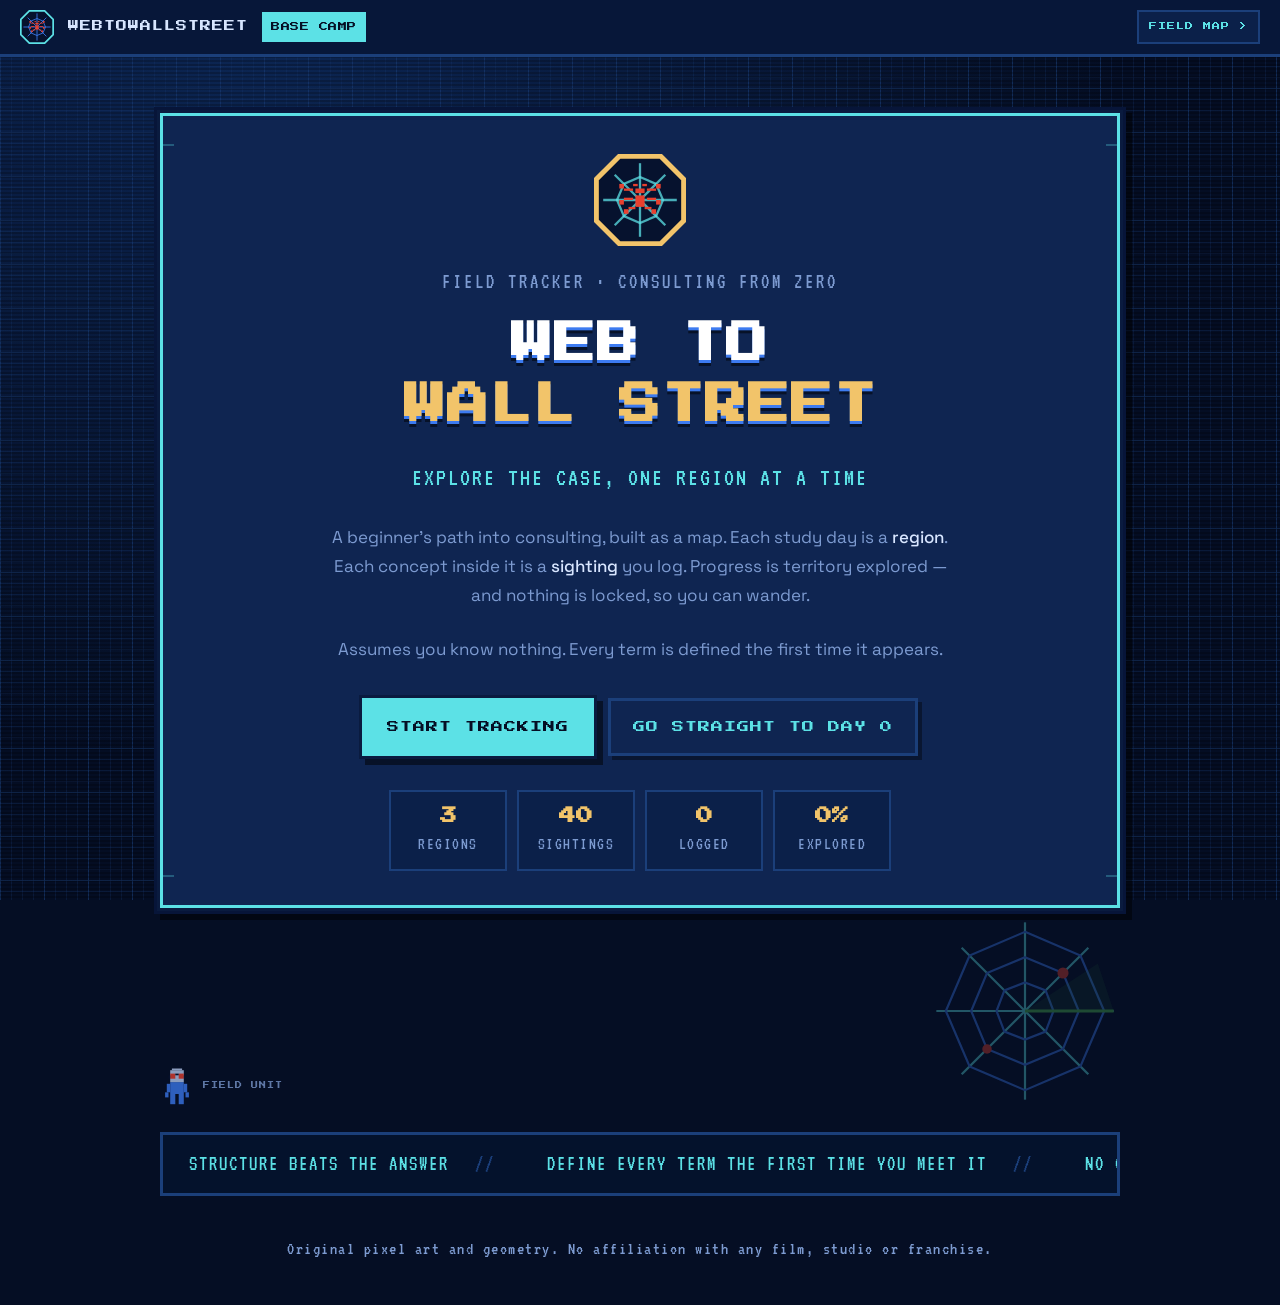
<file: index.html>
<!DOCTYPE html>
<html lang="en">
<head>
<meta charset="utf-8">
<meta name="viewport" content="width=device-width, initial-scale=1, viewport-fit=cover">
<meta name="theme-color" content="#071739">
<title>WebToWallStreet — a beginner's path into consulting</title>
<meta name="description" content="A beginner's path into consulting, built as a field tracker. Each study day is a region on a map, each concept a logged sighting, and progress is territory explored.">
<link rel="preconnect" href="https://fonts.googleapis.com">
<link rel="preconnect" href="https://fonts.gstatic.com" crossorigin>
<link href="https://fonts.googleapis.com/css2?family=Press+Start+2P&family=VT323&family=Space+Grotesk:wght@400;500;700&display=swap" rel="stylesheet">
<link rel="stylesheet" href="assets/css/w2ws.css">
</head>
<body>

<div class="map-bg" aria-hidden="true"></div>

<div class="topbar">
  <div class="topbar-in">
    <svg class="emblem" viewBox="0 0 40 40" aria-hidden="true">
      <polygon class="e-plate" points="11,1 29,1 39,11 39,29 29,39 11,39 1,29 1,11"/>
      <polygon class="e-edge" points="11,1 29,1 39,11 39,29 29,39 11,39 1,29 1,11"/>
      <g class="e-web">
        <line x1="20" y1="20" x2="20" y2="4"/><line x1="20" y1="20" x2="31" y2="9"/>
        <line x1="20" y1="20" x2="36" y2="20"/><line x1="20" y1="20" x2="31" y2="31"/>
        <line x1="20" y1="20" x2="20" y2="36"/><line x1="20" y1="20" x2="9" y2="31"/>
        <line x1="20" y1="20" x2="4" y2="20"/><line x1="20" y1="20" x2="9" y2="9"/>
        <polygon points="20,10 27,13 30,20 27,27 20,30 13,27 10,20 13,13"/>
      </g>
      <g class="e-bug">
        <rect x="18" y="18" width="4" height="5"/><rect x="18" y="15" width="4" height="2"/>
        <rect x="17" y="13" width="2" height="1"/><rect x="21" y="13" width="2" height="1"/>
        <rect x="13" y="15" width="4" height="1"/><rect x="11" y="13" width="2" height="2"/>
        <rect x="23" y="15" width="4" height="1"/><rect x="27" y="13" width="2" height="2"/>
        <rect x="13" y="19" width="4" height="1"/><rect x="11" y="20" width="2" height="2"/>
        <rect x="23" y="19" width="4" height="1"/><rect x="27" y="20" width="2" height="2"/>
        <rect x="15" y="23" width="3" height="1"/><rect x="13" y="24" width="2" height="2"/>
        <rect x="22" y="23" width="3" height="1"/><rect x="25" y="24" width="2" height="2"/>
      </g>
    </svg>
    <span class="tb-name">WEBTOWALLSTREET</span>
    <span class="tb-badge">BASE CAMP</span>
    <span class="tb-spacer"></span>
    <a class="tb-link" href="map.html">FIELD MAP &gt;</a>
  </div>
</div>

<main class="land">

  <div class="px plate">
    <span class="corner tl" aria-hidden="true"><svg viewBox="0 0 34 34"><path d="M2 12 L2 2 L12 2"/><path d="M2 20 L2 32 L14 32" opacity=".45"/></svg></span>
    <span class="corner tr" aria-hidden="true"><svg viewBox="0 0 34 34"><path d="M2 12 L2 2 L12 2"/><path d="M2 20 L2 32 L14 32" opacity=".45"/></svg></span>
    <span class="corner bl" aria-hidden="true"><svg viewBox="0 0 34 34"><path d="M2 12 L2 2 L12 2"/><path d="M2 20 L2 32 L14 32" opacity=".45"/></svg></span>
    <span class="corner br" aria-hidden="true"><svg viewBox="0 0 34 34"><path d="M2 12 L2 2 L12 2"/><path d="M2 20 L2 32 L14 32" opacity=".45"/></svg></span>

    <svg class="emblem emblem-lg" viewBox="0 0 40 40" aria-hidden="true">
      <polygon class="e-plate" points="11,1 29,1 39,11 39,29 29,39 11,39 1,29 1,11"/>
      <polygon class="e-edge" points="11,1 29,1 39,11 39,29 29,39 11,39 1,29 1,11"/>
      <g class="e-web">
        <line x1="20" y1="20" x2="20" y2="4"/><line x1="20" y1="20" x2="31" y2="9"/>
        <line x1="20" y1="20" x2="36" y2="20"/><line x1="20" y1="20" x2="31" y2="31"/>
        <line x1="20" y1="20" x2="20" y2="36"/><line x1="20" y1="20" x2="9" y2="31"/>
        <line x1="20" y1="20" x2="4" y2="20"/><line x1="20" y1="20" x2="9" y2="9"/>
        <polygon points="20,10 27,13 30,20 27,27 20,30 13,27 10,20 13,13"/>
      </g>
      <g class="e-bug">
        <rect x="18" y="18" width="4" height="5"/><rect x="18" y="15" width="4" height="2"/>
        <rect x="17" y="13" width="2" height="1"/><rect x="21" y="13" width="2" height="1"/>
        <rect x="13" y="15" width="4" height="1"/><rect x="11" y="13" width="2" height="2"/>
        <rect x="23" y="15" width="4" height="1"/><rect x="27" y="13" width="2" height="2"/>
        <rect x="13" y="19" width="4" height="1"/><rect x="11" y="20" width="2" height="2"/>
        <rect x="23" y="19" width="4" height="1"/><rect x="27" y="20" width="2" height="2"/>
        <rect x="15" y="23" width="3" height="1"/><rect x="13" y="24" width="2" height="2"/>
        <rect x="22" y="23" width="3" height="1"/><rect x="25" y="24" width="2" height="2"/>
      </g>
    </svg>

    <p class="eyebrow">Field tracker &middot; consulting from zero</p>
    <h1>WEB TO<br><em>WALL STREET</em></h1>
    <p class="sub">Explore the case, one region at a time</p>

    <p class="lede">A beginner's path into consulting, built as a map. Each study day is a <b>region</b>. Each concept inside it is a <b>sighting</b> you log. Progress is territory explored &mdash; and nothing is locked, so you can wander.</p>
    <p class="lede">Assumes you know nothing. Every term is defined the first time it appears.</p>

    <div class="cta">
      <a class="btn" href="map.html" id="startBtn">START TRACKING</a>
      <a class="btn ghost" href="Day_0.html">GO STRAIGHT TO DAY 0</a>
    </div>

    <div class="stats" id="stats"></div>
  </div>

  <div class="land-orn">
    <div class="agent" aria-hidden="true">
      <svg viewBox="0 0 20 24">
        <g class="a-body">
          <rect x="6" y="10" width="8" height="7"/><rect x="4" y="11" width="2" height="5"/>
          <rect x="14" y="11" width="2" height="5"/><rect x="6" y="17" width="3" height="6"/>
          <rect x="11" y="17" width="3" height="6"/><rect x="3" y="16" width="2" height="3"/>
          <rect x="15" y="16" width="2" height="3"/>
        </g>
        <g class="a-head"><rect x="6" y="3" width="8" height="7"/><rect x="7" y="2" width="6" height="1"/></g>
        <g class="a-visor"><rect x="6" y="5" width="3" height="3"/><rect x="11" y="5" width="3" height="3"/></g>
        <g class="a-strap"><rect x="9" y="5" width="2" height="1"/><rect x="5" y="6" width="1" height="2"/><rect x="14" y="6" width="1" height="2"/></g>
      </svg>
      <span class="a-tag">FIELD UNIT</span>
    </div>

    <svg class="radar" viewBox="0 0 120 120" aria-hidden="true">
      <g class="strand">
        <line x1="60" y1="60" x2="60" y2="4"/><line x1="60" y1="60" x2="100" y2="20"/>
        <line x1="60" y1="60" x2="116" y2="60"/><line x1="60" y1="60" x2="100" y2="100"/>
        <line x1="60" y1="60" x2="60" y2="116"/><line x1="60" y1="60" x2="20" y2="100"/>
        <line x1="60" y1="60" x2="4" y2="60"/><line x1="60" y1="60" x2="20" y2="20"/>
      </g>
      <g class="ring">
        <polygon points="60,42 73,47 78,60 73,73 60,78 47,73 42,60 47,47"/>
        <polygon points="60,26 84,36 94,60 84,84 60,94 36,84 26,60 36,36"/>
        <polygon points="60,10 95,25 110,60 95,95 60,110 25,95 10,60 25,25"/>
      </g>
      <g class="sweep"><polygon points="60,60 116,60 106,30"/><line x1="60" y1="60" x2="116" y2="60"/></g>
      <circle class="blip" cx="84" cy="36" r="3.5"/><circle class="blip" cx="36" cy="84" r="3"/>
    </svg>
  </div>

  <div class="ticker" aria-hidden="true">
    <div class="ticker-in" id="tickerIn"></div>
  </div>

  <p class="foot">Original pixel art and geometry. No affiliation with any film, studio or franchise.</p>

</main>

<script src="assets/js/curriculum.js"></script>
<script src="assets/js/progress.js"></script>
<script src="assets/js/landing.js"></script>
</body>
</html>
</file>
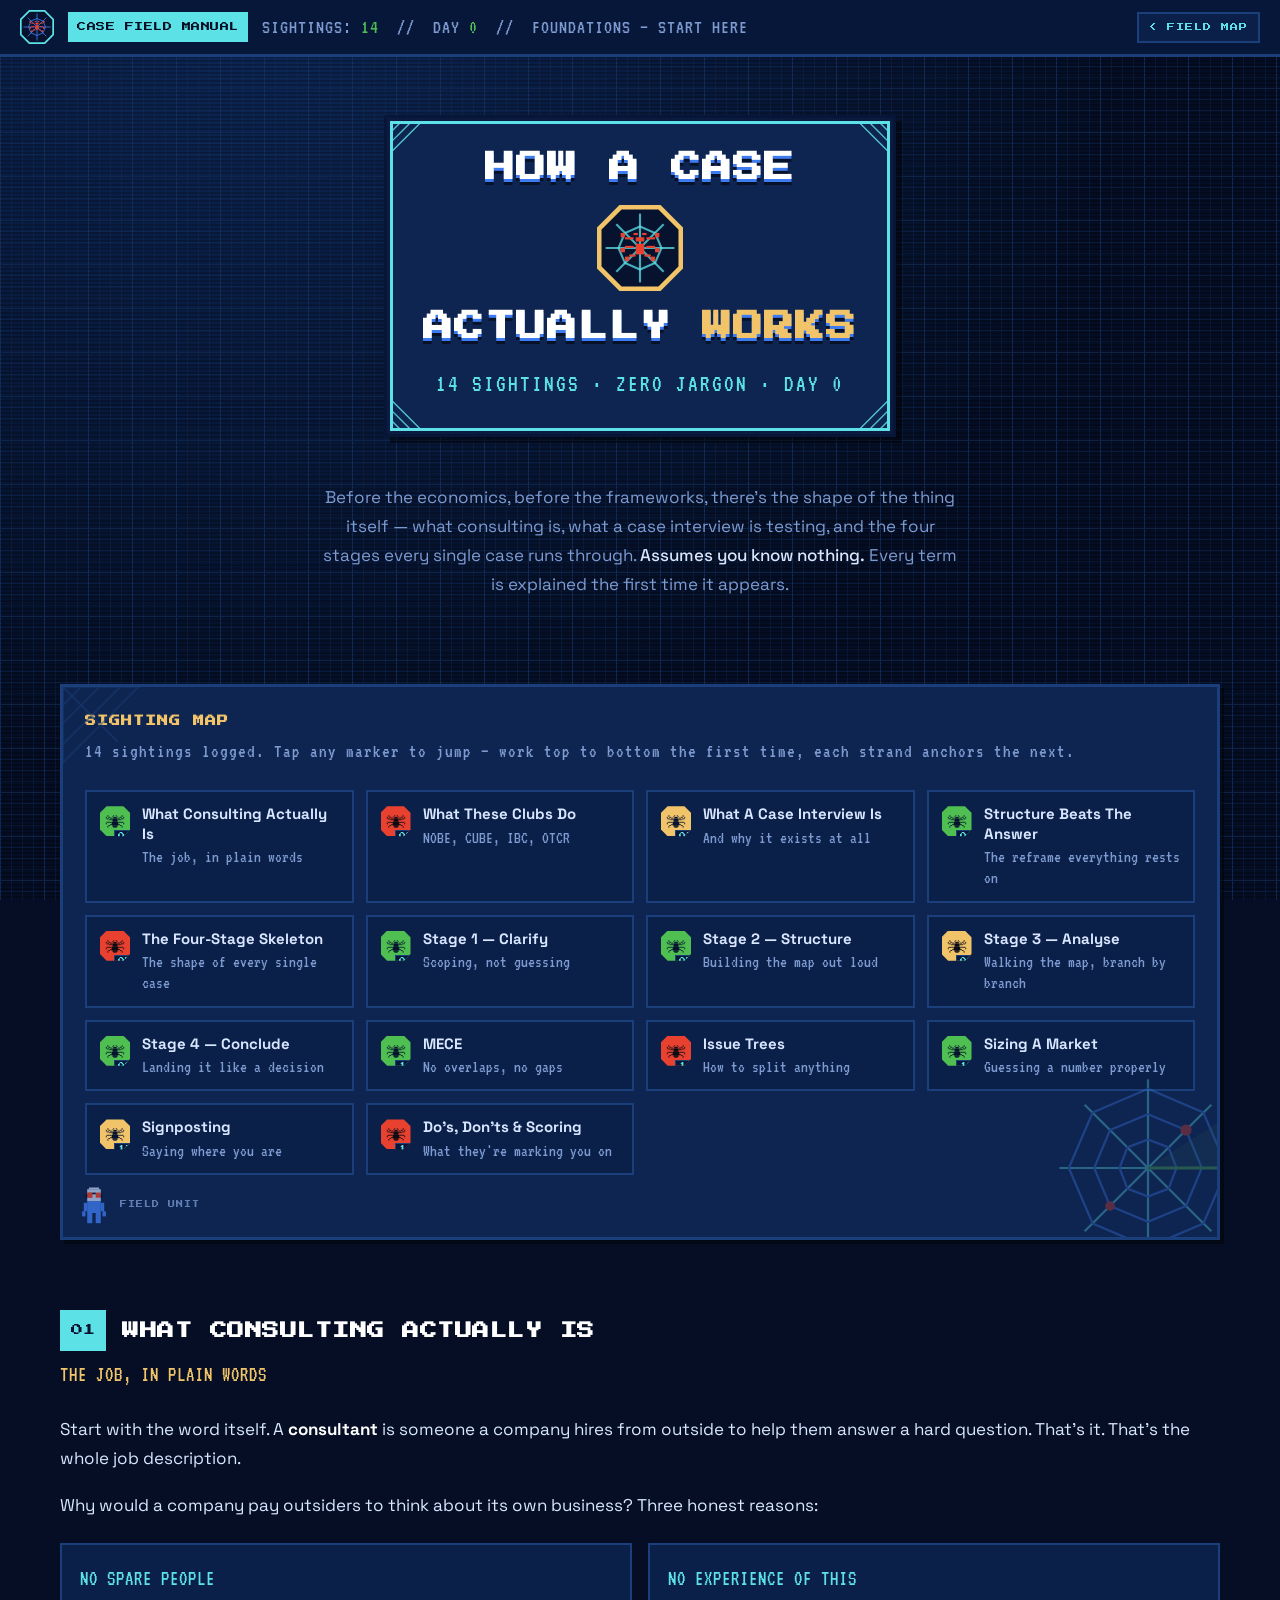
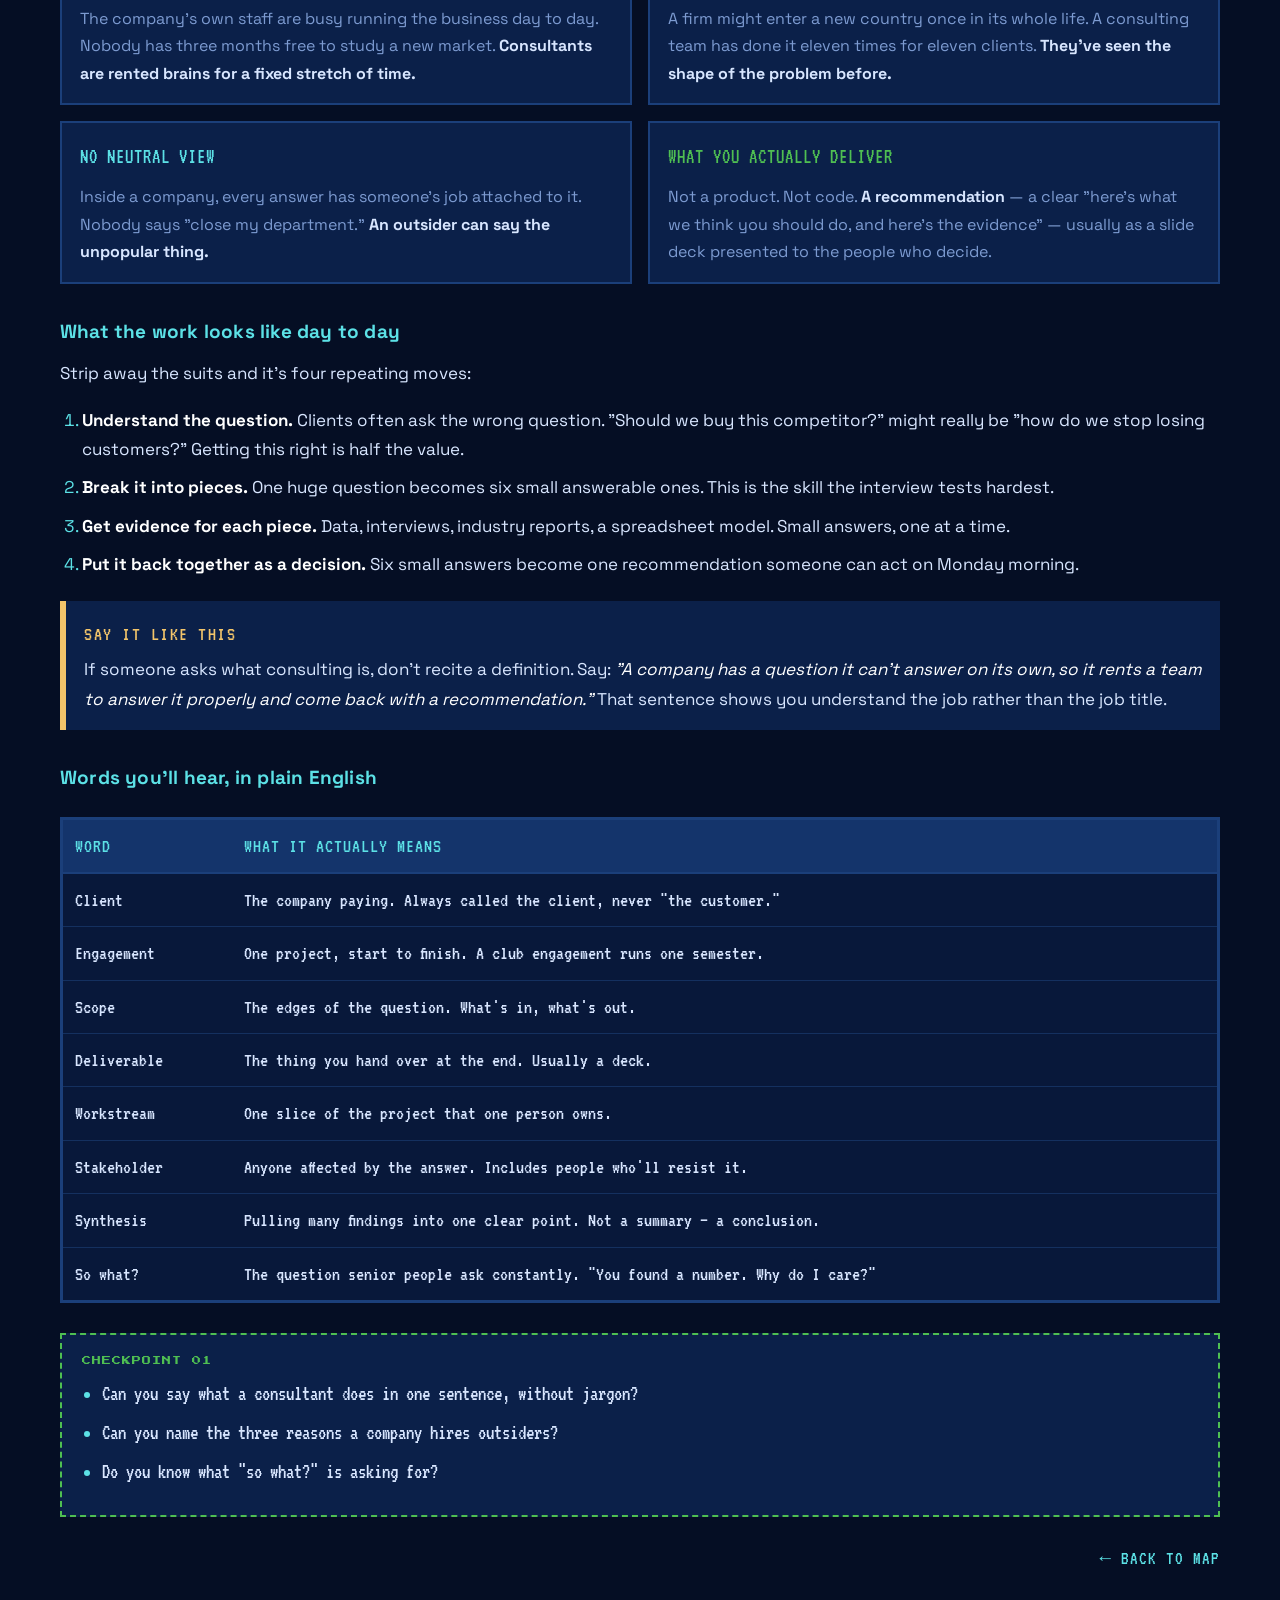
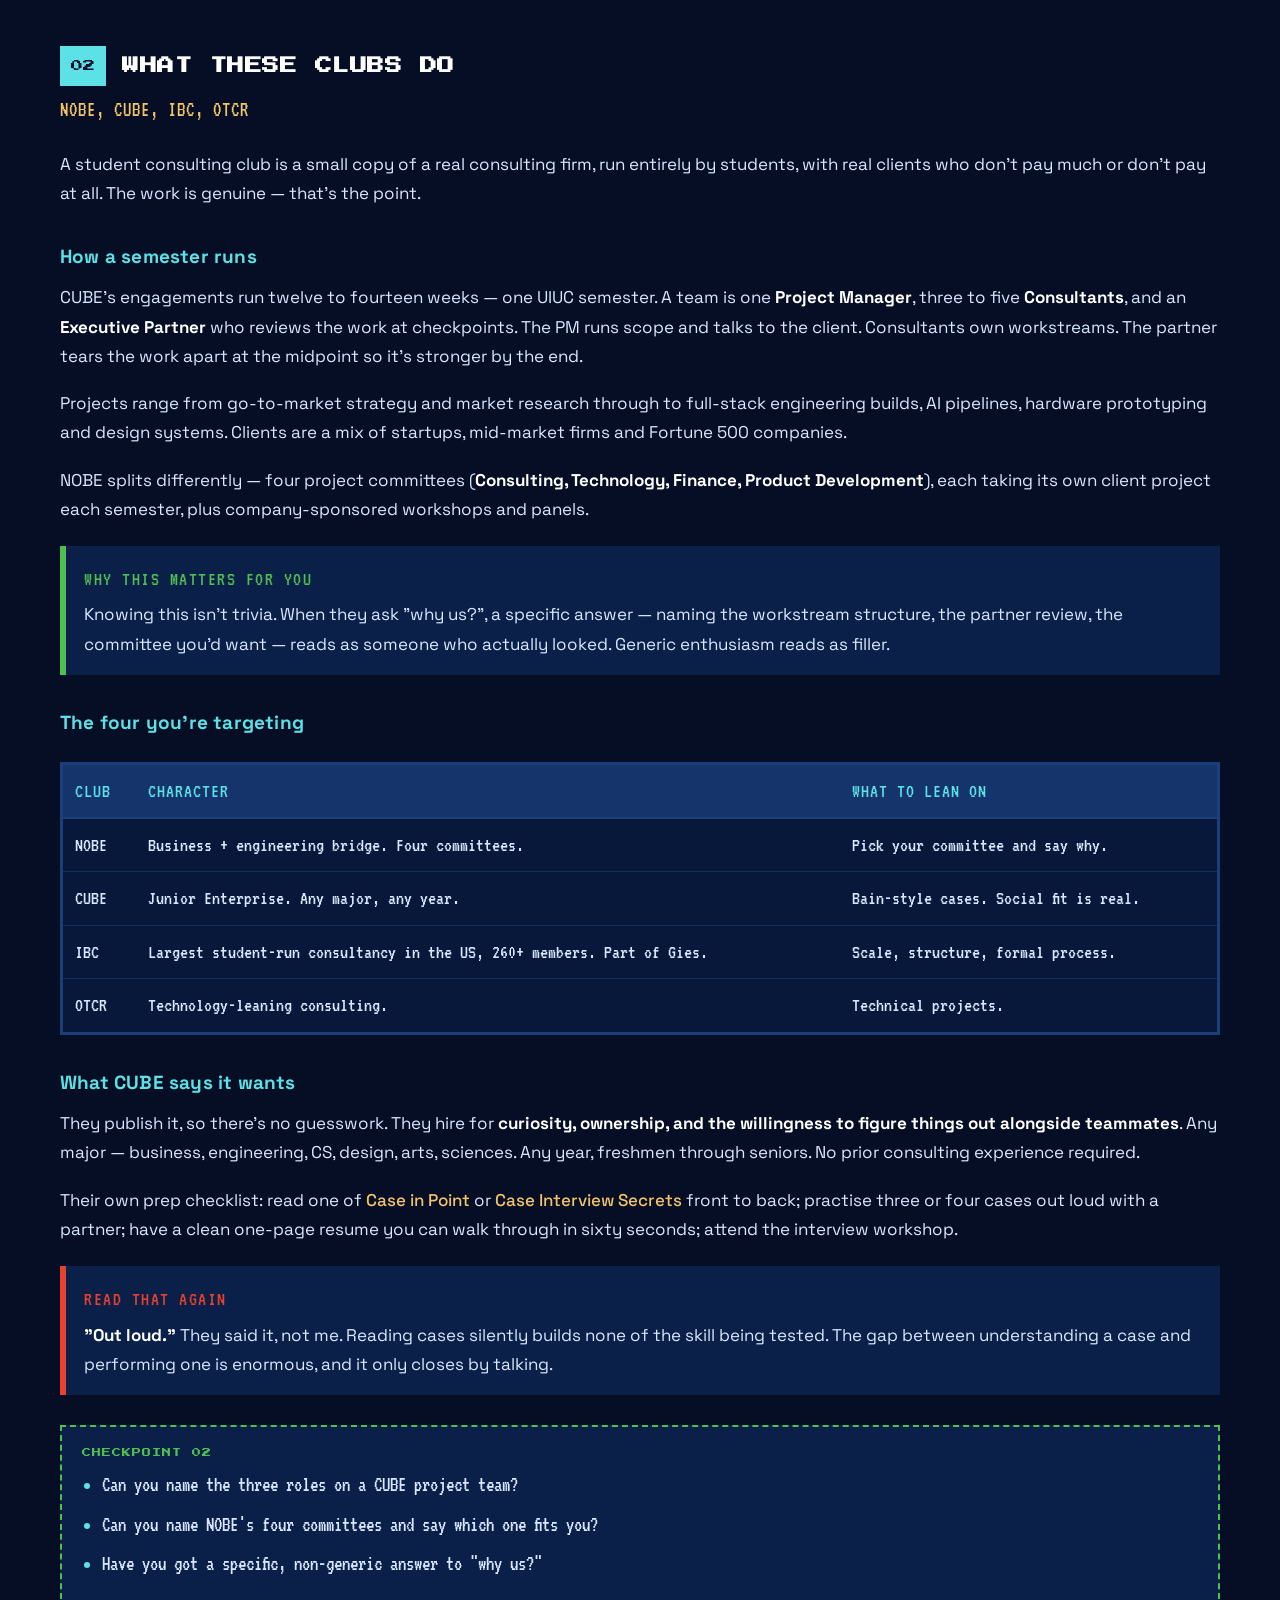
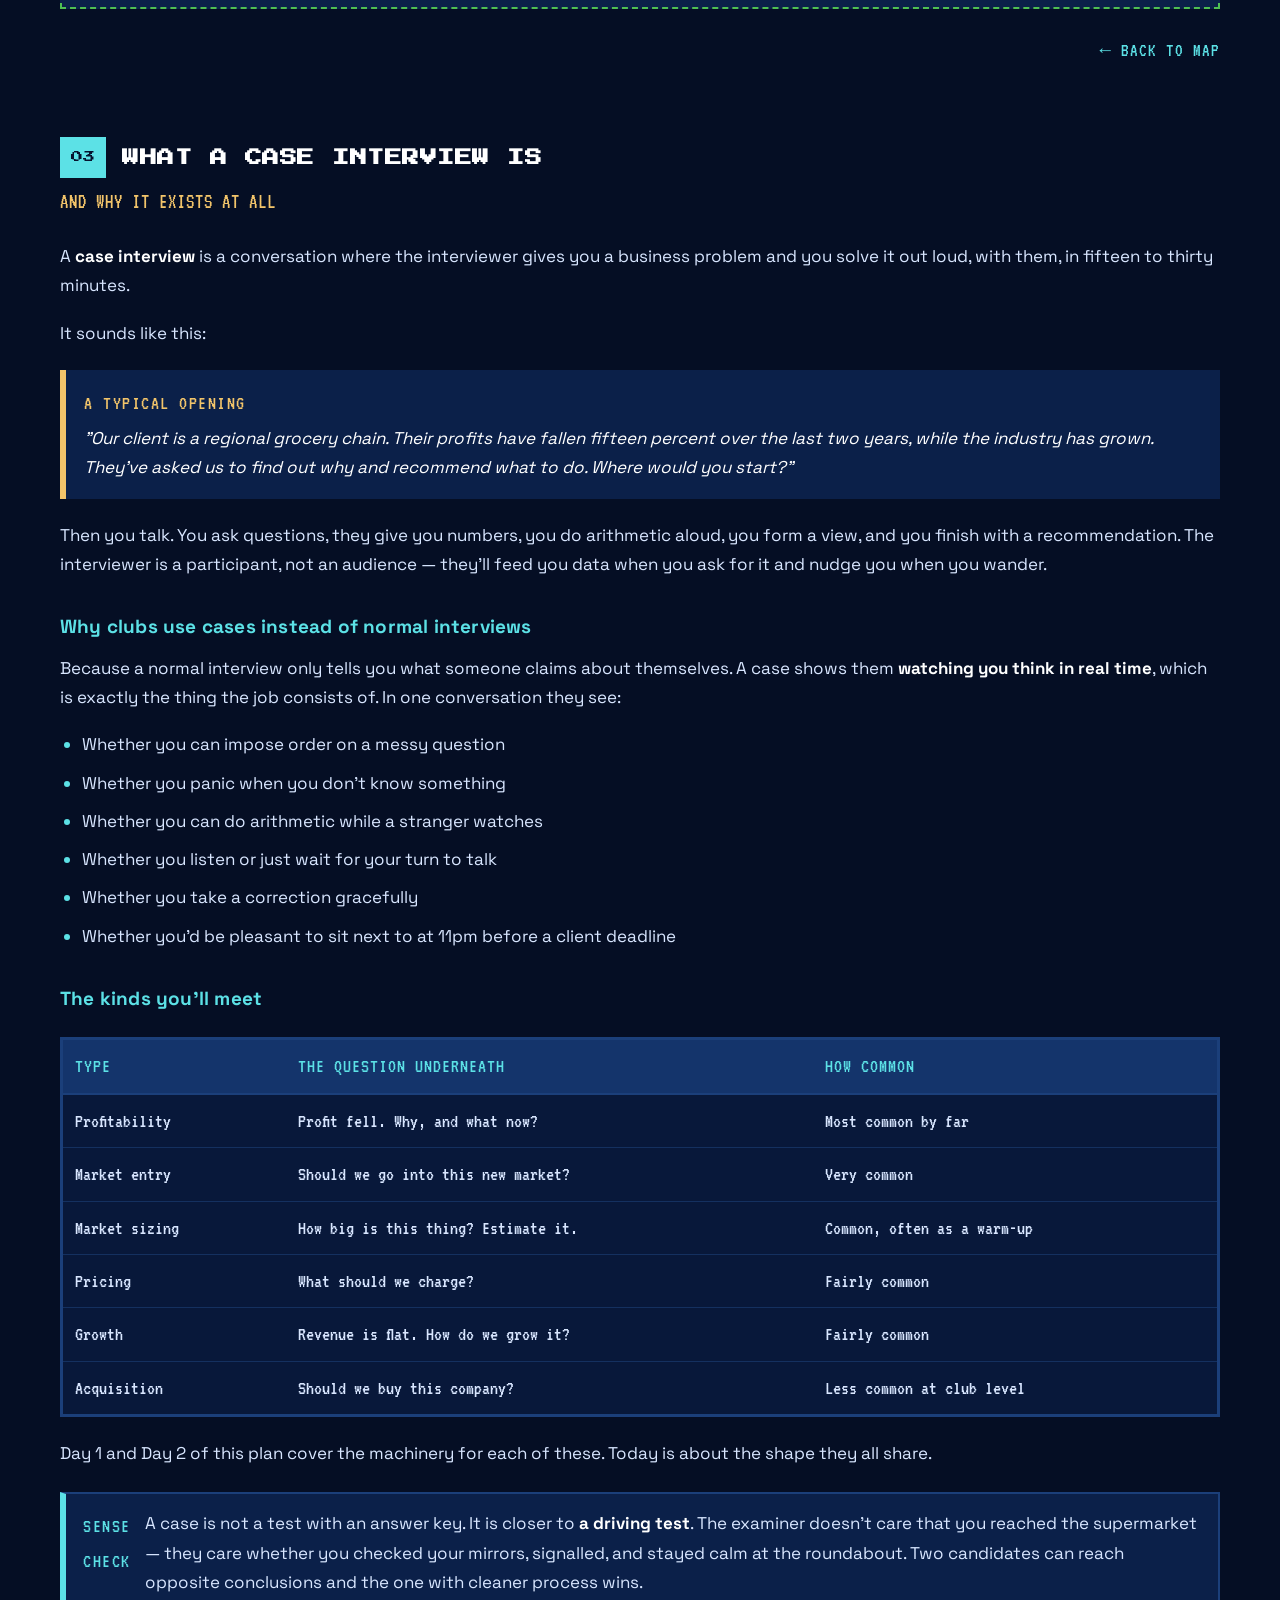
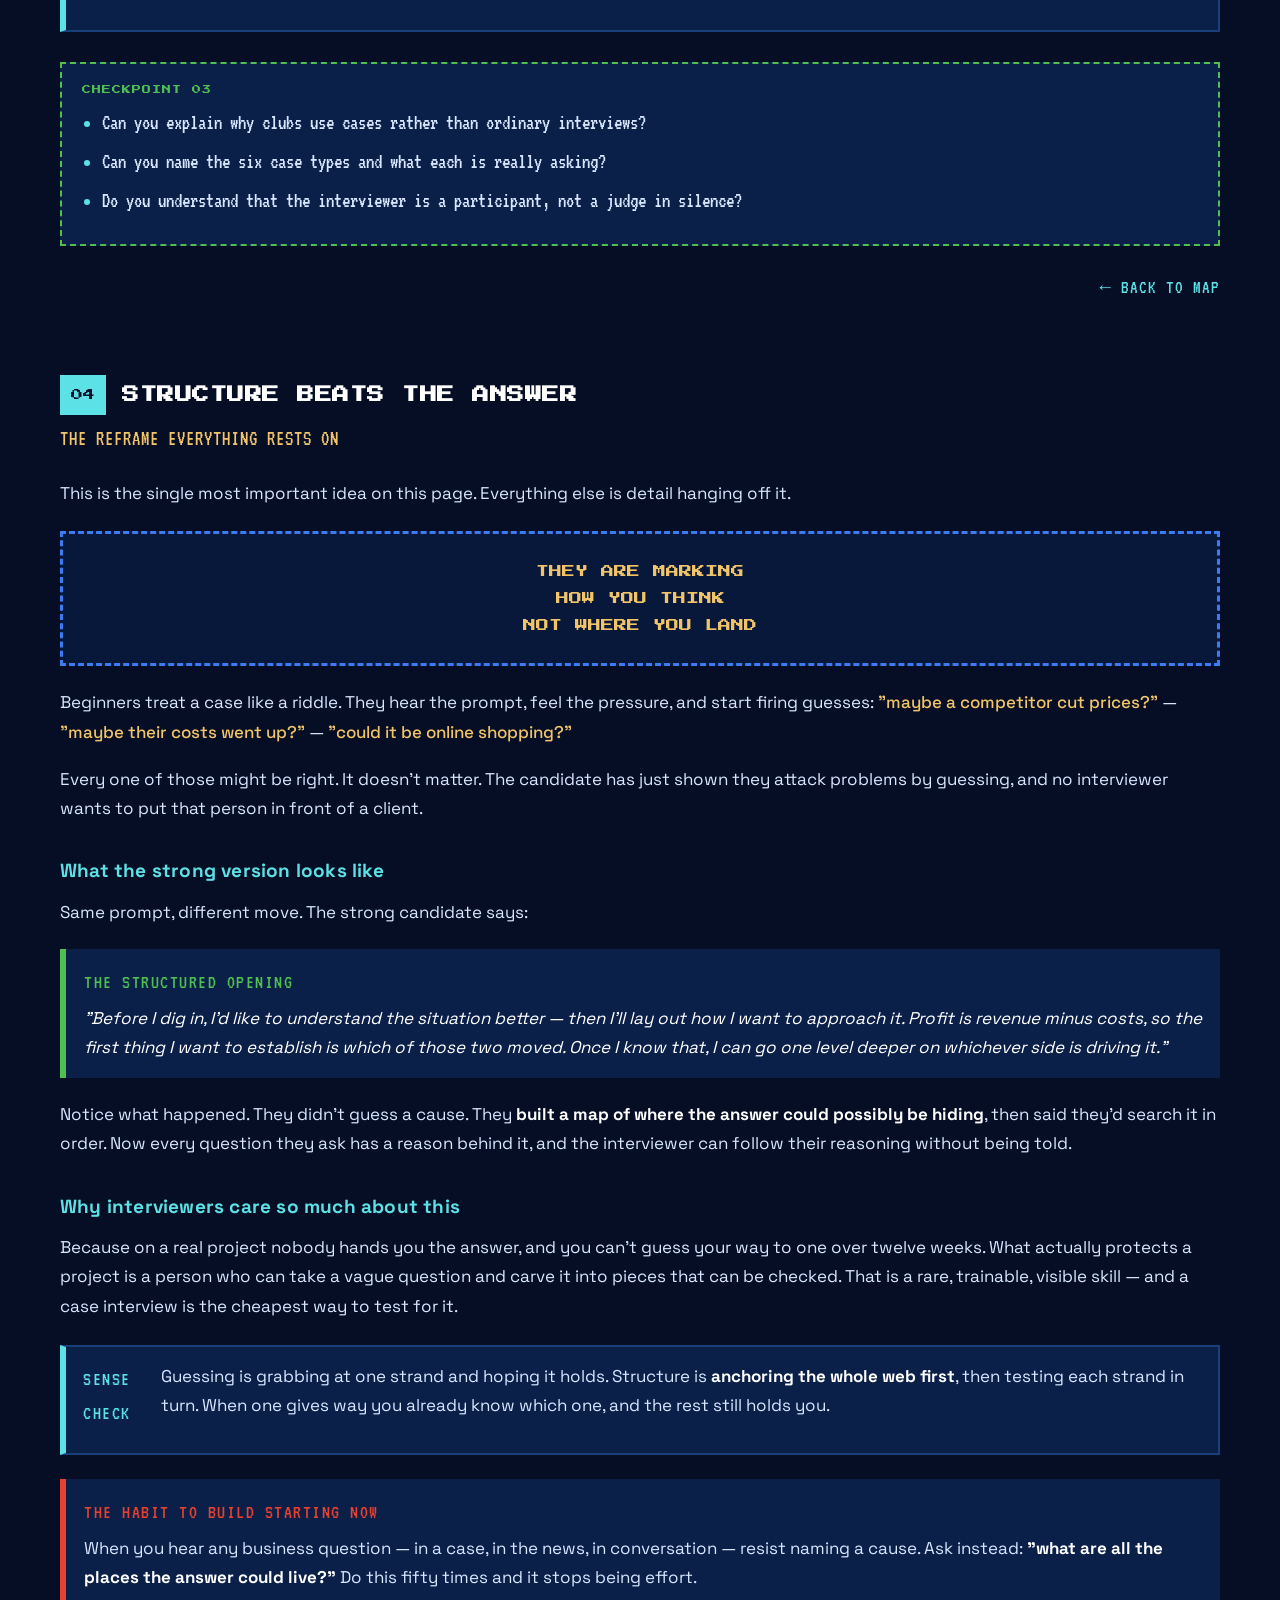
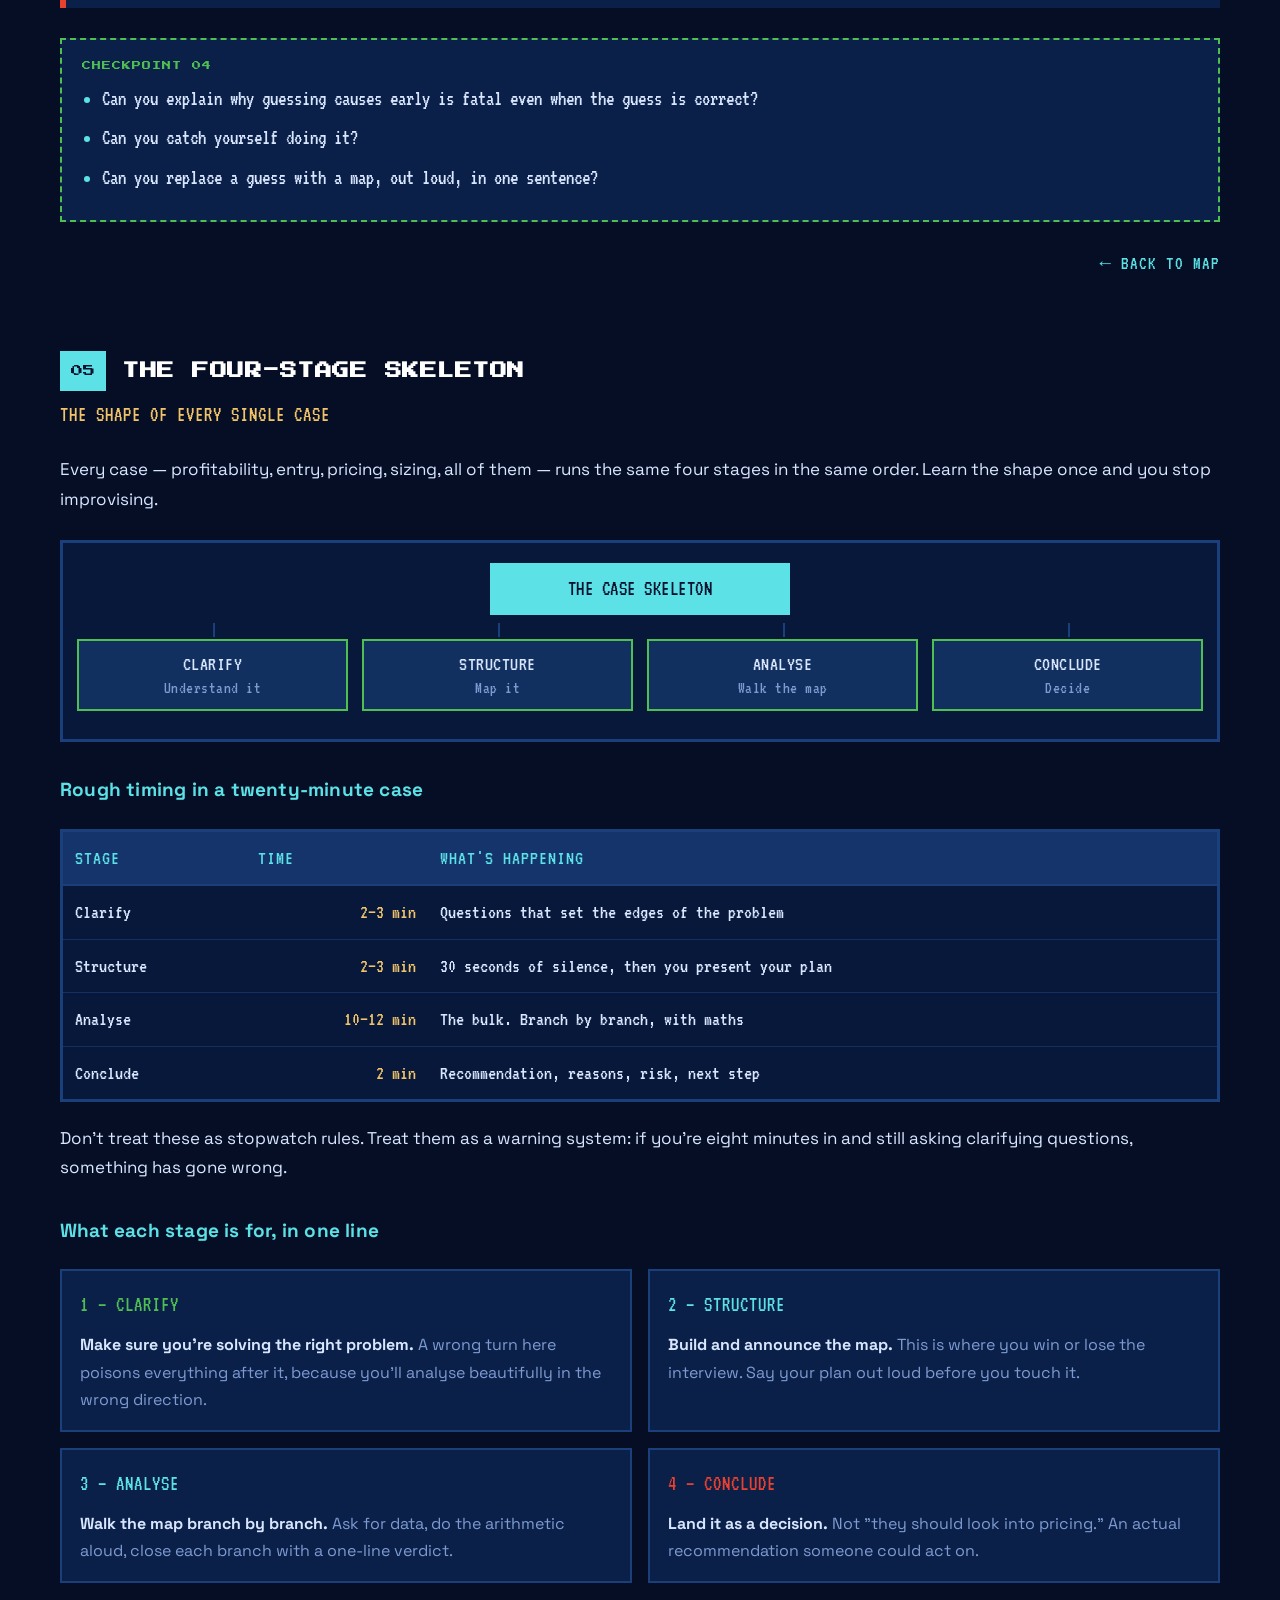
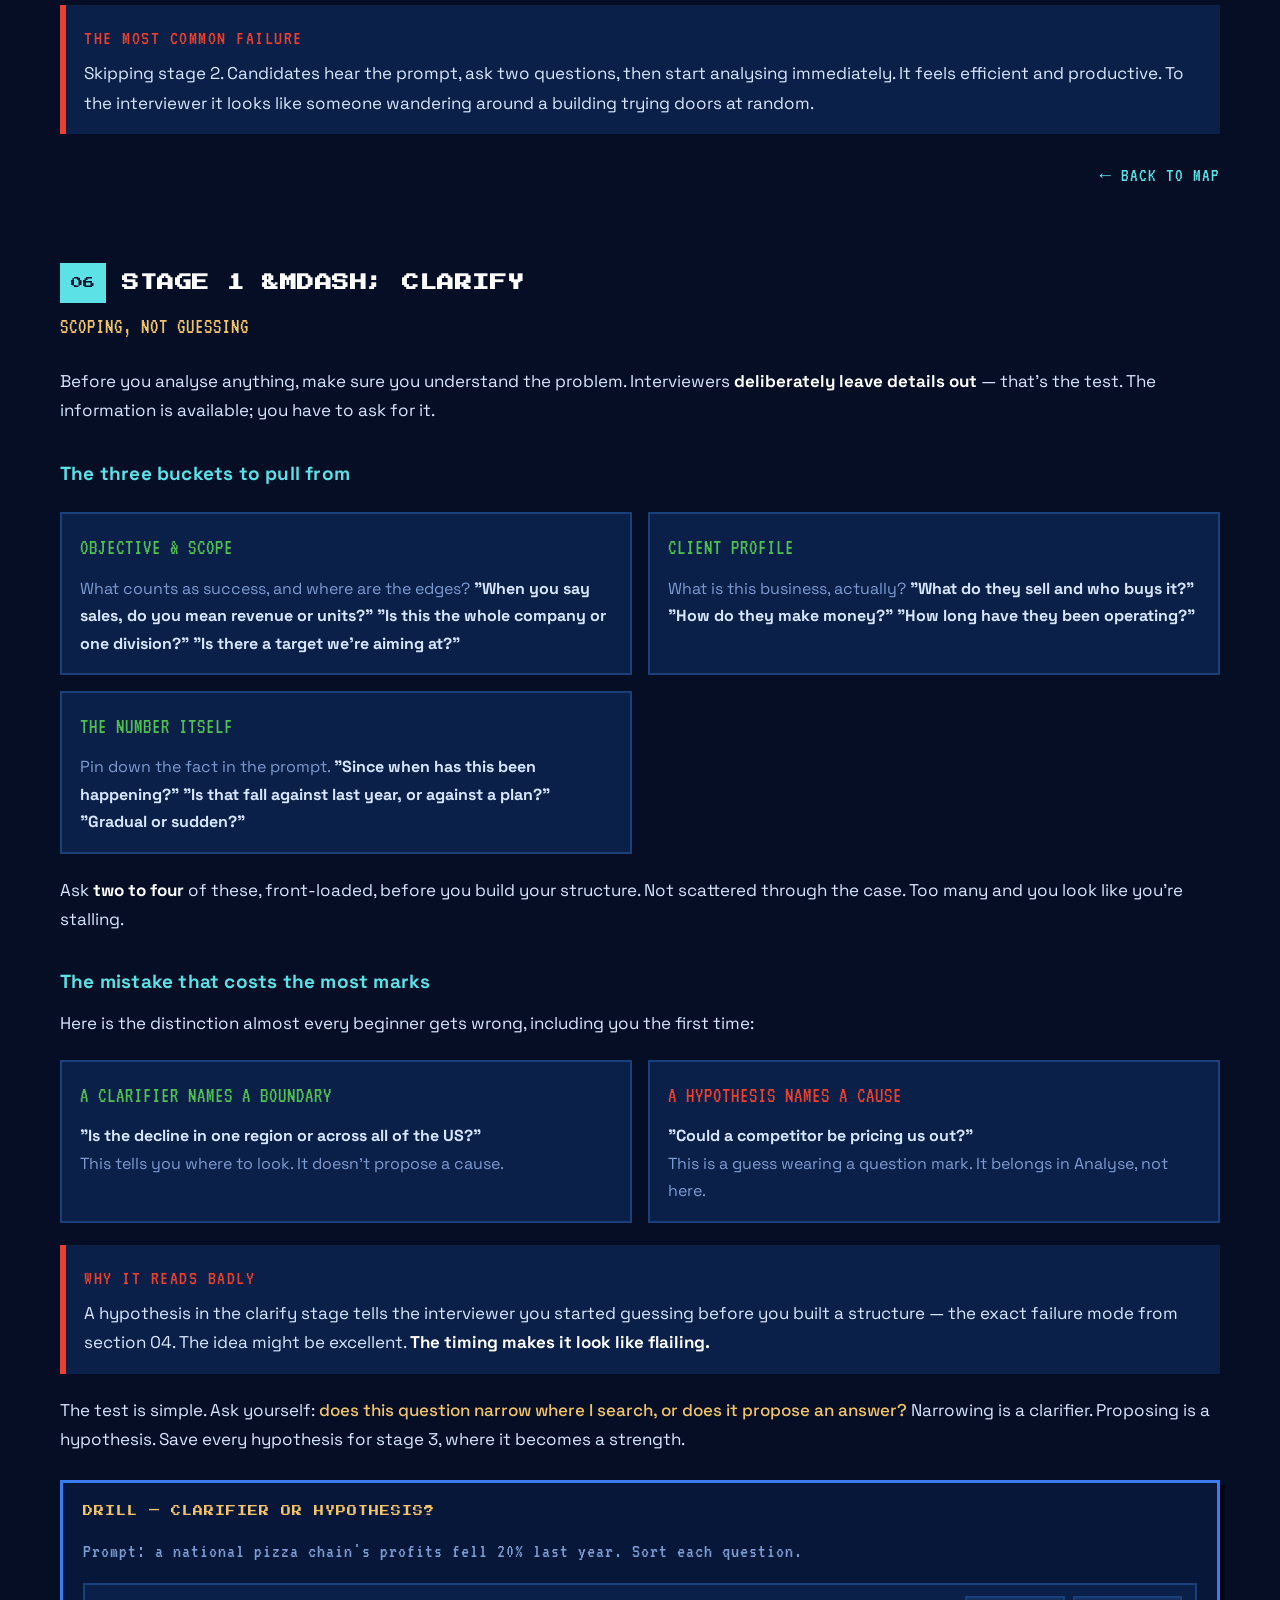
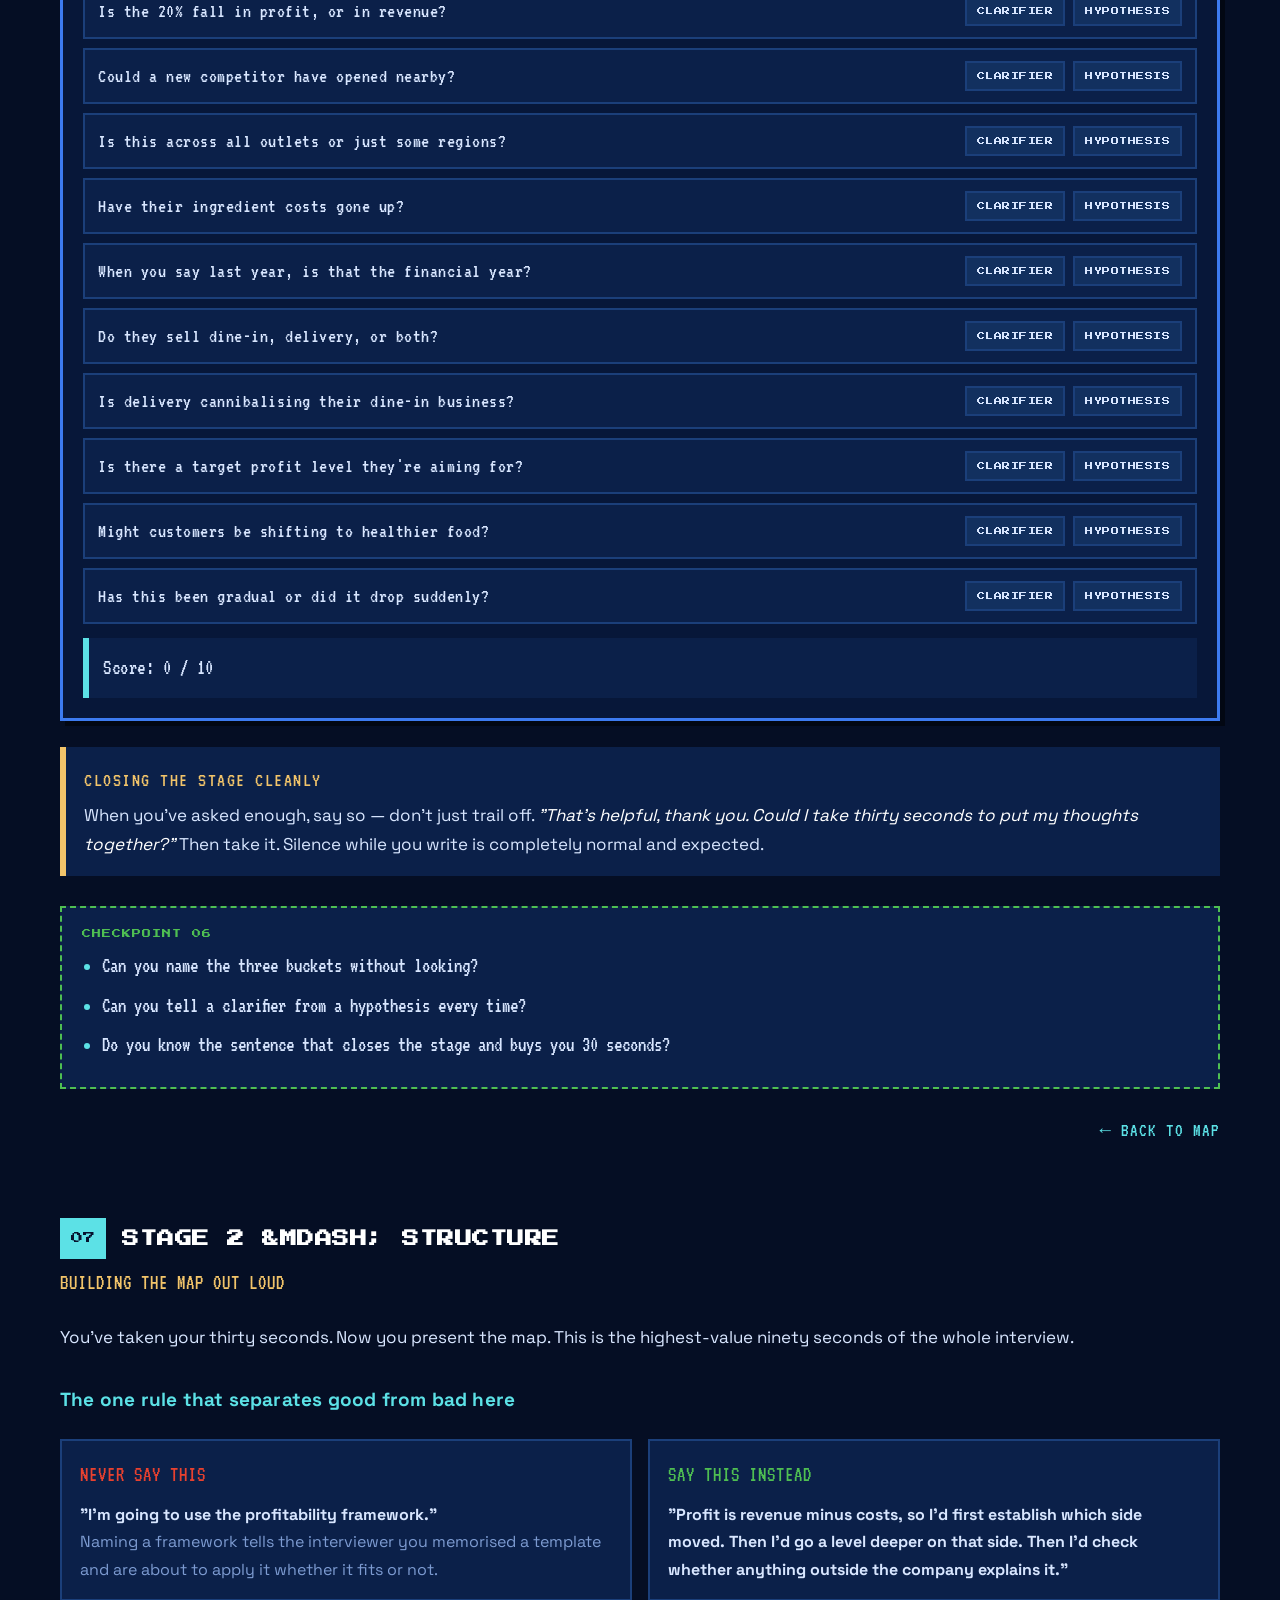
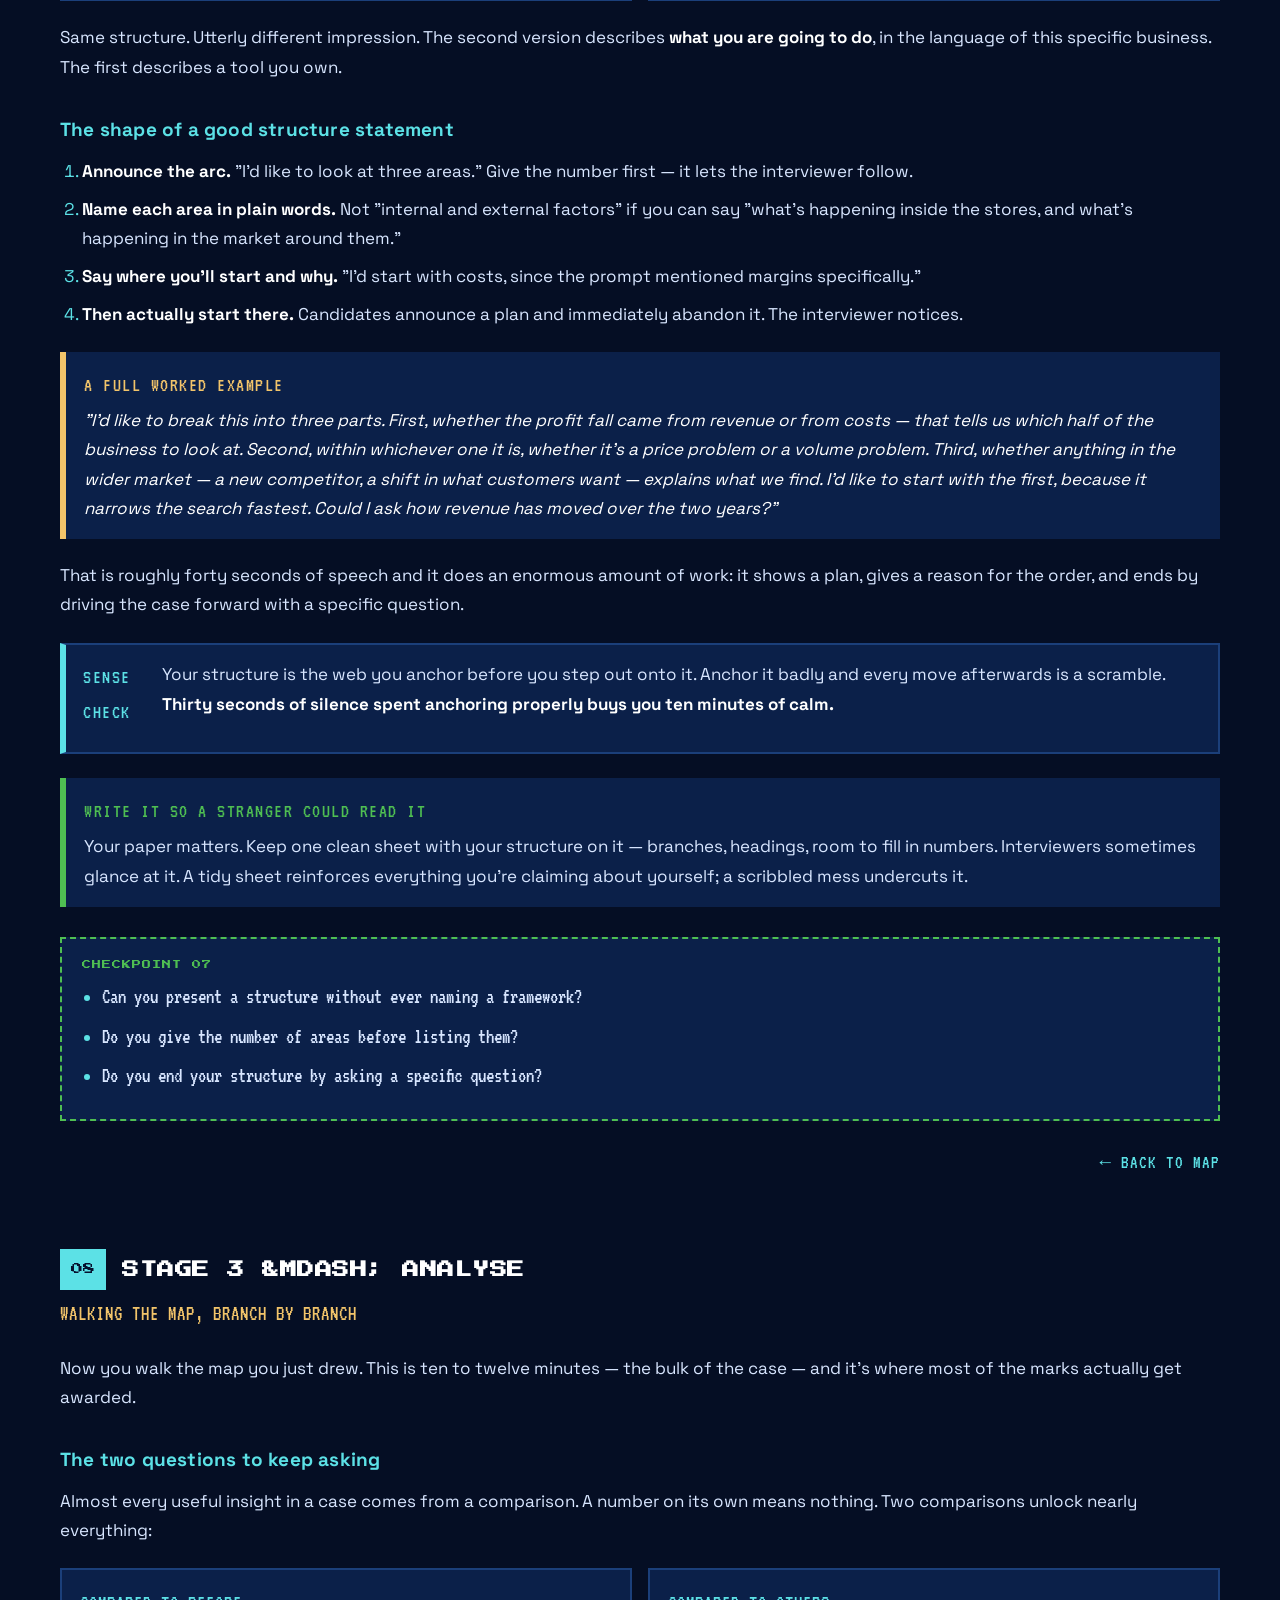
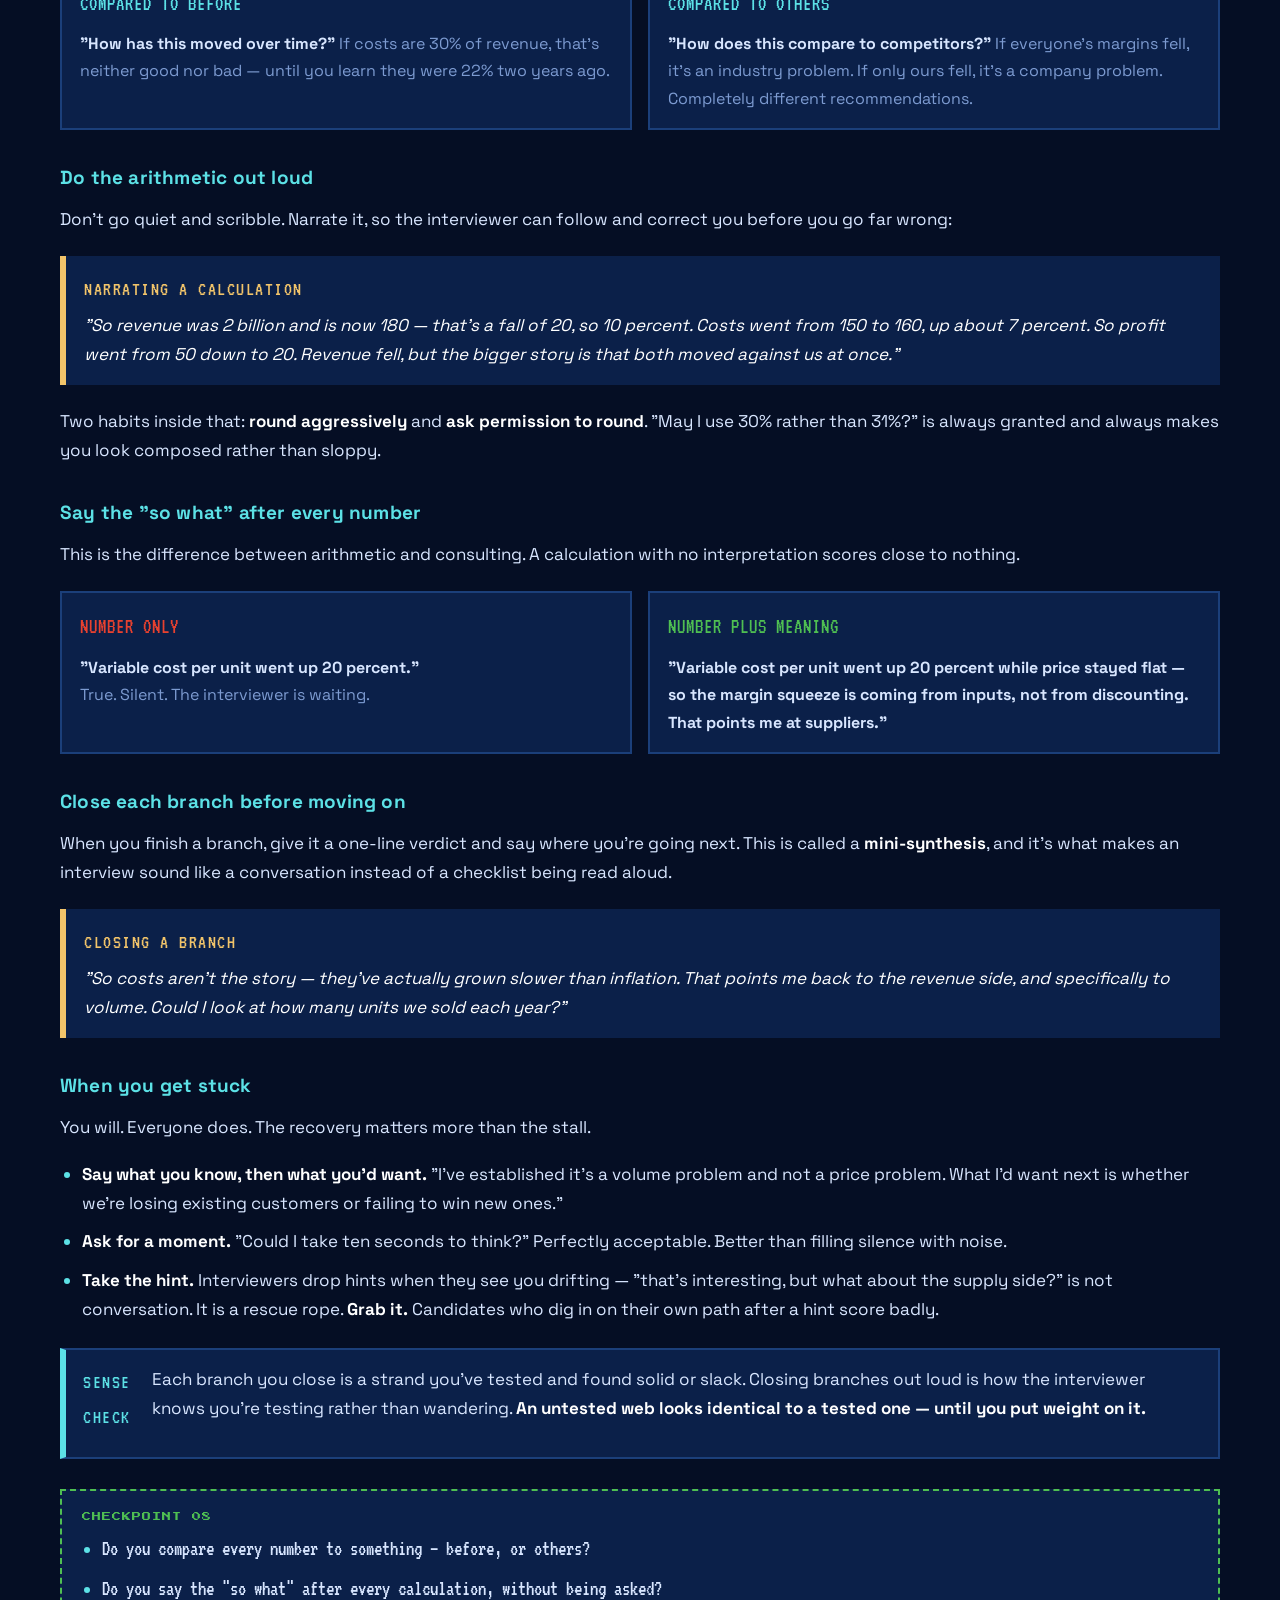
<file: Day_0.html>
<!DOCTYPE html>
<html lang="en">
<head>
<meta charset="utf-8">
<meta name="viewport" content="width=device-width, initial-scale=1, viewport-fit=cover">
<meta name="theme-color" content="#071739">
<title>Case Field Manual — the foundations behind every consulting case</title>
<link rel="preconnect" href="https://fonts.googleapis.com">
<link rel="preconnect" href="https://fonts.gstatic.com" crossorigin>
<link href="https://fonts.googleapis.com/css2?family=Press+Start+2P&family=VT323&family=Space+Grotesk:wght@400;500;700&display=swap" rel="stylesheet">
<style>
:root{
  --void:#050E24;
  --deep:#0A1B3F;
  --panel:#0F2551;
  --panel2:#14346B;
  --grid:#1B3F7A;
  --cyan:#5CE1E6;
  --blue:#3D7BF0;
  --red:#E8412F;
  --green:#4FBF52;
  --amber:#F2C46A;
  --ink:#D8E6FF;
  --dim:#7D9BD1;
  --display:'Press Start 2P',monospace;
  --hud:'VT323',monospace;
  --body:'Space Grotesk',system-ui,sans-serif;
}
*{box-sizing:border-box;-webkit-tap-highlight-color:rgba(92,225,230,.25)}
html{-webkit-text-size-adjust:100%}
html{scroll-behavior:smooth;overflow-x:hidden}
body{overflow-x:hidden}
body{
  margin:0;
  background:var(--void);
  color:var(--ink);
  font-family:var(--body);
  font-size:17px;
  line-height:1.72;
  -webkit-font-smoothing:antialiased;
}
/* ---- grid map atmosphere ---- */
.map-bg{
  position:fixed;inset:0;z-index:0;pointer-events:none;
  background:
    linear-gradient(rgba(27,63,122,.55) 1px,transparent 1px) 0 0/44px 44px,
    linear-gradient(90deg,rgba(27,63,122,.55) 1px,transparent 1px) 0 0/44px 44px,
    linear-gradient(rgba(27,63,122,.28) 1px,transparent 1px) 0 0/11px 11px,
    linear-gradient(90deg,rgba(27,63,122,.28) 1px,transparent 1px) 0 0/11px 11px,
    radial-gradient(ellipse at 20% 0%,#0E2A5C 0%,#050E24 60%);
  opacity:.9;
}
.map-bg::after{
  content:"";position:absolute;inset:0;
  background:repeating-linear-gradient(180deg,rgba(0,0,0,.22) 0 2px,transparent 2px 4px);
  mix-blend-mode:multiply;
}
.wrap{position:relative;z-index:1;max-width:1200px;margin:0 auto;padding:0 20px 120px}

/* ---- pixel frame utility ---- */
.px{
  background:var(--panel);
  border:3px solid var(--cyan);
  box-shadow:
    0 0 0 3px var(--deep),
    0 0 0 6px #071539,
    6px 6px 0 6px rgba(0,0,0,.45);
}
.px-flat{
  background:var(--panel);
  border:3px solid var(--grid);
  box-shadow:4px 4px 0 0 rgba(0,0,0,.4);
}

/* ---- top bar ---- */
.topbar{
  position:sticky;top:0;z-index:40;
  background:#071739;
  border-bottom:3px solid var(--grid);
  padding:10px 20px;
  display:flex;align-items:center;gap:14px;flex-wrap:wrap;
}
.badge{
  font-family:var(--display);font-size:9px;color:var(--void);
  background:var(--cyan);padding:7px 9px;letter-spacing:.5px;
}
.topbar .tick{font-family:var(--hud);font-size:20px;color:var(--dim);letter-spacing:1px}
.topbar .tick b{color:var(--green);font-weight:400}

/* ---- hero ---- */
header.hero{padding:64px 0 40px;text-align:center;position:relative}
.hero .plate{
  display:inline-block;padding:22px 30px;margin-bottom:26px;
}
.hero h1{
  font-family:var(--display);
  font-size:clamp(15px,3.4vw,30px);
  line-height:1.5;margin:0;color:#fff;
  text-shadow:0 3px 0 var(--blue),0 6px 0 rgba(0,0,0,.5);
  letter-spacing:1px;
}
.hero h1 em{color:var(--amber);font-style:normal}
.hero .sub{
  font-family:var(--hud);font-size:24px;color:var(--cyan);
  letter-spacing:2px;margin:14px 0 0;text-transform:uppercase;
}
.hero .lede{max-width:640px;margin:26px auto 0;color:var(--dim);font-size:17px}
.hero .lede b{color:var(--ink);font-weight:500}

/* ---- marker map / TOC ---- */
.tracker{margin:44px 0 0;padding:26px 22px 62px;scroll-margin-top:84px}
.tracker h2{
  font-family:var(--display);font-size:11px;color:var(--amber);
  margin:0 0 4px;letter-spacing:1px;
}
.tracker .hint{font-family:var(--hud);font-size:19px;color:var(--dim);margin:0 0 22px;letter-spacing:1px}
.markers{
  display:grid;gap:12px;
  grid-template-columns:repeat(auto-fill,minmax(232px,1fr));
}
.marker{
  display:flex;gap:12px;align-items:flex-start;
  text-decoration:none;color:var(--ink);
  background:#0B2049;border:2px solid var(--grid);
  padding:12px 13px;transition:transform .12s steps(2),background .12s,border-color .12s;
}
.marker:hover,.marker:focus-visible{
  background:#153B7C;border-color:var(--cyan);transform:translate(-2px,-2px);
  box-shadow:4px 4px 0 0 rgba(0,0,0,.5);outline:none;
}
.pin{
  flex:none;width:30px;height:30px;margin-top:2px;position:relative;
  display:grid;place-items:center;
  background:var(--green);
  clip-path:polygon(22% 0,78% 0,100% 22%,100% 78%,78% 100%,22% 100%,0 78%,0 22%);
}
.pin svg{width:20px;height:20px;display:block}
.pin .bug{fill:#06122E}
.marker:nth-child(3n+2) .pin{background:var(--red)}
.marker:nth-child(3n+2) .pin .bug{fill:#0B0B14}
.marker:nth-child(5n+3) .pin{background:var(--amber)}
.pin .no{
  position:absolute;bottom:-7px;right:-6px;
  font-family:var(--display);font-size:7px;color:var(--cyan);
  background:#071739;border:1px solid var(--grid);padding:2px 3px;line-height:1;
}
.m-t{font-family:var(--body);font-weight:700;font-size:15px;line-height:1.3;display:block}
.m-s{font-family:var(--hud);font-size:17px;color:var(--dim);line-height:1.25;display:block;margin-top:3px}

/* ---- web radar + strands ---- */
.tracker{position:relative;overflow:hidden}
.radar{
  position:absolute;right:-26px;bottom:-26px;width:190px;height:190px;
  opacity:.34;pointer-events:none;
}
.radar .strand{stroke:var(--cyan);fill:none;stroke-width:1.4}
.radar .ring{stroke:var(--blue);fill:none;stroke-width:1.4}
.radar .blip{fill:var(--red)}
.radar .sweep{
  transform-origin:60px 60px;
  animation:sweep 5.5s steps(16,end) infinite;
}
.radar .sweep line{stroke:var(--green);stroke-width:2}
.radar .sweep polygon{fill:var(--green);opacity:.16}
@keyframes sweep{from{transform:rotate(0deg)}to{transform:rotate(360deg)}}
.radar .blip{animation:pulse 2.2s steps(2,end) infinite}
.radar .blip:nth-of-type(2){animation-delay:1.1s}
@keyframes pulse{0%,49%{opacity:1}50%,100%{opacity:.25}}
@media(max-width:700px){.radar{display:none}}

.webcorner{position:absolute;width:78px;height:78px;pointer-events:none;opacity:.5}
.webcorner path{stroke:var(--grid);fill:none;stroke-width:1.3}
.wc-tl{top:0;left:0}
@media(max-width:640px){.webcorner{width:52px;height:52px;opacity:.35}}


/* ---- issue tree diagram ---- */
.tree{margin:26px 0;padding:20px 14px;background:#08183A;border:3px solid var(--grid)}
.tnode{
  font-family:var(--hud);font-size:20px;line-height:1.25;letter-spacing:.5px;
  text-align:center;padding:11px 10px;border:2px solid var(--cyan);
  background:#0B2049;color:var(--ink);
}
.tnode span{display:block;font-size:17px;color:var(--dim)}
.tnode.t0{
  background:var(--cyan);color:#06122E;border-color:var(--cyan);
  max-width:300px;margin:0 auto 8px;font-size:21px;
}
.tnode.t1{background:#12305F;border-color:var(--green);margin-bottom:8px}
.tnode.t1.red{border-color:var(--red)}
.tnode.t2{margin-bottom:8px;border-color:var(--grid)}
.tnode.t2.red{border-left:5px solid var(--red)}
.tnode.t2:not(.red){border-left:5px solid var(--green)}
.trow{display:grid;grid-template-columns:1fr 1fr;gap:14px}
.tbranch{position:relative;padding-top:16px}
.tbranch::before{
  content:"";position:absolute;top:0;left:50%;width:2px;height:14px;background:var(--grid);
}
@media(max-width:640px){
  .tree{padding:14px 10px}
  .trow{grid-template-columns:1fr;gap:10px}
  .tnode{font-size:18px;padding:10px 8px}
  .tnode span{font-size:16px}
  .tnode.t0{font-size:19px}
}

/* ---- emblem ---- */
.emblem{width:34px;height:34px;flex:none;display:block}
.emblem .e-plate{fill:#06122E}
.emblem .e-edge{fill:none;stroke:var(--cyan);stroke-width:2}
.emblem .e-web line,.emblem .e-web polygon{stroke:var(--blue);fill:none;stroke-width:1}
.emblem .e-bug rect{fill:var(--red)}
.emblem-lg{
  width:86px;height:86px;margin:14px auto;
}
.emblem-lg .e-edge{stroke:var(--amber);stroke-width:2.2}
.emblem-lg .e-web line,.emblem-lg .e-web polygon{stroke:var(--cyan);opacity:.75}
.hero h1{margin:0}

/* ---- corner field-unit sprite ---- */
.agent{
  position:absolute;left:14px;bottom:12px;
  display:flex;align-items:center;gap:9px;
  opacity:.75;pointer-events:none;
}
.agent svg{width:34px;height:41px;display:block}
.agent .a-body rect{fill:var(--blue)}
.agent .a-head rect{fill:#B9CCF0}
.agent .a-visor rect{fill:var(--red)}
.agent .a-strap rect{fill:#06122E}
.agent .a-tag{
  font-family:var(--display);font-size:7px;color:var(--dim);letter-spacing:1px;
}
@media(max-width:900px){.agent{display:none}}
.strandline{
  display:block;width:100%;height:26px;margin:56px 0 0;opacity:.5;
}
.strandline path{stroke:var(--grid);fill:none;stroke-width:2}
.strandline circle{fill:var(--blue)}
.hero .plate{position:relative}
.corner{position:absolute;width:34px;height:34px;opacity:.85;pointer-events:none}
.corner path{stroke:var(--cyan);fill:none;stroke-width:1.6}
.corner.tl{top:-3px;left:-3px}
.corner.tr{top:-3px;right:-3px;transform:scaleX(-1)}
.corner.bl{bottom:-3px;left:-3px;transform:scaleY(-1)}
.corner.br{bottom:-3px;right:-3px;transform:scale(-1)}

/* ---- sense check ---- */
.sense{
  display:flex;gap:14px;align-items:flex-start;
  background:#0B2049;border:2px solid var(--grid);border-left:6px solid var(--cyan);
  padding:15px 17px;margin:24px 0;
}
.sense .icon{flex:none;width:30px;height:30px;margin-top:2px}
.sense .icon .bug{fill:var(--cyan)}
.sense .txt{margin:0}
.sense .lab{
  font-family:var(--hud);font-size:20px;letter-spacing:1.5px;text-transform:uppercase;
  color:var(--cyan);display:block;margin-bottom:2px;
}

/* ---- sections ---- */
section.mod{margin:70px 0 0;scroll-margin-top:84px}
.mod-head{display:flex;gap:16px;align-items:center;margin-bottom:6px;flex-wrap:wrap}
.mod-num{
  font-family:var(--display);font-size:12px;color:#06122E;background:var(--cyan);
  padding:10px 11px;flex:none;
}
.mod h2{
  font-family:var(--display);font-size:clamp(13px,2vw,17px);color:#fff;
  margin:0;line-height:1.5;letter-spacing:.5px;
}
.mod .tagline{
  font-family:var(--hud);font-size:21px;color:var(--amber);
  letter-spacing:1px;margin:0 0 22px;text-transform:uppercase;
}
.mod p{margin:0 0 18px}
.mod h3{
  font-family:var(--body);font-weight:700;font-size:19px;color:var(--cyan);
  margin:32px 0 10px;letter-spacing:.2px;
}
.mod h4{
  font-family:var(--hud);font-size:22px;color:var(--amber);letter-spacing:1px;
  margin:24px 0 8px;text-transform:uppercase;font-weight:400;
}
.mod ul,.mod ol{margin:0 0 18px;padding-left:22px}
.mod li{margin-bottom:9px}
.mod li::marker{color:var(--cyan)}
strong{color:#fff;font-weight:700}
em.hl{font-style:normal;color:var(--amber);font-weight:500}
code{
  font-family:var(--hud);font-size:19px;background:#08183A;color:var(--cyan);
  padding:1px 6px;border:1px solid var(--grid);
}

/* ---- special blocks ---- */
.formula{
  font-family:var(--display);font-size:clamp(9px,1.5vw,13px);line-height:2.1;
  text-align:center;color:var(--amber);
  background:#08183A;border:3px dashed var(--blue);
  padding:24px 16px;margin:22px 0;
}
.callout{
  background:#0B2049;border-left:6px solid var(--red);
  padding:16px 18px;margin:22px 0;
}
.callout.good{border-left-color:var(--green)}
.callout.say{border-left-color:var(--amber)}
.callout .lab{
  font-family:var(--hud);font-size:20px;letter-spacing:1.5px;text-transform:uppercase;
  color:var(--red);display:block;margin-bottom:4px;
}
.callout.good .lab{color:var(--green)}
.callout.say .lab{color:var(--amber)}
.callout p:last-child{margin-bottom:0}
.callout .quote{color:#fff;font-style:italic}

table{
  width:100%;border-collapse:collapse;margin:22px 0;
  font-family:var(--hud);font-size:20px;
  background:#08183A;border:3px solid var(--grid);
}
th{
  background:var(--panel2);color:var(--cyan);text-align:left;
  padding:9px 12px;letter-spacing:1px;text-transform:uppercase;font-weight:400;
  border-bottom:2px solid var(--grid);
}
td{padding:9px 12px;border-bottom:1px solid #14305F;color:var(--ink)}
tr:last-child td{border-bottom:none}
td.n{text-align:right;color:var(--amber)}
tr.total td{background:#12305F;color:#fff}
tr.total td.n{color:var(--green)}

.split{display:grid;gap:16px;grid-template-columns:1fr 1fr;margin:22px 0}
@media(max-width:720px){.split{grid-template-columns:1fr}}
.card{background:#0B2049;border:2px solid var(--grid);padding:16px 18px}
.card h5{
  font-family:var(--hud);font-size:21px;margin:0 0 8px;letter-spacing:1px;
  text-transform:uppercase;font-weight:400;color:var(--cyan);
}
.card.red h5{color:var(--red)}
.card.green h5{color:var(--green)}
.card p{margin:0;font-size:16px;color:var(--dim)}
.card p b{color:var(--ink)}

/* ---- interactive consoles ---- */
.console{
  margin:26px 0;padding:20px;background:#071739;border:3px solid var(--blue);
  box-shadow:5px 5px 0 0 rgba(0,0,0,.45);
}
.console .ctitle{
  font-family:var(--display);font-size:10px;color:var(--amber);
  margin:0 0 14px;letter-spacing:1px;
}
.ctrl{display:flex;align-items:center;gap:12px;margin-bottom:12px;flex-wrap:wrap}
.ctrl label{font-family:var(--hud);font-size:20px;color:var(--dim);min-width:210px;letter-spacing:1px}
.ctrl input[type=range]{flex:1;min-width:150px;accent-color:var(--cyan);height:22px}
.ctrl .val{
  font-family:var(--hud);font-size:21px;color:var(--cyan);min-width:104px;text-align:right;
}
.readout{
  display:grid;gap:10px;grid-template-columns:repeat(auto-fit,minmax(150px,1fr));
  margin-top:16px;
}
.rd{background:#0B2049;border:2px solid var(--grid);padding:12px}
.rd .k{font-family:var(--hud);font-size:18px;color:var(--dim);letter-spacing:1px;text-transform:uppercase}
.rd .v{font-family:var(--display);font-size:13px;color:var(--green);margin-top:7px;line-height:1.4}
.rd .v.bad{color:var(--red)}
.rd .v.warn{color:var(--amber)}
.verdict{
  margin-top:14px;padding:12px 14px;background:#0B2049;border-left:6px solid var(--cyan);
  font-family:var(--hud);font-size:21px;color:var(--ink);letter-spacing:.5px;
}

/* ---- checkpoint ---- */
.checkpoint{
  margin:30px 0 0;padding:18px 20px;background:#0B2049;
  border:2px dashed var(--green);
}
.checkpoint .lab{
  font-family:var(--display);font-size:9px;color:var(--green);letter-spacing:1px;
  display:block;margin-bottom:10px;
}
.checkpoint ul{margin:0;padding-left:20px}
.checkpoint li{font-family:var(--hud);font-size:21px;line-height:1.45;color:var(--ink)}

/* ---- footer ---- */
footer{
  margin-top:80px;padding:30px 22px;text-align:center;
}
footer .f1{font-family:var(--display);font-size:11px;color:var(--cyan);line-height:2}
footer .f2{font-family:var(--hud);font-size:20px;color:var(--dim);letter-spacing:1px;margin-top:12px}
.totop{
  display:inline-block;margin-top:18px;text-decoration:none;
  font-family:var(--display);font-size:9px;color:#06122E;background:var(--amber);
  padding:11px 14px;
}
.totop:hover{background:var(--cyan)}

/* ---- table scroll container ---- */
.tscroll{
  margin:22px 0;
  overflow-x:auto;
  -webkit-overflow-scrolling:touch;
  overscroll-behavior-x:contain;
}
.tscroll table{margin:0;min-width:100%}
.tscroll::-webkit-scrollbar{height:9px}
.tscroll::-webkit-scrollbar-track{background:#08183A}
.tscroll::-webkit-scrollbar-thumb{background:var(--grid);border:2px solid #08183A}

@media(prefers-reduced-motion:reduce){*{transition:none!important;animation:none!important}}

/* ============ TABLET ============ */
@media(max-width:900px){
  .wrap{padding:0 16px 90px}
  .markers{grid-template-columns:repeat(auto-fill,minmax(190px,1fr))}
}

/* ============ PHONE ============ */
@media(max-width:640px){
  body{font-size:16px;line-height:1.68}
  .wrap{padding:0 12px 70px}

  /* top bar: compact, no wrapping tail */
  .topbar{padding:8px 12px;gap:9px}
  .badge{font-size:7px;padding:6px 7px}
  .emblem{width:26px;height:26px}
  .emblem-lg{width:60px;height:60px;margin:10px auto}
  .topbar .tick{font-size:17px}
  .topbar .tick .hide-sm{display:none}

  /* hero */
  header.hero{padding:36px 0 26px}
  .hero .plate{padding:18px 16px;margin-bottom:20px}
  .hero h1{font-size:14px;line-height:1.65;text-shadow:0 2px 0 var(--blue),0 4px 0 rgba(0,0,0,.5)}
  .hero .sub{font-size:20px;letter-spacing:1px;margin-top:12px}
  .hero .lede{font-size:16px;margin-top:20px}
  .corner{width:24px;height:24px}

  /* pixel frames: thinner outlines so nothing bleeds off-screen */
  .px{box-shadow:0 0 0 2px var(--deep),0 0 0 4px #071539,4px 4px 0 4px rgba(0,0,0,.45)}
  .px-flat{box-shadow:3px 3px 0 0 rgba(0,0,0,.4)}

  /* sighting map: single column, bigger tap targets */
  .tracker{padding:20px 14px 24px}
  .tracker h2{font-size:10px}
  .tracker .hint{font-size:17px;margin-bottom:16px}
  .markers{grid-template-columns:1fr;gap:9px}
  .marker{padding:13px 12px;gap:11px}
  .marker:hover{transform:none;box-shadow:none}
  .marker:active{background:#153B7C;border-color:var(--cyan)}
  .pin{width:27px;height:27px}
  .pin svg{width:18px;height:18px}
  .pin .no{font-size:6px;bottom:-6px;right:-5px}
  .m-t{font-size:15px}
  .m-s{font-size:16px}

  /* modules */
  section.mod{margin:46px 0 0;scroll-margin-top:64px}
  .mod-head{gap:11px;margin-bottom:5px}
  .mod-num{font-size:10px;padding:8px 9px}
  .mod h2{font-size:11px;line-height:1.6}
  .mod .tagline{font-size:18px;margin-bottom:16px;line-height:1.4}
  .mod h3{font-size:17px;margin:26px 0 9px}
  .mod h4{font-size:19px;margin:20px 0 7px}
  .mod ul,.mod ol{padding-left:19px}
  code{font-size:17px}

  /* formulas: pixel face is too wide on phones — switch to the HUD face and let it wrap */
  .formula{
    font-family:var(--hud);
    font-size:22px!important;
    line-height:1.4;
    letter-spacing:1px;
    padding:16px 12px;
    border-width:2px;
    overflow-wrap:break-word;
  }

  /* tables */
  .tscroll{margin:18px 0}
  table{font-size:18px;border-width:2px}
  th,td{padding:8px 10px}
  th{font-size:17px}

  /* cards & callouts */
  .split{gap:11px;margin:18px 0}
  .card{padding:14px 14px}
  .card h5{font-size:19px}
  .card p{font-size:15px}
  .callout{padding:13px 14px;border-left-width:5px}
  .callout .lab{font-size:18px}
  .sense{padding:13px 14px;gap:11px;border-left-width:5px}
  .sense .icon{width:26px;height:26px}
  .sense .lab{font-size:18px}

  /* consoles: stacked controls, touch-sized sliders */
  .console{padding:15px 13px;border-width:2px;box-shadow:3px 3px 0 0 rgba(0,0,0,.45)}
  .console .ctitle{font-size:9px;line-height:1.6;margin-bottom:12px}
  .ctrl{
    display:grid;
    grid-template-columns:1fr auto;
    align-items:center;
    gap:4px 10px;
    margin-bottom:15px;
  }
  .ctrl label{grid-column:1;min-width:0;font-size:18px;line-height:1.3}
  .ctrl .val{grid-column:2;font-size:20px;min-width:78px}
  .ctrl input[type=range]{grid-column:1 / -1;width:100%;min-width:0;height:34px}
  .readout{grid-template-columns:1fr 1fr;gap:8px}
  .rd{padding:10px}
  .rd .k{font-size:16px;line-height:1.25}
  .rd .v{font-size:11px;margin-top:5px}
  .verdict{font-size:18px;padding:11px 12px;line-height:1.45;border-left-width:5px}

  /* checkpoints */
  .checkpoint{padding:15px 14px;margin-top:24px}
  .checkpoint .lab{font-size:8px;line-height:1.6}
  .checkpoint li{font-size:18px;line-height:1.4}

  /* dividers & footer */
  .strandline{margin-top:38px;height:20px}
  footer{margin-top:56px;padding:24px 12px}
  footer .f1{font-size:9px;line-height:2.1}
  footer .f2{font-size:18px}
  .totop{font-size:8px;padding:12px 14px}
}

/* ============ NARROW PHONE ============ */
@media(max-width:380px){
  .hero h1{font-size:12px}
  .mod h2{font-size:10px}
  .formula{font-size:20px!important}
  .readout{grid-template-columns:1fr}
  .rd .v{font-size:12px}
}

/* ---- clarifier drill ---- */
.drow{display:flex;gap:12px;align-items:center;justify-content:space-between;flex-wrap:wrap;
  background:#0B2049;border:2px solid var(--grid);padding:11px 13px;margin-bottom:9px}
.drow .dq{font-family:var(--hud);font-size:20px;color:var(--ink);letter-spacing:.5px;flex:1;min-width:190px;line-height:1.3}
.drow .dbtns{display:flex;gap:8px;flex:none}
.drow button{font-family:var(--display);font-size:8px;letter-spacing:.5px;cursor:pointer;
  background:#12305F;color:var(--ink);border:2px solid var(--grid);padding:9px 10px;transition:background .12s}
.drow button:hover{background:#1B4A96;border-color:var(--cyan)}
.drow.answered button{cursor:default;opacity:.5}
.drow.answered button.ok{background:var(--green);color:#06122E;border-color:var(--green);opacity:1}
.drow.answered button.no{background:var(--red);color:#fff;border-color:var(--red);opacity:1}
@media(max-width:640px){
  .drow{flex-direction:column;align-items:stretch;gap:9px}
  .drow .dq{font-size:18px}
  .drow .dbtns{justify-content:stretch}
  .drow button{flex:1;padding:12px 8px;font-size:8px}
}
</style>
</head>
<body>
<div class="map-bg"></div>

<div class="topbar">
  <svg class="emblem" viewBox="0 0 40 40" aria-hidden="true">
  <polygon class="e-plate" points="11,1 29,1 39,11 39,29 29,39 11,39 1,29 1,11"/>
  <polygon class="e-edge" points="11,1 29,1 39,11 39,29 29,39 11,39 1,29 1,11"/>
  <g class="e-web">
    <line x1="20" y1="20" x2="20" y2="4"/><line x1="20" y1="20" x2="31" y2="9"/>
    <line x1="20" y1="20" x2="36" y2="20"/><line x1="20" y1="20" x2="31" y2="31"/>
    <line x1="20" y1="20" x2="20" y2="36"/><line x1="20" y1="20" x2="9" y2="31"/>
    <line x1="20" y1="20" x2="4" y2="20"/><line x1="20" y1="20" x2="9" y2="9"/>
    <polygon points="20,10 27,13 30,20 27,27 20,30 13,27 10,20 13,13"/>
  </g>
  <g class="e-bug">
    <rect x="18" y="18" width="4" height="5"/><rect x="18" y="15" width="4" height="2"/>
    <rect x="17" y="13" width="2" height="1"/><rect x="21" y="13" width="2" height="1"/>
    <rect x="13" y="15" width="4" height="1"/><rect x="11" y="13" width="2" height="2"/>
    <rect x="23" y="15" width="4" height="1"/><rect x="27" y="13" width="2" height="2"/>
    <rect x="13" y="19" width="4" height="1"/><rect x="11" y="20" width="2" height="2"/>
    <rect x="23" y="19" width="4" height="1"/><rect x="27" y="20" width="2" height="2"/>
    <rect x="15" y="23" width="3" height="1"/><rect x="13" y="24" width="2" height="2"/>
    <rect x="22" y="23" width="3" height="1"/><rect x="25" y="24" width="2" height="2"/>
  </g>
</svg>
  <span class="badge">CASE FIELD MANUAL</span>
  <span class="tick">SIGHTINGS: <b>14</b> &nbsp;//&nbsp; DAY <b>0</b><span class="hide-sm"> &nbsp;//&nbsp; FOUNDATIONS &mdash; START HERE</span></span>
</div>

<div class="wrap">

<header class="hero">
  <div class="plate px"><svg class="corner tl" aria-hidden="true" viewBox="0 0 40 40"><path d="M0 14 L14 0 M0 26 L26 0 M0 38 L38 0 M2 2 L2 12 M2 2 L12 2"/></svg><svg class="corner tr" aria-hidden="true" viewBox="0 0 40 40"><path d="M0 14 L14 0 M0 26 L26 0 M0 38 L38 0 M2 2 L2 12 M2 2 L12 2"/></svg><svg class="corner bl" aria-hidden="true" viewBox="0 0 40 40"><path d="M0 14 L14 0 M0 26 L26 0 M0 38 L38 0 M2 2 L2 12 M2 2 L12 2"/></svg><svg class="corner br" aria-hidden="true" viewBox="0 0 40 40"><path d="M0 14 L14 0 M0 26 L26 0 M0 38 L38 0 M2 2 L2 12 M2 2 L12 2"/></svg>
    <h1>HOW A CASE</h1>
    <svg class="emblem emblem-lg" viewBox="0 0 40 40" aria-hidden="true">
  <polygon class="e-plate" points="11,1 29,1 39,11 39,29 29,39 11,39 1,29 1,11"/>
  <polygon class="e-edge" points="11,1 29,1 39,11 39,29 29,39 11,39 1,29 1,11"/>
  <g class="e-web">
    <line x1="20" y1="20" x2="20" y2="4"/><line x1="20" y1="20" x2="31" y2="9"/>
    <line x1="20" y1="20" x2="36" y2="20"/><line x1="20" y1="20" x2="31" y2="31"/>
    <line x1="20" y1="20" x2="20" y2="36"/><line x1="20" y1="20" x2="9" y2="31"/>
    <line x1="20" y1="20" x2="4" y2="20"/><line x1="20" y1="20" x2="9" y2="9"/>
    <polygon points="20,10 27,13 30,20 27,27 20,30 13,27 10,20 13,13"/>
  </g>
  <g class="e-bug">
    <rect x="18" y="18" width="4" height="5"/><rect x="18" y="15" width="4" height="2"/>
    <rect x="17" y="13" width="2" height="1"/><rect x="21" y="13" width="2" height="1"/>
    <rect x="13" y="15" width="4" height="1"/><rect x="11" y="13" width="2" height="2"/>
    <rect x="23" y="15" width="4" height="1"/><rect x="27" y="13" width="2" height="2"/>
    <rect x="13" y="19" width="4" height="1"/><rect x="11" y="20" width="2" height="2"/>
    <rect x="23" y="19" width="4" height="1"/><rect x="27" y="20" width="2" height="2"/>
    <rect x="15" y="23" width="3" height="1"/><rect x="13" y="24" width="2" height="2"/>
    <rect x="22" y="23" width="3" height="1"/><rect x="25" y="24" width="2" height="2"/>
  </g>
</svg>
    <h1>ACTUALLY <em>WORKS</em></h1>
    <p class="sub">14 sightings &middot; zero jargon &middot; day 0</p>
  </div>
  <p class="lede">Before the economics, before the frameworks, there's the shape of the thing itself &mdash; what consulting is, what a case interview is testing, and the four stages every single case runs through. <b>Assumes you know nothing.</b> Every term is explained the first time it appears.</p>
</header>

<nav class="tracker px-flat" id="map" aria-label="Concept index">
  <h2>SIGHTING MAP</h2>
  <p class="hint">14 sightings logged. Tap any marker to jump &mdash; work top to bottom the first time, each strand anchors the next.</p>
  <svg class="webcorner wc-tl" aria-hidden="true" viewBox="0 0 60 60"><g>
    <path d="M0 0 L60 0 M0 0 L0 60 M0 0 L42 42"/>
    <path d="M0 14 L14 0 M0 28 L28 0 M0 44 L44 0 M0 58 L58 0"/>
  </g></svg>
  <svg class="radar" viewBox="0 0 120 120" aria-hidden="true">
    <g class="strand">
      <line x1="60" y1="60" x2="60" y2="4"/><line x1="60" y1="60" x2="100" y2="20"/>
      <line x1="60" y1="60" x2="116" y2="60"/><line x1="60" y1="60" x2="100" y2="100"/>
      <line x1="60" y1="60" x2="60" y2="116"/><line x1="60" y1="60" x2="20" y2="100"/>
      <line x1="60" y1="60" x2="4" y2="60"/><line x1="60" y1="60" x2="20" y2="20"/>
    </g>
    <g class="ring">
      <polygon points="60,42 73,47 78,60 73,73 60,78 47,73 42,60 47,47"/>
      <polygon points="60,26 84,36 94,60 84,84 60,94 36,84 26,60 36,36"/>
      <polygon points="60,10 95,25 110,60 95,95 60,110 25,95 10,60 25,25"/>
    </g>
    <g class="sweep"><polygon points="60,60 116,60 106,30"/><line x1="60" y1="60" x2="116" y2="60"/></g>
    <circle class="blip" cx="84" cy="36" r="3.5"/><circle class="blip" cx="36" cy="84" r="3"/>
  </svg>
  <div class="agent" aria-hidden="true">
  <svg viewBox="0 0 20 24">
    <g class="a-body"><rect x="6" y="10" width="8" height="7"/><rect x="4" y="11" width="2" height="5"/><rect x="14" y="11" width="2" height="5"/>
      <rect x="6" y="17" width="3" height="6"/><rect x="11" y="17" width="3" height="6"/>
      <rect x="3" y="16" width="2" height="3"/><rect x="15" y="16" width="2" height="3"/></g>
    <g class="a-head"><rect x="6" y="3" width="8" height="7"/><rect x="7" y="2" width="6" height="1"/></g>
    <g class="a-visor"><rect x="6" y="5" width="3" height="3"/><rect x="6" y="5" width="3" height="3"/><rect x="11" y="5" width="3" height="3"/></g>
    <g class="a-strap"><rect x="9" y="5" width="2" height="1"/><rect x="5" y="6" width="1" height="2"/><rect x="14" y="6" width="1" height="2"/></g>
  </svg>
  <span class="a-tag">FIELD UNIT</span>
</div>
  <div class="markers">
    <a class="marker" href="#m01"><span class="pin"><svg viewBox="0 0 24 24" aria-hidden="true"><g class="bug"><rect x="9" y="12" width="6" height="1"/><rect x="8" y="13" width="8" height="4"/><rect x="9" y="17" width="6" height="2"/><rect x="10" y="19" width="4" height="1"/><rect x="9" y="9" width="6" height="3"/><rect x="10" y="7" width="4" height="2"/><rect x="9" y="6" width="1" height="1"/><rect x="14" y="6" width="1" height="1"/><rect x="10" y="5" width="1" height="1"/><rect x="13" y="5" width="1" height="1"/><rect x="6" y="8" width="3" height="1"/><rect x="4" y="7" width="2" height="1"/><rect x="3" y="5" width="1" height="2"/><rect x="5" y="10" width="4" height="1"/><rect x="2" y="9" width="3" height="1"/><rect x="1" y="7" width="1" height="2"/><rect x="5" y="13" width="3" height="1"/><rect x="2" y="13" width="3" height="1"/><rect x="1" y="14" width="1" height="2"/><rect x="6" y="16" width="3" height="1"/><rect x="4" y="17" width="2" height="1"/><rect x="3" y="18" width="1" height="2"/><rect x="15" y="8" width="3" height="1"/><rect x="18" y="7" width="2" height="1"/><rect x="20" y="5" width="1" height="2"/><rect x="15" y="10" width="4" height="1"/><rect x="19" y="9" width="3" height="1"/><rect x="22" y="7" width="1" height="2"/><rect x="16" y="13" width="3" height="1"/><rect x="19" y="13" width="3" height="1"/><rect x="22" y="14" width="1" height="2"/><rect x="15" y="16" width="3" height="1"/><rect x="18" y="17" width="2" height="1"/><rect x="20" y="18" width="1" height="2"/></g></svg><span class="no">01</span></span><span><span class="m-t">What Consulting Actually Is</span><span class="m-s">The job, in plain words</span></span></a>
    <a class="marker" href="#m02"><span class="pin"><svg viewBox="0 0 24 24" aria-hidden="true"><g class="bug"><rect x="9" y="12" width="6" height="1"/><rect x="8" y="13" width="8" height="4"/><rect x="9" y="17" width="6" height="2"/><rect x="10" y="19" width="4" height="1"/><rect x="9" y="9" width="6" height="3"/><rect x="10" y="7" width="4" height="2"/><rect x="9" y="6" width="1" height="1"/><rect x="14" y="6" width="1" height="1"/><rect x="10" y="5" width="1" height="1"/><rect x="13" y="5" width="1" height="1"/><rect x="6" y="8" width="3" height="1"/><rect x="4" y="7" width="2" height="1"/><rect x="3" y="5" width="1" height="2"/><rect x="5" y="10" width="4" height="1"/><rect x="2" y="9" width="3" height="1"/><rect x="1" y="7" width="1" height="2"/><rect x="5" y="13" width="3" height="1"/><rect x="2" y="13" width="3" height="1"/><rect x="1" y="14" width="1" height="2"/><rect x="6" y="16" width="3" height="1"/><rect x="4" y="17" width="2" height="1"/><rect x="3" y="18" width="1" height="2"/><rect x="15" y="8" width="3" height="1"/><rect x="18" y="7" width="2" height="1"/><rect x="20" y="5" width="1" height="2"/><rect x="15" y="10" width="4" height="1"/><rect x="19" y="9" width="3" height="1"/><rect x="22" y="7" width="1" height="2"/><rect x="16" y="13" width="3" height="1"/><rect x="19" y="13" width="3" height="1"/><rect x="22" y="14" width="1" height="2"/><rect x="15" y="16" width="3" height="1"/><rect x="18" y="17" width="2" height="1"/><rect x="20" y="18" width="1" height="2"/></g></svg><span class="no">02</span></span><span><span class="m-t">What These Clubs Do</span><span class="m-s">NOBE, CUBE, IBC, OTCR</span></span></a>
    <a class="marker" href="#m03"><span class="pin"><svg viewBox="0 0 24 24" aria-hidden="true"><g class="bug"><rect x="9" y="12" width="6" height="1"/><rect x="8" y="13" width="8" height="4"/><rect x="9" y="17" width="6" height="2"/><rect x="10" y="19" width="4" height="1"/><rect x="9" y="9" width="6" height="3"/><rect x="10" y="7" width="4" height="2"/><rect x="9" y="6" width="1" height="1"/><rect x="14" y="6" width="1" height="1"/><rect x="10" y="5" width="1" height="1"/><rect x="13" y="5" width="1" height="1"/><rect x="6" y="8" width="3" height="1"/><rect x="4" y="7" width="2" height="1"/><rect x="3" y="5" width="1" height="2"/><rect x="5" y="10" width="4" height="1"/><rect x="2" y="9" width="3" height="1"/><rect x="1" y="7" width="1" height="2"/><rect x="5" y="13" width="3" height="1"/><rect x="2" y="13" width="3" height="1"/><rect x="1" y="14" width="1" height="2"/><rect x="6" y="16" width="3" height="1"/><rect x="4" y="17" width="2" height="1"/><rect x="3" y="18" width="1" height="2"/><rect x="15" y="8" width="3" height="1"/><rect x="18" y="7" width="2" height="1"/><rect x="20" y="5" width="1" height="2"/><rect x="15" y="10" width="4" height="1"/><rect x="19" y="9" width="3" height="1"/><rect x="22" y="7" width="1" height="2"/><rect x="16" y="13" width="3" height="1"/><rect x="19" y="13" width="3" height="1"/><rect x="22" y="14" width="1" height="2"/><rect x="15" y="16" width="3" height="1"/><rect x="18" y="17" width="2" height="1"/><rect x="20" y="18" width="1" height="2"/></g></svg><span class="no">03</span></span><span><span class="m-t">What A Case Interview Is</span><span class="m-s">And why it exists at all</span></span></a>
    <a class="marker" href="#m04"><span class="pin"><svg viewBox="0 0 24 24" aria-hidden="true"><g class="bug"><rect x="9" y="12" width="6" height="1"/><rect x="8" y="13" width="8" height="4"/><rect x="9" y="17" width="6" height="2"/><rect x="10" y="19" width="4" height="1"/><rect x="9" y="9" width="6" height="3"/><rect x="10" y="7" width="4" height="2"/><rect x="9" y="6" width="1" height="1"/><rect x="14" y="6" width="1" height="1"/><rect x="10" y="5" width="1" height="1"/><rect x="13" y="5" width="1" height="1"/><rect x="6" y="8" width="3" height="1"/><rect x="4" y="7" width="2" height="1"/><rect x="3" y="5" width="1" height="2"/><rect x="5" y="10" width="4" height="1"/><rect x="2" y="9" width="3" height="1"/><rect x="1" y="7" width="1" height="2"/><rect x="5" y="13" width="3" height="1"/><rect x="2" y="13" width="3" height="1"/><rect x="1" y="14" width="1" height="2"/><rect x="6" y="16" width="3" height="1"/><rect x="4" y="17" width="2" height="1"/><rect x="3" y="18" width="1" height="2"/><rect x="15" y="8" width="3" height="1"/><rect x="18" y="7" width="2" height="1"/><rect x="20" y="5" width="1" height="2"/><rect x="15" y="10" width="4" height="1"/><rect x="19" y="9" width="3" height="1"/><rect x="22" y="7" width="1" height="2"/><rect x="16" y="13" width="3" height="1"/><rect x="19" y="13" width="3" height="1"/><rect x="22" y="14" width="1" height="2"/><rect x="15" y="16" width="3" height="1"/><rect x="18" y="17" width="2" height="1"/><rect x="20" y="18" width="1" height="2"/></g></svg><span class="no">04</span></span><span><span class="m-t">Structure Beats The Answer</span><span class="m-s">The reframe everything rests on</span></span></a>
    <a class="marker" href="#m05"><span class="pin"><svg viewBox="0 0 24 24" aria-hidden="true"><g class="bug"><rect x="9" y="12" width="6" height="1"/><rect x="8" y="13" width="8" height="4"/><rect x="9" y="17" width="6" height="2"/><rect x="10" y="19" width="4" height="1"/><rect x="9" y="9" width="6" height="3"/><rect x="10" y="7" width="4" height="2"/><rect x="9" y="6" width="1" height="1"/><rect x="14" y="6" width="1" height="1"/><rect x="10" y="5" width="1" height="1"/><rect x="13" y="5" width="1" height="1"/><rect x="6" y="8" width="3" height="1"/><rect x="4" y="7" width="2" height="1"/><rect x="3" y="5" width="1" height="2"/><rect x="5" y="10" width="4" height="1"/><rect x="2" y="9" width="3" height="1"/><rect x="1" y="7" width="1" height="2"/><rect x="5" y="13" width="3" height="1"/><rect x="2" y="13" width="3" height="1"/><rect x="1" y="14" width="1" height="2"/><rect x="6" y="16" width="3" height="1"/><rect x="4" y="17" width="2" height="1"/><rect x="3" y="18" width="1" height="2"/><rect x="15" y="8" width="3" height="1"/><rect x="18" y="7" width="2" height="1"/><rect x="20" y="5" width="1" height="2"/><rect x="15" y="10" width="4" height="1"/><rect x="19" y="9" width="3" height="1"/><rect x="22" y="7" width="1" height="2"/><rect x="16" y="13" width="3" height="1"/><rect x="19" y="13" width="3" height="1"/><rect x="22" y="14" width="1" height="2"/><rect x="15" y="16" width="3" height="1"/><rect x="18" y="17" width="2" height="1"/><rect x="20" y="18" width="1" height="2"/></g></svg><span class="no">05</span></span><span><span class="m-t">The Four-Stage Skeleton</span><span class="m-s">The shape of every single case</span></span></a>
    <a class="marker" href="#m06"><span class="pin"><svg viewBox="0 0 24 24" aria-hidden="true"><g class="bug"><rect x="9" y="12" width="6" height="1"/><rect x="8" y="13" width="8" height="4"/><rect x="9" y="17" width="6" height="2"/><rect x="10" y="19" width="4" height="1"/><rect x="9" y="9" width="6" height="3"/><rect x="10" y="7" width="4" height="2"/><rect x="9" y="6" width="1" height="1"/><rect x="14" y="6" width="1" height="1"/><rect x="10" y="5" width="1" height="1"/><rect x="13" y="5" width="1" height="1"/><rect x="6" y="8" width="3" height="1"/><rect x="4" y="7" width="2" height="1"/><rect x="3" y="5" width="1" height="2"/><rect x="5" y="10" width="4" height="1"/><rect x="2" y="9" width="3" height="1"/><rect x="1" y="7" width="1" height="2"/><rect x="5" y="13" width="3" height="1"/><rect x="2" y="13" width="3" height="1"/><rect x="1" y="14" width="1" height="2"/><rect x="6" y="16" width="3" height="1"/><rect x="4" y="17" width="2" height="1"/><rect x="3" y="18" width="1" height="2"/><rect x="15" y="8" width="3" height="1"/><rect x="18" y="7" width="2" height="1"/><rect x="20" y="5" width="1" height="2"/><rect x="15" y="10" width="4" height="1"/><rect x="19" y="9" width="3" height="1"/><rect x="22" y="7" width="1" height="2"/><rect x="16" y="13" width="3" height="1"/><rect x="19" y="13" width="3" height="1"/><rect x="22" y="14" width="1" height="2"/><rect x="15" y="16" width="3" height="1"/><rect x="18" y="17" width="2" height="1"/><rect x="20" y="18" width="1" height="2"/></g></svg><span class="no">06</span></span><span><span class="m-t">Stage 1 &mdash; Clarify</span><span class="m-s">Scoping, not guessing</span></span></a>
    <a class="marker" href="#m07"><span class="pin"><svg viewBox="0 0 24 24" aria-hidden="true"><g class="bug"><rect x="9" y="12" width="6" height="1"/><rect x="8" y="13" width="8" height="4"/><rect x="9" y="17" width="6" height="2"/><rect x="10" y="19" width="4" height="1"/><rect x="9" y="9" width="6" height="3"/><rect x="10" y="7" width="4" height="2"/><rect x="9" y="6" width="1" height="1"/><rect x="14" y="6" width="1" height="1"/><rect x="10" y="5" width="1" height="1"/><rect x="13" y="5" width="1" height="1"/><rect x="6" y="8" width="3" height="1"/><rect x="4" y="7" width="2" height="1"/><rect x="3" y="5" width="1" height="2"/><rect x="5" y="10" width="4" height="1"/><rect x="2" y="9" width="3" height="1"/><rect x="1" y="7" width="1" height="2"/><rect x="5" y="13" width="3" height="1"/><rect x="2" y="13" width="3" height="1"/><rect x="1" y="14" width="1" height="2"/><rect x="6" y="16" width="3" height="1"/><rect x="4" y="17" width="2" height="1"/><rect x="3" y="18" width="1" height="2"/><rect x="15" y="8" width="3" height="1"/><rect x="18" y="7" width="2" height="1"/><rect x="20" y="5" width="1" height="2"/><rect x="15" y="10" width="4" height="1"/><rect x="19" y="9" width="3" height="1"/><rect x="22" y="7" width="1" height="2"/><rect x="16" y="13" width="3" height="1"/><rect x="19" y="13" width="3" height="1"/><rect x="22" y="14" width="1" height="2"/><rect x="15" y="16" width="3" height="1"/><rect x="18" y="17" width="2" height="1"/><rect x="20" y="18" width="1" height="2"/></g></svg><span class="no">07</span></span><span><span class="m-t">Stage 2 &mdash; Structure</span><span class="m-s">Building the map out loud</span></span></a>
    <a class="marker" href="#m08"><span class="pin"><svg viewBox="0 0 24 24" aria-hidden="true"><g class="bug"><rect x="9" y="12" width="6" height="1"/><rect x="8" y="13" width="8" height="4"/><rect x="9" y="17" width="6" height="2"/><rect x="10" y="19" width="4" height="1"/><rect x="9" y="9" width="6" height="3"/><rect x="10" y="7" width="4" height="2"/><rect x="9" y="6" width="1" height="1"/><rect x="14" y="6" width="1" height="1"/><rect x="10" y="5" width="1" height="1"/><rect x="13" y="5" width="1" height="1"/><rect x="6" y="8" width="3" height="1"/><rect x="4" y="7" width="2" height="1"/><rect x="3" y="5" width="1" height="2"/><rect x="5" y="10" width="4" height="1"/><rect x="2" y="9" width="3" height="1"/><rect x="1" y="7" width="1" height="2"/><rect x="5" y="13" width="3" height="1"/><rect x="2" y="13" width="3" height="1"/><rect x="1" y="14" width="1" height="2"/><rect x="6" y="16" width="3" height="1"/><rect x="4" y="17" width="2" height="1"/><rect x="3" y="18" width="1" height="2"/><rect x="15" y="8" width="3" height="1"/><rect x="18" y="7" width="2" height="1"/><rect x="20" y="5" width="1" height="2"/><rect x="15" y="10" width="4" height="1"/><rect x="19" y="9" width="3" height="1"/><rect x="22" y="7" width="1" height="2"/><rect x="16" y="13" width="3" height="1"/><rect x="19" y="13" width="3" height="1"/><rect x="22" y="14" width="1" height="2"/><rect x="15" y="16" width="3" height="1"/><rect x="18" y="17" width="2" height="1"/><rect x="20" y="18" width="1" height="2"/></g></svg><span class="no">08</span></span><span><span class="m-t">Stage 3 &mdash; Analyse</span><span class="m-s">Walking the map, branch by branch</span></span></a>
    <a class="marker" href="#m09"><span class="pin"><svg viewBox="0 0 24 24" aria-hidden="true"><g class="bug"><rect x="9" y="12" width="6" height="1"/><rect x="8" y="13" width="8" height="4"/><rect x="9" y="17" width="6" height="2"/><rect x="10" y="19" width="4" height="1"/><rect x="9" y="9" width="6" height="3"/><rect x="10" y="7" width="4" height="2"/><rect x="9" y="6" width="1" height="1"/><rect x="14" y="6" width="1" height="1"/><rect x="10" y="5" width="1" height="1"/><rect x="13" y="5" width="1" height="1"/><rect x="6" y="8" width="3" height="1"/><rect x="4" y="7" width="2" height="1"/><rect x="3" y="5" width="1" height="2"/><rect x="5" y="10" width="4" height="1"/><rect x="2" y="9" width="3" height="1"/><rect x="1" y="7" width="1" height="2"/><rect x="5" y="13" width="3" height="1"/><rect x="2" y="13" width="3" height="1"/><rect x="1" y="14" width="1" height="2"/><rect x="6" y="16" width="3" height="1"/><rect x="4" y="17" width="2" height="1"/><rect x="3" y="18" width="1" height="2"/><rect x="15" y="8" width="3" height="1"/><rect x="18" y="7" width="2" height="1"/><rect x="20" y="5" width="1" height="2"/><rect x="15" y="10" width="4" height="1"/><rect x="19" y="9" width="3" height="1"/><rect x="22" y="7" width="1" height="2"/><rect x="16" y="13" width="3" height="1"/><rect x="19" y="13" width="3" height="1"/><rect x="22" y="14" width="1" height="2"/><rect x="15" y="16" width="3" height="1"/><rect x="18" y="17" width="2" height="1"/><rect x="20" y="18" width="1" height="2"/></g></svg><span class="no">09</span></span><span><span class="m-t">Stage 4 &mdash; Conclude</span><span class="m-s">Landing it like a decision</span></span></a>
    <a class="marker" href="#m10"><span class="pin"><svg viewBox="0 0 24 24" aria-hidden="true"><g class="bug"><rect x="9" y="12" width="6" height="1"/><rect x="8" y="13" width="8" height="4"/><rect x="9" y="17" width="6" height="2"/><rect x="10" y="19" width="4" height="1"/><rect x="9" y="9" width="6" height="3"/><rect x="10" y="7" width="4" height="2"/><rect x="9" y="6" width="1" height="1"/><rect x="14" y="6" width="1" height="1"/><rect x="10" y="5" width="1" height="1"/><rect x="13" y="5" width="1" height="1"/><rect x="6" y="8" width="3" height="1"/><rect x="4" y="7" width="2" height="1"/><rect x="3" y="5" width="1" height="2"/><rect x="5" y="10" width="4" height="1"/><rect x="2" y="9" width="3" height="1"/><rect x="1" y="7" width="1" height="2"/><rect x="5" y="13" width="3" height="1"/><rect x="2" y="13" width="3" height="1"/><rect x="1" y="14" width="1" height="2"/><rect x="6" y="16" width="3" height="1"/><rect x="4" y="17" width="2" height="1"/><rect x="3" y="18" width="1" height="2"/><rect x="15" y="8" width="3" height="1"/><rect x="18" y="7" width="2" height="1"/><rect x="20" y="5" width="1" height="2"/><rect x="15" y="10" width="4" height="1"/><rect x="19" y="9" width="3" height="1"/><rect x="22" y="7" width="1" height="2"/><rect x="16" y="13" width="3" height="1"/><rect x="19" y="13" width="3" height="1"/><rect x="22" y="14" width="1" height="2"/><rect x="15" y="16" width="3" height="1"/><rect x="18" y="17" width="2" height="1"/><rect x="20" y="18" width="1" height="2"/></g></svg><span class="no">10</span></span><span><span class="m-t">MECE</span><span class="m-s">No overlaps, no gaps</span></span></a>
    <a class="marker" href="#m11"><span class="pin"><svg viewBox="0 0 24 24" aria-hidden="true"><g class="bug"><rect x="9" y="12" width="6" height="1"/><rect x="8" y="13" width="8" height="4"/><rect x="9" y="17" width="6" height="2"/><rect x="10" y="19" width="4" height="1"/><rect x="9" y="9" width="6" height="3"/><rect x="10" y="7" width="4" height="2"/><rect x="9" y="6" width="1" height="1"/><rect x="14" y="6" width="1" height="1"/><rect x="10" y="5" width="1" height="1"/><rect x="13" y="5" width="1" height="1"/><rect x="6" y="8" width="3" height="1"/><rect x="4" y="7" width="2" height="1"/><rect x="3" y="5" width="1" height="2"/><rect x="5" y="10" width="4" height="1"/><rect x="2" y="9" width="3" height="1"/><rect x="1" y="7" width="1" height="2"/><rect x="5" y="13" width="3" height="1"/><rect x="2" y="13" width="3" height="1"/><rect x="1" y="14" width="1" height="2"/><rect x="6" y="16" width="3" height="1"/><rect x="4" y="17" width="2" height="1"/><rect x="3" y="18" width="1" height="2"/><rect x="15" y="8" width="3" height="1"/><rect x="18" y="7" width="2" height="1"/><rect x="20" y="5" width="1" height="2"/><rect x="15" y="10" width="4" height="1"/><rect x="19" y="9" width="3" height="1"/><rect x="22" y="7" width="1" height="2"/><rect x="16" y="13" width="3" height="1"/><rect x="19" y="13" width="3" height="1"/><rect x="22" y="14" width="1" height="2"/><rect x="15" y="16" width="3" height="1"/><rect x="18" y="17" width="2" height="1"/><rect x="20" y="18" width="1" height="2"/></g></svg><span class="no">11</span></span><span><span class="m-t">Issue Trees</span><span class="m-s">How to split anything</span></span></a>
    <a class="marker" href="#m12"><span class="pin"><svg viewBox="0 0 24 24" aria-hidden="true"><g class="bug"><rect x="9" y="12" width="6" height="1"/><rect x="8" y="13" width="8" height="4"/><rect x="9" y="17" width="6" height="2"/><rect x="10" y="19" width="4" height="1"/><rect x="9" y="9" width="6" height="3"/><rect x="10" y="7" width="4" height="2"/><rect x="9" y="6" width="1" height="1"/><rect x="14" y="6" width="1" height="1"/><rect x="10" y="5" width="1" height="1"/><rect x="13" y="5" width="1" height="1"/><rect x="6" y="8" width="3" height="1"/><rect x="4" y="7" width="2" height="1"/><rect x="3" y="5" width="1" height="2"/><rect x="5" y="10" width="4" height="1"/><rect x="2" y="9" width="3" height="1"/><rect x="1" y="7" width="1" height="2"/><rect x="5" y="13" width="3" height="1"/><rect x="2" y="13" width="3" height="1"/><rect x="1" y="14" width="1" height="2"/><rect x="6" y="16" width="3" height="1"/><rect x="4" y="17" width="2" height="1"/><rect x="3" y="18" width="1" height="2"/><rect x="15" y="8" width="3" height="1"/><rect x="18" y="7" width="2" height="1"/><rect x="20" y="5" width="1" height="2"/><rect x="15" y="10" width="4" height="1"/><rect x="19" y="9" width="3" height="1"/><rect x="22" y="7" width="1" height="2"/><rect x="16" y="13" width="3" height="1"/><rect x="19" y="13" width="3" height="1"/><rect x="22" y="14" width="1" height="2"/><rect x="15" y="16" width="3" height="1"/><rect x="18" y="17" width="2" height="1"/><rect x="20" y="18" width="1" height="2"/></g></svg><span class="no">12</span></span><span><span class="m-t">Sizing A Market</span><span class="m-s">Guessing a number properly</span></span></a>
    <a class="marker" href="#m13"><span class="pin"><svg viewBox="0 0 24 24" aria-hidden="true"><g class="bug"><rect x="9" y="12" width="6" height="1"/><rect x="8" y="13" width="8" height="4"/><rect x="9" y="17" width="6" height="2"/><rect x="10" y="19" width="4" height="1"/><rect x="9" y="9" width="6" height="3"/><rect x="10" y="7" width="4" height="2"/><rect x="9" y="6" width="1" height="1"/><rect x="14" y="6" width="1" height="1"/><rect x="10" y="5" width="1" height="1"/><rect x="13" y="5" width="1" height="1"/><rect x="6" y="8" width="3" height="1"/><rect x="4" y="7" width="2" height="1"/><rect x="3" y="5" width="1" height="2"/><rect x="5" y="10" width="4" height="1"/><rect x="2" y="9" width="3" height="1"/><rect x="1" y="7" width="1" height="2"/><rect x="5" y="13" width="3" height="1"/><rect x="2" y="13" width="3" height="1"/><rect x="1" y="14" width="1" height="2"/><rect x="6" y="16" width="3" height="1"/><rect x="4" y="17" width="2" height="1"/><rect x="3" y="18" width="1" height="2"/><rect x="15" y="8" width="3" height="1"/><rect x="18" y="7" width="2" height="1"/><rect x="20" y="5" width="1" height="2"/><rect x="15" y="10" width="4" height="1"/><rect x="19" y="9" width="3" height="1"/><rect x="22" y="7" width="1" height="2"/><rect x="16" y="13" width="3" height="1"/><rect x="19" y="13" width="3" height="1"/><rect x="22" y="14" width="1" height="2"/><rect x="15" y="16" width="3" height="1"/><rect x="18" y="17" width="2" height="1"/><rect x="20" y="18" width="1" height="2"/></g></svg><span class="no">13</span></span><span><span class="m-t">Signposting</span><span class="m-s">Saying where you are</span></span></a>
    <a class="marker" href="#m14"><span class="pin"><svg viewBox="0 0 24 24" aria-hidden="true"><g class="bug"><rect x="9" y="12" width="6" height="1"/><rect x="8" y="13" width="8" height="4"/><rect x="9" y="17" width="6" height="2"/><rect x="10" y="19" width="4" height="1"/><rect x="9" y="9" width="6" height="3"/><rect x="10" y="7" width="4" height="2"/><rect x="9" y="6" width="1" height="1"/><rect x="14" y="6" width="1" height="1"/><rect x="10" y="5" width="1" height="1"/><rect x="13" y="5" width="1" height="1"/><rect x="6" y="8" width="3" height="1"/><rect x="4" y="7" width="2" height="1"/><rect x="3" y="5" width="1" height="2"/><rect x="5" y="10" width="4" height="1"/><rect x="2" y="9" width="3" height="1"/><rect x="1" y="7" width="1" height="2"/><rect x="5" y="13" width="3" height="1"/><rect x="2" y="13" width="3" height="1"/><rect x="1" y="14" width="1" height="2"/><rect x="6" y="16" width="3" height="1"/><rect x="4" y="17" width="2" height="1"/><rect x="3" y="18" width="1" height="2"/><rect x="15" y="8" width="3" height="1"/><rect x="18" y="7" width="2" height="1"/><rect x="20" y="5" width="1" height="2"/><rect x="15" y="10" width="4" height="1"/><rect x="19" y="9" width="3" height="1"/><rect x="22" y="7" width="1" height="2"/><rect x="16" y="13" width="3" height="1"/><rect x="19" y="13" width="3" height="1"/><rect x="22" y="14" width="1" height="2"/><rect x="15" y="16" width="3" height="1"/><rect x="18" y="17" width="2" height="1"/><rect x="20" y="18" width="1" height="2"/></g></svg><span class="no">14</span></span><span><span class="m-t">Do's, Don'ts &amp; Scoring</span><span class="m-s">What they're marking you on</span></span></a>
  </div>
</nav>

<!-- ============ 01 ============ -->
<section class="mod" id="m01">
  <div class="mod-head"><span class="mod-num">01</span><h2>WHAT CONSULTING ACTUALLY IS</h2></div>
  <p class="tagline">The job, in plain words</p>

  <p>Start with the word itself. A <strong>consultant</strong> is someone a company hires from outside to help them answer a hard question. That's it. That's the whole job description.</p>

  <p>Why would a company pay outsiders to think about its own business? Three honest reasons:</p>

  <div class="split">
    <div class="card"><h5>No spare people</h5><p>The company's own staff are busy running the business day to day. Nobody has three months free to study a new market. <b>Consultants are rented brains for a fixed stretch of time.</b></p></div>
    <div class="card"><h5>No experience of this</h5><p>A firm might enter a new country once in its whole life. A consulting team has done it eleven times for eleven clients. <b>They've seen the shape of the problem before.</b></p></div>
    <div class="card"><h5>No neutral view</h5><p>Inside a company, every answer has someone's job attached to it. Nobody says "close my department." <b>An outsider can say the unpopular thing.</b></p></div>
    <div class="card green"><h5>What you actually deliver</h5><p>Not a product. Not code. <b>A recommendation</b> &mdash; a clear "here's what we think you should do, and here's the evidence" &mdash; usually as a slide deck presented to the people who decide.</p></div>
  </div>

  <h3>What the work looks like day to day</h3>

  <p>Strip away the suits and it's four repeating moves:</p>

  <ol>
    <li><strong>Understand the question.</strong> Clients often ask the wrong question. "Should we buy this competitor?" might really be "how do we stop losing customers?" Getting this right is half the value.</li>
    <li><strong>Break it into pieces.</strong> One huge question becomes six small answerable ones. This is the skill the interview tests hardest.</li>
    <li><strong>Get evidence for each piece.</strong> Data, interviews, industry reports, a spreadsheet model. Small answers, one at a time.</li>
    <li><strong>Put it back together as a decision.</strong> Six small answers become one recommendation someone can act on Monday morning.</li>
  </ol>

  <div class="callout say">
    <span class="lab">Say it like this</span>
    <p>If someone asks what consulting is, don't recite a definition. Say: <span class="quote">"A company has a question it can't answer on its own, so it rents a team to answer it properly and come back with a recommendation."</span> That sentence shows you understand the job rather than the job title.</p>
  </div>

  <h3>Words you'll hear, in plain English</h3>

  <div class="tscroll"><table>
    <tr><th>Word</th><th>What it actually means</th></tr>
    <tr><td>Client</td><td>The company paying. Always called the client, never "the customer."</td></tr>
    <tr><td>Engagement</td><td>One project, start to finish. A club engagement runs one semester.</td></tr>
    <tr><td>Scope</td><td>The edges of the question. What's in, what's out.</td></tr>
    <tr><td>Deliverable</td><td>The thing you hand over at the end. Usually a deck.</td></tr>
    <tr><td>Workstream</td><td>One slice of the project that one person owns.</td></tr>
    <tr><td>Stakeholder</td><td>Anyone affected by the answer. Includes people who'll resist it.</td></tr>
    <tr><td>Synthesis</td><td>Pulling many findings into one clear point. Not a summary &mdash; a conclusion.</td></tr>
    <tr><td>So what?</td><td>The question senior people ask constantly. "You found a number. Why do I care?"</td></tr>
  </table></div>

  <div class="checkpoint">
    <span class="lab">CHECKPOINT 01</span>
    <ul>
      <li>Can you say what a consultant does in one sentence, without jargon?</li>
      <li>Can you name the three reasons a company hires outsiders?</li>
      <li>Do you know what "so what?" is asking for?</li>
    </ul>
  </div>

  <p style="text-align:right;margin-top:26px"><a href="#map" style="font-family:var(--hud);font-size:19px;color:var(--cyan);letter-spacing:1px;text-decoration:none">&larr; BACK TO MAP</a></p>
</section>

<!-- ============ 02 ============ -->
<section class="mod" id="m02">
  <div class="mod-head"><span class="mod-num">02</span><h2>WHAT THESE CLUBS DO</h2></div>
  <p class="tagline">NOBE, CUBE, IBC, OTCR</p>

  <p>A student consulting club is a small copy of a real consulting firm, run entirely by students, with real clients who don't pay much or don't pay at all. The work is genuine &mdash; that's the point.</p>

  <h3>How a semester runs</h3>

  <p>CUBE's engagements run twelve to fourteen weeks &mdash; one UIUC semester. A team is one <strong>Project Manager</strong>, three to five <strong>Consultants</strong>, and an <strong>Executive Partner</strong> who reviews the work at checkpoints. The PM runs scope and talks to the client. Consultants own workstreams. The partner tears the work apart at the midpoint so it's stronger by the end.</p>

  <p>Projects range from go-to-market strategy and market research through to full-stack engineering builds, AI pipelines, hardware prototyping and design systems. Clients are a mix of startups, mid-market firms and Fortune 500 companies.</p>

  <p>NOBE splits differently &mdash; four project committees (<strong>Consulting, Technology, Finance, Product Development</strong>), each taking its own client project each semester, plus company-sponsored workshops and panels.</p>

  <div class="callout good">
    <span class="lab">Why this matters for you</span>
    <p>Knowing this isn't trivia. When they ask "why us?", a specific answer &mdash; naming the workstream structure, the partner review, the committee you'd want &mdash; reads as someone who actually looked. Generic enthusiasm reads as filler.</p>
  </div>

  <h3>The four you're targeting</h3>

  <div class="tscroll"><table>
    <tr><th>Club</th><th>Character</th><th>What to lean on</th></tr>
    <tr><td>NOBE</td><td>Business + engineering bridge. Four committees.</td><td>Pick your committee and say why.</td></tr>
    <tr><td>CUBE</td><td>Junior Enterprise. Any major, any year.</td><td>Bain-style cases. Social fit is real.</td></tr>
    <tr><td>IBC</td><td>Largest student-run consultancy in the US, 260+ members. Part of Gies.</td><td>Scale, structure, formal process.</td></tr>
    <tr><td>OTCR</td><td>Technology-leaning consulting.</td><td>Technical projects.</td></tr>
  </table></div>

  <h3>What CUBE says it wants</h3>

  <p>They publish it, so there's no guesswork. They hire for <strong>curiosity, ownership, and the willingness to figure things out alongside teammates</strong>. Any major &mdash; business, engineering, CS, design, arts, sciences. Any year, freshmen through seniors. No prior consulting experience required.</p>

  <p>Their own prep checklist: read one of <em class="hl">Case in Point</em> or <em class="hl">Case Interview Secrets</em> front to back; practise three or four cases out loud with a partner; have a clean one-page resume you can walk through in sixty seconds; attend the interview workshop.</p>

  <div class="callout">
    <span class="lab">Read that again</span>
    <p><strong>"Out loud."</strong> They said it, not me. Reading cases silently builds none of the skill being tested. The gap between understanding a case and performing one is enormous, and it only closes by talking.</p>
  </div>

  <div class="checkpoint">
    <span class="lab">CHECKPOINT 02</span>
    <ul>
      <li>Can you name the three roles on a CUBE project team?</li>
      <li>Can you name NOBE's four committees and say which one fits you?</li>
      <li>Have you got a specific, non-generic answer to "why us?"</li>
    </ul>
  </div>

  <p style="text-align:right;margin-top:26px"><a href="#map" style="font-family:var(--hud);font-size:19px;color:var(--cyan);letter-spacing:1px;text-decoration:none">&larr; BACK TO MAP</a></p>
</section>

<!-- ============ 03 ============ -->
<section class="mod" id="m03">
  <div class="mod-head"><span class="mod-num">03</span><h2>WHAT A CASE INTERVIEW IS</h2></div>
  <p class="tagline">And why it exists at all</p>

  <p>A <strong>case interview</strong> is a conversation where the interviewer gives you a business problem and you solve it out loud, with them, in fifteen to thirty minutes.</p>

  <p>It sounds like this:</p>

  <div class="callout say">
    <span class="lab">A typical opening</span>
    <p><span class="quote">"Our client is a regional grocery chain. Their profits have fallen fifteen percent over the last two years, while the industry has grown. They've asked us to find out why and recommend what to do. Where would you start?"</span></p>
  </div>

  <p>Then you talk. You ask questions, they give you numbers, you do arithmetic aloud, you form a view, and you finish with a recommendation. The interviewer is a participant, not an audience &mdash; they'll feed you data when you ask for it and nudge you when you wander.</p>

  <h3>Why clubs use cases instead of normal interviews</h3>

  <p>Because a normal interview only tells you what someone claims about themselves. A case shows them <strong>watching you think in real time</strong>, which is exactly the thing the job consists of. In one conversation they see:</p>

  <ul>
    <li>Whether you can impose order on a messy question</li>
    <li>Whether you panic when you don't know something</li>
    <li>Whether you can do arithmetic while a stranger watches</li>
    <li>Whether you listen or just wait for your turn to talk</li>
    <li>Whether you take a correction gracefully</li>
    <li>Whether you'd be pleasant to sit next to at 11pm before a client deadline</li>
  </ul>

  <h3>The kinds you'll meet</h3>

  <div class="tscroll"><table>
    <tr><th>Type</th><th>The question underneath</th><th>How common</th></tr>
    <tr><td>Profitability</td><td>Profit fell. Why, and what now?</td><td>Most common by far</td></tr>
    <tr><td>Market entry</td><td>Should we go into this new market?</td><td>Very common</td></tr>
    <tr><td>Market sizing</td><td>How big is this thing? Estimate it.</td><td>Common, often as a warm-up</td></tr>
    <tr><td>Pricing</td><td>What should we charge?</td><td>Fairly common</td></tr>
    <tr><td>Growth</td><td>Revenue is flat. How do we grow it?</td><td>Fairly common</td></tr>
    <tr><td>Acquisition</td><td>Should we buy this company?</td><td>Less common at club level</td></tr>
  </table></div>

  <p>Day 1 and Day 2 of this plan cover the machinery for each of these. Today is about the shape they all share.</p>

  <div class="sense">
    <span class="lab">Sense check</span>
    <p>A case is not a test with an answer key. It is closer to <strong>a driving test</strong>. The examiner doesn't care that you reached the supermarket &mdash; they care whether you checked your mirrors, signalled, and stayed calm at the roundabout. Two candidates can reach opposite conclusions and the one with cleaner process wins.</p>
  </div>

  <div class="checkpoint">
    <span class="lab">CHECKPOINT 03</span>
    <ul>
      <li>Can you explain why clubs use cases rather than ordinary interviews?</li>
      <li>Can you name the six case types and what each is really asking?</li>
      <li>Do you understand that the interviewer is a participant, not a judge in silence?</li>
    </ul>
  </div>

  <p style="text-align:right;margin-top:26px"><a href="#map" style="font-family:var(--hud);font-size:19px;color:var(--cyan);letter-spacing:1px;text-decoration:none">&larr; BACK TO MAP</a></p>
</section>

<!-- ============ 04 ============ -->
<section class="mod" id="m04">
  <div class="mod-head"><span class="mod-num">04</span><h2>STRUCTURE BEATS THE ANSWER</h2></div>
  <p class="tagline">The reframe everything rests on</p>

  <p>This is the single most important idea on this page. Everything else is detail hanging off it.</p>

  <div class="formula">THEY ARE MARKING<br>HOW YOU THINK<br>NOT WHERE YOU LAND</div>

  <p>Beginners treat a case like a riddle. They hear the prompt, feel the pressure, and start firing guesses: <em class="hl">"maybe a competitor cut prices?"</em> &mdash; <em class="hl">"maybe their costs went up?"</em> &mdash; <em class="hl">"could it be online shopping?"</em></p>

  <p>Every one of those might be right. It doesn't matter. The candidate has just shown they attack problems by guessing, and no interviewer wants to put that person in front of a client.</p>

  <h3>What the strong version looks like</h3>

  <p>Same prompt, different move. The strong candidate says:</p>

  <div class="callout good">
    <span class="lab">The structured opening</span>
    <p><span class="quote">"Before I dig in, I'd like to understand the situation better &mdash; then I'll lay out how I want to approach it. Profit is revenue minus costs, so the first thing I want to establish is which of those two moved. Once I know that, I can go one level deeper on whichever side is driving it."</span></p>
  </div>

  <p>Notice what happened. They didn't guess a cause. They <strong>built a map of where the answer could possibly be hiding</strong>, then said they'd search it in order. Now every question they ask has a reason behind it, and the interviewer can follow their reasoning without being told.</p>

  <h3>Why interviewers care so much about this</h3>

  <p>Because on a real project nobody hands you the answer, and you can't guess your way to one over twelve weeks. What actually protects a project is a person who can take a vague question and carve it into pieces that can be checked. That is a rare, trainable, visible skill &mdash; and a case interview is the cheapest way to test for it.</p>

  <div class="sense">
    <span class="lab">Sense check</span>
    <p>Guessing is grabbing at one strand and hoping it holds. Structure is <strong>anchoring the whole web first</strong>, then testing each strand in turn. When one gives way you already know which one, and the rest still holds you.</p>
  </div>

  <div class="callout">
    <span class="lab">The habit to build starting now</span>
    <p>When you hear any business question &mdash; in a case, in the news, in conversation &mdash; resist naming a cause. Ask instead: <strong>"what are all the places the answer could live?"</strong> Do this fifty times and it stops being effort.</p>
  </div>

  <div class="checkpoint">
    <span class="lab">CHECKPOINT 04</span>
    <ul>
      <li>Can you explain why guessing causes early is fatal even when the guess is correct?</li>
      <li>Can you catch yourself doing it?</li>
      <li>Can you replace a guess with a map, out loud, in one sentence?</li>
    </ul>
  </div>

  <p style="text-align:right;margin-top:26px"><a href="#map" style="font-family:var(--hud);font-size:19px;color:var(--cyan);letter-spacing:1px;text-decoration:none">&larr; BACK TO MAP</a></p>
</section>

<!-- ============ 05 ============ -->
<section class="mod" id="m05">
  <div class="mod-head"><span class="mod-num">05</span><h2>THE FOUR-STAGE SKELETON</h2></div>
  <p class="tagline">The shape of every single case</p>

  <p>Every case &mdash; profitability, entry, pricing, sizing, all of them &mdash; runs the same four stages in the same order. Learn the shape once and you stop improvising.</p>

  <div class="tree">
    <div class="tnode t0">THE CASE SKELETON</div>
    <div class="trow" style="grid-template-columns:1fr 1fr 1fr 1fr">
      <div class="tbranch"><div class="tnode t1">CLARIFY<span>Understand it</span></div></div>
      <div class="tbranch"><div class="tnode t1">STRUCTURE<span>Map it</span></div></div>
      <div class="tbranch"><div class="tnode t1">ANALYSE<span>Walk the map</span></div></div>
      <div class="tbranch"><div class="tnode t1">CONCLUDE<span>Decide</span></div></div>
    </div>
  </div>

  <h3>Rough timing in a twenty-minute case</h3>

  <div class="tscroll"><table>
    <tr><th>Stage</th><th>Time</th><th>What's happening</th></tr>
    <tr><td>Clarify</td><td class="n">2&ndash;3 min</td><td>Questions that set the edges of the problem</td></tr>
    <tr><td>Structure</td><td class="n">2&ndash;3 min</td><td>30 seconds of silence, then you present your plan</td></tr>
    <tr><td>Analyse</td><td class="n">10&ndash;12 min</td><td>The bulk. Branch by branch, with maths</td></tr>
    <tr><td>Conclude</td><td class="n">2 min</td><td>Recommendation, reasons, risk, next step</td></tr>
  </table></div>

  <p>Don't treat these as stopwatch rules. Treat them as a warning system: if you're eight minutes in and still asking clarifying questions, something has gone wrong.</p>

  <h3>What each stage is for, in one line</h3>

  <div class="split">
    <div class="card green"><h5>1 &mdash; Clarify</h5><p><b>Make sure you're solving the right problem.</b> A wrong turn here poisons everything after it, because you'll analyse beautifully in the wrong direction.</p></div>
    <div class="card"><h5>2 &mdash; Structure</h5><p><b>Build and announce the map.</b> This is where you win or lose the interview. Say your plan out loud before you touch it.</p></div>
    <div class="card"><h5>3 &mdash; Analyse</h5><p><b>Walk the map branch by branch.</b> Ask for data, do the arithmetic aloud, close each branch with a one-line verdict.</p></div>
    <div class="card red"><h5>4 &mdash; Conclude</h5><p><b>Land it as a decision.</b> Not "they should look into pricing." An actual recommendation someone could act on.</p></div>
  </div>

  <div class="callout">
    <span class="lab">The most common failure</span>
    <p>Skipping stage 2. Candidates hear the prompt, ask two questions, then start analysing immediately. It feels efficient and productive. To the interviewer it looks like someone wandering around a building trying doors at random.</p>
  </div>

  <p style="text-align:right;margin-top:26px"><a href="#map" style="font-family:var(--hud);font-size:19px;color:var(--cyan);letter-spacing:1px;text-decoration:none">&larr; BACK TO MAP</a></p>
</section>

<!-- ============ 06 ============ -->
<section class="mod" id="m06">
  <div class="mod-head"><span class="mod-num">06</span><h2>STAGE 1 &MDASH; CLARIFY</h2></div>
  <p class="tagline">Scoping, not guessing</p>

  <p>Before you analyse anything, make sure you understand the problem. Interviewers <strong>deliberately leave details out</strong> &mdash; that's the test. The information is available; you have to ask for it.</p>

  <h3>The three buckets to pull from</h3>

  <div class="split">
    <div class="card green"><h5>Objective &amp; scope</h5><p>What counts as success, and where are the edges? <b>"When you say sales, do you mean revenue or units?" "Is this the whole company or one division?" "Is there a target we're aiming at?"</b></p></div>
    <div class="card green"><h5>Client profile</h5><p>What is this business, actually? <b>"What do they sell and who buys it?" "How do they make money?" "How long have they been operating?"</b></p></div>
    <div class="card green"><h5>The number itself</h5><p>Pin down the fact in the prompt. <b>"Since when has this been happening?" "Is that fall against last year, or against a plan?" "Gradual or sudden?"</b></p></div>
  </div>

  <p>Ask <strong>two to four</strong> of these, front-loaded, before you build your structure. Not scattered through the case. Too many and you look like you're stalling.</p>

  <h3>The mistake that costs the most marks</h3>

  <p>Here is the distinction almost every beginner gets wrong, including you the first time:</p>

  <div class="split">
    <div class="card green"><h5>A clarifier names a boundary</h5><p><b>"Is the decline in one region or across all of the US?"</b><br>This tells you where to look. It doesn't propose a cause.</p></div>
    <div class="card red"><h5>A hypothesis names a cause</h5><p><b>"Could a competitor be pricing us out?"</b><br>This is a guess wearing a question mark. It belongs in Analyse, not here.</p></div>
  </div>

  <div class="callout">
    <span class="lab">Why it reads badly</span>
    <p>A hypothesis in the clarify stage tells the interviewer you started guessing before you built a structure &mdash; the exact failure mode from section 04. The idea might be excellent. <strong>The timing makes it look like flailing.</strong></p>
  </div>

  <p>The test is simple. Ask yourself: <em class="hl">does this question narrow where I search, or does it propose an answer?</em> Narrowing is a clarifier. Proposing is a hypothesis. Save every hypothesis for stage 3, where it becomes a strength.</p>

  <div class="console">
    <p class="ctitle">DRILL &mdash; CLARIFIER OR HYPOTHESIS?</p>
    <p style="font-family:var(--hud);font-size:20px;color:var(--dim);letter-spacing:1px;margin:0 0 14px">Prompt: a national pizza chain's profits fell 20% last year. Sort each question.</p>
    <div id="drill"></div>
    <div class="verdict" id="drillScore">Score: 0 / 10</div>
  </div>

  <div class="callout say">
    <span class="lab">Closing the stage cleanly</span>
    <p>When you've asked enough, say so &mdash; don't just trail off. <span class="quote">"That's helpful, thank you. Could I take thirty seconds to put my thoughts together?"</span> Then take it. Silence while you write is completely normal and expected.</p>
  </div>

  <div class="checkpoint">
    <span class="lab">CHECKPOINT 06</span>
    <ul>
      <li>Can you name the three buckets without looking?</li>
      <li>Can you tell a clarifier from a hypothesis every time?</li>
      <li>Do you know the sentence that closes the stage and buys you 30 seconds?</li>
    </ul>
  </div>

  <p style="text-align:right;margin-top:26px"><a href="#map" style="font-family:var(--hud);font-size:19px;color:var(--cyan);letter-spacing:1px;text-decoration:none">&larr; BACK TO MAP</a></p>
</section>

<!-- ============ 07 ============ -->
<section class="mod" id="m07">
  <div class="mod-head"><span class="mod-num">07</span><h2>STAGE 2 &MDASH; STRUCTURE</h2></div>
  <p class="tagline">Building the map out loud</p>

  <p>You've taken your thirty seconds. Now you present the map. This is the highest-value ninety seconds of the whole interview.</p>

  <h3>The one rule that separates good from bad here</h3>

  <div class="split">
    <div class="card red"><h5>Never say this</h5><p><b>"I'm going to use the profitability framework."</b><br>Naming a framework tells the interviewer you memorised a template and are about to apply it whether it fits or not.</p></div>
    <div class="card green"><h5>Say this instead</h5><p><b>"Profit is revenue minus costs, so I'd first establish which side moved. Then I'd go a level deeper on that side. Then I'd check whether anything outside the company explains it."</b></p></div>
  </div>

  <p>Same structure. Utterly different impression. The second version describes <strong>what you are going to do</strong>, in the language of this specific business. The first describes a tool you own.</p>

  <h3>The shape of a good structure statement</h3>

  <ol>
    <li><strong>Announce the arc.</strong> "I'd like to look at three areas." Give the number first &mdash; it lets the interviewer follow.</li>
    <li><strong>Name each area in plain words.</strong> Not "internal and external factors" if you can say "what's happening inside the stores, and what's happening in the market around them."</li>
    <li><strong>Say where you'll start and why.</strong> "I'd start with costs, since the prompt mentioned margins specifically."</li>
    <li><strong>Then actually start there.</strong> Candidates announce a plan and immediately abandon it. The interviewer notices.</li>
  </ol>

  <div class="callout say">
    <span class="lab">A full worked example</span>
    <p><span class="quote">"I'd like to break this into three parts. First, whether the profit fall came from revenue or from costs &mdash; that tells us which half of the business to look at. Second, within whichever one it is, whether it's a price problem or a volume problem. Third, whether anything in the wider market &mdash; a new competitor, a shift in what customers want &mdash; explains what we find. I'd like to start with the first, because it narrows the search fastest. Could I ask how revenue has moved over the two years?"</span></p>
  </div>

  <p>That is roughly forty seconds of speech and it does an enormous amount of work: it shows a plan, gives a reason for the order, and ends by driving the case forward with a specific question.</p>

  <div class="sense">
    <span class="lab">Sense check</span>
    <p>Your structure is the web you anchor before you step out onto it. Anchor it badly and every move afterwards is a scramble. <strong>Thirty seconds of silence spent anchoring properly buys you ten minutes of calm.</strong></p>
  </div>

  <div class="callout good">
    <span class="lab">Write it so a stranger could read it</span>
    <p>Your paper matters. Keep one clean sheet with your structure on it &mdash; branches, headings, room to fill in numbers. Interviewers sometimes glance at it. A tidy sheet reinforces everything you're claiming about yourself; a scribbled mess undercuts it.</p>
  </div>

  <div class="checkpoint">
    <span class="lab">CHECKPOINT 07</span>
    <ul>
      <li>Can you present a structure without ever naming a framework?</li>
      <li>Do you give the number of areas before listing them?</li>
      <li>Do you end your structure by asking a specific question?</li>
    </ul>
  </div>

  <p style="text-align:right;margin-top:26px"><a href="#map" style="font-family:var(--hud);font-size:19px;color:var(--cyan);letter-spacing:1px;text-decoration:none">&larr; BACK TO MAP</a></p>
</section>

<!-- ============ 08 ============ -->
<section class="mod" id="m08">
  <div class="mod-head"><span class="mod-num">08</span><h2>STAGE 3 &MDASH; ANALYSE</h2></div>
  <p class="tagline">Walking the map, branch by branch</p>

  <p>Now you walk the map you just drew. This is ten to twelve minutes &mdash; the bulk of the case &mdash; and it's where most of the marks actually get awarded.</p>

  <h3>The two questions to keep asking</h3>

  <p>Almost every useful insight in a case comes from a comparison. A number on its own means nothing. Two comparisons unlock nearly everything:</p>

  <div class="split">
    <div class="card"><h5>Compared to before</h5><p><b>"How has this moved over time?"</b> If costs are 30% of revenue, that's neither good nor bad &mdash; until you learn they were 22% two years ago.</p></div>
    <div class="card"><h5>Compared to others</h5><p><b>"How does this compare to competitors?"</b> If everyone's margins fell, it's an industry problem. If only ours fell, it's a company problem. Completely different recommendations.</p></div>
  </div>

  <h3>Do the arithmetic out loud</h3>

  <p>Don't go quiet and scribble. Narrate it, so the interviewer can follow and correct you before you go far wrong:</p>

  <div class="callout say">
    <span class="lab">Narrating a calculation</span>
    <p><span class="quote">"So revenue was 2 billion and is now 180 &mdash; that's a fall of 20, so 10 percent. Costs went from 150 to 160, up about 7 percent. So profit went from 50 down to 20. Revenue fell, but the bigger story is that both moved against us at once."</span></p>
  </div>

  <p>Two habits inside that: <strong>round aggressively</strong> and <strong>ask permission to round</strong>. "May I use 30% rather than 31%?" is always granted and always makes you look composed rather than sloppy.</p>

  <h3>Say the "so what" after every number</h3>

  <p>This is the difference between arithmetic and consulting. A calculation with no interpretation scores close to nothing.</p>

  <div class="split">
    <div class="card red"><h5>Number only</h5><p><b>"Variable cost per unit went up 20 percent."</b><br>True. Silent. The interviewer is waiting.</p></div>
    <div class="card green"><h5>Number plus meaning</h5><p><b>"Variable cost per unit went up 20 percent while price stayed flat &mdash; so the margin squeeze is coming from inputs, not from discounting. That points me at suppliers."</b></p></div>
  </div>

  <h3>Close each branch before moving on</h3>

  <p>When you finish a branch, give it a one-line verdict and say where you're going next. This is called a <strong>mini-synthesis</strong>, and it's what makes an interview sound like a conversation instead of a checklist being read aloud.</p>

  <div class="callout say">
    <span class="lab">Closing a branch</span>
    <p><span class="quote">"So costs aren't the story &mdash; they've actually grown slower than inflation. That points me back to the revenue side, and specifically to volume. Could I look at how many units we sold each year?"</span></p>
  </div>

  <h3>When you get stuck</h3>

  <p>You will. Everyone does. The recovery matters more than the stall.</p>

  <ul>
    <li><strong>Say what you know, then what you'd want.</strong> "I've established it's a volume problem and not a price problem. What I'd want next is whether we're losing existing customers or failing to win new ones."</li>
    <li><strong>Ask for a moment.</strong> "Could I take ten seconds to think?" Perfectly acceptable. Better than filling silence with noise.</li>
    <li><strong>Take the hint.</strong> Interviewers drop hints when they see you drifting &mdash; "that's interesting, but what about the supply side?" is not conversation. It is a rescue rope. <strong>Grab it.</strong> Candidates who dig in on their own path after a hint score badly.</li>
  </ul>

  <div class="sense">
    <span class="lab">Sense check</span>
    <p>Each branch you close is a strand you've tested and found solid or slack. Closing branches out loud is how the interviewer knows you're testing rather than wandering. <strong>An untested web looks identical to a tested one &mdash; until you put weight on it.</strong></p>
  </div>

  <div class="checkpoint">
    <span class="lab">CHECKPOINT 08</span>
    <ul>
      <li>Do you compare every number to something &mdash; before, or others?</li>
      <li>Do you say the "so what" after every calculation, without being asked?</li>
      <li>Can you close a branch and signpost the next one in one sentence?</li>
      <li>Do you recognise a hint as a hint?</li>
    </ul>
  </div>

  <p style="text-align:right;margin-top:26px"><a href="#map" style="font-family:var(--hud);font-size:19px;color:var(--cyan);letter-spacing:1px;text-decoration:none">&larr; BACK TO MAP</a></p>
</section>

<!-- ============ 09 ============ -->
<section class="mod" id="m09">
  <div class="mod-head"><span class="mod-num">09</span><h2>STAGE 4 &MDASH; CONCLUDE</h2></div>
  <p class="tagline">Landing it like a decision</p>

  <p>Two minutes left. This is the part candidates most often fumble, because they're tired and they let the case fade out instead of landing it.</p>

  <div class="formula">RECOMMENDATION<br>+ 2&ndash;3 REASONS<br>+ 1 RISK OR NEXT STEP</div>

  <h3>Lead with the answer</h3>

  <p>Don't build up to it. Don't recap the journey. State the recommendation in the first sentence, then support it. Senior people want the conclusion first &mdash; if they want the reasoning they'll ask.</p>

  <div class="split">
    <div class="card red"><h5>Weak ending</h5><p><b>"So we looked at revenue and costs, and we found some things on the cost side, and I think the client should probably look into their pricing strategy and maybe consider their supplier relationships."</b></p></div>
    <div class="card green"><h5>Strong ending</h5><p><b>"I'd recommend renegotiating the two largest supply contracts. Input costs drove 80 percent of the margin fall, our prices are already at the market ceiling, and volume is healthy. The risk is supplier concentration &mdash; if these two walk, we have no alternative, so I'd want a backup supplier identified first."</b></p></div>
  </div>

  <h3>Why the risk line matters so much</h3>

  <p>Adding a risk is the cheapest way to look senior. It says: <em class="hl">I know my recommendation isn't free, and I've thought about what could go wrong.</em> Almost no beginner does this, so it stands out immediately.</p>

  <p>If you can't think of a risk, offer a next step instead &mdash; "the next thing I'd want to check is whether the volume figures hold up by region." Same effect: it shows the thinking continues past the answer.</p>

  <h3>Rules for the last two minutes</h3>

  <ul>
    <li><strong>Be concrete.</strong> "Raise price 8% on the premium line, where demand is least sensitive" beats "consider pricing strategy." A recommendation someone can act on Monday.</li>
    <li><strong>Sanity-check any number before you say it.</strong> A wrong figure in the final line undoes twenty good minutes.</li>
    <li><strong>Never trail off.</strong> Finish on a full stop, not a rising tone. If you're unsure, say the recommendation anyway &mdash; a confident wrong answer with clear reasoning scores far better than no answer.</li>
    <li><strong>Don't hedge into mush.</strong> "It depends" is not a conclusion. Pick a side and name the condition under which you'd change your mind.</li>
  </ul>

  <div class="sense">
    <span class="lab">Sense check</span>
    <p>The whole case has been you spinning strands. The recommendation is the moment you <strong>put weight on the web and let go of the ledge.</strong> Do it with your voice steady, even if privately you're only 70% sure. Nobody is ever 100% sure &mdash; that's why it's a recommendation and not a fact.</p>
  </div>

  <div class="checkpoint">
    <span class="lab">CHECKPOINT 09</span>
    <ul>
      <li>Does your first sentence contain the actual recommendation?</li>
      <li>Do you give two or three reasons, not seven?</li>
      <li>Do you add a risk or a next step every single time?</li>
      <li>Can you end on a full stop?</li>
    </ul>
  </div>

  <p style="text-align:right;margin-top:26px"><a href="#map" style="font-family:var(--hud);font-size:19px;color:var(--cyan);letter-spacing:1px;text-decoration:none">&larr; BACK TO MAP</a></p>
</section>

<!-- ============ 10 ============ -->
<section class="mod" id="m10">
  <div class="mod-head"><span class="mod-num">10</span><h2>MECE</h2></div>
  <p class="tagline">No overlaps, no gaps</p>

  <p><strong>MECE</strong> stands for <em class="hl">Mutually Exclusive, Collectively Exhaustive</em>. Consultants say it constantly. Translated into plain English it means:</p>

  <div class="formula">NO OVERLAPS<br>NO GAPS</div>

  <p><strong>Mutually exclusive</strong> &mdash; your categories don't bleed into each other. Nothing belongs in two of them.<br>
  <strong>Collectively exhaustive</strong> &mdash; between them, your categories cover everything. Nothing is left out.</p>

  <h3>A broken split, and why it's broken</h3>

  <p>Question: <em class="hl">why are our sales down?</em> The beginner's list:</p>

  <div class="callout">
    <span class="lab">Not MECE</span>
    <p>Pricing &nbsp;&middot;&nbsp; Marketing &nbsp;&middot;&nbsp; The economy &nbsp;&middot;&nbsp; Competitors &nbsp;&middot;&nbsp; Our website</p>
    <p><strong>Overlaps:</strong> the website is part of marketing. A competitor cutting prices sits in both "competitors" and "pricing."<br>
    <strong>Gaps:</strong> nothing here covers distribution, product quality, or the sales team. If the answer lives there, this candidate will never find it.</p>
  </div>

  <p>Notice the real damage: an overlap wastes time and confuses the listener, but <strong>a gap means the answer can be somewhere you never look.</strong> Gaps are the dangerous half.</p>

  <h3>The same question, done properly</h3>

  <div class="tree">
    <div class="tnode t0">WHY ARE SALES DOWN?</div>
    <div class="trow">
      <div class="tbranch"><div class="tnode t1">INSIDE THE COMPANY<span>Things we control</span></div>
        <div class="tnode t2">Product &mdash; quality, range</div>
        <div class="tnode t2">Price &mdash; level, discounts</div>
        <div class="tnode t2">Getting it to people &mdash; channels, stock</div>
        <div class="tnode t2">Telling people &mdash; marketing, sales team</div>
      </div>
      <div class="tbranch"><div class="tnode t1 red">OUTSIDE THE COMPANY<span>Things we don't</span></div>
        <div class="tnode t2 red">Customers &mdash; what they want changed</div>
        <div class="tnode t2 red">Competitors &mdash; new, cheaper, better</div>
        <div class="tnode t2 red">The market &mdash; economy, regulation</div>
      </div>
    </div>
  </div>

  <p>Two top-level buckets, no overlap, and together they genuinely cover everything &mdash; a cause is either something the company controls or something it doesn't. There's no third option. That's what makes it safe.</p>

  <h3>Splits that are MECE by construction</h3>

  <p>Some splits can't fail, because they're built on a real dividing line. Reach for these when you're under pressure:</p>

  <div class="tscroll"><table>
    <tr><th>Split</th><th>Why it can't leak</th></tr>
    <tr><td>Internal / External</td><td>You either control it or you don't</td></tr>
    <tr><td>Revenue / Costs</td><td>Money comes in or goes out</td></tr>
    <tr><td>Price / Volume</td><td>Revenue is only ever these two multiplied</td></tr>
    <tr><td>Fixed / Variable</td><td>A cost either moves with output or doesn't</td></tr>
    <tr><td>New / Existing customers</td><td>Someone has bought before, or hasn't</td></tr>
    <tr><td>Supply / Demand</td><td>Either we can't make it or they won't buy it</td></tr>
  </table></div>

  <div class="callout good">
    <span class="lab">The honest caveat</span>
    <p>Perfect MECE is an aim, not a religion. Real problems are messy and a slightly imperfect structure said with confidence beats a perfect one you're still building in silence. <strong>Aim for no gaps first</strong> &mdash; overlaps cost you a little elegance, gaps cost you the answer.</p>
  </div>

  <div class="checkpoint">
    <span class="lab">CHECKPOINT 10</span>
    <ul>
      <li>Can you say what MECE means in six words?</li>
      <li>Can you spot the overlap and the gap in a bad list?</li>
      <li>Do you know why gaps are worse than overlaps?</li>
      <li>Can you name four splits that are MECE by construction?</li>
    </ul>
  </div>

  <p style="text-align:right;margin-top:26px"><a href="#map" style="font-family:var(--hud);font-size:19px;color:var(--cyan);letter-spacing:1px;text-decoration:none">&larr; BACK TO MAP</a></p>
</section>

<!-- ============ 11 ============ -->
<section class="mod" id="m11">
  <div class="mod-head"><span class="mod-num">11</span><h2>ISSUE TREES</h2></div>
  <p class="tagline">How to split anything</p>

  <p>An <strong>issue tree</strong> is what you get when you apply MECE over and over. Start with the big question, split it into parts, split those parts, and keep going until you hit something you can actually check with a number.</p>

  <h3>How far down to go</h3>

  <p>Until the bottom of a branch is <strong>testable</strong> &mdash; something you could ask the interviewer for. "Costs" isn't testable. "Cost per delivery" is. Usually that's two or three levels. Going deeper burns time; stopping shallower leaves you with nothing to ask about.</p>

  <h3>The profitability tree</h3>

  <p>This one is worth memorising cold, because profitability is the most common case type you'll meet. Everything hangs off one equation:</p>

  <div class="formula">PROFIT = REVENUE &minus; COSTS</div>

  <div class="tree">
    <div class="tnode t0">PROFIT</div>
    <div class="trow">
      <div class="tbranch"><div class="tnode t1">REVENUE<span>Money coming in</span></div>
        <div class="tnode t2">Price &mdash; per unit, mix, discounts</div>
        <div class="tnode t2">Quantity &mdash; volume, share, market size</div>
      </div>
      <div class="tbranch"><div class="tnode t1 red">COSTS<span>Money going out</span></div>
        <div class="tnode t2 red">Fixed &mdash; rent, salaries, equipment</div>
        <div class="tnode t2 red">Variable &mdash; materials, labour, shipping</div>
      </div>
    </div>
  </div>

  <h3>Using it as a search, not a recital</h3>

  <p>The tree isn't something you read out. It's something you <strong>search in order</strong>, and each question you ask should cut the search space roughly in half:</p>

  <ol>
    <li><strong>"Has revenue fallen, or have costs risen?"</strong> &mdash; kills half the tree in one question.</li>
    <li><strong>"Is that a price problem or a volume problem?"</strong> &mdash; halves it again.</li>
    <li><strong>"Is the volume drop in existing customers or new ones?"</strong> &mdash; now you're somewhere specific.</li>
  </ol>

  <p>Three questions and you've localised the issue, while a weaker candidate is still listing possibilities. This is what people mean when they say someone "drives the case."</p>

  <div class="sense">
    <span class="lab">Sense check</span>
    <p>A tree isn't decoration and it isn't a checklist to read aloud. It's <strong>a search grid.</strong> You're not showing the interviewer everywhere the answer could be &mdash; you're eliminating regions until only one is left.</p>
  </div>

  <h3>When the tree doesn't crack it</h3>

  <p>Sometimes you split revenue and costs and neither side gives a clean answer. The escape hatch is to walk the <strong>value chain</strong> instead &mdash; the actual sequence of steps the business runs to deliver its product:</p>

  <div class="formula" style="font-size:clamp(8px,1.3vw,11px)">SUPPLIERS &rarr; MAKING IT &rarr; STORING IT &rarr; MOVING IT &rarr; SELLING IT &rarr; AFTER-SALE</div>

  <p>Walk each step and ask what could go wrong there. This catches operational problems that a revenue-and-costs split can hide &mdash; a warehouse bottleneck, a supplier who became unreliable, a delivery step that quietly got expensive.</p>

  <div class="callout good">
    <span class="lab">Practise this way</span>
    <p>Take any business question and draw the tree on paper with no timer. Then interrogate your own drawing: <strong>does anything overlap? Did I miss anything? Is the bottom of each branch something I could actually ask for a number on?</strong> Ten trees drawn slowly beats fifty read quickly.</p>
  </div>

  <div class="checkpoint">
    <span class="lab">CHECKPOINT 11</span>
    <ul>
      <li>Can you draw the profitability tree from memory, three levels deep?</li>
      <li>Do you know how far down to split &mdash; and why?</li>
      <li>Can you name three questions that each halve the search space?</li>
      <li>Do you know the value-chain escape hatch?</li>
    </ul>
  </div>

  <p style="text-align:right;margin-top:26px"><a href="#map" style="font-family:var(--hud);font-size:19px;color:var(--cyan);letter-spacing:1px;text-decoration:none">&larr; BACK TO MAP</a></p>
</section>

<!-- ============ 12 ============ -->
<section class="mod" id="m12">
  <div class="mod-head"><span class="mod-num">12</span><h2>SIZING A MARKET</h2></div>
  <p class="tagline">Guessing a number properly</p>

  <p><em class="hl">"How many umbrellas are sold in Chicago each year?"</em> You don't know. Nobody knows. That's fine &mdash; nobody expects you to.</p>

  <p>What's being tested is whether you can <strong>build an estimate out of things you do know</strong>, stay organised, and do arithmetic calmly while someone watches. The final number barely matters. The path to it is the whole mark.</p>

  <h3>The method</h3>

  <ol>
    <li><strong>Start from a number you're confident about.</strong> Usually a population. City, country, households.</li>
    <li><strong>Apply filters, one at a time.</strong> Each filter cuts the group down. Say each one out loud as you apply it.</li>
    <li><strong>Convert to the thing being asked.</strong> People &rarr; buyers &rarr; purchases per year.</li>
    <li><strong>Sanity-check the result.</strong> Does it feel plausible? If not, say so and name which assumption you'd revisit.</li>
  </ol>

  <h3>Worked example</h3>

  <div class="tscroll"><table>
    <tr><th>Step</th><th>Reasoning</th><th>Number</th></tr>
    <tr><td>Population</td><td>Chicago, roughly</td><td class="n">3,000,000</td></tr>
    <tr><td>Adults who'd buy their own</td><td>Say 60% &mdash; excludes young children</td><td class="n">1,800,000</td></tr>
    <tr><td>Who own an umbrella at all</td><td>Say 80% &mdash; it rains there</td><td class="n">1,440,000</td></tr>
    <tr><td>Replacement rate</td><td>Lost, broken, left in a cab &mdash; every 2 years</td><td class="n">&divide; 2</td></tr>
    <tr class="total"><td>Annual purchases</td><td>Plus tourists and impulse buys, round up</td><td class="n">~750,000</td></tr>
  </table></div>

  <h3>The four habits that get you the marks</h3>

  <div class="split">
    <div class="card green"><h5>Round hard</h5><p>Use 3 million, never 2,746,388. Round numbers are faster, less error-prone, and <b>signal that you understand this is an estimate.</b></p></div>
    <div class="card green"><h5>Say every assumption</h5><p><b>"I'm assuming 60% are adults &mdash; is that reasonable?"</b> If the interviewer corrects you, that's a gift, not a failure. They're steering you.</p></div>
    <div class="card green"><h5>State your unit and stay in it</h5><p><b>"I'll work in millions."</b> Most errors in market sizing are unit slips, not arithmetic slips.</p></div>
    <div class="card green"><h5>Sanity-check at the end</h5><p><b>"That's about one umbrella per four people per year, which feels about right."</b> This single sentence separates you from most candidates.</p></div>
  </div>

  <div class="callout">
    <span class="lab">The trap</span>
    <p>Going quiet to do the arithmetic. If you stop narrating, the interviewer has no idea whether you're calculating or frozen &mdash; and they can't help you. <strong>Talk through every step, even the boring ones.</strong></p>
  </div>

  <div class="checkpoint">
    <span class="lab">CHECKPOINT 12</span>
    <ul>
      <li>Can you name the four steps of the method?</li>
      <li>Do you round to clean numbers automatically?</li>
      <li>Do you say assumptions out loud and invite correction?</li>
      <li>Do you sanity-check the final number?</li>
    </ul>
  </div>

  <p style="text-align:right;margin-top:26px"><a href="#map" style="font-family:var(--hud);font-size:19px;color:var(--cyan);letter-spacing:1px;text-decoration:none">&larr; BACK TO MAP</a></p>
</section>

<!-- ============ 13 ============ -->
<section class="mod" id="m13">
  <div class="mod-head"><span class="mod-num">13</span><h2>SIGNPOSTING</h2></div>
  <p class="tagline">Saying where you are</p>

  <p><strong>Signposting</strong> means saying where you are before you go there. It costs you four seconds and it changes how organised you sound more than any other single habit.</p>

  <p>The interviewer is taking notes and cannot read your mind. Without signposting, a good answer can sound like wandering. With it, even a stumbling answer sounds controlled.</p>

  <h3>The phrasebook</h3>

  <div class="tscroll"><table>
    <tr><th>Moment</th><th>What to say</th></tr>
    <tr><td>Confirming the problem</td><td>"So the client is X, the issue is Y, and we want Z. Have I got that right?"</td></tr>
    <tr><td>Buying thinking time</td><td>"Could I take thirty seconds to structure my thoughts?"</td></tr>
    <tr><td>Presenting structure</td><td>"I'd like to look at three areas. First&hellip; second&hellip; third&hellip;"</td></tr>
    <tr><td>Starting a branch</td><td>"Let me start with the cost side."</td></tr>
    <tr><td>Asking for data</td><td>"Do we have a figure for how sales split by region?"</td></tr>
    <tr><td>Before calculating</td><td>"Let me work through that &mdash; I'll do it out loud."</td></tr>
    <tr><td>Rounding</td><td>"May I round that to 30% to keep it clean?"</td></tr>
    <tr><td>Closing a branch</td><td>"So costs aren't the driver here. Let me move to volume."</td></tr>
    <tr><td>Recovering from an error</td><td>"Let me correct that &mdash; the figure is 42, not 24. So that changes the picture to&hellip;"</td></tr>
    <tr><td>Taking a hint</td><td>"That's a good point &mdash; let me look at the supply side instead."</td></tr>
    <tr><td>Concluding</td><td>"I'd recommend X. Three reasons. The main risk is Y."</td></tr>
  </table></div>

  <div class="callout good">
    <span class="lab">How to practise it</span>
    <p>Say these aloud until they're automatic. In the interview you'll be thinking hard about the problem &mdash; there's no spare capacity to also invent phrasing. <strong>Pre-loaded sentences free up your brain for the actual work.</strong></p>
  </div>

  <div class="sense">
    <span class="lab">Sense check</span>
    <p>Signposting is a line of web trailing behind you. The interviewer can see exactly where you've been and where you're heading. <strong>Without it, you might be moving brilliantly &mdash; but from the outside it looks like flailing in the dark.</strong></p>
  </div>

  <p style="text-align:right;margin-top:26px"><a href="#map" style="font-family:var(--hud);font-size:19px;color:var(--cyan);letter-spacing:1px;text-decoration:none">&larr; BACK TO MAP</a></p>
</section>

<!-- ============ 14 ============ -->
<section class="mod" id="m14">
  <div class="mod-head"><span class="mod-num">14</span><h2>DO'S, DON'TS &AMP; SCORING</h2></div>
  <p class="tagline">What they're marking you on</p>

  <h3>Do</h3>

  <ul>
    <li><strong>Build rapport in the opening seconds.</strong> Smile, greet them properly. They're deciding whether they'd enjoy working with you from the first moment.</li>
    <li><strong>Stay composed when a number comes out wrong.</strong> Own it, correct it, move on. One clean correction. Not three apologies.</li>
    <li><strong>Keep your working sheet clean enough that a stranger could follow it.</strong></li>
    <li><strong>Ask for what you need.</strong> Data, a moment, a repeat of a figure. Asking is expected, not weakness.</li>
    <li><strong>Watch for hints and take them.</strong> They're a rescue rope, not conversation.</li>
    <li><strong>Say the "so what" after every number.</strong></li>
  </ul>

  <h3>Don't</h3>

  <ul>
    <li><strong>Don't assume any fact you weren't given.</strong> If you need it, ask. Inventing data is the fastest way to lose credibility.</li>
    <li><strong>Don't interrupt.</strong> The detail they mention once is often the key to the case.</li>
    <li><strong>Don't treat a framework as gospel.</strong> An acquisition can fix a profitability problem and no framework will hand you that &mdash; judgment fills the gaps.</li>
    <li><strong>Don't panic visibly.</strong> Everyone stalls. The recovery is what's marked.</li>
    <li><strong>Don't guess causes before you've built a structure.</strong></li>
    <li><strong>Don't trail off at the end.</strong></li>
  </ul>

  <h3>What they're actually scoring</h3>

  <div class="tscroll"><table>
    <tr><th>Quality</th><th>What it looks like in the room</th><th>Trainable in 5 days?</th></tr>
    <tr><td>Structured thinking</td><td>Imposing order before answering</td><td>Yes &mdash; most trainable</td></tr>
    <tr><td>Numbers out loud</td><td>Composure, not maths skill</td><td>Yes &mdash; pure repetition</td></tr>
    <tr><td>Listening</td><td>Catching the detail said once</td><td>Partly &mdash; write things down</td></tr>
    <tr><td>Coachability</td><td>"Fair point, let me reconsider" &mdash; then actually adjusting</td><td>Yes &mdash; it's a decision</td></tr>
    <tr><td>Ownership</td><td>"I noticed X was broken and fixed it"</td><td>Shown in stories, not built</td></tr>
    <tr><td>Specific curiosity</td><td>Knowing how their club actually works</td><td>Yes &mdash; one hour of reading</td></tr>
    <tr><td>Warmth</td><td>Someone you'd want in the room at 11pm</td><td>Just be a person</td></tr>
    <tr><td>Concision</td><td>Recommendation in two sentences</td><td>Yes &mdash; practise endings</td></tr>
  </table></div>

  <div class="callout">
    <span class="lab">The one that surprises people</span>
    <p><strong>Coachability.</strong> When an interviewer pushes back, weak candidates defend their answer. Strong ones say "that's a fair point, let me reconsider" &mdash; and then genuinely change course. They're simulating a real project where a partner will tear up your work in week six. <strong>Show you can take it without deflating.</strong></p>
  </div>

  <div class="console">
    <p class="ctitle">CASE CLOCK &mdash; WHERE SHOULD YOU BE?</p>
    <div class="ctrl">
      <label for="clk">Minutes elapsed</label>
      <input type="range" id="clk" min="0" max="20" step="1" value="0">
      <span class="val" id="clkv">0 min</span>
    </div>
    <div class="readout">
      <div class="rd"><div class="k">Stage</div><div class="v" id="stg">CLARIFY</div></div>
      <div class="rd"><div class="k">You should be</div><div class="v" id="act" style="font-size:11px">ASKING SCOPE QUESTIONS</div></div>
      <div class="rd"><div class="k">Status</div><div class="v" id="sta">ON TRACK</div></div>
    </div>
    <div class="verdict" id="clkmsg">Drag the slider to see where a well-run 20-minute case should be at each point.</div>
  </div>

  <div class="checkpoint">
    <span class="lab">DAY 0 COMPLETE &mdash; BEFORE YOU MOVE ON</span>
    <ul>
      <li>Say the four stages and their timing, out loud, from memory</li>
      <li>Draw the profitability tree three levels deep on blank paper</li>
      <li>Write six clarifying questions for any prompt &mdash; and check none are hypotheses</li>
      <li>Present a structure for one prompt out loud, recorded, without naming a framework</li>
      <li>Size one market end to end, narrating every assumption</li>
    </ul>
  </div>

  <p style="text-align:right;margin-top:26px"><a href="#map" style="font-family:var(--hud);font-size:19px;color:var(--cyan);letter-spacing:1px;text-decoration:none">&larr; BACK TO MAP</a></p>
</section>


<svg class="strandline" viewBox="0 0 1200 26" preserveAspectRatio="none" aria-hidden="true"><path d="M0 13 L1200 13"/><path d="M240 13 L280 3 M280 23 L320 13 M880 13 L920 3 M920 23 L960 13"/><circle cx="300" cy="13" r="4"/><circle cx="900" cy="13" r="4"/></svg>
<footer>
  <p class="f1">DAY 0 COMPLETE</p>
  <p class="f2">Next: Day 1 &mdash; the economics behind every case.<br>Then Day 2 &mdash; frameworks and case maths.</p>
  <a class="totop" href="#map">&uarr; BACK TO MAP</a>
</footer>

<div id="w2wsDone" data-day="d0"></div>

</div>

<script>
var DRILL = [["Is the 20% fall in profit, or in revenue?", 1], ["Could a new competitor have opened nearby?", 0], ["Is this across all outlets or just some regions?", 1], ["Have their ingredient costs gone up?", 0], ["When you say last year, is that the financial year?", 1], ["Do they sell dine-in, delivery, or both?", 1], ["Is delivery cannibalising their dine-in business?", 0], ["Is there a target profit level they're aiming for?", 1], ["Might customers be shifting to healthier food?", 0], ["Has this been gradual or did it drop suddenly?", 1]];
(function(){
  var wrap = document.getElementById('drill');
  if(!wrap) return;
  var done = 0, right = 0;
  DRILL.forEach(function(q, i){
    var row = document.createElement('div');
    row.className = 'drow';
    row.innerHTML = '<span class="dq">' + q[0] + '</span>' +
      '<span class="dbtns"><button type="button" data-a="1">CLARIFIER</button>' +
      '<button type="button" data-a="0">HYPOTHESIS</button></span>';
    row.querySelectorAll('button').forEach(function(b){
      b.addEventListener('click', function(){
        if(row.classList.contains('answered')) return;
        row.classList.add('answered');
        var ok = (+b.dataset.a === q[1]);
        b.classList.add(ok ? 'ok' : 'no');
        if(!ok){
          row.querySelector('[data-a="' + q[1] + '"]').classList.add('ok');
        }
        done++; if(ok) right++;
        var el = document.getElementById('drillScore');
        el.textContent = 'Score: ' + right + ' / ' + done +
          (done === DRILL.length ? (right === DRILL.length
            ? '  \u2014 all correct. You can tell them apart.'
            : '  \u2014 revisit the ones you missed: does it narrow the search, or propose a cause?') : '');
      });
    });
    wrap.appendChild(row);
  });
})();

(function(){
  var s = document.getElementById('clk');
  if(!s) return;
  var STAGES = [
    [0, 3,  'CLARIFY',   'ASKING SCOPE QUESTIONS',  'Two to four questions, front-loaded. Objective, client, the number itself.'],
    [3, 6,  'STRUCTURE', 'PRESENTING YOUR PLAN',    'Thirty seconds of silence, then say the arc out loud. Never name a framework.'],
    [6, 17, 'ANALYSE',   'WALKING THE BRANCHES',    'Ask for data, narrate the maths, close each branch with a one-line verdict.'],
    [17,21, 'CONCLUDE',  'LANDING THE ANSWER',      'Recommendation first, two or three reasons, then a risk or next step.']
  ];
  function upd(){
    var m = +s.value, cur = STAGES[3];
    for(var i=0;i<STAGES.length;i++){ if(m >= STAGES[i][0] && m < STAGES[i][1]){ cur = STAGES[i]; break; } }
    document.getElementById('clkv').textContent = m + ' min';
    document.getElementById('stg').textContent = cur[2];
    document.getElementById('act').textContent = cur[3];
    document.getElementById('clkmsg').textContent = cur[4];
    var st = document.getElementById('sta');
    if(m >= 18){ st.textContent = 'FINISH NOW'; st.className = 'v bad'; }
    else if(m >= 15){ st.textContent = 'WRAP UP'; st.className = 'v warn'; }
    else { st.textContent = 'ON TRACK'; st.className = 'v'; }
  }
  s.addEventListener('input', upd); upd();
})();
</script>

<script src="assets/js/curriculum.js"></script>
<script src="assets/js/progress.js"></script>
<script src="assets/js/dayhook.js"></script>
</body>
</html>
</file>
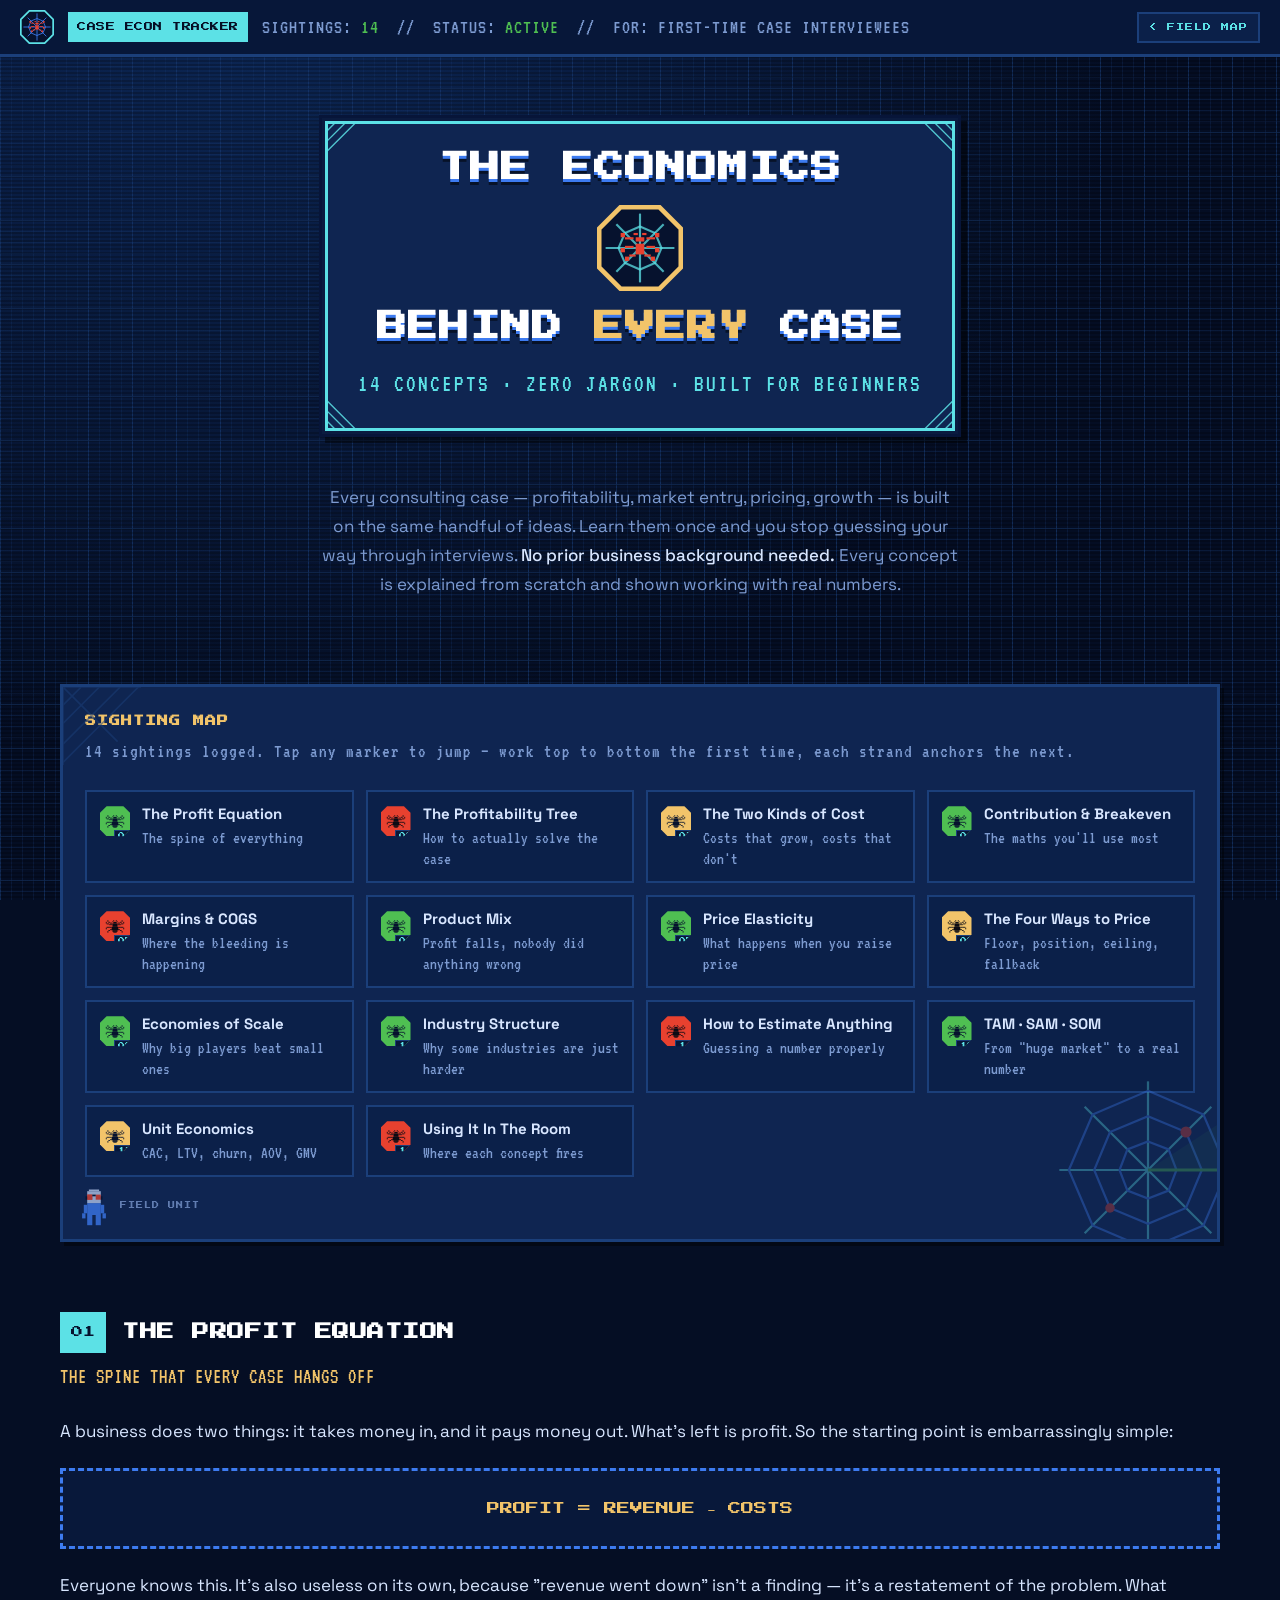
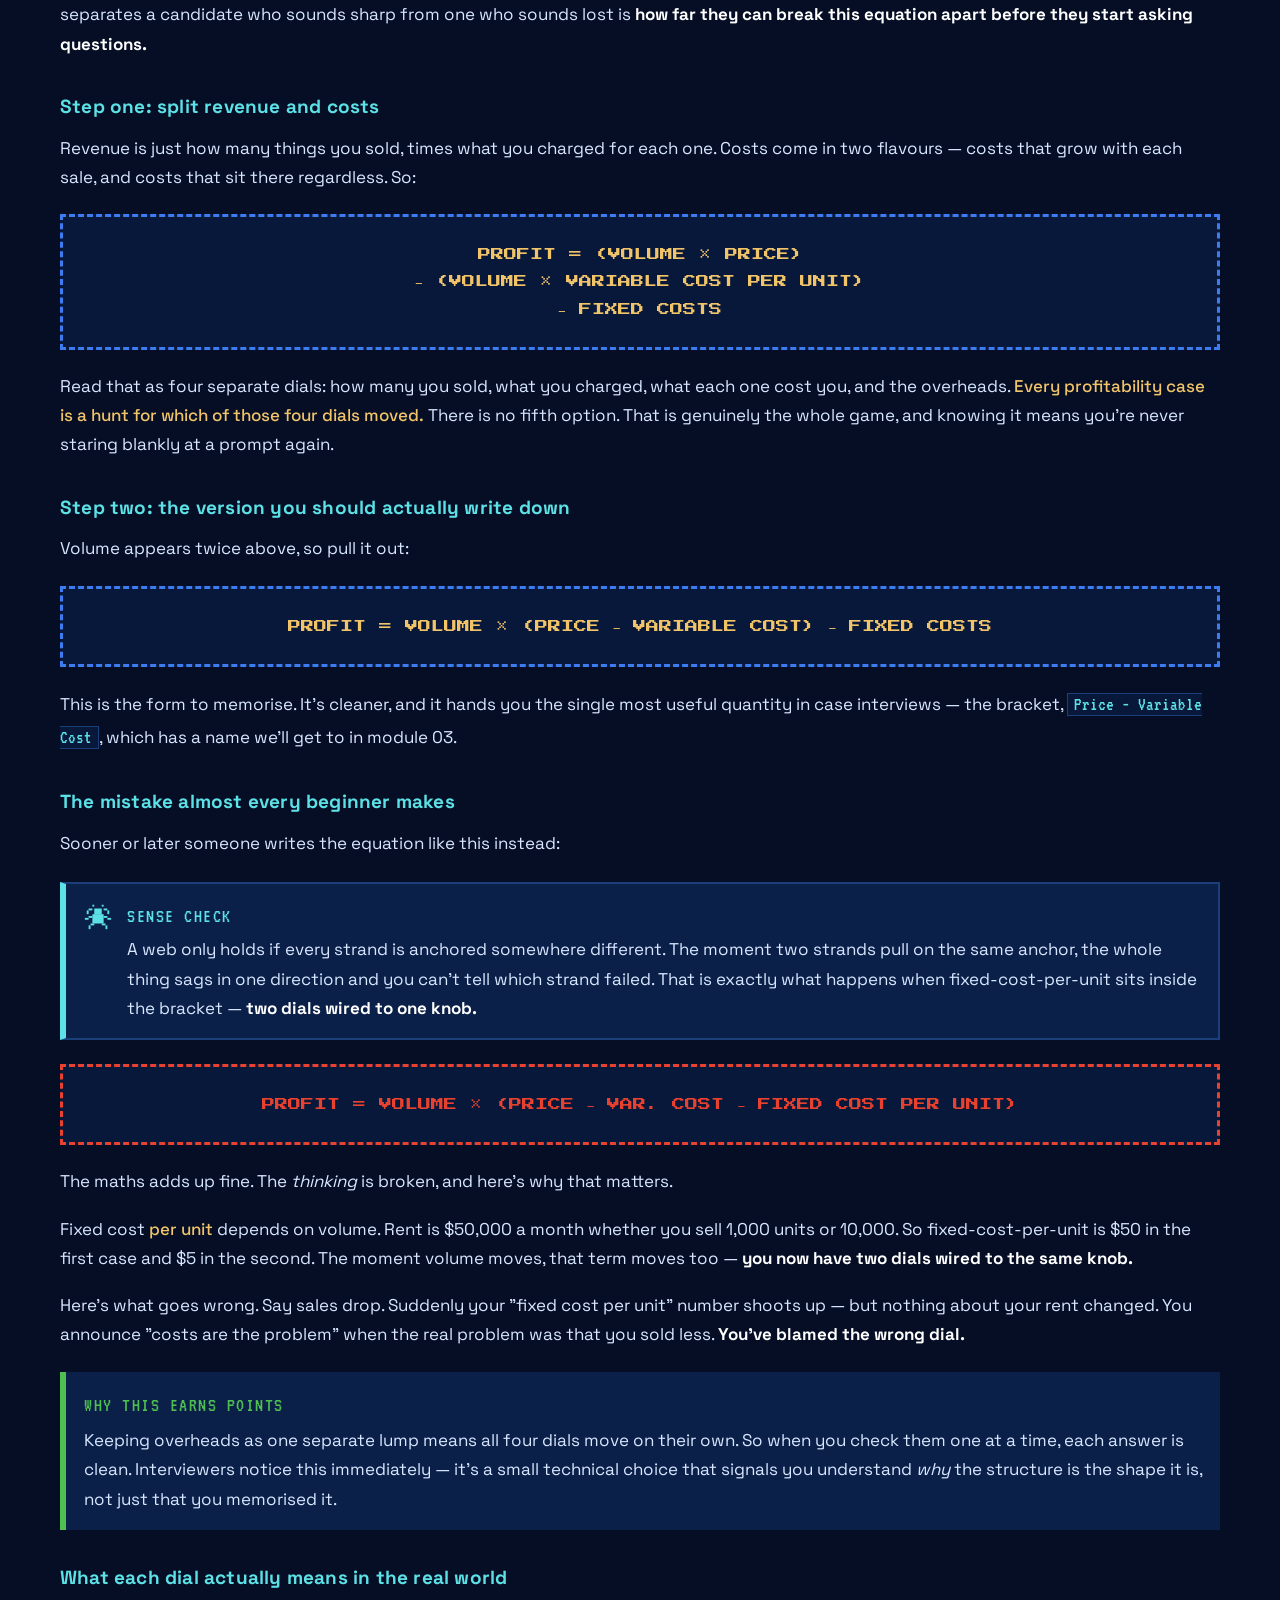
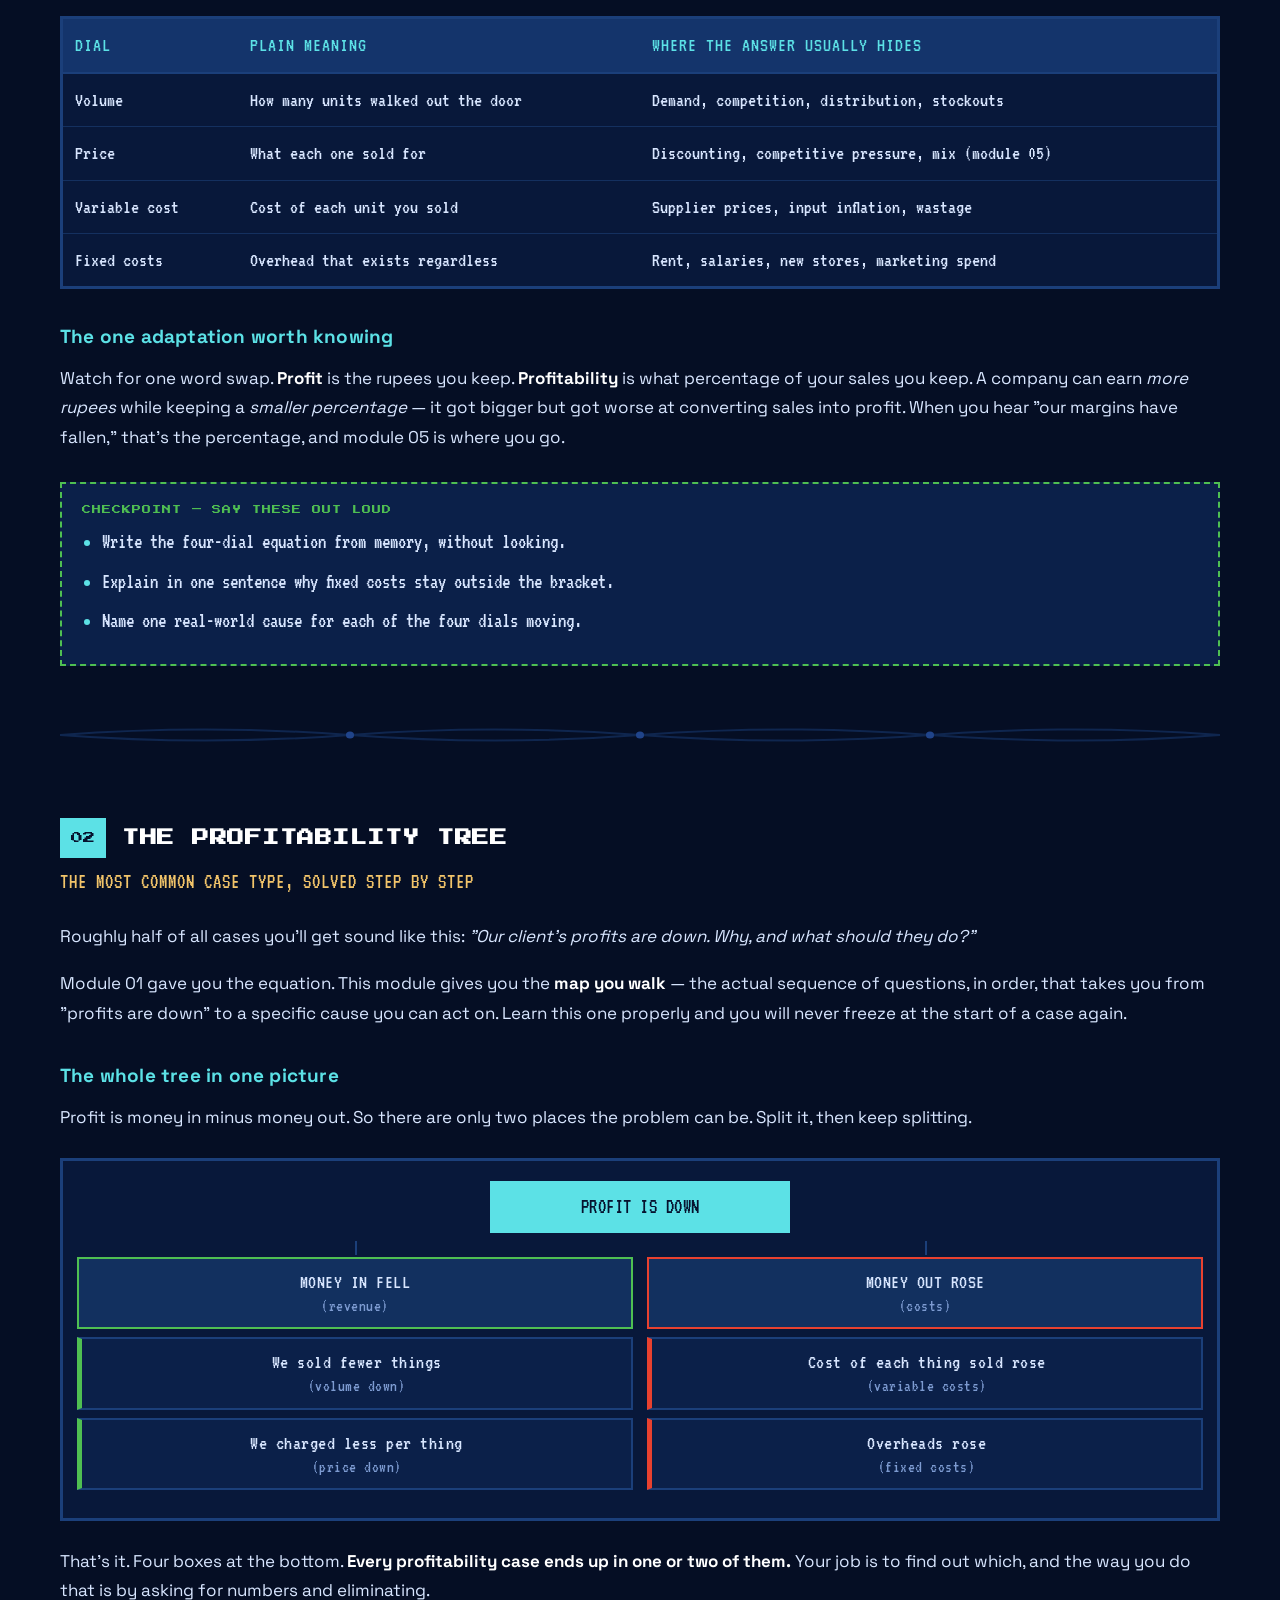
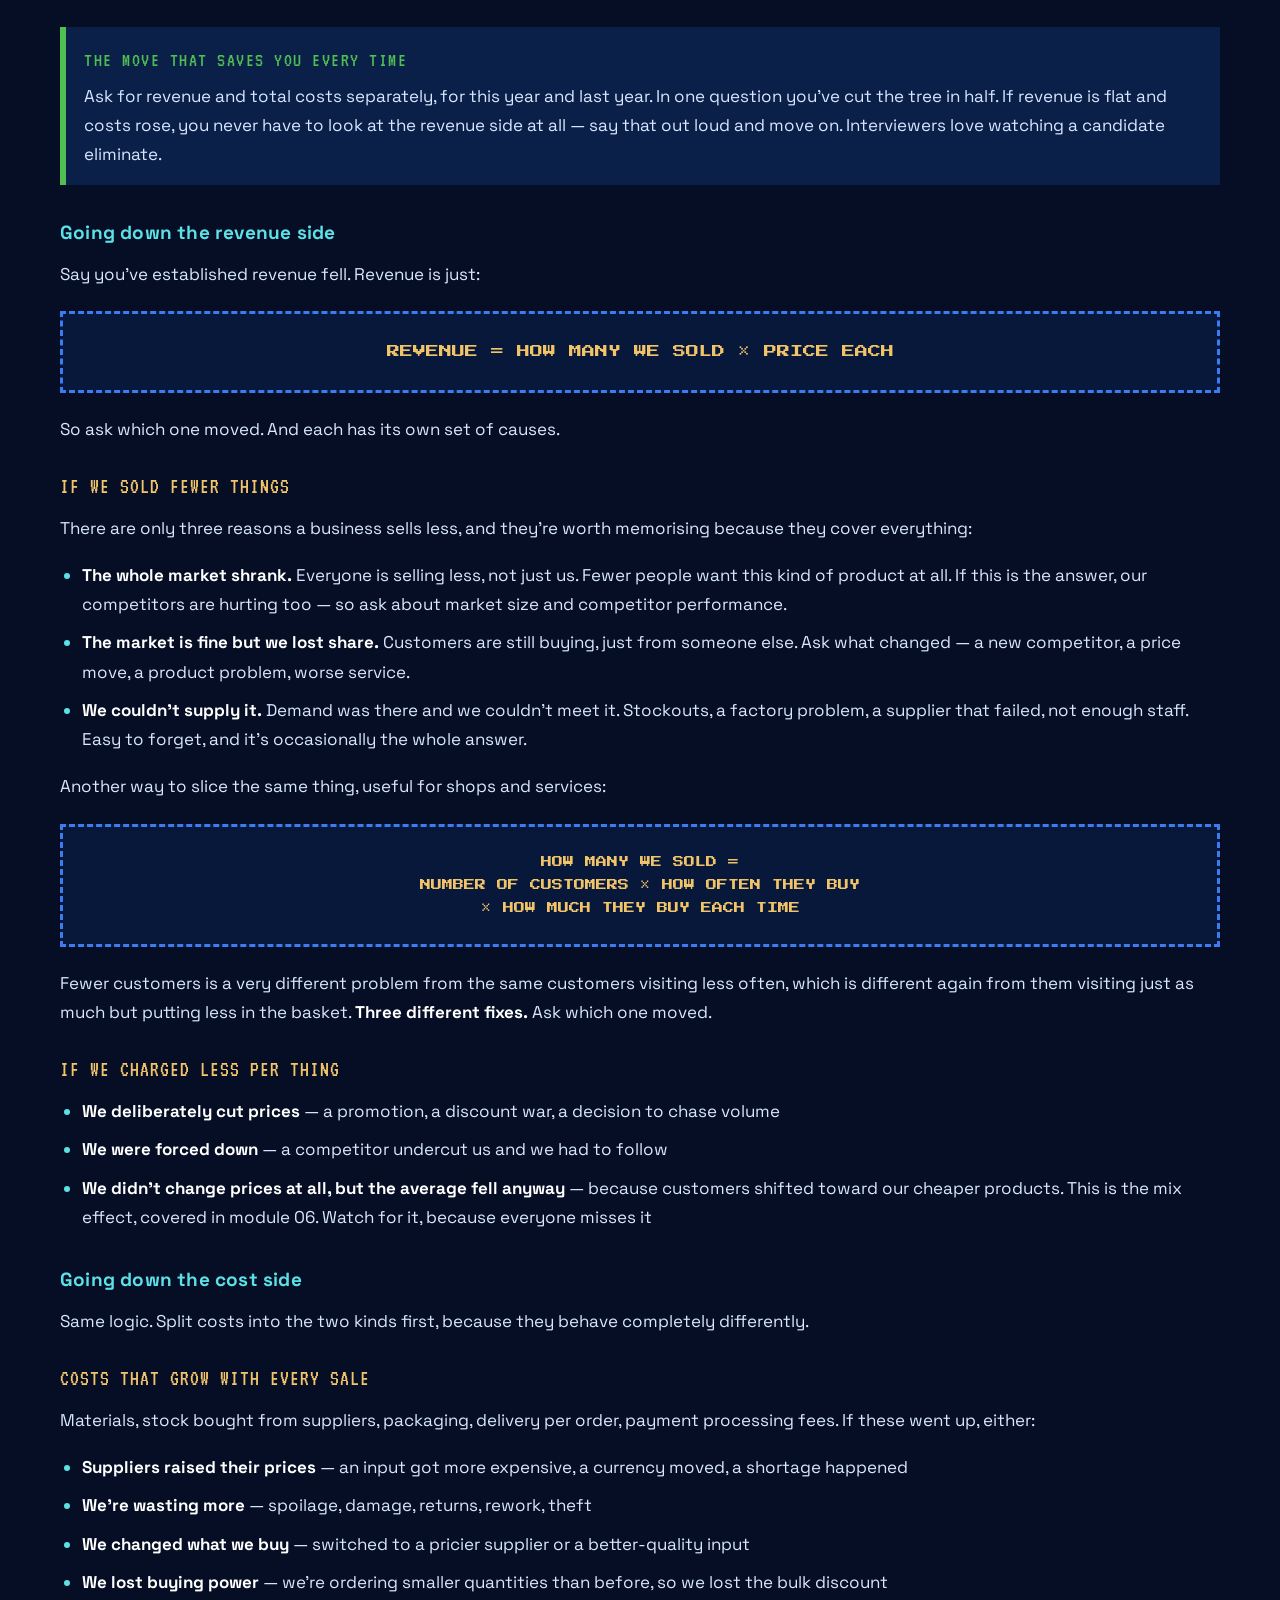
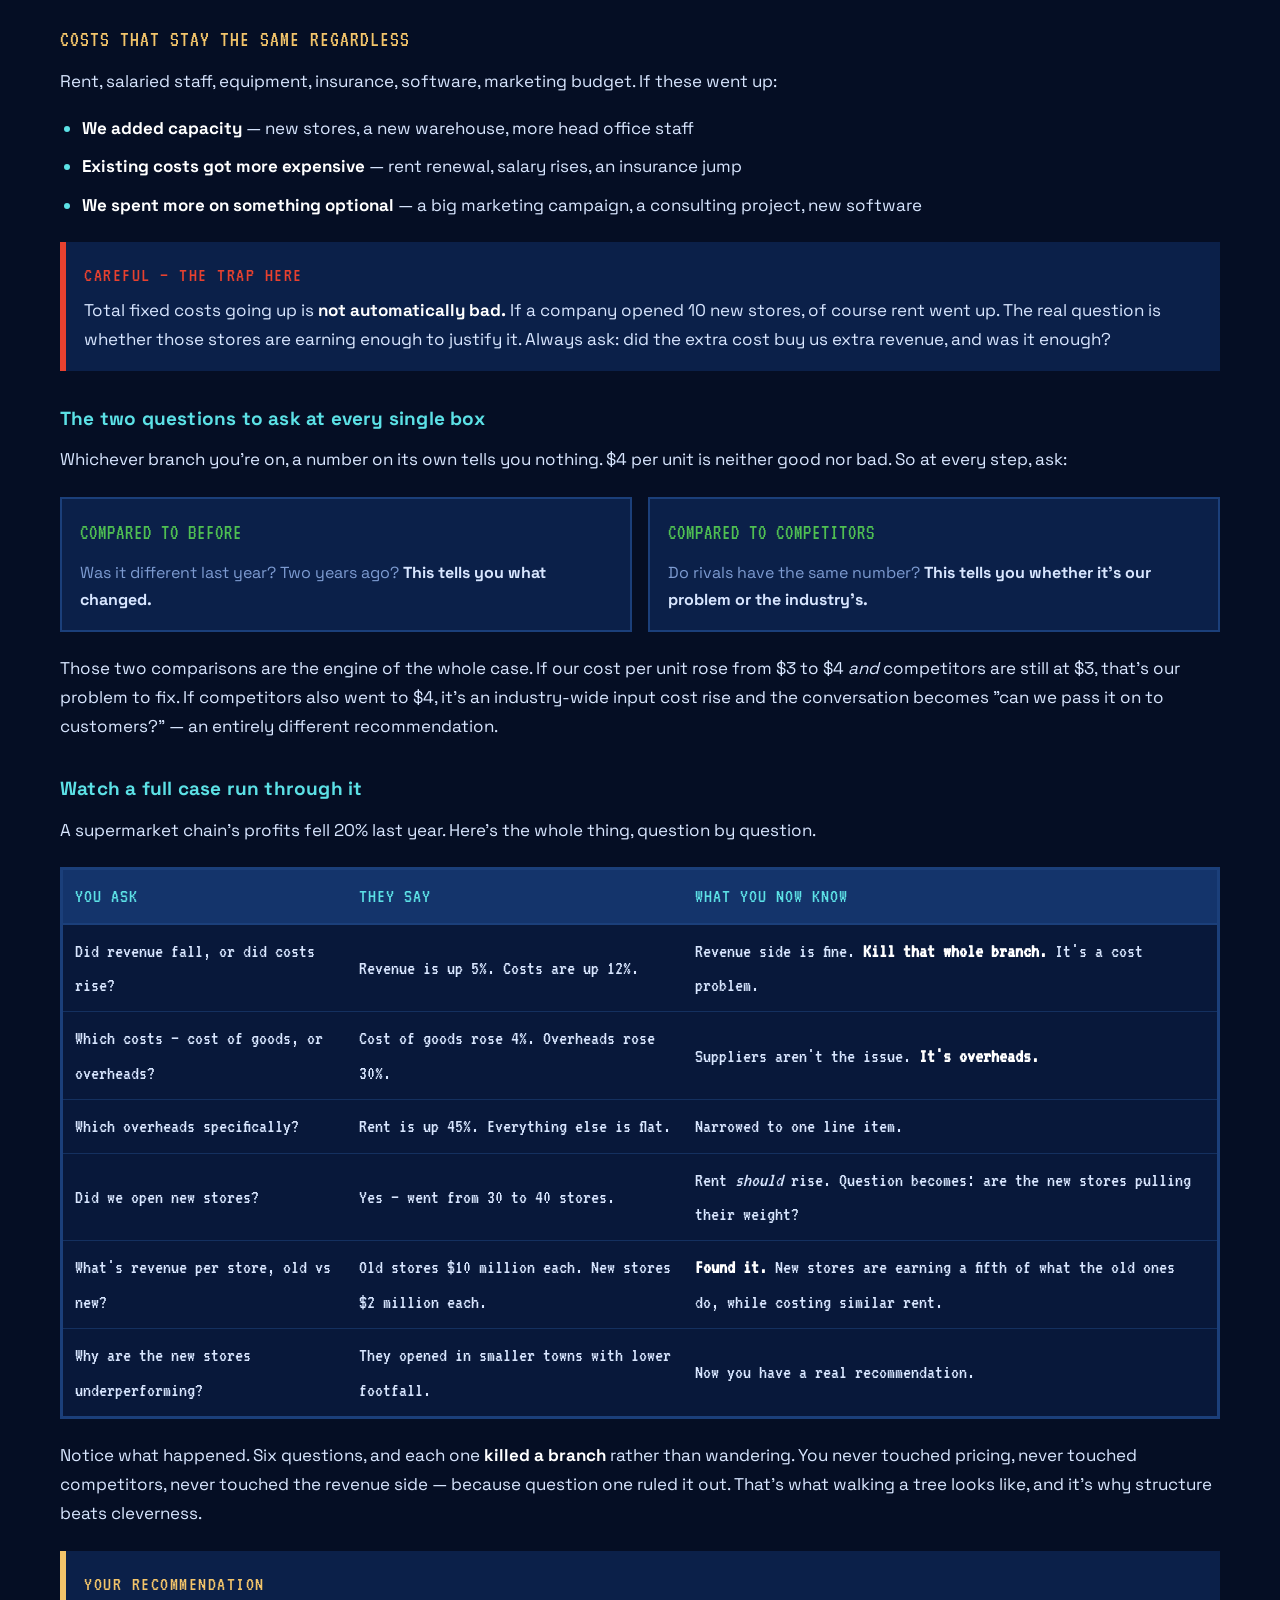
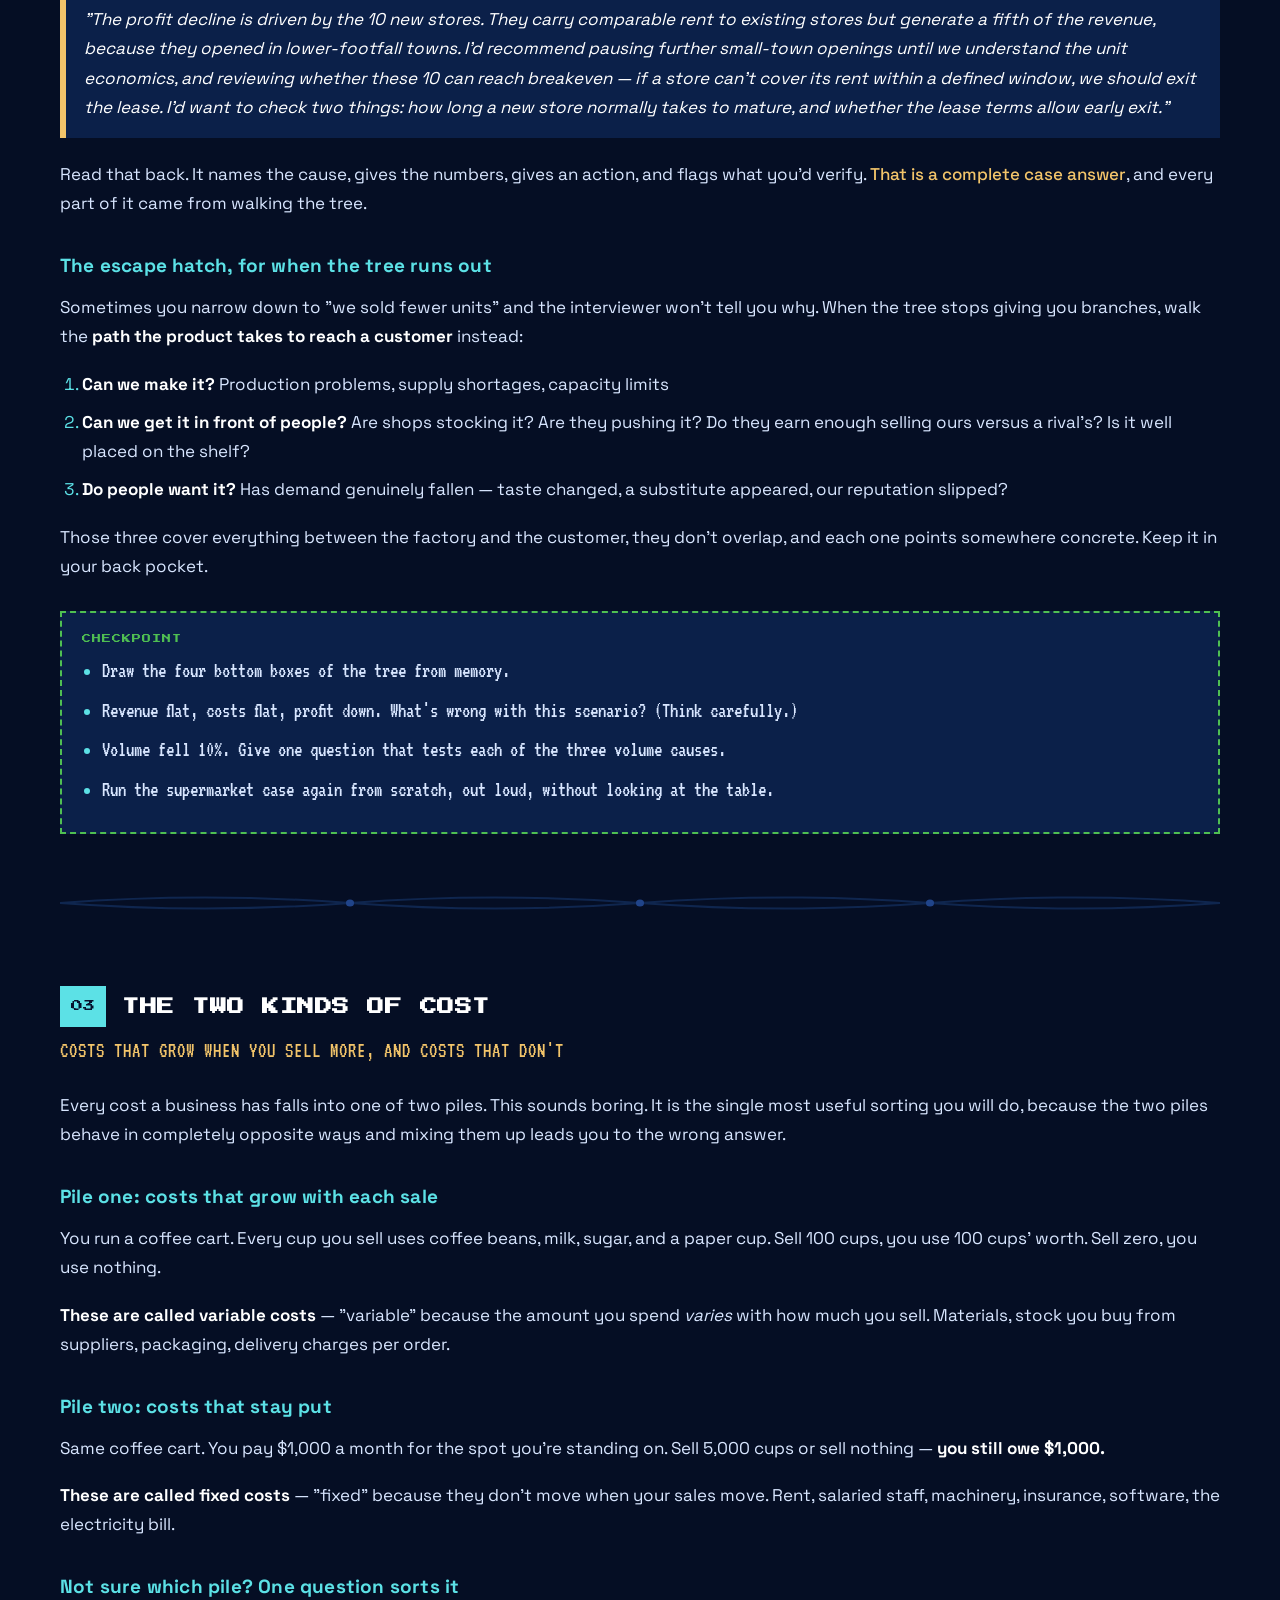
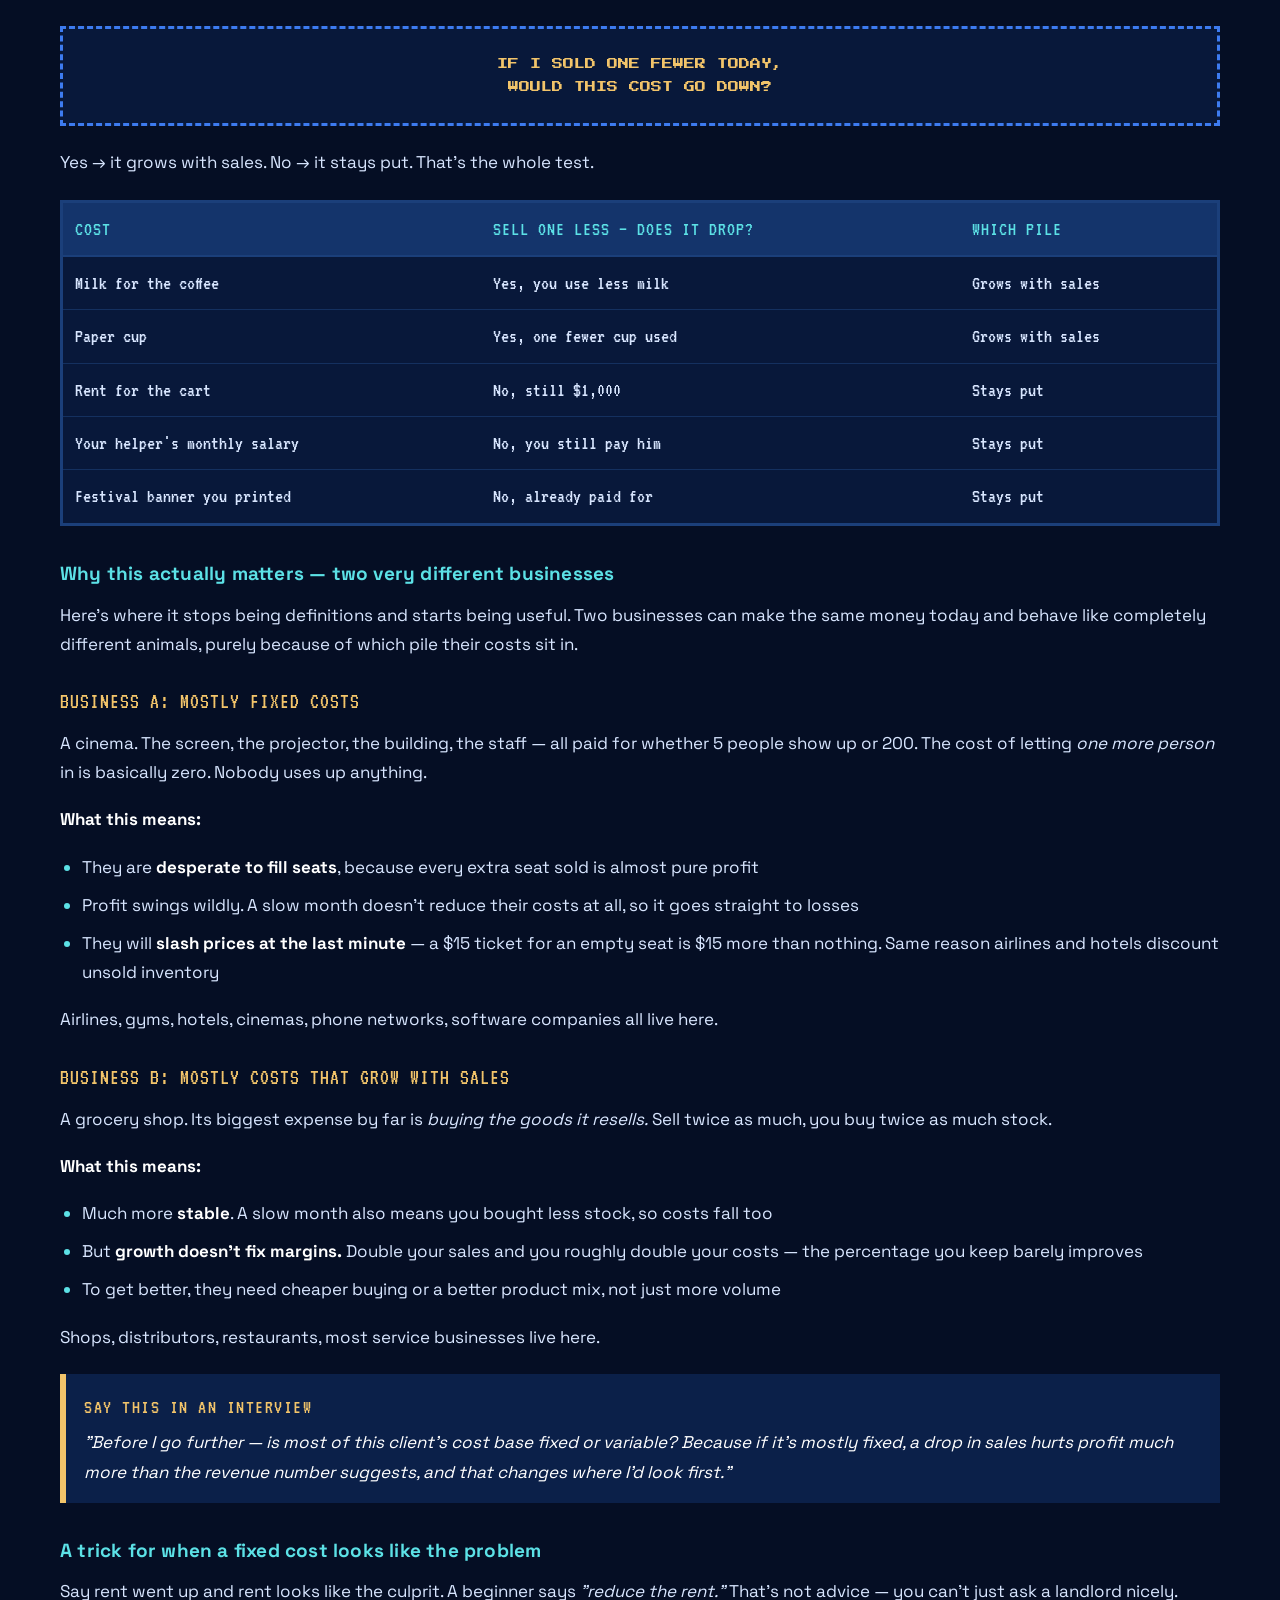
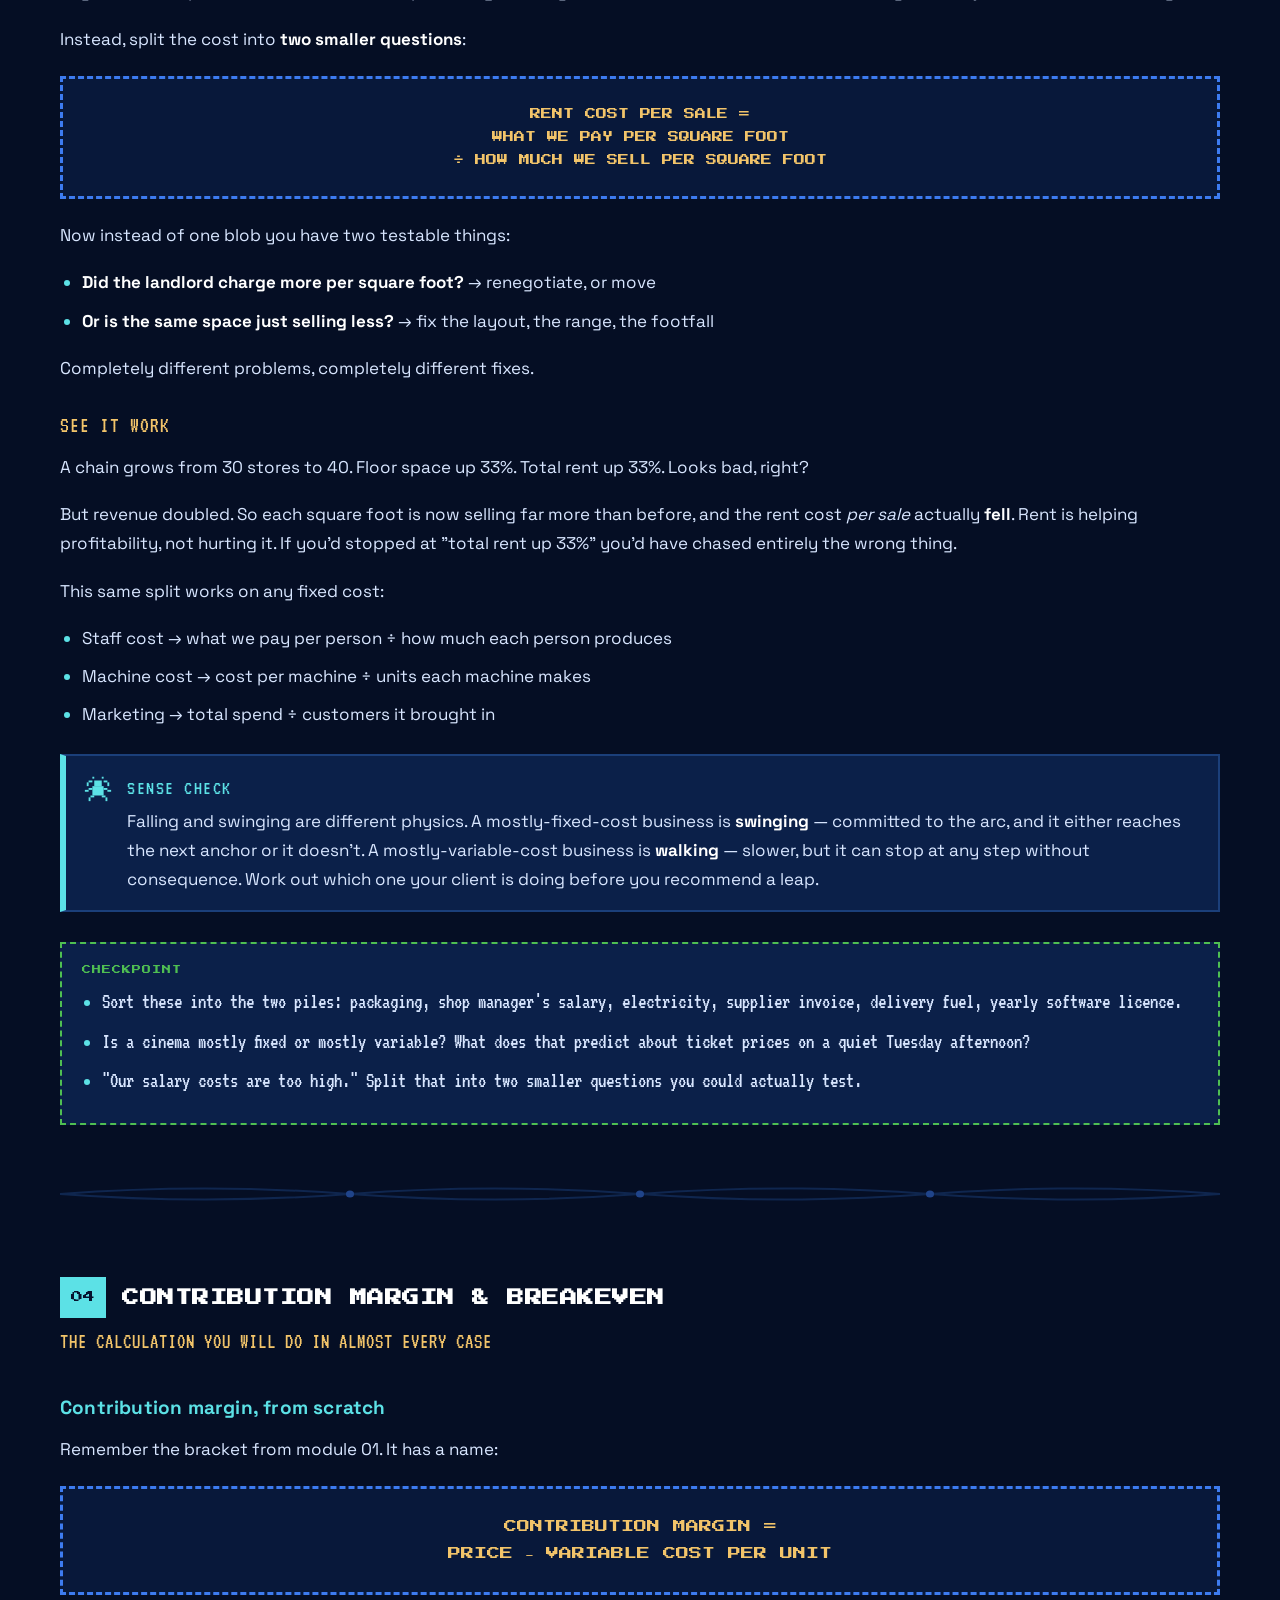
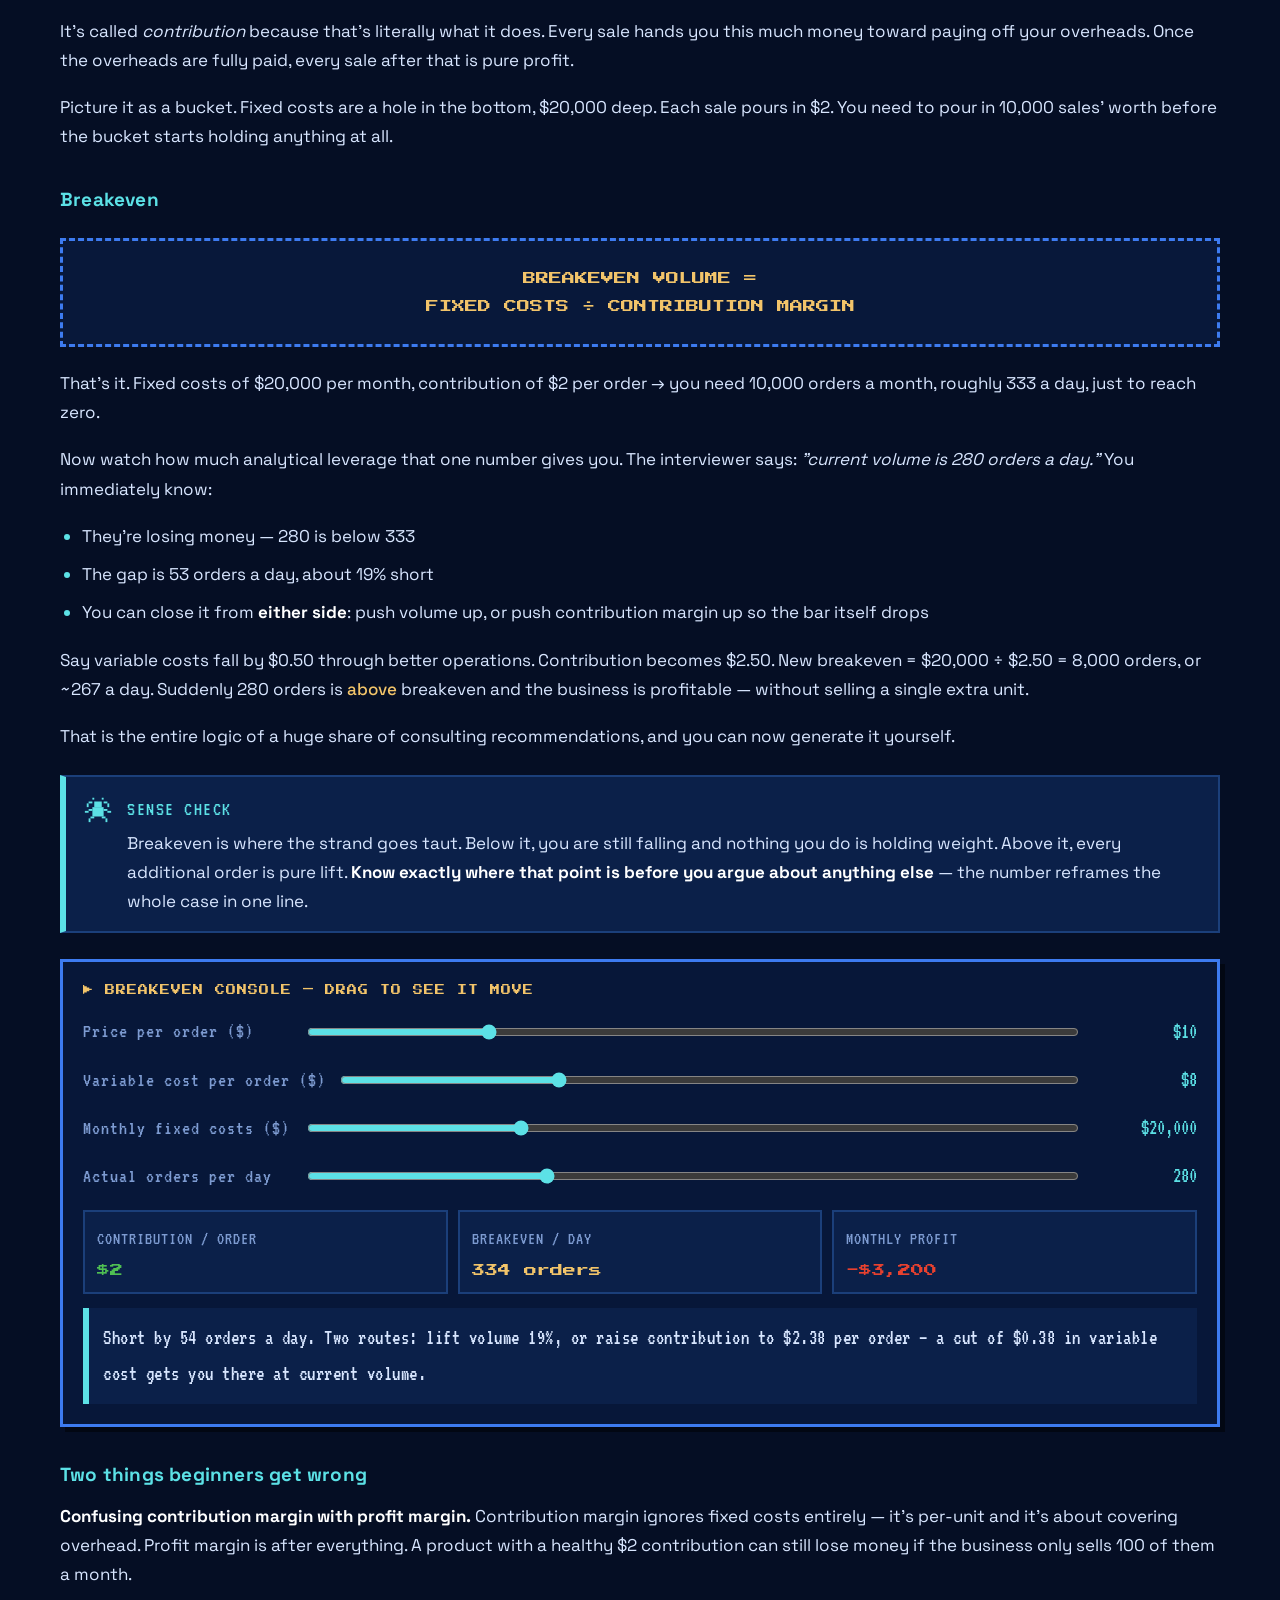
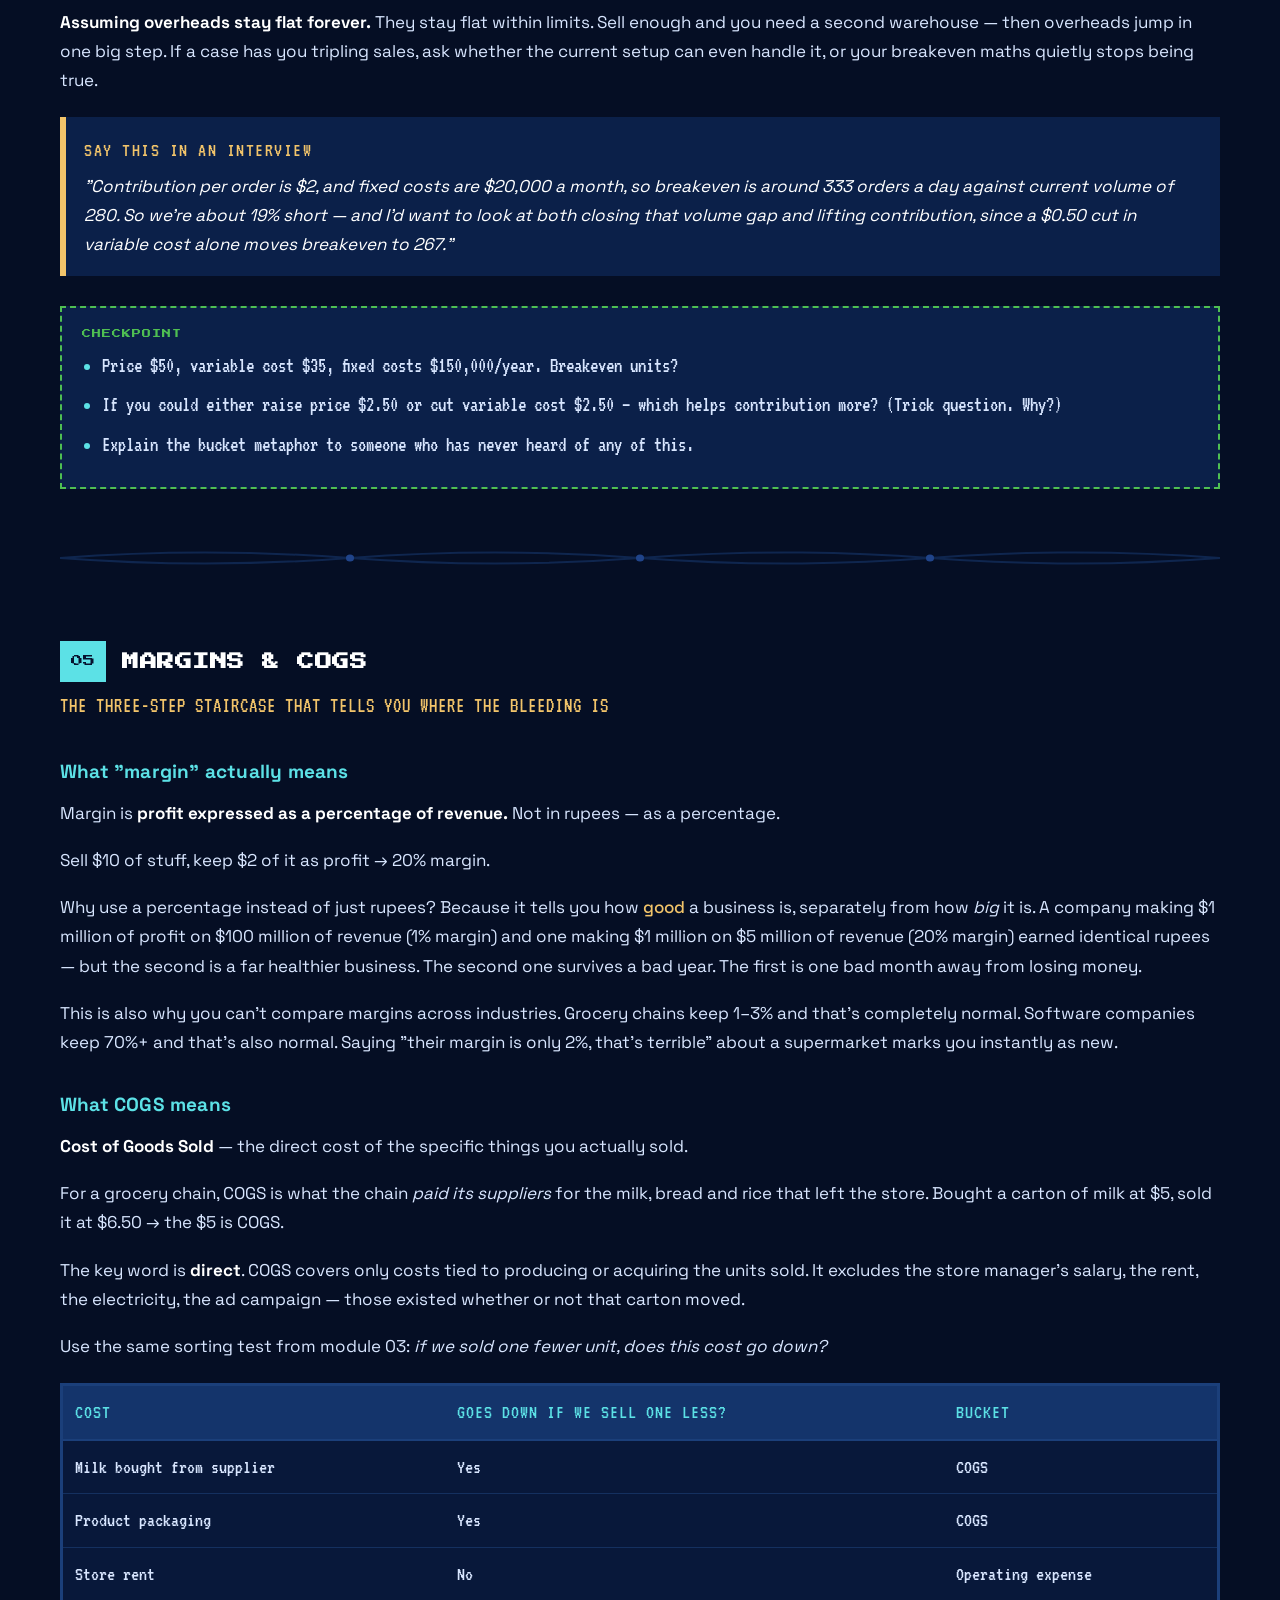
<file: Day_1.html>
<!DOCTYPE html>
<html lang="en">
<head>
<meta charset="utf-8">
<meta name="viewport" content="width=device-width, initial-scale=1, viewport-fit=cover">
<meta name="theme-color" content="#071739">
<title>Case Econ Tracker — the economics behind every consulting case</title>
<link rel="preconnect" href="https://fonts.googleapis.com">
<link rel="preconnect" href="https://fonts.gstatic.com" crossorigin>
<link href="https://fonts.googleapis.com/css2?family=Press+Start+2P&family=VT323&family=Space+Grotesk:wght@400;500;700&display=swap" rel="stylesheet">
<style>
:root{
  --void:#050E24;
  --deep:#0A1B3F;
  --panel:#0F2551;
  --panel2:#14346B;
  --grid:#1B3F7A;
  --cyan:#5CE1E6;
  --blue:#3D7BF0;
  --red:#E8412F;
  --green:#4FBF52;
  --amber:#F2C46A;
  --ink:#D8E6FF;
  --dim:#7D9BD1;
  --display:'Press Start 2P',monospace;
  --hud:'VT323',monospace;
  --body:'Space Grotesk',system-ui,sans-serif;
}
*{box-sizing:border-box;-webkit-tap-highlight-color:rgba(92,225,230,.25)}
html{-webkit-text-size-adjust:100%}
html{scroll-behavior:smooth;overflow-x:hidden}
body{overflow-x:hidden}
body{
  margin:0;
  background:var(--void);
  color:var(--ink);
  font-family:var(--body);
  font-size:17px;
  line-height:1.72;
  -webkit-font-smoothing:antialiased;
}
/* ---- grid map atmosphere ---- */
.map-bg{
  position:fixed;inset:0;z-index:0;pointer-events:none;
  background:
    linear-gradient(rgba(27,63,122,.55) 1px,transparent 1px) 0 0/44px 44px,
    linear-gradient(90deg,rgba(27,63,122,.55) 1px,transparent 1px) 0 0/44px 44px,
    linear-gradient(rgba(27,63,122,.28) 1px,transparent 1px) 0 0/11px 11px,
    linear-gradient(90deg,rgba(27,63,122,.28) 1px,transparent 1px) 0 0/11px 11px,
    radial-gradient(ellipse at 20% 0%,#0E2A5C 0%,#050E24 60%);
  opacity:.9;
}
.map-bg::after{
  content:"";position:absolute;inset:0;
  background:repeating-linear-gradient(180deg,rgba(0,0,0,.22) 0 2px,transparent 2px 4px);
  mix-blend-mode:multiply;
}
.wrap{position:relative;z-index:1;max-width:1200px;margin:0 auto;padding:0 20px 120px}

/* ---- pixel frame utility ---- */
.px{
  background:var(--panel);
  border:3px solid var(--cyan);
  box-shadow:
    0 0 0 3px var(--deep),
    0 0 0 6px #071539,
    6px 6px 0 6px rgba(0,0,0,.45);
}
.px-flat{
  background:var(--panel);
  border:3px solid var(--grid);
  box-shadow:4px 4px 0 0 rgba(0,0,0,.4);
}

/* ---- top bar ---- */
.topbar{
  position:sticky;top:0;z-index:40;
  background:#071739;
  border-bottom:3px solid var(--grid);
  padding:10px 20px;
  display:flex;align-items:center;gap:14px;flex-wrap:wrap;
}
.badge{
  font-family:var(--display);font-size:9px;color:var(--void);
  background:var(--cyan);padding:7px 9px;letter-spacing:.5px;
}
.topbar .tick{font-family:var(--hud);font-size:20px;color:var(--dim);letter-spacing:1px}
.topbar .tick b{color:var(--green);font-weight:400}

/* ---- hero ---- */
header.hero{padding:64px 0 40px;text-align:center;position:relative}
.hero .plate{
  display:inline-block;padding:22px 30px;margin-bottom:26px;
}
.hero h1{
  font-family:var(--display);
  font-size:clamp(15px,3.4vw,30px);
  line-height:1.5;margin:0;color:#fff;
  text-shadow:0 3px 0 var(--blue),0 6px 0 rgba(0,0,0,.5);
  letter-spacing:1px;
}
.hero h1 em{color:var(--amber);font-style:normal}
.hero .sub{
  font-family:var(--hud);font-size:24px;color:var(--cyan);
  letter-spacing:2px;margin:14px 0 0;text-transform:uppercase;
}
.hero .lede{max-width:640px;margin:26px auto 0;color:var(--dim);font-size:17px}
.hero .lede b{color:var(--ink);font-weight:500}

/* ---- marker map / TOC ---- */
.tracker{margin:44px 0 0;padding:26px 22px 62px;scroll-margin-top:84px}
.tracker h2{
  font-family:var(--display);font-size:11px;color:var(--amber);
  margin:0 0 4px;letter-spacing:1px;
}
.tracker .hint{font-family:var(--hud);font-size:19px;color:var(--dim);margin:0 0 22px;letter-spacing:1px}
.markers{
  display:grid;gap:12px;
  grid-template-columns:repeat(auto-fill,minmax(232px,1fr));
}
.marker{
  display:flex;gap:12px;align-items:flex-start;
  text-decoration:none;color:var(--ink);
  background:#0B2049;border:2px solid var(--grid);
  padding:12px 13px;transition:transform .12s steps(2),background .12s,border-color .12s;
}
.marker:hover,.marker:focus-visible{
  background:#153B7C;border-color:var(--cyan);transform:translate(-2px,-2px);
  box-shadow:4px 4px 0 0 rgba(0,0,0,.5);outline:none;
}
.pin{
  flex:none;width:30px;height:30px;margin-top:2px;position:relative;
  display:grid;place-items:center;
  background:var(--green);
  clip-path:polygon(22% 0,78% 0,100% 22%,100% 78%,78% 100%,22% 100%,0 78%,0 22%);
}
.pin svg{width:20px;height:20px;display:block}
.pin .bug{fill:#06122E}
.marker:nth-child(3n+2) .pin{background:var(--red)}
.marker:nth-child(3n+2) .pin .bug{fill:#0B0B14}
.marker:nth-child(5n+3) .pin{background:var(--amber)}
.pin .no{
  position:absolute;bottom:-7px;right:-6px;
  font-family:var(--display);font-size:7px;color:var(--cyan);
  background:#071739;border:1px solid var(--grid);padding:2px 3px;line-height:1;
}
.m-t{font-family:var(--body);font-weight:700;font-size:15px;line-height:1.3;display:block}
.m-s{font-family:var(--hud);font-size:17px;color:var(--dim);line-height:1.25;display:block;margin-top:3px}

/* ---- web radar + strands ---- */
.tracker{position:relative;overflow:hidden}
.radar{
  position:absolute;right:-26px;bottom:-26px;width:190px;height:190px;
  opacity:.34;pointer-events:none;
}
.radar .strand{stroke:var(--cyan);fill:none;stroke-width:1.4}
.radar .ring{stroke:var(--blue);fill:none;stroke-width:1.4}
.radar .blip{fill:var(--red)}
.radar .sweep{
  transform-origin:60px 60px;
  animation:sweep 5.5s steps(16,end) infinite;
}
.radar .sweep line{stroke:var(--green);stroke-width:2}
.radar .sweep polygon{fill:var(--green);opacity:.16}
@keyframes sweep{from{transform:rotate(0deg)}to{transform:rotate(360deg)}}
.radar .blip{animation:pulse 2.2s steps(2,end) infinite}
.radar .blip:nth-of-type(2){animation-delay:1.1s}
@keyframes pulse{0%,49%{opacity:1}50%,100%{opacity:.25}}
@media(max-width:700px){.radar{display:none}}

.webcorner{position:absolute;width:78px;height:78px;pointer-events:none;opacity:.5}
.webcorner path{stroke:var(--grid);fill:none;stroke-width:1.3}
.wc-tl{top:0;left:0}
@media(max-width:640px){.webcorner{width:52px;height:52px;opacity:.35}}


/* ---- issue tree diagram ---- */
.tree{margin:26px 0;padding:20px 14px;background:#08183A;border:3px solid var(--grid)}
.tnode{
  font-family:var(--hud);font-size:20px;line-height:1.25;letter-spacing:.5px;
  text-align:center;padding:11px 10px;border:2px solid var(--cyan);
  background:#0B2049;color:var(--ink);
}
.tnode span{display:block;font-size:17px;color:var(--dim)}
.tnode.t0{
  background:var(--cyan);color:#06122E;border-color:var(--cyan);
  max-width:300px;margin:0 auto 8px;font-size:21px;
}
.tnode.t1{background:#12305F;border-color:var(--green);margin-bottom:8px}
.tnode.t1.red{border-color:var(--red)}
.tnode.t2{margin-bottom:8px;border-color:var(--grid)}
.tnode.t2.red{border-left:5px solid var(--red)}
.tnode.t2:not(.red){border-left:5px solid var(--green)}
.trow{display:grid;grid-template-columns:1fr 1fr;gap:14px}
.tbranch{position:relative;padding-top:16px}
.tbranch::before{
  content:"";position:absolute;top:0;left:50%;width:2px;height:14px;background:var(--grid);
}
@media(max-width:640px){
  .tree{padding:14px 10px}
  .trow{grid-template-columns:1fr;gap:10px}
  .tnode{font-size:18px;padding:10px 8px}
  .tnode span{font-size:16px}
  .tnode.t0{font-size:19px}
}

/* ---- emblem ---- */
.emblem{width:34px;height:34px;flex:none;display:block}
.emblem .e-plate{fill:#06122E}
.emblem .e-edge{fill:none;stroke:var(--cyan);stroke-width:2}
.emblem .e-web line,.emblem .e-web polygon{stroke:var(--blue);fill:none;stroke-width:1}
.emblem .e-bug rect{fill:var(--red)}
.emblem-lg{
  width:86px;height:86px;margin:14px auto;
}
.emblem-lg .e-edge{stroke:var(--amber);stroke-width:2.2}
.emblem-lg .e-web line,.emblem-lg .e-web polygon{stroke:var(--cyan);opacity:.75}
.hero h1{margin:0}

/* ---- corner field-unit sprite ---- */
.agent{
  position:absolute;left:14px;bottom:12px;
  display:flex;align-items:center;gap:9px;
  opacity:.75;pointer-events:none;
}
.agent svg{width:34px;height:41px;display:block}
.agent .a-body rect{fill:var(--blue)}
.agent .a-head rect{fill:#B9CCF0}
.agent .a-visor rect{fill:var(--red)}
.agent .a-strap rect{fill:#06122E}
.agent .a-tag{
  font-family:var(--display);font-size:7px;color:var(--dim);letter-spacing:1px;
}
@media(max-width:900px){.agent{display:none}}
.strandline{
  display:block;width:100%;height:26px;margin:56px 0 0;opacity:.5;
}
.strandline path{stroke:var(--grid);fill:none;stroke-width:2}
.strandline circle{fill:var(--blue)}
.hero .plate{position:relative}
.corner{position:absolute;width:34px;height:34px;opacity:.85;pointer-events:none}
.corner path{stroke:var(--cyan);fill:none;stroke-width:1.6}
.corner.tl{top:-3px;left:-3px}
.corner.tr{top:-3px;right:-3px;transform:scaleX(-1)}
.corner.bl{bottom:-3px;left:-3px;transform:scaleY(-1)}
.corner.br{bottom:-3px;right:-3px;transform:scale(-1)}

/* ---- sense check ---- */
.sense{
  display:flex;gap:14px;align-items:flex-start;
  background:#0B2049;border:2px solid var(--grid);border-left:6px solid var(--cyan);
  padding:15px 17px;margin:24px 0;
}
.sense .icon{flex:none;width:30px;height:30px;margin-top:2px}
.sense .icon .bug{fill:var(--cyan)}
.sense .txt{margin:0}
.sense .lab{
  font-family:var(--hud);font-size:20px;letter-spacing:1.5px;text-transform:uppercase;
  color:var(--cyan);display:block;margin-bottom:2px;
}

/* ---- sections ---- */
section.mod{margin:70px 0 0;scroll-margin-top:84px}
.mod-head{display:flex;gap:16px;align-items:center;margin-bottom:6px;flex-wrap:wrap}
.mod-num{
  font-family:var(--display);font-size:12px;color:#06122E;background:var(--cyan);
  padding:10px 11px;flex:none;
}
.mod h2{
  font-family:var(--display);font-size:clamp(13px,2vw,17px);color:#fff;
  margin:0;line-height:1.5;letter-spacing:.5px;
}
.mod .tagline{
  font-family:var(--hud);font-size:21px;color:var(--amber);
  letter-spacing:1px;margin:0 0 22px;text-transform:uppercase;
}
.mod p{margin:0 0 18px}
.mod h3{
  font-family:var(--body);font-weight:700;font-size:19px;color:var(--cyan);
  margin:32px 0 10px;letter-spacing:.2px;
}
.mod h4{
  font-family:var(--hud);font-size:22px;color:var(--amber);letter-spacing:1px;
  margin:24px 0 8px;text-transform:uppercase;font-weight:400;
}
.mod ul,.mod ol{margin:0 0 18px;padding-left:22px}
.mod li{margin-bottom:9px}
.mod li::marker{color:var(--cyan)}
strong{color:#fff;font-weight:700}
em.hl{font-style:normal;color:var(--amber);font-weight:500}
code{
  font-family:var(--hud);font-size:19px;background:#08183A;color:var(--cyan);
  padding:1px 6px;border:1px solid var(--grid);
}

/* ---- special blocks ---- */
.formula{
  font-family:var(--display);font-size:clamp(9px,1.5vw,13px);line-height:2.1;
  text-align:center;color:var(--amber);
  background:#08183A;border:3px dashed var(--blue);
  padding:24px 16px;margin:22px 0;
}
.callout{
  background:#0B2049;border-left:6px solid var(--red);
  padding:16px 18px;margin:22px 0;
}
.callout.good{border-left-color:var(--green)}
.callout.say{border-left-color:var(--amber)}
.callout .lab{
  font-family:var(--hud);font-size:20px;letter-spacing:1.5px;text-transform:uppercase;
  color:var(--red);display:block;margin-bottom:4px;
}
.callout.good .lab{color:var(--green)}
.callout.say .lab{color:var(--amber)}
.callout p:last-child{margin-bottom:0}
.callout .quote{color:#fff;font-style:italic}

table{
  width:100%;border-collapse:collapse;margin:22px 0;
  font-family:var(--hud);font-size:20px;
  background:#08183A;border:3px solid var(--grid);
}
th{
  background:var(--panel2);color:var(--cyan);text-align:left;
  padding:9px 12px;letter-spacing:1px;text-transform:uppercase;font-weight:400;
  border-bottom:2px solid var(--grid);
}
td{padding:9px 12px;border-bottom:1px solid #14305F;color:var(--ink)}
tr:last-child td{border-bottom:none}
td.n{text-align:right;color:var(--amber)}
tr.total td{background:#12305F;color:#fff}
tr.total td.n{color:var(--green)}

.split{display:grid;gap:16px;grid-template-columns:1fr 1fr;margin:22px 0}
@media(max-width:720px){.split{grid-template-columns:1fr}}
.card{background:#0B2049;border:2px solid var(--grid);padding:16px 18px}
.card h5{
  font-family:var(--hud);font-size:21px;margin:0 0 8px;letter-spacing:1px;
  text-transform:uppercase;font-weight:400;color:var(--cyan);
}
.card.red h5{color:var(--red)}
.card.green h5{color:var(--green)}
.card p{margin:0;font-size:16px;color:var(--dim)}
.card p b{color:var(--ink)}

/* ---- interactive consoles ---- */
.console{
  margin:26px 0;padding:20px;background:#071739;border:3px solid var(--blue);
  box-shadow:5px 5px 0 0 rgba(0,0,0,.45);
}
.console .ctitle{
  font-family:var(--display);font-size:10px;color:var(--amber);
  margin:0 0 14px;letter-spacing:1px;
}
.ctrl{display:flex;align-items:center;gap:12px;margin-bottom:12px;flex-wrap:wrap}
.ctrl label{font-family:var(--hud);font-size:20px;color:var(--dim);min-width:210px;letter-spacing:1px}
.ctrl input[type=range]{flex:1;min-width:150px;accent-color:var(--cyan);height:22px}
.ctrl .val{
  font-family:var(--hud);font-size:21px;color:var(--cyan);min-width:104px;text-align:right;
}
.readout{
  display:grid;gap:10px;grid-template-columns:repeat(auto-fit,minmax(150px,1fr));
  margin-top:16px;
}
.rd{background:#0B2049;border:2px solid var(--grid);padding:12px}
.rd .k{font-family:var(--hud);font-size:18px;color:var(--dim);letter-spacing:1px;text-transform:uppercase}
.rd .v{font-family:var(--display);font-size:13px;color:var(--green);margin-top:7px;line-height:1.4}
.rd .v.bad{color:var(--red)}
.rd .v.warn{color:var(--amber)}
.verdict{
  margin-top:14px;padding:12px 14px;background:#0B2049;border-left:6px solid var(--cyan);
  font-family:var(--hud);font-size:21px;color:var(--ink);letter-spacing:.5px;
}

/* ---- checkpoint ---- */
.checkpoint{
  margin:30px 0 0;padding:18px 20px;background:#0B2049;
  border:2px dashed var(--green);
}
.checkpoint .lab{
  font-family:var(--display);font-size:9px;color:var(--green);letter-spacing:1px;
  display:block;margin-bottom:10px;
}
.checkpoint ul{margin:0;padding-left:20px}
.checkpoint li{font-family:var(--hud);font-size:21px;line-height:1.45;color:var(--ink)}

/* ---- footer ---- */
footer{
  margin-top:80px;padding:30px 22px;text-align:center;
}
footer .f1{font-family:var(--display);font-size:11px;color:var(--cyan);line-height:2}
footer .f2{font-family:var(--hud);font-size:20px;color:var(--dim);letter-spacing:1px;margin-top:12px}
.totop{
  display:inline-block;margin-top:18px;text-decoration:none;
  font-family:var(--display);font-size:9px;color:#06122E;background:var(--amber);
  padding:11px 14px;
}
.totop:hover{background:var(--cyan)}

/* ---- table scroll container ---- */
.tscroll{
  margin:22px 0;
  overflow-x:auto;
  -webkit-overflow-scrolling:touch;
  overscroll-behavior-x:contain;
}
.tscroll table{margin:0;min-width:100%}
.tscroll::-webkit-scrollbar{height:9px}
.tscroll::-webkit-scrollbar-track{background:#08183A}
.tscroll::-webkit-scrollbar-thumb{background:var(--grid);border:2px solid #08183A}

@media(prefers-reduced-motion:reduce){*{transition:none!important;animation:none!important}}

/* ============ TABLET ============ */
@media(max-width:900px){
  .wrap{padding:0 16px 90px}
  .markers{grid-template-columns:repeat(auto-fill,minmax(190px,1fr))}
}

/* ============ PHONE ============ */
@media(max-width:640px){
  body{font-size:16px;line-height:1.68}
  .wrap{padding:0 12px 70px}

  /* top bar: compact, no wrapping tail */
  .topbar{padding:8px 12px;gap:9px}
  .badge{font-size:7px;padding:6px 7px}
  .emblem{width:26px;height:26px}
  .emblem-lg{width:60px;height:60px;margin:10px auto}
  .topbar .tick{font-size:17px}
  .topbar .tick .hide-sm{display:none}

  /* hero */
  header.hero{padding:36px 0 26px}
  .hero .plate{padding:18px 16px;margin-bottom:20px}
  .hero h1{font-size:14px;line-height:1.65;text-shadow:0 2px 0 var(--blue),0 4px 0 rgba(0,0,0,.5)}
  .hero .sub{font-size:20px;letter-spacing:1px;margin-top:12px}
  .hero .lede{font-size:16px;margin-top:20px}
  .corner{width:24px;height:24px}

  /* pixel frames: thinner outlines so nothing bleeds off-screen */
  .px{box-shadow:0 0 0 2px var(--deep),0 0 0 4px #071539,4px 4px 0 4px rgba(0,0,0,.45)}
  .px-flat{box-shadow:3px 3px 0 0 rgba(0,0,0,.4)}

  /* sighting map: single column, bigger tap targets */
  .tracker{padding:20px 14px 24px}
  .tracker h2{font-size:10px}
  .tracker .hint{font-size:17px;margin-bottom:16px}
  .markers{grid-template-columns:1fr;gap:9px}
  .marker{padding:13px 12px;gap:11px}
  .marker:hover{transform:none;box-shadow:none}
  .marker:active{background:#153B7C;border-color:var(--cyan)}
  .pin{width:27px;height:27px}
  .pin svg{width:18px;height:18px}
  .pin .no{font-size:6px;bottom:-6px;right:-5px}
  .m-t{font-size:15px}
  .m-s{font-size:16px}

  /* modules */
  section.mod{margin:46px 0 0;scroll-margin-top:64px}
  .mod-head{gap:11px;margin-bottom:5px}
  .mod-num{font-size:10px;padding:8px 9px}
  .mod h2{font-size:11px;line-height:1.6}
  .mod .tagline{font-size:18px;margin-bottom:16px;line-height:1.4}
  .mod h3{font-size:17px;margin:26px 0 9px}
  .mod h4{font-size:19px;margin:20px 0 7px}
  .mod ul,.mod ol{padding-left:19px}
  code{font-size:17px}

  /* formulas: pixel face is too wide on phones — switch to the HUD face and let it wrap */
  .formula{
    font-family:var(--hud);
    font-size:22px!important;
    line-height:1.4;
    letter-spacing:1px;
    padding:16px 12px;
    border-width:2px;
    overflow-wrap:break-word;
  }

  /* tables */
  .tscroll{margin:18px 0}
  table{font-size:18px;border-width:2px}
  th,td{padding:8px 10px}
  th{font-size:17px}

  /* cards & callouts */
  .split{gap:11px;margin:18px 0}
  .card{padding:14px 14px}
  .card h5{font-size:19px}
  .card p{font-size:15px}
  .callout{padding:13px 14px;border-left-width:5px}
  .callout .lab{font-size:18px}
  .sense{padding:13px 14px;gap:11px;border-left-width:5px}
  .sense .icon{width:26px;height:26px}
  .sense .lab{font-size:18px}

  /* consoles: stacked controls, touch-sized sliders */
  .console{padding:15px 13px;border-width:2px;box-shadow:3px 3px 0 0 rgba(0,0,0,.45)}
  .console .ctitle{font-size:9px;line-height:1.6;margin-bottom:12px}
  .ctrl{
    display:grid;
    grid-template-columns:1fr auto;
    align-items:center;
    gap:4px 10px;
    margin-bottom:15px;
  }
  .ctrl label{grid-column:1;min-width:0;font-size:18px;line-height:1.3}
  .ctrl .val{grid-column:2;font-size:20px;min-width:78px}
  .ctrl input[type=range]{grid-column:1 / -1;width:100%;min-width:0;height:34px}
  .readout{grid-template-columns:1fr 1fr;gap:8px}
  .rd{padding:10px}
  .rd .k{font-size:16px;line-height:1.25}
  .rd .v{font-size:11px;margin-top:5px}
  .verdict{font-size:18px;padding:11px 12px;line-height:1.45;border-left-width:5px}

  /* checkpoints */
  .checkpoint{padding:15px 14px;margin-top:24px}
  .checkpoint .lab{font-size:8px;line-height:1.6}
  .checkpoint li{font-size:18px;line-height:1.4}

  /* dividers & footer */
  .strandline{margin-top:38px;height:20px}
  footer{margin-top:56px;padding:24px 12px}
  footer .f1{font-size:9px;line-height:2.1}
  footer .f2{font-size:18px}
  .totop{font-size:8px;padding:12px 14px}
}

/* ============ NARROW PHONE ============ */
@media(max-width:380px){
  .hero h1{font-size:12px}
  .mod h2{font-size:10px}
  .formula{font-size:20px!important}
  .readout{grid-template-columns:1fr}
  .rd .v{font-size:12px}
}
</style>
</head>
<body>
<div class="map-bg"></div>

<div class="topbar">
  <svg class="emblem" viewBox="0 0 40 40" aria-hidden="true">
  <polygon class="e-plate" points="11,1 29,1 39,11 39,29 29,39 11,39 1,29 1,11"/>
  <polygon class="e-edge" points="11,1 29,1 39,11 39,29 29,39 11,39 1,29 1,11"/>
  <g class="e-web">
    <line x1="20" y1="20" x2="20" y2="4"/><line x1="20" y1="20" x2="31" y2="9"/>
    <line x1="20" y1="20" x2="36" y2="20"/><line x1="20" y1="20" x2="31" y2="31"/>
    <line x1="20" y1="20" x2="20" y2="36"/><line x1="20" y1="20" x2="9" y2="31"/>
    <line x1="20" y1="20" x2="4" y2="20"/><line x1="20" y1="20" x2="9" y2="9"/>
    <polygon points="20,10 27,13 30,20 27,27 20,30 13,27 10,20 13,13"/>
  </g>
  <g class="e-bug">
    <rect x="18" y="18" width="4" height="5"/><rect x="18" y="15" width="4" height="2"/>
    <rect x="17" y="13" width="2" height="1"/><rect x="21" y="13" width="2" height="1"/>
    <rect x="13" y="15" width="4" height="1"/><rect x="11" y="13" width="2" height="2"/>
    <rect x="23" y="15" width="4" height="1"/><rect x="27" y="13" width="2" height="2"/>
    <rect x="13" y="19" width="4" height="1"/><rect x="11" y="20" width="2" height="2"/>
    <rect x="23" y="19" width="4" height="1"/><rect x="27" y="20" width="2" height="2"/>
    <rect x="15" y="23" width="3" height="1"/><rect x="13" y="24" width="2" height="2"/>
    <rect x="22" y="23" width="3" height="1"/><rect x="25" y="24" width="2" height="2"/>
  </g>
</svg>
  <span class="badge">CASE ECON TRACKER</span>
  <span class="tick">SIGHTINGS: <b>14</b> &nbsp;//&nbsp; STATUS: <b>ACTIVE</b><span class="hide-sm"> &nbsp;//&nbsp; FOR: FIRST-TIME CASE INTERVIEWEES</span></span>
</div>

<div class="wrap">

<header class="hero">
  <div class="plate px"><svg class="corner tl" aria-hidden="true" viewBox="0 0 40 40"><path d="M0 14 L14 0 M0 26 L26 0 M0 38 L38 0 M2 2 L2 12 M2 2 L12 2"/></svg><svg class="corner tr" aria-hidden="true" viewBox="0 0 40 40"><path d="M0 14 L14 0 M0 26 L26 0 M0 38 L38 0 M2 2 L2 12 M2 2 L12 2"/></svg><svg class="corner bl" aria-hidden="true" viewBox="0 0 40 40"><path d="M0 14 L14 0 M0 26 L26 0 M0 38 L38 0 M2 2 L2 12 M2 2 L12 2"/></svg><svg class="corner br" aria-hidden="true" viewBox="0 0 40 40"><path d="M0 14 L14 0 M0 26 L26 0 M0 38 L38 0 M2 2 L2 12 M2 2 L12 2"/></svg>
    <h1>THE ECONOMICS</h1>
    <svg class="emblem emblem-lg" viewBox="0 0 40 40" aria-hidden="true">
  <polygon class="e-plate" points="11,1 29,1 39,11 39,29 29,39 11,39 1,29 1,11"/>
  <polygon class="e-edge" points="11,1 29,1 39,11 39,29 29,39 11,39 1,29 1,11"/>
  <g class="e-web">
    <line x1="20" y1="20" x2="20" y2="4"/><line x1="20" y1="20" x2="31" y2="9"/>
    <line x1="20" y1="20" x2="36" y2="20"/><line x1="20" y1="20" x2="31" y2="31"/>
    <line x1="20" y1="20" x2="20" y2="36"/><line x1="20" y1="20" x2="9" y2="31"/>
    <line x1="20" y1="20" x2="4" y2="20"/><line x1="20" y1="20" x2="9" y2="9"/>
    <polygon points="20,10 27,13 30,20 27,27 20,30 13,27 10,20 13,13"/>
  </g>
  <g class="e-bug">
    <rect x="18" y="18" width="4" height="5"/><rect x="18" y="15" width="4" height="2"/>
    <rect x="17" y="13" width="2" height="1"/><rect x="21" y="13" width="2" height="1"/>
    <rect x="13" y="15" width="4" height="1"/><rect x="11" y="13" width="2" height="2"/>
    <rect x="23" y="15" width="4" height="1"/><rect x="27" y="13" width="2" height="2"/>
    <rect x="13" y="19" width="4" height="1"/><rect x="11" y="20" width="2" height="2"/>
    <rect x="23" y="19" width="4" height="1"/><rect x="27" y="20" width="2" height="2"/>
    <rect x="15" y="23" width="3" height="1"/><rect x="13" y="24" width="2" height="2"/>
    <rect x="22" y="23" width="3" height="1"/><rect x="25" y="24" width="2" height="2"/>
  </g>
</svg>
    <h1>BEHIND <em>EVERY</em> CASE</h1>
    <p class="sub">14 concepts · zero jargon · built for beginners</p>
  </div>
  <p class="lede">Every consulting case — profitability, market entry, pricing, growth — is built on the same handful of ideas. Learn them once and you stop guessing your way through interviews. <b>No prior business background needed.</b> Every concept is explained from scratch and shown working with real numbers.</p>
</header>

<nav class="tracker px-flat" id="map" aria-label="Concept index">
  <h2>SIGHTING MAP</h2>
  <p class="hint">14 sightings logged. Tap any marker to jump — work top to bottom the first time, each strand anchors the next.</p>
  <svg class="webcorner wc-tl" aria-hidden="true" viewBox="0 0 60 60"><g>
    <path d="M0 0 L60 0 M0 0 L0 60 M0 0 L42 42"/>
    <path d="M0 14 L14 0 M0 28 L28 0 M0 44 L44 0 M0 58 L58 0"/>
  </g></svg>
  <svg class="radar" viewBox="0 0 120 120" aria-hidden="true">
    <g class="strand">
      <line x1="60" y1="60" x2="60" y2="4"/><line x1="60" y1="60" x2="100" y2="20"/>
      <line x1="60" y1="60" x2="116" y2="60"/><line x1="60" y1="60" x2="100" y2="100"/>
      <line x1="60" y1="60" x2="60" y2="116"/><line x1="60" y1="60" x2="20" y2="100"/>
      <line x1="60" y1="60" x2="4" y2="60"/><line x1="60" y1="60" x2="20" y2="20"/>
    </g>
    <g class="ring">
      <polygon points="60,42 73,47 78,60 73,73 60,78 47,73 42,60 47,47"/>
      <polygon points="60,26 84,36 94,60 84,84 60,94 36,84 26,60 36,36"/>
      <polygon points="60,10 95,25 110,60 95,95 60,110 25,95 10,60 25,25"/>
    </g>
    <g class="sweep"><polygon points="60,60 116,60 106,30"/><line x1="60" y1="60" x2="116" y2="60"/></g>
    <circle class="blip" cx="84" cy="36" r="3.5"/><circle class="blip" cx="36" cy="84" r="3"/>
  </svg>
<div class="agent" aria-hidden="true">
  <svg viewBox="0 0 20 24">
    <g class="a-body"><rect x="6" y="10" width="8" height="7"/><rect x="4" y="11" width="2" height="5"/><rect x="14" y="11" width="2" height="5"/>
      <rect x="6" y="17" width="3" height="6"/><rect x="11" y="17" width="3" height="6"/>
      <rect x="3" y="16" width="2" height="3"/><rect x="15" y="16" width="2" height="3"/></g>
    <g class="a-head"><rect x="6" y="3" width="8" height="7"/><rect x="7" y="2" width="6" height="1"/></g>
    <g class="a-visor"><rect x="6" y="5" width="3" height="3"/><rect x="6" y="5" width="3" height="3"/><rect x="11" y="5" width="3" height="3"/></g>
    <g class="a-strap"><rect x="9" y="5" width="2" height="1"/><rect x="5" y="6" width="1" height="2"/><rect x="14" y="6" width="1" height="2"/></g>
  </svg>
  <span class="a-tag">FIELD UNIT</span>
</div>
  <div class="markers">
    <a class="marker" href="#m01"><span class="pin"><svg viewBox="0 0 24 24" aria-hidden="true"><g class="bug"><rect x="9" y="12" width="6" height="1"/><rect x="8" y="13" width="8" height="4"/><rect x="9" y="17" width="6" height="2"/><rect x="10" y="19" width="4" height="1"/><rect x="9" y="9" width="6" height="3"/><rect x="10" y="7" width="4" height="2"/><rect x="9" y="6" width="1" height="1"/><rect x="14" y="6" width="1" height="1"/><rect x="10" y="5" width="1" height="1"/><rect x="13" y="5" width="1" height="1"/><rect x="6" y="8" width="3" height="1"/><rect x="4" y="7" width="2" height="1"/><rect x="3" y="5" width="1" height="2"/><rect x="5" y="10" width="4" height="1"/><rect x="2" y="9" width="3" height="1"/><rect x="1" y="7" width="1" height="2"/><rect x="5" y="13" width="3" height="1"/><rect x="2" y="13" width="3" height="1"/><rect x="1" y="14" width="1" height="2"/><rect x="6" y="16" width="3" height="1"/><rect x="4" y="17" width="2" height="1"/><rect x="3" y="18" width="1" height="2"/><rect x="15" y="8" width="3" height="1"/><rect x="18" y="7" width="2" height="1"/><rect x="20" y="5" width="1" height="2"/><rect x="15" y="10" width="4" height="1"/><rect x="19" y="9" width="3" height="1"/><rect x="22" y="7" width="1" height="2"/><rect x="16" y="13" width="3" height="1"/><rect x="19" y="13" width="3" height="1"/><rect x="22" y="14" width="1" height="2"/><rect x="15" y="16" width="3" height="1"/><rect x="18" y="17" width="2" height="1"/><rect x="20" y="18" width="1" height="2"/></g></svg><span class="no">01</span></span><span><span class="m-t">The Profit Equation</span><span class="m-s">The spine of everything</span></span></a>
    <a class="marker" href="#m02"><span class="pin"><svg viewBox="0 0 24 24" aria-hidden="true"><g class="bug"><rect x="9" y="12" width="6" height="1"/><rect x="8" y="13" width="8" height="4"/><rect x="9" y="17" width="6" height="2"/><rect x="10" y="19" width="4" height="1"/><rect x="9" y="9" width="6" height="3"/><rect x="10" y="7" width="4" height="2"/><rect x="9" y="6" width="1" height="1"/><rect x="14" y="6" width="1" height="1"/><rect x="10" y="5" width="1" height="1"/><rect x="13" y="5" width="1" height="1"/><rect x="6" y="8" width="3" height="1"/><rect x="4" y="7" width="2" height="1"/><rect x="3" y="5" width="1" height="2"/><rect x="5" y="10" width="4" height="1"/><rect x="2" y="9" width="3" height="1"/><rect x="1" y="7" width="1" height="2"/><rect x="5" y="13" width="3" height="1"/><rect x="2" y="13" width="3" height="1"/><rect x="1" y="14" width="1" height="2"/><rect x="6" y="16" width="3" height="1"/><rect x="4" y="17" width="2" height="1"/><rect x="3" y="18" width="1" height="2"/><rect x="15" y="8" width="3" height="1"/><rect x="18" y="7" width="2" height="1"/><rect x="20" y="5" width="1" height="2"/><rect x="15" y="10" width="4" height="1"/><rect x="19" y="9" width="3" height="1"/><rect x="22" y="7" width="1" height="2"/><rect x="16" y="13" width="3" height="1"/><rect x="19" y="13" width="3" height="1"/><rect x="22" y="14" width="1" height="2"/><rect x="15" y="16" width="3" height="1"/><rect x="18" y="17" width="2" height="1"/><rect x="20" y="18" width="1" height="2"/></g></svg><span class="no">02</span></span><span><span class="m-t">The Profitability Tree</span><span class="m-s">How to actually solve the case</span></span></a>
    <a class="marker" href="#m03"><span class="pin"><svg viewBox="0 0 24 24" aria-hidden="true"><g class="bug"><rect x="9" y="12" width="6" height="1"/><rect x="8" y="13" width="8" height="4"/><rect x="9" y="17" width="6" height="2"/><rect x="10" y="19" width="4" height="1"/><rect x="9" y="9" width="6" height="3"/><rect x="10" y="7" width="4" height="2"/><rect x="9" y="6" width="1" height="1"/><rect x="14" y="6" width="1" height="1"/><rect x="10" y="5" width="1" height="1"/><rect x="13" y="5" width="1" height="1"/><rect x="6" y="8" width="3" height="1"/><rect x="4" y="7" width="2" height="1"/><rect x="3" y="5" width="1" height="2"/><rect x="5" y="10" width="4" height="1"/><rect x="2" y="9" width="3" height="1"/><rect x="1" y="7" width="1" height="2"/><rect x="5" y="13" width="3" height="1"/><rect x="2" y="13" width="3" height="1"/><rect x="1" y="14" width="1" height="2"/><rect x="6" y="16" width="3" height="1"/><rect x="4" y="17" width="2" height="1"/><rect x="3" y="18" width="1" height="2"/><rect x="15" y="8" width="3" height="1"/><rect x="18" y="7" width="2" height="1"/><rect x="20" y="5" width="1" height="2"/><rect x="15" y="10" width="4" height="1"/><rect x="19" y="9" width="3" height="1"/><rect x="22" y="7" width="1" height="2"/><rect x="16" y="13" width="3" height="1"/><rect x="19" y="13" width="3" height="1"/><rect x="22" y="14" width="1" height="2"/><rect x="15" y="16" width="3" height="1"/><rect x="18" y="17" width="2" height="1"/><rect x="20" y="18" width="1" height="2"/></g></svg><span class="no">03</span></span><span><span class="m-t">The Two Kinds of Cost</span><span class="m-s">Costs that grow, costs that don't</span></span></a>
    <a class="marker" href="#m04"><span class="pin"><svg viewBox="0 0 24 24" aria-hidden="true"><g class="bug"><rect x="9" y="12" width="6" height="1"/><rect x="8" y="13" width="8" height="4"/><rect x="9" y="17" width="6" height="2"/><rect x="10" y="19" width="4" height="1"/><rect x="9" y="9" width="6" height="3"/><rect x="10" y="7" width="4" height="2"/><rect x="9" y="6" width="1" height="1"/><rect x="14" y="6" width="1" height="1"/><rect x="10" y="5" width="1" height="1"/><rect x="13" y="5" width="1" height="1"/><rect x="6" y="8" width="3" height="1"/><rect x="4" y="7" width="2" height="1"/><rect x="3" y="5" width="1" height="2"/><rect x="5" y="10" width="4" height="1"/><rect x="2" y="9" width="3" height="1"/><rect x="1" y="7" width="1" height="2"/><rect x="5" y="13" width="3" height="1"/><rect x="2" y="13" width="3" height="1"/><rect x="1" y="14" width="1" height="2"/><rect x="6" y="16" width="3" height="1"/><rect x="4" y="17" width="2" height="1"/><rect x="3" y="18" width="1" height="2"/><rect x="15" y="8" width="3" height="1"/><rect x="18" y="7" width="2" height="1"/><rect x="20" y="5" width="1" height="2"/><rect x="15" y="10" width="4" height="1"/><rect x="19" y="9" width="3" height="1"/><rect x="22" y="7" width="1" height="2"/><rect x="16" y="13" width="3" height="1"/><rect x="19" y="13" width="3" height="1"/><rect x="22" y="14" width="1" height="2"/><rect x="15" y="16" width="3" height="1"/><rect x="18" y="17" width="2" height="1"/><rect x="20" y="18" width="1" height="2"/></g></svg><span class="no">04</span></span><span><span class="m-t">Contribution &amp; Breakeven</span><span class="m-s">The maths you'll use most</span></span></a>
    <a class="marker" href="#m05"><span class="pin"><svg viewBox="0 0 24 24" aria-hidden="true"><g class="bug"><rect x="9" y="12" width="6" height="1"/><rect x="8" y="13" width="8" height="4"/><rect x="9" y="17" width="6" height="2"/><rect x="10" y="19" width="4" height="1"/><rect x="9" y="9" width="6" height="3"/><rect x="10" y="7" width="4" height="2"/><rect x="9" y="6" width="1" height="1"/><rect x="14" y="6" width="1" height="1"/><rect x="10" y="5" width="1" height="1"/><rect x="13" y="5" width="1" height="1"/><rect x="6" y="8" width="3" height="1"/><rect x="4" y="7" width="2" height="1"/><rect x="3" y="5" width="1" height="2"/><rect x="5" y="10" width="4" height="1"/><rect x="2" y="9" width="3" height="1"/><rect x="1" y="7" width="1" height="2"/><rect x="5" y="13" width="3" height="1"/><rect x="2" y="13" width="3" height="1"/><rect x="1" y="14" width="1" height="2"/><rect x="6" y="16" width="3" height="1"/><rect x="4" y="17" width="2" height="1"/><rect x="3" y="18" width="1" height="2"/><rect x="15" y="8" width="3" height="1"/><rect x="18" y="7" width="2" height="1"/><rect x="20" y="5" width="1" height="2"/><rect x="15" y="10" width="4" height="1"/><rect x="19" y="9" width="3" height="1"/><rect x="22" y="7" width="1" height="2"/><rect x="16" y="13" width="3" height="1"/><rect x="19" y="13" width="3" height="1"/><rect x="22" y="14" width="1" height="2"/><rect x="15" y="16" width="3" height="1"/><rect x="18" y="17" width="2" height="1"/><rect x="20" y="18" width="1" height="2"/></g></svg><span class="no">05</span></span><span><span class="m-t">Margins &amp; COGS</span><span class="m-s">Where the bleeding is happening</span></span></a>
    <a class="marker" href="#m06"><span class="pin"><svg viewBox="0 0 24 24" aria-hidden="true"><g class="bug"><rect x="9" y="12" width="6" height="1"/><rect x="8" y="13" width="8" height="4"/><rect x="9" y="17" width="6" height="2"/><rect x="10" y="19" width="4" height="1"/><rect x="9" y="9" width="6" height="3"/><rect x="10" y="7" width="4" height="2"/><rect x="9" y="6" width="1" height="1"/><rect x="14" y="6" width="1" height="1"/><rect x="10" y="5" width="1" height="1"/><rect x="13" y="5" width="1" height="1"/><rect x="6" y="8" width="3" height="1"/><rect x="4" y="7" width="2" height="1"/><rect x="3" y="5" width="1" height="2"/><rect x="5" y="10" width="4" height="1"/><rect x="2" y="9" width="3" height="1"/><rect x="1" y="7" width="1" height="2"/><rect x="5" y="13" width="3" height="1"/><rect x="2" y="13" width="3" height="1"/><rect x="1" y="14" width="1" height="2"/><rect x="6" y="16" width="3" height="1"/><rect x="4" y="17" width="2" height="1"/><rect x="3" y="18" width="1" height="2"/><rect x="15" y="8" width="3" height="1"/><rect x="18" y="7" width="2" height="1"/><rect x="20" y="5" width="1" height="2"/><rect x="15" y="10" width="4" height="1"/><rect x="19" y="9" width="3" height="1"/><rect x="22" y="7" width="1" height="2"/><rect x="16" y="13" width="3" height="1"/><rect x="19" y="13" width="3" height="1"/><rect x="22" y="14" width="1" height="2"/><rect x="15" y="16" width="3" height="1"/><rect x="18" y="17" width="2" height="1"/><rect x="20" y="18" width="1" height="2"/></g></svg><span class="no">06</span></span><span><span class="m-t">Product Mix</span><span class="m-s">Profit falls, nobody did anything wrong</span></span></a>
    <a class="marker" href="#m07"><span class="pin"><svg viewBox="0 0 24 24" aria-hidden="true"><g class="bug"><rect x="9" y="12" width="6" height="1"/><rect x="8" y="13" width="8" height="4"/><rect x="9" y="17" width="6" height="2"/><rect x="10" y="19" width="4" height="1"/><rect x="9" y="9" width="6" height="3"/><rect x="10" y="7" width="4" height="2"/><rect x="9" y="6" width="1" height="1"/><rect x="14" y="6" width="1" height="1"/><rect x="10" y="5" width="1" height="1"/><rect x="13" y="5" width="1" height="1"/><rect x="6" y="8" width="3" height="1"/><rect x="4" y="7" width="2" height="1"/><rect x="3" y="5" width="1" height="2"/><rect x="5" y="10" width="4" height="1"/><rect x="2" y="9" width="3" height="1"/><rect x="1" y="7" width="1" height="2"/><rect x="5" y="13" width="3" height="1"/><rect x="2" y="13" width="3" height="1"/><rect x="1" y="14" width="1" height="2"/><rect x="6" y="16" width="3" height="1"/><rect x="4" y="17" width="2" height="1"/><rect x="3" y="18" width="1" height="2"/><rect x="15" y="8" width="3" height="1"/><rect x="18" y="7" width="2" height="1"/><rect x="20" y="5" width="1" height="2"/><rect x="15" y="10" width="4" height="1"/><rect x="19" y="9" width="3" height="1"/><rect x="22" y="7" width="1" height="2"/><rect x="16" y="13" width="3" height="1"/><rect x="19" y="13" width="3" height="1"/><rect x="22" y="14" width="1" height="2"/><rect x="15" y="16" width="3" height="1"/><rect x="18" y="17" width="2" height="1"/><rect x="20" y="18" width="1" height="2"/></g></svg><span class="no">07</span></span><span><span class="m-t">Price Elasticity</span><span class="m-s">What happens when you raise price</span></span></a>
    <a class="marker" href="#m08"><span class="pin"><svg viewBox="0 0 24 24" aria-hidden="true"><g class="bug"><rect x="9" y="12" width="6" height="1"/><rect x="8" y="13" width="8" height="4"/><rect x="9" y="17" width="6" height="2"/><rect x="10" y="19" width="4" height="1"/><rect x="9" y="9" width="6" height="3"/><rect x="10" y="7" width="4" height="2"/><rect x="9" y="6" width="1" height="1"/><rect x="14" y="6" width="1" height="1"/><rect x="10" y="5" width="1" height="1"/><rect x="13" y="5" width="1" height="1"/><rect x="6" y="8" width="3" height="1"/><rect x="4" y="7" width="2" height="1"/><rect x="3" y="5" width="1" height="2"/><rect x="5" y="10" width="4" height="1"/><rect x="2" y="9" width="3" height="1"/><rect x="1" y="7" width="1" height="2"/><rect x="5" y="13" width="3" height="1"/><rect x="2" y="13" width="3" height="1"/><rect x="1" y="14" width="1" height="2"/><rect x="6" y="16" width="3" height="1"/><rect x="4" y="17" width="2" height="1"/><rect x="3" y="18" width="1" height="2"/><rect x="15" y="8" width="3" height="1"/><rect x="18" y="7" width="2" height="1"/><rect x="20" y="5" width="1" height="2"/><rect x="15" y="10" width="4" height="1"/><rect x="19" y="9" width="3" height="1"/><rect x="22" y="7" width="1" height="2"/><rect x="16" y="13" width="3" height="1"/><rect x="19" y="13" width="3" height="1"/><rect x="22" y="14" width="1" height="2"/><rect x="15" y="16" width="3" height="1"/><rect x="18" y="17" width="2" height="1"/><rect x="20" y="18" width="1" height="2"/></g></svg><span class="no">08</span></span><span><span class="m-t">The Four Ways to Price</span><span class="m-s">Floor, position, ceiling, fallback</span></span></a>
    <a class="marker" href="#m09"><span class="pin"><svg viewBox="0 0 24 24" aria-hidden="true"><g class="bug"><rect x="9" y="12" width="6" height="1"/><rect x="8" y="13" width="8" height="4"/><rect x="9" y="17" width="6" height="2"/><rect x="10" y="19" width="4" height="1"/><rect x="9" y="9" width="6" height="3"/><rect x="10" y="7" width="4" height="2"/><rect x="9" y="6" width="1" height="1"/><rect x="14" y="6" width="1" height="1"/><rect x="10" y="5" width="1" height="1"/><rect x="13" y="5" width="1" height="1"/><rect x="6" y="8" width="3" height="1"/><rect x="4" y="7" width="2" height="1"/><rect x="3" y="5" width="1" height="2"/><rect x="5" y="10" width="4" height="1"/><rect x="2" y="9" width="3" height="1"/><rect x="1" y="7" width="1" height="2"/><rect x="5" y="13" width="3" height="1"/><rect x="2" y="13" width="3" height="1"/><rect x="1" y="14" width="1" height="2"/><rect x="6" y="16" width="3" height="1"/><rect x="4" y="17" width="2" height="1"/><rect x="3" y="18" width="1" height="2"/><rect x="15" y="8" width="3" height="1"/><rect x="18" y="7" width="2" height="1"/><rect x="20" y="5" width="1" height="2"/><rect x="15" y="10" width="4" height="1"/><rect x="19" y="9" width="3" height="1"/><rect x="22" y="7" width="1" height="2"/><rect x="16" y="13" width="3" height="1"/><rect x="19" y="13" width="3" height="1"/><rect x="22" y="14" width="1" height="2"/><rect x="15" y="16" width="3" height="1"/><rect x="18" y="17" width="2" height="1"/><rect x="20" y="18" width="1" height="2"/></g></svg><span class="no">09</span></span><span><span class="m-t">Economies of Scale</span><span class="m-s">Why big players beat small ones</span></span></a>
    <a class="marker" href="#m10"><span class="pin"><svg viewBox="0 0 24 24" aria-hidden="true"><g class="bug"><rect x="9" y="12" width="6" height="1"/><rect x="8" y="13" width="8" height="4"/><rect x="9" y="17" width="6" height="2"/><rect x="10" y="19" width="4" height="1"/><rect x="9" y="9" width="6" height="3"/><rect x="10" y="7" width="4" height="2"/><rect x="9" y="6" width="1" height="1"/><rect x="14" y="6" width="1" height="1"/><rect x="10" y="5" width="1" height="1"/><rect x="13" y="5" width="1" height="1"/><rect x="6" y="8" width="3" height="1"/><rect x="4" y="7" width="2" height="1"/><rect x="3" y="5" width="1" height="2"/><rect x="5" y="10" width="4" height="1"/><rect x="2" y="9" width="3" height="1"/><rect x="1" y="7" width="1" height="2"/><rect x="5" y="13" width="3" height="1"/><rect x="2" y="13" width="3" height="1"/><rect x="1" y="14" width="1" height="2"/><rect x="6" y="16" width="3" height="1"/><rect x="4" y="17" width="2" height="1"/><rect x="3" y="18" width="1" height="2"/><rect x="15" y="8" width="3" height="1"/><rect x="18" y="7" width="2" height="1"/><rect x="20" y="5" width="1" height="2"/><rect x="15" y="10" width="4" height="1"/><rect x="19" y="9" width="3" height="1"/><rect x="22" y="7" width="1" height="2"/><rect x="16" y="13" width="3" height="1"/><rect x="19" y="13" width="3" height="1"/><rect x="22" y="14" width="1" height="2"/><rect x="15" y="16" width="3" height="1"/><rect x="18" y="17" width="2" height="1"/><rect x="20" y="18" width="1" height="2"/></g></svg><span class="no">10</span></span><span><span class="m-t">Industry Structure</span><span class="m-s">Why some industries are just harder</span></span></a>
    <a class="marker" href="#m11"><span class="pin"><svg viewBox="0 0 24 24" aria-hidden="true"><g class="bug"><rect x="9" y="12" width="6" height="1"/><rect x="8" y="13" width="8" height="4"/><rect x="9" y="17" width="6" height="2"/><rect x="10" y="19" width="4" height="1"/><rect x="9" y="9" width="6" height="3"/><rect x="10" y="7" width="4" height="2"/><rect x="9" y="6" width="1" height="1"/><rect x="14" y="6" width="1" height="1"/><rect x="10" y="5" width="1" height="1"/><rect x="13" y="5" width="1" height="1"/><rect x="6" y="8" width="3" height="1"/><rect x="4" y="7" width="2" height="1"/><rect x="3" y="5" width="1" height="2"/><rect x="5" y="10" width="4" height="1"/><rect x="2" y="9" width="3" height="1"/><rect x="1" y="7" width="1" height="2"/><rect x="5" y="13" width="3" height="1"/><rect x="2" y="13" width="3" height="1"/><rect x="1" y="14" width="1" height="2"/><rect x="6" y="16" width="3" height="1"/><rect x="4" y="17" width="2" height="1"/><rect x="3" y="18" width="1" height="2"/><rect x="15" y="8" width="3" height="1"/><rect x="18" y="7" width="2" height="1"/><rect x="20" y="5" width="1" height="2"/><rect x="15" y="10" width="4" height="1"/><rect x="19" y="9" width="3" height="1"/><rect x="22" y="7" width="1" height="2"/><rect x="16" y="13" width="3" height="1"/><rect x="19" y="13" width="3" height="1"/><rect x="22" y="14" width="1" height="2"/><rect x="15" y="16" width="3" height="1"/><rect x="18" y="17" width="2" height="1"/><rect x="20" y="18" width="1" height="2"/></g></svg><span class="no">11</span></span><span><span class="m-t">How to Estimate Anything</span><span class="m-s">Guessing a number properly</span></span></a>
    <a class="marker" href="#m12"><span class="pin"><svg viewBox="0 0 24 24" aria-hidden="true"><g class="bug"><rect x="9" y="12" width="6" height="1"/><rect x="8" y="13" width="8" height="4"/><rect x="9" y="17" width="6" height="2"/><rect x="10" y="19" width="4" height="1"/><rect x="9" y="9" width="6" height="3"/><rect x="10" y="7" width="4" height="2"/><rect x="9" y="6" width="1" height="1"/><rect x="14" y="6" width="1" height="1"/><rect x="10" y="5" width="1" height="1"/><rect x="13" y="5" width="1" height="1"/><rect x="6" y="8" width="3" height="1"/><rect x="4" y="7" width="2" height="1"/><rect x="3" y="5" width="1" height="2"/><rect x="5" y="10" width="4" height="1"/><rect x="2" y="9" width="3" height="1"/><rect x="1" y="7" width="1" height="2"/><rect x="5" y="13" width="3" height="1"/><rect x="2" y="13" width="3" height="1"/><rect x="1" y="14" width="1" height="2"/><rect x="6" y="16" width="3" height="1"/><rect x="4" y="17" width="2" height="1"/><rect x="3" y="18" width="1" height="2"/><rect x="15" y="8" width="3" height="1"/><rect x="18" y="7" width="2" height="1"/><rect x="20" y="5" width="1" height="2"/><rect x="15" y="10" width="4" height="1"/><rect x="19" y="9" width="3" height="1"/><rect x="22" y="7" width="1" height="2"/><rect x="16" y="13" width="3" height="1"/><rect x="19" y="13" width="3" height="1"/><rect x="22" y="14" width="1" height="2"/><rect x="15" y="16" width="3" height="1"/><rect x="18" y="17" width="2" height="1"/><rect x="20" y="18" width="1" height="2"/></g></svg><span class="no">12</span></span><span><span class="m-t">TAM · SAM · SOM</span><span class="m-s">From "huge market" to a real number</span></span></a>
    <a class="marker" href="#m13"><span class="pin"><svg viewBox="0 0 24 24" aria-hidden="true"><g class="bug"><rect x="9" y="12" width="6" height="1"/><rect x="8" y="13" width="8" height="4"/><rect x="9" y="17" width="6" height="2"/><rect x="10" y="19" width="4" height="1"/><rect x="9" y="9" width="6" height="3"/><rect x="10" y="7" width="4" height="2"/><rect x="9" y="6" width="1" height="1"/><rect x="14" y="6" width="1" height="1"/><rect x="10" y="5" width="1" height="1"/><rect x="13" y="5" width="1" height="1"/><rect x="6" y="8" width="3" height="1"/><rect x="4" y="7" width="2" height="1"/><rect x="3" y="5" width="1" height="2"/><rect x="5" y="10" width="4" height="1"/><rect x="2" y="9" width="3" height="1"/><rect x="1" y="7" width="1" height="2"/><rect x="5" y="13" width="3" height="1"/><rect x="2" y="13" width="3" height="1"/><rect x="1" y="14" width="1" height="2"/><rect x="6" y="16" width="3" height="1"/><rect x="4" y="17" width="2" height="1"/><rect x="3" y="18" width="1" height="2"/><rect x="15" y="8" width="3" height="1"/><rect x="18" y="7" width="2" height="1"/><rect x="20" y="5" width="1" height="2"/><rect x="15" y="10" width="4" height="1"/><rect x="19" y="9" width="3" height="1"/><rect x="22" y="7" width="1" height="2"/><rect x="16" y="13" width="3" height="1"/><rect x="19" y="13" width="3" height="1"/><rect x="22" y="14" width="1" height="2"/><rect x="15" y="16" width="3" height="1"/><rect x="18" y="17" width="2" height="1"/><rect x="20" y="18" width="1" height="2"/></g></svg><span class="no">13</span></span><span><span class="m-t">Unit Economics</span><span class="m-s">CAC, LTV, churn, AOV, GMV</span></span></a>
    <a class="marker" href="#m14"><span class="pin"><svg viewBox="0 0 24 24" aria-hidden="true"><g class="bug"><rect x="9" y="12" width="6" height="1"/><rect x="8" y="13" width="8" height="4"/><rect x="9" y="17" width="6" height="2"/><rect x="10" y="19" width="4" height="1"/><rect x="9" y="9" width="6" height="3"/><rect x="10" y="7" width="4" height="2"/><rect x="9" y="6" width="1" height="1"/><rect x="14" y="6" width="1" height="1"/><rect x="10" y="5" width="1" height="1"/><rect x="13" y="5" width="1" height="1"/><rect x="6" y="8" width="3" height="1"/><rect x="4" y="7" width="2" height="1"/><rect x="3" y="5" width="1" height="2"/><rect x="5" y="10" width="4" height="1"/><rect x="2" y="9" width="3" height="1"/><rect x="1" y="7" width="1" height="2"/><rect x="5" y="13" width="3" height="1"/><rect x="2" y="13" width="3" height="1"/><rect x="1" y="14" width="1" height="2"/><rect x="6" y="16" width="3" height="1"/><rect x="4" y="17" width="2" height="1"/><rect x="3" y="18" width="1" height="2"/><rect x="15" y="8" width="3" height="1"/><rect x="18" y="7" width="2" height="1"/><rect x="20" y="5" width="1" height="2"/><rect x="15" y="10" width="4" height="1"/><rect x="19" y="9" width="3" height="1"/><rect x="22" y="7" width="1" height="2"/><rect x="16" y="13" width="3" height="1"/><rect x="19" y="13" width="3" height="1"/><rect x="22" y="14" width="1" height="2"/><rect x="15" y="16" width="3" height="1"/><rect x="18" y="17" width="2" height="1"/><rect x="20" y="18" width="1" height="2"/></g></svg><span class="no">14</span></span><span><span class="m-t">Using It In The Room</span><span class="m-s">Where each concept fires</span></span></a>
  </div>
</nav>

<!-- ============ 01 ============ -->
<section class="mod" id="m01">
  <div class="mod-head"><span class="mod-num">01</span><h2>THE PROFIT EQUATION</h2></div>
  <p class="tagline">The spine that every case hangs off</p>

  <p>A business does two things: it takes money in, and it pays money out. What's left is profit. So the starting point is embarrassingly simple:</p>

  <div class="formula">PROFIT = REVENUE &minus; COSTS</div>

  <p>Everyone knows this. It's also useless on its own, because "revenue went down" isn't a finding — it's a restatement of the problem. What separates a candidate who sounds sharp from one who sounds lost is <strong>how far they can break this equation apart before they start asking questions.</strong></p>

  <h3>Step one: split revenue and costs</h3>

  <p>Revenue is just how many things you sold, times what you charged for each one. Costs come in two flavours — costs that grow with each sale, and costs that sit there regardless. So:</p>

  <div class="formula">PROFIT = (VOLUME &times; PRICE)<br>&minus; (VOLUME &times; VARIABLE COST PER UNIT)<br>&minus; FIXED COSTS</div>

  <p>Read that as four separate dials: how many you sold, what you charged, what each one cost you, and the overheads. <em class="hl">Every profitability case is a hunt for which of those four dials moved.</em> There is no fifth option. That is genuinely the whole game, and knowing it means you're never staring blankly at a prompt again.</p>

  <h3>Step two: the version you should actually write down</h3>

  <p>Volume appears twice above, so pull it out:</p>

  <div class="formula">PROFIT = VOLUME &times; (PRICE &minus; VARIABLE COST) &minus; FIXED COSTS</div>

  <p>This is the form to memorise. It's cleaner, and it hands you the single most useful quantity in case interviews — the bracket, <code>Price &minus; Variable Cost</code>, which has a name we'll get to in module 03.</p>

  <h3>The mistake almost every beginner makes</h3>

  <p>Sooner or later someone writes the equation like this instead:</p>
  <div class="sense"><svg class="icon" viewBox="0 0 16 16" aria-hidden="true"><g class="bug"><rect x="6" y="4" width="4" height="3"/><rect x="5" y="7" width="6" height="5"/><rect x="5" y="2" width="1" height="1"/><rect x="10" y="2" width="1" height="1"/><rect x="3" y="4" width="2" height="1"/><rect x="2" y="5" width="1" height="2"/><rect x="11" y="4" width="2" height="1"/><rect x="13" y="5" width="1" height="2"/><rect x="3" y="8" width="2" height="1"/><rect x="1" y="9" width="2" height="1"/><rect x="11" y="8" width="2" height="1"/><rect x="13" y="9" width="2" height="1"/><rect x="4" y="12" width="2" height="1"/><rect x="3" y="13" width="1" height="2"/><rect x="10" y="12" width="2" height="1"/><rect x="12" y="13" width="1" height="2"/></g></svg><p class="txt"><span class="lab">Sense check</span>A web only holds if every strand is anchored somewhere different. The moment two strands pull on the same anchor, the whole thing sags in one direction and you can't tell which strand failed. That is exactly what happens when fixed-cost-per-unit sits inside the bracket — <strong>two dials wired to one knob.</strong></p></div>


  <div class="formula" style="border-color:var(--red);color:var(--red)">PROFIT = VOLUME &times; (PRICE &minus; VAR. COST &minus; FIXED COST PER UNIT)</div>

  <p>The maths adds up fine. The <em>thinking</em> is broken, and here's why that matters.</p>

  <p>Fixed cost <em class="hl">per unit</em> depends on volume. Rent is $50,000 a month whether you sell 1,000 units or 10,000. So fixed-cost-per-unit is $50 in the first case and $5 in the second. The moment volume moves, that term moves too — <strong>you now have two dials wired to the same knob.</strong></p>

  <p>Here's what goes wrong. Say sales drop. Suddenly your "fixed cost per unit" number shoots up — but nothing about your rent changed. You announce "costs are the problem" when the real problem was that you sold less. <strong>You've blamed the wrong dial.</strong></p>

  <div class="callout good">
    <span class="lab">Why this earns points</span>
    <p>Keeping overheads as one separate lump means all four dials move on their own. So when you check them one at a time, each answer is clean. Interviewers notice this immediately — it's a small technical choice that signals you understand <em>why</em> the structure is the shape it is, not just that you memorised it.</p>
  </div>

  <h3>What each dial actually means in the real world</h3>

  <div class="tscroll"><table>
    <tr><th>Dial</th><th>Plain meaning</th><th>Where the answer usually hides</th></tr>
    <tr><td>Volume</td><td>How many units walked out the door</td><td>Demand, competition, distribution, stockouts</td></tr>
    <tr><td>Price</td><td>What each one sold for</td><td>Discounting, competitive pressure, mix (module 05)</td></tr>
    <tr><td>Variable cost</td><td>Cost of each unit you sold</td><td>Supplier prices, input inflation, wastage</td></tr>
    <tr><td>Fixed costs</td><td>Overhead that exists regardless</td><td>Rent, salaries, new stores, marketing spend</td></tr>
  </table></div>

  <h3>The one adaptation worth knowing</h3>

  <p>Watch for one word swap. <strong>Profit</strong> is the rupees you keep. <strong>Profitability</strong> is what percentage of your sales you keep. A company can earn <em>more rupees</em> while keeping a <em>smaller percentage</em> — it got bigger but got worse at converting sales into profit. When you hear "our margins have fallen," that's the percentage, and module 05 is where you go.</p>

  <div class="checkpoint">
    <span class="lab">CHECKPOINT — SAY THESE OUT LOUD</span>
    <ul>
      <li>Write the four-dial equation from memory, without looking.</li>
      <li>Explain in one sentence why fixed costs stay outside the bracket.</li>
      <li>Name one real-world cause for each of the four dials moving.</li>
    </ul>
  </div>
</section>

<!-- ============ 02 ============ -->
<svg class="strandline" aria-hidden="true" viewBox="0 0 1000 26" preserveAspectRatio="none"><path d="M0 13 Q125 2 250 13 T500 13 T750 13 T1000 13"/><path d="M0 13 Q125 24 250 13 T500 13 T750 13 T1000 13"/><circle cx="250" cy="13" r="3.5"/><circle cx="500" cy="13" r="3.5"/><circle cx="750" cy="13" r="3.5"/></svg>
<section class="mod" id="m02">
  <div class="mod-head"><span class="mod-num">02</span><h2>THE PROFITABILITY TREE</h2></div>
  <p class="tagline">The most common case type, solved step by step</p>

  <p>Roughly half of all cases you'll get sound like this: <em>"Our client's profits are down. Why, and what should they do?"</em></p>

  <p>Module 01 gave you the equation. This module gives you the <strong>map you walk</strong> — the actual sequence of questions, in order, that takes you from "profits are down" to a specific cause you can act on. Learn this one properly and you will never freeze at the start of a case again.</p>

  <h3>The whole tree in one picture</h3>

  <p>Profit is money in minus money out. So there are only two places the problem can be. Split it, then keep splitting.</p>

  <div class="tree">
    <div class="tnode t0">PROFIT IS DOWN</div>
    <div class="trow">
      <div class="tbranch">
        <div class="tnode t1">MONEY IN FELL<br><span>(revenue)</span></div>
        <div class="tnode t2">We sold fewer things<br><span>(volume down)</span></div>
        <div class="tnode t2">We charged less per thing<br><span>(price down)</span></div>
      </div>
      <div class="tbranch">
        <div class="tnode t1 red">MONEY OUT ROSE<br><span>(costs)</span></div>
        <div class="tnode t2 red">Cost of each thing sold rose<br><span>(variable costs)</span></div>
        <div class="tnode t2 red">Overheads rose<br><span>(fixed costs)</span></div>
      </div>
    </div>
  </div>

  <p>That's it. Four boxes at the bottom. <strong>Every profitability case ends up in one or two of them.</strong> Your job is to find out which, and the way you do that is by asking for numbers and eliminating.</p>

  <div class="callout good">
    <span class="lab">The move that saves you every time</span>
    <p>Ask for revenue and total costs separately, for this year and last year. In one question you've cut the tree in half. If revenue is flat and costs rose, you never have to look at the revenue side at all — say that out loud and move on. Interviewers love watching a candidate eliminate.</p>
  </div>

  <h3>Going down the revenue side</h3>

  <p>Say you've established revenue fell. Revenue is just:</p>

  <div class="formula">REVENUE = HOW MANY WE SOLD &times; PRICE EACH</div>

  <p>So ask which one moved. And each has its own set of causes.</p>

  <h4>If we sold fewer things</h4>
  <p>There are only three reasons a business sells less, and they're worth memorising because they cover everything:</p>
  <ul>
    <li><strong>The whole market shrank.</strong> Everyone is selling less, not just us. Fewer people want this kind of product at all. If this is the answer, our competitors are hurting too — so ask about market size and competitor performance.</li>
    <li><strong>The market is fine but we lost share.</strong> Customers are still buying, just from someone else. Ask what changed — a new competitor, a price move, a product problem, worse service.</li>
    <li><strong>We couldn't supply it.</strong> Demand was there and we couldn't meet it. Stockouts, a factory problem, a supplier that failed, not enough staff. Easy to forget, and it's occasionally the whole answer.</li>
  </ul>

  <p>Another way to slice the same thing, useful for shops and services:</p>

  <div class="formula" style="font-size:11px">HOW MANY WE SOLD =<br>NUMBER OF CUSTOMERS &times; HOW OFTEN THEY BUY<br>&times; HOW MUCH THEY BUY EACH TIME</div>

  <p>Fewer customers is a very different problem from the same customers visiting less often, which is different again from them visiting just as much but putting less in the basket. <strong>Three different fixes.</strong> Ask which one moved.</p>

  <h4>If we charged less per thing</h4>
  <ul>
    <li><strong>We deliberately cut prices</strong> — a promotion, a discount war, a decision to chase volume</li>
    <li><strong>We were forced down</strong> — a competitor undercut us and we had to follow</li>
    <li><strong>We didn't change prices at all, but the average fell anyway</strong> — because customers shifted toward our cheaper products. This is the mix effect, covered in module 06. Watch for it, because everyone misses it</li>
  </ul>

  <h3>Going down the cost side</h3>

  <p>Same logic. Split costs into the two kinds first, because they behave completely differently.</p>

  <h4>Costs that grow with every sale</h4>
  <p>Materials, stock bought from suppliers, packaging, delivery per order, payment processing fees. If these went up, either:</p>
  <ul>
    <li><strong>Suppliers raised their prices</strong> — an input got more expensive, a currency moved, a shortage happened</li>
    <li><strong>We're wasting more</strong> — spoilage, damage, returns, rework, theft</li>
    <li><strong>We changed what we buy</strong> — switched to a pricier supplier or a better-quality input</li>
    <li><strong>We lost buying power</strong> — we're ordering smaller quantities than before, so we lost the bulk discount</li>
  </ul>

  <h4>Costs that stay the same regardless</h4>
  <p>Rent, salaried staff, equipment, insurance, software, marketing budget. If these went up:</p>
  <ul>
    <li><strong>We added capacity</strong> — new stores, a new warehouse, more head office staff</li>
    <li><strong>Existing costs got more expensive</strong> — rent renewal, salary rises, an insurance jump</li>
    <li><strong>We spent more on something optional</strong> — a big marketing campaign, a consulting project, new software</li>
  </ul>

  <div class="callout">
    <span class="lab">Careful — the trap here</span>
    <p>Total fixed costs going up is <strong>not automatically bad.</strong> If a company opened 10 new stores, of course rent went up. The real question is whether those stores are earning enough to justify it. Always ask: did the extra cost buy us extra revenue, and was it enough?</p>
  </div>

  <h3>The two questions to ask at every single box</h3>

  <p>Whichever branch you're on, a number on its own tells you nothing. $4 per unit is neither good nor bad. So at every step, ask:</p>

  <div class="split">
    <div class="card green"><h5>Compared to before</h5><p>Was it different last year? Two years ago? <b>This tells you what changed.</b></p></div>
    <div class="card green"><h5>Compared to competitors</h5><p>Do rivals have the same number? <b>This tells you whether it's our problem or the industry's.</b></p></div>
  </div>

  <p>Those two comparisons are the engine of the whole case. If our cost per unit rose from $3 to $4 <em>and</em> competitors are still at $3, that's our problem to fix. If competitors also went to $4, it's an industry-wide input cost rise and the conversation becomes "can we pass it on to customers?" — an entirely different recommendation.</p>

  <h3>Watch a full case run through it</h3>

  <p>A supermarket chain's profits fell 20% last year. Here's the whole thing, question by question.</p>

  <div class="tscroll"><table>
    <tr><th>You ask</th><th>They say</th><th>What you now know</th></tr>
    <tr><td>Did revenue fall, or did costs rise?</td><td>Revenue is up 5%. Costs are up 12%.</td><td>Revenue side is fine. <strong>Kill that whole branch.</strong> It's a cost problem.</td></tr>
    <tr><td>Which costs — cost of goods, or overheads?</td><td>Cost of goods rose 4%. Overheads rose 30%.</td><td>Suppliers aren't the issue. <strong>It's overheads.</strong></td></tr>
    <tr><td>Which overheads specifically?</td><td>Rent is up 45%. Everything else is flat.</td><td>Narrowed to one line item.</td></tr>
    <tr><td>Did we open new stores?</td><td>Yes — went from 30 to 40 stores.</td><td>Rent <em>should</em> rise. Question becomes: are the new stores pulling their weight?</td></tr>
    <tr><td>What's revenue per store, old vs new?</td><td>Old stores $10 million each. New stores $2 million each.</td><td><strong>Found it.</strong> New stores are earning a fifth of what the old ones do, while costing similar rent.</td></tr>
    <tr><td>Why are the new stores underperforming?</td><td>They opened in smaller towns with lower footfall.</td><td>Now you have a real recommendation.</td></tr>
  </table></div>

  <p>Notice what happened. Six questions, and each one <strong>killed a branch</strong> rather than wandering. You never touched pricing, never touched competitors, never touched the revenue side — because question one ruled it out. That's what walking a tree looks like, and it's why structure beats cleverness.</p>

  <div class="callout say">
    <span class="lab">Your recommendation</span>
    <p class="quote">"The profit decline is driven by the 10 new stores. They carry comparable rent to existing stores but generate a fifth of the revenue, because they opened in lower-footfall towns. I'd recommend pausing further small-town openings until we understand the unit economics, and reviewing whether these 10 can reach breakeven — if a store can't cover its rent within a defined window, we should exit the lease. I'd want to check two things: how long a new store normally takes to mature, and whether the lease terms allow early exit."</p>
  </div>

  <p>Read that back. It names the cause, gives the numbers, gives an action, and flags what you'd verify. <em class="hl">That is a complete case answer</em>, and every part of it came from walking the tree.</p>

  <h3>The escape hatch, for when the tree runs out</h3>

  <p>Sometimes you narrow down to "we sold fewer units" and the interviewer won't tell you why. When the tree stops giving you branches, walk the <strong>path the product takes to reach a customer</strong> instead:</p>

  <ol>
    <li><strong>Can we make it?</strong> Production problems, supply shortages, capacity limits</li>
    <li><strong>Can we get it in front of people?</strong> Are shops stocking it? Are they pushing it? Do they earn enough selling ours versus a rival's? Is it well placed on the shelf?</li>
    <li><strong>Do people want it?</strong> Has demand genuinely fallen — taste changed, a substitute appeared, our reputation slipped?</li>
  </ol>

  <p>Those three cover everything between the factory and the customer, they don't overlap, and each one points somewhere concrete. Keep it in your back pocket.</p>

  <div class="checkpoint">
    <span class="lab">CHECKPOINT</span>
    <ul>
      <li>Draw the four bottom boxes of the tree from memory.</li>
      <li>Revenue flat, costs flat, profit down. What's wrong with this scenario? (Think carefully.)</li>
      <li>Volume fell 10%. Give one question that tests each of the three volume causes.</li>
      <li>Run the supermarket case again from scratch, out loud, without looking at the table.</li>
    </ul>
  </div>
</section>
<svg class="strandline" aria-hidden="true" viewBox="0 0 1000 26" preserveAspectRatio="none"><path d="M0 13 Q125 2 250 13 T500 13 T750 13 T1000 13"/><path d="M0 13 Q125 24 250 13 T500 13 T750 13 T1000 13"/><circle cx="250" cy="13" r="3.5"/><circle cx="500" cy="13" r="3.5"/><circle cx="750" cy="13" r="3.5"/></svg>
<section class="mod" id="m03">
  <div class="mod-head"><span class="mod-num">03</span><h2>THE TWO KINDS OF COST</h2></div>
  <p class="tagline">Costs that grow when you sell more, and costs that don't</p>

  <p>Every cost a business has falls into one of two piles. This sounds boring. It is the single most useful sorting you will do, because the two piles behave in completely opposite ways and mixing them up leads you to the wrong answer.</p>

  <h3>Pile one: costs that grow with each sale</h3>

  <p>You run a coffee cart. Every cup you sell uses coffee beans, milk, sugar, and a paper cup. Sell 100 cups, you use 100 cups' worth. Sell zero, you use nothing.</p>

  <p><strong>These are called variable costs</strong> — "variable" because the amount you spend <em>varies</em> with how much you sell. Materials, stock you buy from suppliers, packaging, delivery charges per order.</p>

  <h3>Pile two: costs that stay put</h3>

  <p>Same coffee cart. You pay $1,000 a month for the spot you're standing on. Sell 5,000 cups or sell nothing — <strong>you still owe $1,000.</strong></p>

  <p><strong>These are called fixed costs</strong> — "fixed" because they don't move when your sales move. Rent, salaried staff, machinery, insurance, software, the electricity bill.</p>

  <h3>Not sure which pile? One question sorts it</h3>

  <div class="formula" style="font-size:11px">IF I SOLD ONE FEWER TODAY,<br>WOULD THIS COST GO DOWN?</div>

  <p>Yes → it grows with sales. No → it stays put. That's the whole test.</p>

  <div class="tscroll"><table>
    <tr><th>Cost</th><th>Sell one less — does it drop?</th><th>Which pile</th></tr>
    <tr><td>Milk for the coffee</td><td>Yes, you use less milk</td><td>Grows with sales</td></tr>
    <tr><td>Paper cup</td><td>Yes, one fewer cup used</td><td>Grows with sales</td></tr>
    <tr><td>Rent for the cart</td><td>No, still $1,000</td><td>Stays put</td></tr>
    <tr><td>Your helper's monthly salary</td><td>No, you still pay him</td><td>Stays put</td></tr>
    <tr><td>Festival banner you printed</td><td>No, already paid for</td><td>Stays put</td></tr>
  </table></div>

  <h3>Why this actually matters — two very different businesses</h3>

  <p>Here's where it stops being definitions and starts being useful. Two businesses can make the same money today and behave like completely different animals, purely because of which pile their costs sit in.</p>

  <h4>Business A: mostly fixed costs</h4>
  <p>A cinema. The screen, the projector, the building, the staff — all paid for whether 5 people show up or 200. The cost of letting <em>one more person</em> in is basically zero. Nobody uses up anything.</p>

  <p><strong>What this means:</strong></p>
  <ul>
    <li>They are <strong>desperate to fill seats</strong>, because every extra seat sold is almost pure profit</li>
    <li>Profit swings wildly. A slow month doesn't reduce their costs at all, so it goes straight to losses</li>
    <li>They will <strong>slash prices at the last minute</strong> — a $15 ticket for an empty seat is $15 more than nothing. Same reason airlines and hotels discount unsold inventory</li>
  </ul>

  <p>Airlines, gyms, hotels, cinemas, phone networks, software companies all live here.</p>

  <h4>Business B: mostly costs that grow with sales</h4>
  <p>A grocery shop. Its biggest expense by far is <em>buying the goods it resells.</em> Sell twice as much, you buy twice as much stock.</p>

  <p><strong>What this means:</strong></p>
  <ul>
    <li>Much more <strong>stable</strong>. A slow month also means you bought less stock, so costs fall too</li>
    <li>But <strong>growth doesn't fix margins.</strong> Double your sales and you roughly double your costs — the percentage you keep barely improves</li>
    <li>To get better, they need cheaper buying or a better product mix, not just more volume</li>
  </ul>

  <p>Shops, distributors, restaurants, most service businesses live here.</p>

  <div class="callout say">
    <span class="lab">Say this in an interview</span>
    <p class="quote">"Before I go further — is most of this client's cost base fixed or variable? Because if it's mostly fixed, a drop in sales hurts profit much more than the revenue number suggests, and that changes where I'd look first."</p>
  </div>

  <h3>A trick for when a fixed cost looks like the problem</h3>

  <p>Say rent went up and rent looks like the culprit. A beginner says <em>"reduce the rent."</em> That's not advice — you can't just ask a landlord nicely.</p>

  <p>Instead, split the cost into <strong>two smaller questions</strong>:</p>

  <div class="formula" style="font-size:11px">RENT COST PER SALE =<br>WHAT WE PAY PER SQUARE FOOT<br>&divide; HOW MUCH WE SELL PER SQUARE FOOT</div>

  <p>Now instead of one blob you have two testable things:</p>
  <ul>
    <li><strong>Did the landlord charge more per square foot?</strong> → renegotiate, or move</li>
    <li><strong>Or is the same space just selling less?</strong> → fix the layout, the range, the footfall</li>
  </ul>

  <p>Completely different problems, completely different fixes.</p>

  <h4>See it work</h4>
  <p>A chain grows from 30 stores to 40. Floor space up 33%. Total rent up 33%. Looks bad, right?</p>
  <p>But revenue doubled. So each square foot is now selling far more than before, and the rent cost <em>per sale</em> actually <strong>fell</strong>. Rent is helping profitability, not hurting it. If you'd stopped at "total rent up 33%" you'd have chased entirely the wrong thing.</p>

  <p>This same split works on any fixed cost:</p>
  <ul>
    <li>Staff cost → what we pay per person ÷ how much each person produces</li>
    <li>Machine cost → cost per machine ÷ units each machine makes</li>
    <li>Marketing → total spend ÷ customers it brought in</li>
  </ul>

  <div class="sense"><svg class="icon" viewBox="0 0 16 16" aria-hidden="true"><g class="bug"><rect x="6" y="4" width="4" height="3"/><rect x="5" y="7" width="6" height="5"/><rect x="5" y="2" width="1" height="1"/><rect x="10" y="2" width="1" height="1"/><rect x="3" y="4" width="2" height="1"/><rect x="2" y="5" width="1" height="2"/><rect x="11" y="4" width="2" height="1"/><rect x="13" y="5" width="1" height="2"/><rect x="3" y="8" width="2" height="1"/><rect x="1" y="9" width="2" height="1"/><rect x="11" y="8" width="2" height="1"/><rect x="13" y="9" width="2" height="1"/><rect x="4" y="12" width="2" height="1"/><rect x="3" y="13" width="1" height="2"/><rect x="10" y="12" width="2" height="1"/><rect x="12" y="13" width="1" height="2"/></g></svg><p class="txt"><span class="lab">Sense check</span>Falling and swinging are different physics. A mostly-fixed-cost business is <strong>swinging</strong> — committed to the arc, and it either reaches the next anchor or it doesn't. A mostly-variable-cost business is <strong>walking</strong> — slower, but it can stop at any step without consequence. Work out which one your client is doing before you recommend a leap.</p></div>

  <div class="checkpoint">
    <span class="lab">CHECKPOINT</span>
    <ul>
      <li>Sort these into the two piles: packaging, shop manager's salary, electricity, supplier invoice, delivery fuel, yearly software licence.</li>
      <li>Is a cinema mostly fixed or mostly variable? What does that predict about ticket prices on a quiet Tuesday afternoon?</li>
      <li>"Our salary costs are too high." Split that into two smaller questions you could actually test.</li>
    </ul>
  </div>
</section>

<svg class="strandline" aria-hidden="true" viewBox="0 0 1000 26" preserveAspectRatio="none"><path d="M0 13 Q125 2 250 13 T500 13 T750 13 T1000 13"/><path d="M0 13 Q125 24 250 13 T500 13 T750 13 T1000 13"/><circle cx="250" cy="13" r="3.5"/><circle cx="500" cy="13" r="3.5"/><circle cx="750" cy="13" r="3.5"/></svg>
<section class="mod" id="m04">
  <div class="mod-head"><span class="mod-num">04</span><h2>CONTRIBUTION MARGIN &amp; BREAKEVEN</h2></div>
  <p class="tagline">The calculation you will do in almost every case</p>

  <h3>Contribution margin, from scratch</h3>

  <p>Remember the bracket from module 01. It has a name:</p>

  <div class="formula">CONTRIBUTION MARGIN =<br>PRICE &minus; VARIABLE COST PER UNIT</div>

  <p>It's called <em>contribution</em> because that's literally what it does. Every sale hands you this much money toward paying off your overheads. Once the overheads are fully paid, every sale after that is pure profit.</p>

  <p>Picture it as a bucket. Fixed costs are a hole in the bottom, $20,000 deep. Each sale pours in $2. You need to pour in 10,000 sales' worth before the bucket starts holding anything at all.</p>

  <h3>Breakeven</h3>

  <div class="formula">BREAKEVEN VOLUME =<br>FIXED COSTS &divide; CONTRIBUTION MARGIN</div>

  <p>That's it. Fixed costs of $20,000 per month, contribution of $2 per order → you need 10,000 orders a month, roughly 333 a day, just to reach zero.</p>

  <p>Now watch how much analytical leverage that one number gives you. The interviewer says: <em>"current volume is 280 orders a day."</em> You immediately know:</p>

  <ul>
    <li>They're losing money — 280 is below 333</li>
    <li>The gap is 53 orders a day, about 19% short</li>
    <li>You can close it from <strong>either side</strong>: push volume up, or push contribution margin up so the bar itself drops</li>
  </ul>

  <p>Say variable costs fall by $0.50 through better operations. Contribution becomes $2.50. New breakeven = $20,000 ÷ $2.50 = 8,000 orders, or ~267 a day. Suddenly 280 orders is <em class="hl">above</em> breakeven and the business is profitable — without selling a single extra unit.</p>

  <p>That is the entire logic of a huge share of consulting recommendations, and you can now generate it yourself.</p>
  <div class="sense"><svg class="icon" viewBox="0 0 16 16" aria-hidden="true"><g class="bug"><rect x="6" y="4" width="4" height="3"/><rect x="5" y="7" width="6" height="5"/><rect x="5" y="2" width="1" height="1"/><rect x="10" y="2" width="1" height="1"/><rect x="3" y="4" width="2" height="1"/><rect x="2" y="5" width="1" height="2"/><rect x="11" y="4" width="2" height="1"/><rect x="13" y="5" width="1" height="2"/><rect x="3" y="8" width="2" height="1"/><rect x="1" y="9" width="2" height="1"/><rect x="11" y="8" width="2" height="1"/><rect x="13" y="9" width="2" height="1"/><rect x="4" y="12" width="2" height="1"/><rect x="3" y="13" width="1" height="2"/><rect x="10" y="12" width="2" height="1"/><rect x="12" y="13" width="1" height="2"/></g></svg><p class="txt"><span class="lab">Sense check</span>Breakeven is where the strand goes taut. Below it, you are still falling and nothing you do is holding weight. Above it, every additional order is pure lift. <strong>Know exactly where that point is before you argue about anything else</strong> — the number reframes the whole case in one line.</p></div>


  <div class="console">
    <p class="ctitle">▶ BREAKEVEN CONSOLE — DRAG TO SEE IT MOVE</p>
    <div class="ctrl">
      <label for="bePrice">Price per order ($)</label>
      <input id="bePrice" type="range" min="4" max="30" step="0.5" value="10">
      <span class="val" id="bePriceV">$10</span>
    </div>
    <div class="ctrl">
      <label for="beVar">Variable cost per order ($)</label>
      <input id="beVar" type="range" min="1" max="25" step="0.5" value="8">
      <span class="val" id="beVarV">$8</span>
    </div>
    <div class="ctrl">
      <label for="beFix">Monthly fixed costs ($)</label>
      <input id="beFix" type="range" min="5000" max="60000" step="1000" value="20000">
      <span class="val" id="beFixV">$20,000</span>
    </div>
    <div class="ctrl">
      <label for="beVol">Actual orders per day</label>
      <input id="beVol" type="range" min="50" max="800" step="5" value="280">
      <span class="val" id="beVolV">280</span>
    </div>
    <div class="readout">
      <div class="rd"><div class="k">Contribution / order</div><div class="v" id="beCM">$2</div></div>
      <div class="rd"><div class="k">Breakeven / day</div><div class="v warn" id="beBE">333</div></div>
      <div class="rd"><div class="k">Monthly profit</div><div class="v bad" id="beProfit">&minus;$3,200</div></div>
    </div>
    <div class="verdict" id="beVerdict"></div>
  </div>

  <h3>Two things beginners get wrong</h3>

  <p><strong>Confusing contribution margin with profit margin.</strong> Contribution margin ignores fixed costs entirely — it's per-unit and it's about covering overhead. Profit margin is after everything. A product with a healthy $2 contribution can still lose money if the business only sells 100 of them a month.</p>

  <p><strong>Assuming overheads stay flat forever.</strong> They stay flat within limits. Sell enough and you need a second warehouse — then overheads jump in one big step. If a case has you tripling sales, ask whether the current setup can even handle it, or your breakeven maths quietly stops being true.</p>

  <div class="callout say">
    <span class="lab">Say this in an interview</span>
    <p class="quote">"Contribution per order is $2, and fixed costs are $20,000 a month, so breakeven is around 333 orders a day against current volume of 280. So we're about 19% short — and I'd want to look at both closing that volume gap and lifting contribution, since a $0.50 cut in variable cost alone moves breakeven to 267."</p>
  </div>

  <div class="checkpoint">
    <span class="lab">CHECKPOINT</span>
    <ul>
      <li>Price $50, variable cost $35, fixed costs $150,000/year. Breakeven units?</li>
      <li>If you could either raise price $2.50 or cut variable cost $2.50 — which helps contribution more? (Trick question. Why?)</li>
      <li>Explain the bucket metaphor to someone who has never heard of any of this.</li>
    </ul>
  </div>
</section>

<!-- ============ 04 ============ -->
<svg class="strandline" aria-hidden="true" viewBox="0 0 1000 26" preserveAspectRatio="none"><path d="M0 13 Q125 2 250 13 T500 13 T750 13 T1000 13"/><path d="M0 13 Q125 24 250 13 T500 13 T750 13 T1000 13"/><circle cx="250" cy="13" r="3.5"/><circle cx="500" cy="13" r="3.5"/><circle cx="750" cy="13" r="3.5"/></svg>
<section class="mod" id="m05">
  <div class="mod-head"><span class="mod-num">05</span><h2>MARGINS &amp; COGS</h2></div>
  <p class="tagline">The three-step staircase that tells you where the bleeding is</p>

  <h3>What "margin" actually means</h3>

  <p>Margin is <strong>profit expressed as a percentage of revenue.</strong> Not in rupees — as a percentage.</p>

  <p>Sell $10 of stuff, keep $2 of it as profit → 20% margin.</p>

  <p>Why use a percentage instead of just rupees? Because it tells you how <em class="hl">good</em> a business is, separately from how <em>big</em> it is. A company making $1 million of profit on $100 million of revenue (1% margin) and one making $1 million on $5 million of revenue (20% margin) earned identical rupees — but the second is a far healthier business. The second one survives a bad year. The first is one bad month away from losing money.</p>

  <p>This is also why you can't compare margins across industries. Grocery chains keep 1–3% and that's completely normal. Software companies keep 70%+ and that's also normal. Saying "their margin is only 2%, that's terrible" about a supermarket marks you instantly as new.</p>

  <h3>What COGS means</h3>

  <p><strong>Cost of Goods Sold</strong> — the direct cost of the specific things you actually sold.</p>

  <p>For a grocery chain, COGS is what the chain <em>paid its suppliers</em> for the milk, bread and rice that left the store. Bought a carton of milk at $5, sold it at $6.50 → the $5 is COGS.</p>

  <p>The key word is <strong>direct</strong>. COGS covers only costs tied to producing or acquiring the units sold. It excludes the store manager's salary, the rent, the electricity, the ad campaign — those existed whether or not that carton moved.</p>

  <p>Use the same sorting test from module 03: <em>if we sold one fewer unit, does this cost go down?</em></p>

  <div class="tscroll"><table>
    <tr><th>Cost</th><th>Goes down if we sell one less?</th><th>Bucket</th></tr>
    <tr><td>Milk bought from supplier</td><td>Yes</td><td>COGS</td></tr>
    <tr><td>Product packaging</td><td>Yes</td><td>COGS</td></tr>
    <tr><td>Store rent</td><td>No</td><td>Operating expense</td></tr>
    <tr><td>Cashier's salary</td><td>No</td><td>Operating expense</td></tr>
    <tr><td>Diwali ad campaign</td><td>No</td><td>Operating expense</td></tr>
  </table></div>

  <p>You'll notice COGS maps closely onto variable costs, and operating expenses onto fixed costs. Not identical in strict accounting terms, but close enough that the intuition carries in a case.</p>

  <h3>The staircase</h3>

  <p>Start with $10 of revenue at a grocery chain and walk down. Each margin is that step's profit divided by the original $10.</p>

  <div class="tscroll"><table>
    <tr><th>Step</th><th class="n">Amount</th><th>What just happened</th></tr>
    <tr><td>Revenue</td><td class="n">$10</td><td>Customers paid this</td></tr>
    <tr><td>&minus; COGS</td><td class="n">&minus;$7.50</td><td>Paid to suppliers for those goods</td></tr>
    <tr class="total"><td><strong>= Gross profit</strong></td><td class="n">$2.50</td><td><strong>Gross margin = 25%</strong></td></tr>
    <tr><td>&minus; Operating expenses</td><td class="n">&minus;$2</td><td>Rent, salaries, power, marketing</td></tr>
    <tr class="total"><td><strong>= Operating profit</strong></td><td class="n">$0.50</td><td><strong>Operating margin = 5%</strong></td></tr>
    <tr><td>&minus; Interest &amp; tax</td><td class="n">&minus;$0.20</td><td>Loan payments, government</td></tr>
    <tr class="total"><td><strong>= Net profit</strong></td><td class="n">$0.30</td><td><strong>Net margin = 3%</strong></td></tr>
  </table></div>

  <h3>Why this is a diagnostic tool, not trivia</h3>

  <p>The staircase tells you <em class="hl">where in the business the bleeding is happening.</em> Same "profits fell 12%," three completely different cases:</p>

  <div class="split">
    <div class="card red">
      <h5>Gross margin fell</h5>
      <p><b>25% → 20%.</b> The problem sits between you and your suppliers, or on your price tag. Suppliers raised prices, or you discounted, or your mix shifted to cheaper-margin goods. <b>Rent and staff are irrelevant here.</b></p>
    </div>
    <div class="card red">
      <h5>Gross held, operating fell</h5>
      <p><b>5% → 2%.</b> You're buying and selling exactly as profitably as before — overhead ballooned. New leases, more headcount, a marketing push that didn't pay back.</p>
    </div>
  </div>

  <p>And if both held but net margin fell, you took on debt or a tax change hit. Rarely the interesting case, but worth ruling out in one line.</p>

  <div class="callout good">
    <span class="lab">The single best clarifying question in profitability cases</span>
    <p>"Is that 12% decline in gross, operating, or net profit?" It isn't pedantry — the answer eliminates roughly two-thirds of your issue tree before you've drawn it. Ask it in your first two questions, every time.</p>
  </div>

  <div class="checkpoint">
    <span class="lab">CHECKPOINT</span>
    <ul>
      <li>Revenue flat, gross margin steady at 25%, operating profit down hard. Where do you look first, and why not at suppliers?</li>
      <li>A company's profit in rupees rose while its net margin fell. What happened?</li>
      <li>Why would a software firm and a grocery chain never share a margin benchmark?</li>
    </ul>
  </div>
</section>

<!-- ============ 05 ============ -->
<svg class="strandline" aria-hidden="true" viewBox="0 0 1000 26" preserveAspectRatio="none"><path d="M0 13 Q125 2 250 13 T500 13 T750 13 T1000 13"/><path d="M0 13 Q125 24 250 13 T500 13 T750 13 T1000 13"/><circle cx="250" cy="13" r="3.5"/><circle cx="500" cy="13" r="3.5"/><circle cx="750" cy="13" r="3.5"/></svg>
<section class="mod" id="m06">
  <div class="mod-head"><span class="mod-num">06</span><h2>PRODUCT MIX</h2></div>
  <p class="tagline">Profit falls and nobody did anything wrong</p>

  <p>This is the concept that catches out the most candidates, because it's invisible if you only look at averages.</p>

  <p><strong>Here's the setup.</strong> Every product a company sells has its own margin. Some are fat, some are thin. The <em>mix</em> is what proportion of your sales comes from each. Change the mix and your overall profitability changes — <em class="hl">even if not a single product's price, cost, or margin moved.</em></p>

  <h3>Watch it happen</h3>

  <p>A retail chain sells groceries at a 30% margin. It adds electronics, which carry a 10% margin but much higher ticket prices. A year later:</p>

  <div class="tscroll"><table>
    <tr><th>&nbsp;</th><th class="n">Before</th><th class="n">After</th></tr>
    <tr><td>Grocery revenue</td><td class="n">$100 million</td><td class="n">$80 million</td></tr>
    <tr><td>Electronics revenue</td><td class="n">$0</td><td class="n">$80 million</td></tr>
    <tr><td>Grocery margin</td><td class="n">30%</td><td class="n">30%</td></tr>
    <tr><td>Electronics margin</td><td class="n">—</td><td class="n">10%</td></tr>
    <tr class="total"><td><strong>Total revenue</strong></td><td class="n">$100 million</td><td class="n">$160 million</td></tr>
    <tr class="total"><td><strong>Gross profit</strong></td><td class="n">$30 million</td><td class="n">$32 million</td></tr>
    <tr class="total"><td><strong>Blended margin</strong></td><td class="n">30%</td><td class="n">20%</td></tr>
  </table></div>

  <p>Revenue up 60%. Margin collapsed by a third. And <strong>nobody made a mistake on any individual product</strong> — grocery still earns exactly what it always did, electronics is performing exactly as expected.</p>

  <p>There's a second, nastier layer here. Notice grocery revenue <em>fell</em> from $100 million to $80 million Why? Because electronics took shelf space away from groceries. That's called <strong>cannibalisation</strong> — the new product didn't purely add, it partly replaced. Always ask: <em class="hl">did the new revenue come on top of the old, or at the expense of it?</em></p>

  <div class="callout say">
    <span class="lab">Say this in an interview</span>
    <p class="quote">"Before I look at price or cost, I'd like to check whether our product mix has changed — specifically whether a larger share of revenue is now coming from lower-margin lines. And if so, whether that came in addition to existing revenue or at the expense of it."</p>
    <p style="margin-top:8px">That question, asked early, has cracked more profitability cases than any framework.</p>
  </div>

  <div class="sense"><svg class="icon" viewBox="0 0 16 16" aria-hidden="true"><g class="bug"><rect x="6" y="4" width="4" height="3"/><rect x="5" y="7" width="6" height="5"/><rect x="5" y="2" width="1" height="1"/><rect x="10" y="2" width="1" height="1"/><rect x="3" y="4" width="2" height="1"/><rect x="2" y="5" width="1" height="2"/><rect x="11" y="4" width="2" height="1"/><rect x="13" y="5" width="1" height="2"/><rect x="3" y="8" width="2" height="1"/><rect x="1" y="9" width="2" height="1"/><rect x="11" y="8" width="2" height="1"/><rect x="13" y="9" width="2" height="1"/><rect x="4" y="12" width="2" height="1"/><rect x="3" y="13" width="1" height="2"/><rect x="10" y="12" width="2" height="1"/><rect x="12" y="13" width="1" height="2"/></g></svg><p class="txt"><span class="lab">Sense check</span>Mix is the trap you don't see coming, which is exactly why it catches people. Everything checks out strand by strand — every product performing to spec — and the structure still sags. <strong>When each part is fine but the whole isn't, look at the proportions between the parts.</strong></p></div>

  <h3>What you actually do about it</h3>

  <p>The naive answer is "stop selling electronics." Usually wrong — electronics added $2 million of absolute gross profit. Remember module 05: <strong>margin percentage and absolute profit are different questions.</strong> The business got less <em>efficient</em> and more <em>profitable</em>.</p>

  <p>Better recommendations look like:</p>

  <ul>
    <li><strong>Rebalance shelf space</strong> toward higher-margin lines, as long as total profit doesn't fall</li>
    <li><strong>Attach high-margin items to low-margin ones</strong> — sell the TV at 10%, sell the wall-mount, cable, and extended warranty at 60%</li>
    <li><strong>Check whether the low-margin line drives footfall</strong> that lifts other categories. Milk and eggs are deliberately sold at near-zero margin as <em>loss leaders</em>, because they pull people into a store where they buy profitable things</li>
    <li><strong>Ask whether the shift was expected.</strong> If management modelled a 3% margin dip and got 10%, the mix isn't the whole story — something else is also broken</li>
  </ul>

  <h3>Mix hides in more places than products</h3>

  <p>Mix effects also run through:</p>
  <ul>
    <li><strong>Channel mix</strong> — online orders may carry delivery costs that in-store ones don't</li>
    <li><strong>Customer mix</strong> — a shift toward bulk buyers who demand discounts</li>
    <li><strong>Geographic mix</strong> — growth concentrated in cities with higher rent and lower ticket sizes</li>
    <li><strong>Pack-size mix</strong> — a drink sold as 1L and 250ml bottles has different per-litre economics; if customers shift to small packs, per-litre revenue changes even at constant prices</li>
  </ul>

  <div class="checkpoint">
    <span class="lab">CHECKPOINT</span>
    <ul>
      <li>Explain to a friend how profit margin can fall while every product's margin stays identical.</li>
      <li>What's the difference between "the new line cannibalised the old" and "the new line added revenue"? Why does it change your recommendation?</li>
      <li>Name a loss leader you've personally bought this month.</li>
    </ul>
  </div>
</section>

<!-- ============ 06 ============ -->
<svg class="strandline" aria-hidden="true" viewBox="0 0 1000 26" preserveAspectRatio="none"><path d="M0 13 Q125 2 250 13 T500 13 T750 13 T1000 13"/><path d="M0 13 Q125 24 250 13 T500 13 T750 13 T1000 13"/><circle cx="250" cy="13" r="3.5"/><circle cx="500" cy="13" r="3.5"/><circle cx="750" cy="13" r="3.5"/></svg>
<section class="mod" id="m07">
  <div class="mod-head"><span class="mod-num">07</span><h2>PRICE ELASTICITY</h2></div>
  <p class="tagline">Two forces fight. Elasticity tells you which one wins.</p>

  <h3>The question it answers</h3>

  <p>When you raise your price, two things happen simultaneously and they pull in opposite directions:</p>

  <div class="split">
    <div class="card green"><h5>Good</h5><p>You earn more on every unit you do sell.</p></div>
    <div class="card red"><h5>Bad</h5><p>Some customers walk away, so you sell fewer units.</p></div>
  </div>

  <p>Elasticity is simply the measurement of <strong>how hard customers react.</strong> It tells you which force wins.</p>

  <div class="formula">ELASTICITY =<br>% CHANGE IN QUANTITY &divide; % CHANGE IN PRICE</div>

  <p>Raise price 10%, volume falls 15% → elasticity = 15 ÷ 10 = <strong>1.5</strong>.</p>

  <p>(Technically it's negative, since price and quantity move opposite ways. Everyone drops the sign and talks in magnitudes. Don't be clever about this in an interview.)</p>

  <h3>Reading the number</h3>

  <div class="tscroll"><table>
    <tr><th>Value</th><th>Name</th><th>What it means</th></tr>
    <tr><td>Greater than 1</td><td>Elastic</td><td>Customers reacted <em>more</em> than you moved price. Sensitive. Volume loss beats the price gain.</td></tr>
    <tr><td>Less than 1</td><td>Inelastic</td><td>Customers barely flinched. Price up 10%, volume down 4%. You just made money.</td></tr>
    <tr><td>Exactly 1</td><td>Unit elastic</td><td>The two forces cancel. Revenue unchanged.</td></tr>
  </table></div>

  <h3>See it in rupees</h3>

  <p>You sell 1,000 units at $10. Revenue = $10,000. You raise price 10%, to $11.</p>

  <div class="split">
    <div class="card red">
      <h5>Elastic — elasticity 1.5</h5>
      <p>Volume falls 15% → 850 units.<br><b>Revenue = 850 × $11 = $9,350.</b><br>You lost $650. Bad move.</p>
    </div>
    <div class="card green">
      <h5>Inelastic — elasticity 0.4</h5>
      <p>Volume falls 4% → 960 units.<br><b>Revenue = 960 × $11 = $10,560.</b><br>You gained $560. Good move.</p>
    </div>
  </div>

  <p>Same 10% increase. Opposite outcomes. The only variable is customer behaviour.</p>
  <div class="sense"><svg class="icon" viewBox="0 0 16 16" aria-hidden="true"><g class="bug"><rect x="6" y="4" width="4" height="3"/><rect x="5" y="7" width="6" height="5"/><rect x="5" y="2" width="1" height="1"/><rect x="10" y="2" width="1" height="1"/><rect x="3" y="4" width="2" height="1"/><rect x="2" y="5" width="1" height="2"/><rect x="11" y="4" width="2" height="1"/><rect x="13" y="5" width="1" height="2"/><rect x="3" y="8" width="2" height="1"/><rect x="1" y="9" width="2" height="1"/><rect x="11" y="8" width="2" height="1"/><rect x="13" y="9" width="2" height="1"/><rect x="4" y="12" width="2" height="1"/><rect x="3" y="13" width="1" height="2"/><rect x="10" y="12" width="2" height="1"/><rect x="12" y="13" width="1" height="2"/></g></svg><p class="txt"><span class="lab">Sense check</span>The same bottle of water is elastic in a supermarket and inelastic at an airport. Nothing about the bottle changed — <strong>the surroundings did.</strong> Elasticity is a property of the situation, never of the object, and candidates who forget this recommend price rises that only work in one of the two rooms.</p></div>


  <p>And the <strong>profit</strong> picture in the inelastic case is even better than the revenue picture, because you're serving 40 fewer customers — less stock bought, less handling, lower variable cost. This is why price increases on inelastic goods are the cleanest profit lever that exists, and why <em class="hl">"can we raise price?"</em> should be one of your earliest questions in any profitability case.</p>

  <div class="console">
    <p class="ctitle">▶ ELASTICITY CONSOLE — FIND WHERE IT FLIPS</p>
    <div class="ctrl">
      <label for="elPrice">Price change</label>
      <input id="elPrice" type="range" min="-30" max="30" step="1" value="10">
      <span class="val" id="elPriceV">+10%</span>
    </div>
    <div class="ctrl">
      <label for="elE">Elasticity (customer sensitivity)</label>
      <input id="elE" type="range" min="0" max="30" step="1" value="15">
      <span class="val" id="elEV">1.5</span>
    </div>
    <div class="ctrl">
      <label for="elVC">Variable cost per unit ($)</label>
      <input id="elVC" type="range" min="0" max="9" step="0.5" value="6">
      <span class="val" id="elVCV">$6</span>
    </div>
    <div class="readout">
      <div class="rd"><div class="k">New price</div><div class="v" id="elNewP">$11</div></div>
      <div class="rd"><div class="k">New volume</div><div class="v" id="elNewQ">850</div></div>
      <div class="rd"><div class="k">Revenue change</div><div class="v" id="elRev">&minus;6.5%</div></div>
      <div class="rd"><div class="k">Contribution change</div><div class="v" id="elProf">&minus;0.0%</div></div>
    </div>
    <div class="verdict" id="elVerdict"></div>
    <p style="font-family:var(--hud);font-size:19px;color:var(--dim);margin:12px 0 0;letter-spacing:.5px">Baseline: 1,000 units at $10. Notice contribution can rise even when revenue falls — that's the insight most candidates miss.</p>
  </div>

  <h3>What makes something elastic or inelastic</h3>

  <p>Don't memorise a list of goods. Ask three questions:</p>

  <h4>1 · Can they get it somewhere else easily? (substitutes)</h4>
  <p>Coca-Cola in a supermarket, with Pepsi on the next shelf — highly elastic. The identical Coca-Cola in a stadium with nothing else on sale — inelastic. <strong>Same product, opposite answer,</strong> because the substitutes changed. Elasticity is a property of the situation, not the object.</p>

  <h4>2 · Is it painful to switch? (switching costs)</h4>
  <p>Your bank, your phone number, your company's ERP system. Even when a cheaper option exists, the hassle of moving keeps you put. High switching costs make demand inelastic and let firms raise prices quietly — which is why so much of business strategy is about creating switching costs.</p>

  <h4>3 · Do they have to buy it? (necessity vs discretion)</h4>
  <p>Insulin, petrol for a commute, salt, electricity. Consumption barely moves with price. Contrast a restaurant meal or a cinema ticket — people simply skip those when money's tight.</p>

  <p>One more: <strong>how big is it in their budget?</strong> A 20% rise on chewing gum is invisible. A 20% rise on a car is a family conference.</p>

  <h3>The traps that show up in real cases</h3>

  <p><strong>Elasticity varies by segment.</strong> A grocery chain has loyal older shoppers who come regardless (inelastic) and price-hunting students who defect instantly (elastic). "The" elasticity is a blend of both. Segment before you conclude, or you'll recommend a price rise that keeps the low-value customers and loses the high-value ones.</p>

  <p><strong>Elasticity varies by product within one store.</strong> Milk and eggs are famously elastic because everyone knows what they should cost — that's exactly why they're sold at near-zero margin. The specialty cheese nobody can price-check is inelastic, and that's where margin lives. Notice this is a <em class="hl">product mix insight arriving through the elasticity door</em> — these concepts interlock.</p>

  <p><strong>It runs both directions.</strong> If demand is elastic, <em>cutting</em> price grows revenue — you gain more volume than you lose in margin. If it's inelastic, cutting price is self-harm: you gave up margin and got almost nothing back. A surprising number of real cases are about a client who discounted into a hole.</p>

  <p><strong>Cross-price elasticity.</strong> How your demand responds when a <em>competitor</em> moves price. If a rival cuts 10% and you lose 20% of volume, you're in a commodity knife-fight and pricing is not your lever — differentiation or cost is.</p>

  <div class="callout say">
    <span class="lab">Say this in an interview</span>
    <p class="quote">"Before recommending a price change I'd want to understand elasticity in this category — specifically whether customers have easy substitutes and low switching costs. If they do, a price increase will cost us more in volume than we gain in margin, and I'd look at cost structure instead."</p>
  </div>

  <div class="checkpoint">
    <span class="lab">CHECKPOINT</span>
    <ul>
      <li>Price up 5%, volume down 2%. Elastic or inelastic? Should you do it?</li>
      <li>Why is the same bottle of water elastic in a supermarket and inelastic at an airport?</li>
      <li>Name three things your own household would keep buying at +30%, and three you'd drop.</li>
    </ul>
  </div>
</section>

<!-- ============ 07 ============ -->
<svg class="strandline" aria-hidden="true" viewBox="0 0 1000 26" preserveAspectRatio="none"><path d="M0 13 Q125 2 250 13 T500 13 T750 13 T1000 13"/><path d="M0 13 Q125 24 250 13 T500 13 T750 13 T1000 13"/><circle cx="250" cy="13" r="3.5"/><circle cx="500" cy="13" r="3.5"/><circle cx="750" cy="13" r="3.5"/></svg>
<section class="mod" id="m08">
  <div class="mod-head"><span class="mod-num">08</span><h2>THE FOUR WAYS TO PRICE</h2></div>
  <p class="tagline">Floor, position, ceiling, and the fallback nobody mentions</p>

  <h3>The mental model first</h3>

  <p>A price sits inside a band. Below the floor you lose money on every sale. Above the ceiling nobody buys, because the thing isn't worth that much to them. Your actual price lives somewhere in between, and the four methods are four different ways of finding the edges and then choosing a point inside.</p>

  <div class="formula" style="font-size:10px">FLOOR ← COST-BASED | COMPETITOR-BASED | VALUE-BASED → CEILING</div>

  <div class="callout">
    <span class="lab">Ask this before any pricing maths</span>
    <p><strong>What is the client's pricing goal?</strong> Maximise profit? Grab market share fast? Recover R&amp;D within three years? Deter a competitor from entering? The same product gets a wildly different price depending on the answer. Candidates who skip this and jump to arithmetic get punished for it.</p>
  </div>

  <h3>1 · Cost-based — finds your floor</h3>

  <p><strong>The logic:</strong> whatever we charge must at minimum cover what each unit costs us, plus a contribution toward fixed costs, plus a target margin.</p>

  <p><strong>The mechanics.</strong> Start with variable cost per unit — that's the absolute floor, since selling below it makes every extra sale worse. Then decide how fast to recover fixed costs.</p>

  <div class="tscroll"><table>
    <tr><td>Variable cost per unit</td><td class="n">$20</td></tr>
    <tr><td>Investment $500,000, recovered over 100,000 units</td><td class="n">$5</td></tr>
    <tr class="total"><td><strong>Breakeven price</strong></td><td class="n">$25</td></tr>
    <tr><td>Target margin 20%</td><td class="n">$5</td></tr>
    <tr class="total"><td><strong>Price</strong></td><td class="n">$30</td></tr>
  </table></div>

  <p><strong>Where you see it:</strong> industries with standardised products and little differentiation, where everyone applies a conventional margin over cost. This creates a genuinely useful diagnostic — if competitors sell at $10 and you're at $15 on the same margin convention, <em class="hl">your costs are 50% higher.</em> The pricing question just became a cost question.</p>

  <p><strong>Its weakness:</strong> entirely inward-looking. It has no idea whether customers value the product at $30 or $300. A pharma company pricing a life-saving drug on cost-plus would leave enormous money on the table. Use it as a floor check, never as the answer alone.</p>

  <h3>2 · Competitor-based — finds your market position</h3>

  <p><strong>The logic:</strong> customers compare. Whatever you charge, they're mentally placing you next to the alternative.</p>

  <p><strong>The mechanics:</strong> benchmark the closest competing products, then adjust systematically for real differences.</p>

  <ul>
    <li>Ours lasts twice as long → premium</li>
    <li>Our after-sales service is worse → discount</li>
    <li>Our brand is stronger → premium</li>
    <li>Ours requires the customer to change their workflow → discount</li>
  </ul>

  <p>Market leader charges $100. You perform 30% better on the metric customers care about, but your distribution is weaker so you're harder to buy. You might land at $115 — premium for performance, tempered by the access disadvantage.</p>

  <p><strong>Two weaknesses, and the second is what interviewers probe.</strong></p>

  <p>First, it anchors you to someone else's judgement. If the whole industry is underpricing because nobody did the value maths, you inherit their mistake.</p>

  <p>Second, it invites price wars. If price is your only differentiator, the competitor matches, you both cut again, and margins collapse for everyone. When you use competitor-based pricing in a case, say explicitly: <em class="hl">"and I'd want to check whether the competitor can and will match this move."</em> That single sentence separates you from the field.</p>

  <h3>3 · Value-based — finds your ceiling</h3>

  <p><strong>The logic:</strong> price against what the product is <em>worth</em> to the customer, not what it costs you.</p>

  <p><strong>Industrial example.</strong> A machine part reduces factory downtime by 4 hours a month. Downtime costs that factory $5,000 an hour. You've created $20,000 of monthly value. The customer won't hand over all of it — they need a reason to buy — so you capture perhaps 30–40%, pricing at $6,000–80,000 a month. Even though the part costs you $500 to make.</p>

  <p><strong>Consumer example.</strong> Cosmetics, luxury goods, education. Value is emotional or aspirational rather than a downtime calculation, so you triangulate — what do people already pay for comparable benefits in adjacent categories?</p>

  <p><strong>How to actually do it in an interview:</strong> ask <em class="hl">"what does the customer currently do instead, and what does that cost them?"</em> That's your reference point. Value-based pricing is almost always value <em>relative to the next-best alternative</em>, not value in the abstract.</p>

  <p><strong>Its weakness:</strong> value varies hugely by customer segment — which is exactly why price discrimination exists. A student and a corporation value the same software very differently, hence student pricing, enterprise tiers, and regional pricing.</p>

  <h3>4 · Elasticity-based — the fallback nobody mentions</h3>

  <p>Candidates almost never bring this up, and bringing it up is a genuine differentiator — provided you know <em>when</em> it applies. Use it when all three others break at once:</p>

  <ul>
    <li><strong>Cost-based fails</strong> because cost is trivial relative to value — a pill that costs $0.50 to make and saves a life</li>
    <li><strong>Competitor-based fails</strong> because there is no competitor — a patent, a first mover, a genuinely novel product</li>
    <li><strong>Value-based fails</strong> because the value is enormous and not meaningfully quantifiable — what exactly is the rupee value of surviving?</li>
  </ul>

  <p>What's left is simply: <strong>what will people actually pay, and how many of them?</strong> Take the demand curve and pick the price that maximises <code>(price − variable cost) × quantity</code>.</p>

  <div class="tscroll"><table>
    <tr><th>Price</th><th class="n">Buyers</th><th class="n">Contribution/unit</th><th class="n">Total profit</th></tr>
    <tr><td>$500</td><td class="n">1,000,000</td><td class="n">$450</td><td class="n">$450 million</td></tr>
    <tr class="total"><td><strong>$1,000</strong></td><td class="n">600,000</td><td class="n">$950</td><td class="n">$570 million</td></tr>
    <tr><td>$2,000</td><td class="n">200,000</td><td class="n">$1,950</td><td class="n">$390 million</td></tr>
  </table></div>

  <p>$1,000 wins. You didn't reason from cost, competitors, or abstract value — you reasoned from <em class="hl">affordability across a population.</em> Variable cost here is $50.</p>

  <h3>How to deliver this in an interview</h3>

  <div class="callout say">
    <span class="lab">The 25-second version</span>
    <p class="quote">"There are four angles I'd use. Cost-based gives me a floor, competitor-based tells me market position, value-based gives me a ceiling, and elasticity-based if the first three don't constrain us. Here — since there's an established competitor set and a measurable performance advantage — I'd anchor on competitor-based and sanity-check against value to the customer. Cost is a floor check but shouldn't drive the answer. Can I ask what the closest competing products currently charge?"</p>
  </div>

  <p>Notice the structure: name all four, pick the relevant ones, justify why, then ask for the data you need. Breadth and judgement demonstrated simultaneously.</p>

  <h3>The hidden answer in pricing cases</h3>

  <p>Pricing cases frequently conceal a <strong>segmentation</strong> answer. If the honest response is "different customers value this very differently," the right recommendation may be <em>multiple</em> prices — tiers, regional pricing, bundles, student rates, peak/off-peak — rather than one number. Interviewers like this because it shows you resisted the pull of a single tidy answer.</p>

  <div class="checkpoint">
    <span class="lab">CHECKPOINT</span>
    <ul>
      <li>A new drug: no competitor, $0.50 production cost, life-saving. Which method, and why do the other three fail?</li>
      <li>You recommend undercutting the market leader by 15%. What's the first question the interviewer will ask?</li>
      <li>Give a value-based price for a service that saves a business 10 hours a week.</li>
    </ul>
  </div>
</section>

<!-- ============ 08 ============ -->
<svg class="strandline" aria-hidden="true" viewBox="0 0 1000 26" preserveAspectRatio="none"><path d="M0 13 Q125 2 250 13 T500 13 T750 13 T1000 13"/><path d="M0 13 Q125 24 250 13 T500 13 T750 13 T1000 13"/><circle cx="250" cy="13" r="3.5"/><circle cx="500" cy="13" r="3.5"/><circle cx="750" cy="13" r="3.5"/></svg>
<section class="mod" id="m09">
  <div class="mod-head"><span class="mod-num">09</span><h2>ECONOMIES OF SCALE</h2></div>
  <p class="tagline">Why the big player wins, and when it stops being true</p>

  <h3>The core idea</h3>

  <p><strong>Economies of scale means your cost per unit falls as you produce or sell more.</strong></p>

  <p>That's it. Make 100 shirts and each costs $40. Make 100,000 and each costs $24. Nothing about the shirt changed — the scale did.</p>

  <p>This is why the phrase shows up in almost every growth, market entry, and competition case. It's the mechanical reason a large incumbent can price below a new entrant and still make money, and understanding <em>which</em> of the sources is at work turns a vague "they have scale" into an actual argument.</p>

  <h3>The five sources — know these individually</h3>

  <h4>1 · Spreading fixed costs</h4>
  <p>The most important one, and it's just module 03 in reverse. A factory costs $10 million whether it makes 100,000 units or 1 million. Fixed cost per unit drops from $100 to $10 purely by producing more.</p>
  <p>This is why high-fixed-cost industries — airlines, telecom, software, pharma, semiconductors — consolidate into a handful of giant players. The economics push relentlessly toward size.</p>

  <h4>2 · Purchasing power</h4>
  <p>Buy 1 million units of raw material and suppliers give you a better rate than they give the person buying 10,000. You're a bigger share of their order book and they'll fight to keep you. This lowers your <em>variable</em> cost, which is why it's so valuable — it improves contribution margin on every single unit.</p>
  <p><strong>Interview caution:</strong> this is not automatic. In a case with 40 stores, the honest answer to "can we use our combined bargaining power?" might be no — if suppliers are concentrated, or you're buying a commodity with thin supplier margins, or contracts are locked. Always ask rather than assume.</p>

  <h4>3 · Operational and technical efficiency</h4>
  <p>Bigger operations justify specialised equipment and dedicated roles. A small bakery has one person doing everything; a large one has a dedicated mixing line, a packaging line, and a logistics manager. Specialisation raises output per person.</p>
  <p>There's a physical version too. Make a tank twice as wide and it holds <em>eight times</em> as much — but you don't need eight times the metal to build it. That's why ships, pipelines and chemical plants keep getting bigger.</p>

  <h4>4 · The learning curve</h4>
  <p>You get better at things by doing them repeatedly. The hundredth aircraft a factory builds takes far fewer hours than the tenth — fewer mistakes, better tools, a smoother process. What matters here is <em class="hl">total units ever made</em>, not units made this year. Which means a company that started earlier can stay cheaper for years, purely because of the head start.</p>

  <h4>5 · Marketing, distribution and capital</h4>
  <p>One national ad campaign costs the same whether you have 50 stores or 500 — cost per store plummets. A full truck costs little more than a half-empty one. And large firms borrow at lower interest rates because lenders see them as safer, lowering the cost of every rupee they invest.</p>

  <h3>Diseconomies of scale — the other half nobody mentions</h3>

  <p>Cost per unit does not fall forever. Past a point it turns and rises. Naming this in an interview is a strong signal, because it explains cases where a company grew fast and got <em>less</em> profitable.</p>

  <div class="split">
    <div class="card red">
      <h5>Coordination cost</h5>
      <p>More people means more meetings, more approvals, more handoffs, slower decisions. Layers of management get added just to manage the layers below.</p>
    </div>
    <div class="card red">
      <h5>Motivation &amp; distance</h5>
      <p>In a 10-person firm everyone sees their impact. In a 10,000-person one, individual effort gets diluted and accountability blurs.</p>
    </div>
    <div class="card red">
      <h5>Complexity cost</h5>
      <p>More SKUs, more locations, more systems. Inventory gets harder, IT gets tangled, the supply chain gets fragile.</p>
    </div>
    <div class="card red">
      <h5>Stretching the good stuff</h5>
      <p>Growth means the second-best locations, second-best staff, longer supply routes. The best options got used first.</p>
    </div>
  </div>

  <p>Put together, cost per unit traces a U: falling through the efficient range, flat at the optimum, rising past it. <strong>Minimum efficient scale</strong> is the volume where you've captured most of the available economies. If MES is small relative to the market, many firms can compete efficiently and the industry stays fragmented — think restaurants. If MES is huge, only a few can reach it and you get an oligopoly — think aircraft manufacturing.</p>
  <div class="sense"><svg class="icon" viewBox="0 0 16 16" aria-hidden="true"><g class="bug"><rect x="6" y="4" width="4" height="3"/><rect x="5" y="7" width="6" height="5"/><rect x="5" y="2" width="1" height="1"/><rect x="10" y="2" width="1" height="1"/><rect x="3" y="4" width="2" height="1"/><rect x="2" y="5" width="1" height="2"/><rect x="11" y="4" width="2" height="1"/><rect x="13" y="5" width="1" height="2"/><rect x="3" y="8" width="2" height="1"/><rect x="1" y="9" width="2" height="1"/><rect x="11" y="8" width="2" height="1"/><rect x="13" y="9" width="2" height="1"/><rect x="4" y="12" width="2" height="1"/><rect x="3" y="13" width="1" height="2"/><rect x="10" y="12" width="2" height="1"/><rect x="12" y="13" width="1" height="2"/></g></svg><p class="txt"><span class="lab">Sense check</span>Bigger is not automatically stronger. A web spun too wide has strands too thin to hold anything, and a firm scaled past its optimum has exactly the same problem — <strong>reach without tension.</strong> When a client grew fast and got worse, this is your first hypothesis, and almost nobody in the room will name it.</p></div>


  <h3>Two things scale is often confused with</h3>

  <p><strong>Economies of scope</strong> — cost advantages from producing a <em>variety</em> of things, not more of one thing. A dairy that makes milk, curd, cheese and butter shares the same collection network, refrigeration and distribution. Neither product alone would justify that infrastructure. This is the underlying logic of most conglomerate and product-extension arguments.</p>

  <p><strong>Network effects</strong> — the product becomes <em>more valuable</em> to each user as more people use it, which is a demand-side effect. Scale is supply-side: it makes things <em>cheaper to produce</em>. A telephone network has both. A cement plant has only scale. Don't use the words interchangeably; interviewers hear the difference.</p>

  <h3>Where it fires in cases</h3>

  <div class="tscroll"><table>
    <tr><th>Case type</th><th>How scale enters</th></tr>
    <tr><td>Profitability</td><td>Small player can't match incumbent's unit costs — the gap is structural, not managerial</td></tr>
    <tr><td>Market entry</td><td>Can we reach minimum efficient scale? If not, we enter at a permanent cost disadvantage</td></tr>
    <tr><td>Growth</td><td>Will unit costs improve with volume — or have we passed the optimum already?</td></tr>
    <tr><td>M&amp;A</td><td>Most "synergy" claims are scale claims. Ask <em>which</em> of the five sources, and quantify it</td></tr>
    <tr><td>Pricing</td><td>A cost leader can sustain a price war a smaller rival cannot survive</td></tr>
  </table></div>

  <div class="callout say">
    <span class="lab">Say this in an interview</span>
    <p class="quote">"The competitor's cost advantage may be structural rather than operational. At three times our volume they'd be spreading the same fixed base over more units and likely getting better input pricing. I'd want to compare fixed cost per unit and variable cost per unit separately — if the gap is in fixed cost per unit, the answer is volume, not cost-cutting."</p>
  </div>

  <div class="checkpoint">
    <span class="lab">CHECKPOINT</span>
    <ul>
      <li>Name all five sources without looking. Which one lowers variable cost rather than fixed?</li>
      <li>Why are there thousands of restaurants but only two large commercial aircraft makers?</li>
      <li>A client doubled in size and margins fell. Give three diseconomy explanations.</li>
    </ul>
  </div>
</section>

<!-- ============ 09 ============ -->
<svg class="strandline" aria-hidden="true" viewBox="0 0 1000 26" preserveAspectRatio="none"><path d="M0 13 Q125 2 250 13 T500 13 T750 13 T1000 13"/><path d="M0 13 Q125 24 250 13 T500 13 T750 13 T1000 13"/><circle cx="250" cy="13" r="3.5"/><circle cx="500" cy="13" r="3.5"/><circle cx="750" cy="13" r="3.5"/></svg>
<section class="mod" id="m10">
  <div class="mod-head"><span class="mod-num">10</span><h2>INDUSTRY STRUCTURE</h2></div>
  <p class="tagline">Why some industries are just harder to make money in</p>

  <p>Everything so far has been about a single company's numbers. This module zooms out to the industry, and answers a question those numbers can't: <em class="hl">why are margins in this business what they are in the first place?</em></p>

  <p>The tool is called Porter's Five Forces. Don't recite it — <strong>use</strong> it to explain where the money goes. Picture the industry's total profit as a pot. Five different parties are all pulling at that pot. The harder any one of them pulls, the less is left for the companies inside the industry.</p>

  <h4>Rivalry among existing players</h4>
  <p>How hard the current competitors fight. Rises with: many similar-sized competitors, low product differentiation, slow market growth (the only way to grow is to steal share), high fixed costs (everyone desperate for volume), and high exit barriers (nobody can afford to leave).</p>
  <p><em>Symptom in a case:</em> constant discounting, promotions, price matching. Margins thin for everyone, not just your client.</p>

  <h4>Threat of new entrants</h4>
  <p>How easily someone new can show up. <strong>Falls</strong> with: high capital requirements, regulatory licensing, strong incumbent brands, proprietary technology, locked-up distribution, and — connecting to module 09 — high minimum efficient scale.</p>
  <p><em>Symptom:</em> your client is profitable today, but three funded startups appeared last year. Today's margin isn't tomorrow's.</p>

  <h4>Threat of substitutes</h4>
  <p>Not competitors selling the same thing — different things solving the same need. Video calls substitute for business flights. Tea substitutes for coffee. Rises with low switching costs and decent substitute performance.</p>
  <p><em>Symptom:</em> the category itself is shrinking while your market share holds. That's a substitute problem, and no amount of competing harder within the category fixes it.</p>

  <h4>Bargaining power of buyers</h4>
  <p>Rises when: buyers are few and large, they're price sensitive, the product is undifferentiated, switching costs are low, they can easily compare prices, or they could plausibly make it themselves.</p>
  <p><em>Symptom:</em> a supplier whose top three customers are 70% of revenue has almost no pricing freedom — those customers dictate terms.</p>

  <h4>Bargaining power of suppliers</h4>
  <p>Rises when: few suppliers exist, their input is differentiated or critical, switching suppliers is costly, or they could move downstream and become your competitor.</p>
  <p><em>Symptom:</em> input costs rise and you can't pass them on. That's supplier power on one side and buyer power on the other, squeezing from both ends.</p>

  <h3>Translating forces into margins</h3>

  <div class="callout good">
    <span class="lab">The sentence that makes this useful</span>
    <p>High rivalry + high buyer power + low switching costs = <strong>structurally thin margins</strong>, and no amount of clever strategy fixes that. Conversely, high barriers to entry + differentiated product + high switching costs = fat, defensible margins.</p>
    <p style="margin-top:8px">Saying this tells an interviewer you understand <em>industries</em>, not just frameworks.</p>
  </div>

  <p>This matters enormously for recommendations. If a client's margins are thin because the industry is structurally brutal, telling them to "improve operational efficiency" is treating a symptom. The real options are to change position — differentiate, move up the value chain, build switching costs, consolidate the industry — or accept the margins and compete on volume and cost leadership.</p>

  <h3>Two companion tools worth knowing</h3>

  <p><strong>The value chain.</strong> The sequence of steps from raw input to the customer: R&amp;D → sourcing → manufacturing → warehousing and transport → distribution → retail and marketing → after-sales. Its use in cases is as an <em class="hl">escape hatch</em>: when the profit tree tells you "volume fell" but not why, walk the chain. Is it a <strong>production</strong> issue (we can't make enough), a <strong>distribution push</strong> issue (retailers aren't stocking or pushing us — worse margins than competitors offer them, poor shelf placement, awkward packaging), or a <strong>customer pull</strong> issue (people simply want less of it)? Those three cover the entire space, they don't overlap, and each leads somewhere concrete.</p>

  <p><strong>PESTEL</strong> — Political, Economic, Social, Technological, Environmental, Legal. A checklist for external factors when a case involves something outside the industry: a regulation change, a currency move, a demographic shift. Use it as a mental sweep, not as a structure to present.</p>

  <div class="checkpoint">
    <span class="lab">CHECKPOINT</span>
    <ul>
      <li>Pick an industry you know. Rate all five forces high/medium/low and predict its margins.</li>
      <li>Volume fell 15%. Walk the value chain and give one testable cause at each of the three stages.</li>
      <li>Why is "improve efficiency" often the wrong answer in a structurally low-margin industry?</li>
    </ul>
  </div>
</section>

<!-- ============ 10 ============ -->
<svg class="strandline" aria-hidden="true" viewBox="0 0 1000 26" preserveAspectRatio="none"><path d="M0 13 Q125 2 250 13 T500 13 T750 13 T1000 13"/><path d="M0 13 Q125 24 250 13 T500 13 T750 13 T1000 13"/><circle cx="250" cy="13" r="3.5"/><circle cx="500" cy="13" r="3.5"/><circle cx="750" cy="13" r="3.5"/></svg>
<section class="mod" id="m11">
  <div class="mod-head"><span class="mod-num">11</span><h2>HOW TO ESTIMATE ANYTHING</h2></div>
  <p class="tagline">Guessing a number properly, with no data at all</p>

  <p>Interviewers ask things like <em>"how many cups of coffee are sold in Chicago each day?"</em> or <em>"how big is the market for gym memberships in the US?"</em></p>

  <p>You obviously don't know. <strong>They know you don't know.</strong> They're not testing your knowledge — they're watching whether you can break an impossible question into small pieces you <em>can</em> reason about, say your assumptions out loud, and do arithmetic without panicking.</p>

  <p>Being 40% off with clean logic beats being 5% off with a lucky guess. Every time.</p>

  <h3>The method, in four steps</h3>

  <ol>
    <li><strong>Say what you're actually counting.</strong> "Cups of coffee" — does that include home-made? Restaurants? Just street carts? Pick one, say it out loud, move on.</li>
    <li><strong>Break it into a multiplication chain.</strong> Keep splitting until you reach numbers a normal person could estimate.</li>
    <li><strong>Fill in each piece</strong> with a number, and say <em>why</em> you chose it.</li>
    <li><strong>Multiply, then sanity-check</strong> the answer against something you know.</li>
  </ol>

  <h3>Two directions to come at it</h3>

  <div class="split">
    <div class="card green">
      <h5>Top-down — start big, cut down</h5>
      <p>Begin with a population and narrow with percentages.<br><br><b>"340 million people → 83% urban → of those, 60% drink coffee → 2 cups a day…"</b><br><br>Best for consumer markets where population is the natural starting point.</p>
    </div>
    <div class="card green">
      <h5>Bottom-up — start small, scale up</h5>
      <p>Begin with one unit and multiply outward.<br><br><b>"One coffee shop sells 300 cups a day → roughly 20,000 shops in the city…"</b><br><br>Best when you can picture one unit clearly — a shop, a store, a machine.</p>
    </div>
  </div>

  <p><strong>Which to pick?</strong> Whichever gives you numbers you're more confident guessing. And if you have time, <em class="hl">do both and see if they roughly agree</em> — that's a genuinely impressive move, because two independent methods landing near each other is real evidence.</p>

  <h3>A full worked example</h3>

  <p><em>How many cups of coffee are sold by shops and caf&eacute;s in Chicago each day?</em></p>

  <p>First, scope it out loud: <strong>"I'll count coffee bought from shops, cafés and carts — not coffee made at home."</strong></p>

  <h4>Top-down</h4>

  <div class="tscroll"><table>
    <tr><th>Step</th><th>Reasoning</th><th class="n">Number</th></tr>
    <tr><td>Chicago metro population</td><td>Roughly 9 million</td><td class="n">9,000,000</td></tr>
    <tr><td>Coffee drinkers</td><td>Say 70% drink coffee regularly</td><td class="n">6,300,000</td></tr>
    <tr><td>Who buy it outside</td><td>Say half buy at least some outside home — commuters, office workers</td><td class="n">3,150,000</td></tr>
    <tr><td>Cups bought outside per day</td><td>Average 1.5 — some buy one, many buy two</td><td class="n">× 1.5</td></tr>
    <tr class="total"><td><strong>Daily cups</strong></td><td>&nbsp;</td><td class="n">≈ 4.7 million</td></tr>
  </table></div>

  <h4>Bottom-up, as a cross-check</h4>

  <div class="tscroll"><table>
    <tr><th>Step</th><th>Reasoning</th><th class="n">Number</th></tr>
    <tr><td>Coffee shops in Chicago</td><td>Shops, cafés, carts — say 1 per 500 people</td><td class="n">18,000</td></tr>
    <tr><td>Cups per shop per day</td><td>A busy shop does ~300; many are smaller. Average 250</td><td class="n">× 250</td></tr>
    <tr class="total"><td><strong>Daily cups</strong></td><td>&nbsp;</td><td class="n">= 4.5 million</td></tr>
  </table></div>

  <p>4.7 million versus 4.5 million. <strong>Two completely different routes, near-identical answers.</strong> That's a strong signal your assumptions are reasonable, and saying so out loud is worth real credit.</p>

  <p>Want it in dollars? Multiply by price: 4.5 million cups × $1.50 = <strong>$6.75 million a day</strong>, roughly $2.4 billion a year.</p>

  <h3>Sanity-checking — the step everyone skips</h3>

  <p>Before you announce a number, hold it up against something you already know:</p>
  <ul>
    <li><strong>Per person, does it make sense?</strong> 4.5 million cups ÷ 9 million people = one cup every two days per Chicagoan. Plausible.</li>
    <li><strong>Is it absurdly large or small?</strong> If your estimate for US car sales came out at 500 million a year, something's badly wrong — that's more cars than households.</li>
    <li><strong>Does it beat a number you do know?</strong> If your city's market is bigger than the national market, you've made an error somewhere.</li>
  </ul>

  <p>If it fails the check, <em class="hl">say so and fix it.</em> Catching your own error is a positive signal, not a negative one. Hiding it is the only real failure.</p>

  <h3>Useful numbers to have in your head</h3>

  <p>You don't need many. These cover most estimates:</p>

  <div class="tscroll"><table>
    <tr><th>Thing</th><th class="n">Rough number</th></tr>
    <tr><td>US population</td><td class="n">~340 million</td></tr>
    <tr><td>US urban share</td><td class="n">~83%</td></tr>
    <tr><td>Average household size (US)</td><td class="n">~2.5 people</td></tr>
    <tr><td>Big metro population</td><td class="n">3–9 million</td></tr>
    <tr><td>World population</td><td class="n">~8 billion</td></tr>
    <tr><td>Days in a year</td><td class="n">365, use 350 or 300 for shops</td></tr>
    <tr><td>Working hours in a day</td><td class="n">8–10</td></tr>
  </table></div>

  <p>And a habit that saves you: <strong>round aggressively.</strong> Use 9 million, not 9.4 million. Nobody wants to watch you do long division, and the precision is fake anyway.</p>

  <h3>Arithmetic that doesn't fall apart under pressure</h3>

  <ul>
    <li><strong>Work in powers of ten.</strong> 3.4 × 10⁸ × 0.83 is easier to track than 340,000,000 × 83%</li>
    <li><strong>Multiply the easy pairs first</strong> to keep numbers round</li>
    <li><strong>Say your numbers out loud as you go.</strong> If you make a mistake silently the interviewer can't help you; if you say it, they usually will</li>
    <li><strong>Write neatly.</strong> One assumption per line, labelled. If you have to backtrack, you can</li>
  </ul>

  <div class="callout say">
    <span class="lab">How to open a sizing question</span>
    <p class="quote">"Let me scope this first — I'll estimate coffee bought from shops and caf&eacute;s in Chicago, not home-made. I'll work top-down from population, and if there's time I'd like to cross-check bottom-up from the number of coffee shops. Starting with a Chicago metro population of about 9 million…"</p>
    <p style="margin-top:8px">Scope, method, cross-check, first number. Fifteen seconds and the interviewer already knows you've done this before.</p>
  </div>

  <div class="checkpoint">
    <span class="lab">CHECKPOINT</span>
    <ul>
      <li>Estimate the number of school backpacks sold in the US each year. Say every assumption out loud.</li>
      <li>Do the same question the other direction — if you went top-down, now go bottom-up. Do they agree?</li>
      <li>Your estimate for gas stations in your city comes to 40,000. Sanity-check it. What's wrong?</li>
    </ul>
  </div>
</section>
<svg class="strandline" aria-hidden="true" viewBox="0 0 1000 26" preserveAspectRatio="none"><path d="M0 13 Q125 2 250 13 T500 13 T750 13 T1000 13"/><path d="M0 13 Q125 24 250 13 T500 13 T750 13 T1000 13"/><circle cx="250" cy="13" r="3.5"/><circle cx="500" cy="13" r="3.5"/><circle cx="750" cy="13" r="3.5"/></svg>
<section class="mod" id="m12">
  <div class="mod-head"><span class="mod-num">12</span><h2>TAM · SAM · SOM</h2></div>
  <p class="tagline">From "the market is huge" to a number you can defend</p>

  <h3>The problem these three words solve</h3>

  <p>A weak candidate sizes a market and says <em>"the US shampoo market is $30 billion, so this is a big opportunity."</em> That's nearly useless. Nobody sells to all of the US. You sell through specific channels, in specific regions, to specific people who'd actually buy your specific product — and you fight everyone else for that slice.</p>

  <p>TAM, SAM and SOM are the discipline of narrowing from <em>"the whole world could theoretically buy this"</em> down to <em class="hl">"here's what we'll actually book next year."</em> Three concentric circles, each smaller and more honest.</p>

  <h4>TAM — Total Addressable Market</h4>
  <p>Everyone who could conceivably buy this <em>category</em>, if all constraints vanished. All geographies, all channels, all competitors, 100% share. It's the ceiling, and it answers exactly one question: <strong>is this category big enough to be worth entering at all?</strong></p>
  <p>If TAM is $200 million, no amount of brilliant execution makes this a large business. If TAM is $50 billion, keep going — but TAM alone says nothing about whether <em>you</em> can win.</p>

  <h4>SAM — Serviceable Addressable Market</h4>
  <p>The part of TAM you could realistically reach given your <strong>structural</strong> constraints:</p>
  <ul>
    <li><strong>Geography</strong> — you operate in 3 states, not 28</li>
    <li><strong>Channel</strong> — you sell online; most category sales happen in kirana stores you can't reach</li>
    <li><strong>Segment</strong> — your product is premium; lower income tiers won't buy at any share</li>
    <li><strong>Regulation</strong> — you're licensed in some markets and not others</li>
  </ul>
  <p>SAM still assumes you capture <em>all</em> of it. It's the size of your pond, not your catch.</p>

  <h4>SOM — Serviceable Obtainable Market</h4>
  <p>What you'll actually capture near-term, because competitors exist. This is where you apply a <strong>market share assumption</strong> — and where you must justify the number rather than pluck it from air. Look at what a comparable new entrant achieved. Check whether the market is fragmented or concentrated. Ask whether you have a genuine differentiator or just another option.</p>

  <h3>The whole thing, worked</h3>

  <p>Client makes premium organic protein bars and wants to enter the US.</p>

  <div class="tscroll"><table>
    <tr><th>Step</th><th>Working</th><th class="n">Result</th></tr>
    <tr><td><strong>TAM</strong></td><td>340 million people × 15% who buy packaged bars × 20 bars/yr × $5</td><td class="n">$5.1 billion</td></tr>
    <tr><td>Narrow: metros only</td><td>Metros ≈ 30% of premium snack spend</td><td class="n">× 30%</td></tr>
    <tr><td>Narrow: premium tier</td><td>≈ 40% of metro spend is premium-capable</td><td class="n">× 40%</td></tr>
    <tr><td>Narrow: our channels</td><td>Modern retail + e-comm ≈ 70% of premium metro sales</td><td class="n">× 70%</td></tr>
    <tr class="total"><td><strong>SAM</strong></td><td>The honest pond</td><td class="n">$428 million</td></tr>
    <tr><td>Market share</td><td>3 incumbents hold 60%; funded entrant with real differentiation</td><td class="n">× 4%</td></tr>
    <tr class="total"><td><strong>SOM</strong></td><td>What goes in the business case</td><td class="n">≈ $17 million</td></tr>
  </table></div>

  <p>$5.1 billion → $60 million Same market. Those two numbers support completely opposite decisions — if the client needs $200 million of revenue to justify the investment, the answer is <strong>no</strong>, and you would never have found that by stopping at TAM.</p>

  <h3>Why interviewers care</h3>

  <p><strong>It shows you separate opportunity from capture.</strong> Plenty of candidates size a market, announce it's huge, and recommend entry. The follow-up — <em>"and how much of that do you get?"</em> — ends them.</p>

  <p><strong>Every narrowing step is a testable assumption.</strong> When you say "we keep 30% because we're metro-only," the interviewer can push: "actually we'd launch in tier-2 too." Now you adjust one number instead of rebuilding the estimate. That's what clean structure buys you.</p>

  <p><strong>It feeds straight into the profit equation.</strong> The market entry formula is:</p>

  <div class="formula" style="font-size:10px">PROFIT = MARKET SIZE &times; MARKET SHARE<br>&times; (PRICE &minus; VARIABLE COST) &minus; FIXED COSTS</div>

  <p>Market size × market share <em class="hl">is</em> SOM. So this vocabulary isn't decoration — it's the front end of the calculation that decides the case. And notice the back half is module 01. Everything connects.</p>

  <h3>Two traps</h3>

  <p><strong>Don't over-narrow to nothing.</strong> Some candidates slice so hard that SOM becomes trivially small and the recommendation is automatically "don't enter." Every cut needs a stated reason, and you should sanity-check the final number against reality — if a comparable player already does $300 million and your SOM says $5 million, an assumption is wrong.</p>

  <p><strong>Don't mix SAM and SOM constraints.</strong> Geography and channel are <em>structural</em> → SAM. Competition and brand weakness are <em>competitive</em> → SOM. Mixing them double-counts and understates.</p>

  <div class="callout say">
    <span class="lab">Say this in an interview</span>
    <p class="quote">"I'll size this in three steps. First the total addressable market for the category, to check it's big enough to matter. Then I'll narrow to what we can serve given our geography and channel constraints. Then I'll apply a market share assumption based on the competitive landscape to reach a realistic obtainable figure — and that's the number I'd feed into the profit calculation."</p>
    <p style="margin-top:8px">One sentence of setup that tells the interviewer the entire arc of your next four minutes.</p>
  </div>

  <div class="checkpoint">
    <span class="lab">CHECKPOINT</span>
    <ul>
      <li>Size the TAM for coffee shops in a city of 2 million people. Show your assumptions.</li>
      <li>Which of these belong in SAM and which in SOM: weak brand, no licence in 2 states, 4 strong incumbents, offline-only distribution?</li>
      <li>Your SOM comes out at $4 million and an existing rival does $250 million What do you do?</li>
    </ul>
  </div>
</section>

<!-- ============ 11 ============ -->
<svg class="strandline" aria-hidden="true" viewBox="0 0 1000 26" preserveAspectRatio="none"><path d="M0 13 Q125 2 250 13 T500 13 T750 13 T1000 13"/><path d="M0 13 Q125 24 250 13 T500 13 T750 13 T1000 13"/><circle cx="250" cy="13" r="3.5"/><circle cx="500" cy="13" r="3.5"/><circle cx="750" cy="13" r="3.5"/></svg>
<section class="mod" id="m13">
  <div class="mod-head"><span class="mod-num">13</span><h2>UNIT ECONOMICS</h2></div>
  <p class="tagline">The metrics that decide whether a modern business is real</p>

  <p>Student consulting clubs work with startups constantly, so these turn up more than classical frameworks do. The underlying question is always the same: <strong>does this business make more from a customer than it spent to get them?</strong></p>

  <p>Unit economics is just the profit equation zoomed all the way in — to one customer instead of the whole company.</p>

  <h3>CAC — Customer Acquisition Cost</h3>
  <div class="formula" style="font-size:11px">CAC = TOTAL SALES &amp; MARKETING SPEND<br>&divide; NEW CUSTOMERS ACQUIRED</div>
  <p>Spend $100,000 on marketing in a month, get 2,000 new customers → CAC = $50.</p>
  <p><strong>What to probe:</strong> CAC almost always <em>rises</em> as a company scales. The cheapest, most obvious customers get acquired first; reaching the next million requires more expensive channels. A startup showing flat CAC projections over three years is showing you a fantasy — and saying that in an interview is a strong moment.</p>
  <p>Also check whether CAC is <em>blended</em> (all spend ÷ all new customers, including ones who'd have come anyway) or <em>paid</em> (paid spend ÷ customers from paid channels). Blended CAC flatters the numbers.</p>

  <h3>LTV — Lifetime Value</h3>
  <div class="formula" style="font-size:11px">LTV = AVERAGE REVENUE PER CUSTOMER PER PERIOD<br>&times; CONTRIBUTION MARGIN %<br>&times; AVERAGE LIFETIME IN PERIODS</div>
  <p>A subscriber pays $40 a month, contribution margin is 60%, and the average customer stays 20 months → LTV = 40 × 0.60 × 20 = <strong>$480</strong>.</p>
  <p><strong>The single most common beginner error:</strong> using revenue instead of contribution. A customer paying $40 a month isn't giving you $40 — after the cost of serving them you might keep $24. LTV built on revenue overstates the business, sometimes by 3×. Always multiply by margin.</p>

  <h3>The ratio that decides everything</h3>
  <div class="formula">LTV &divide; CAC</div>
  <div class="tscroll"><table>
    <tr><th>Ratio</th><th>Reading</th></tr>
    <tr><td>Below 1</td><td>Every new customer destroys value. Growth makes it worse, not better.</td></tr>
    <tr><td>1 to 3</td><td>Working but thin. Little room for fixed costs on top.</td></tr>
    <tr><td>Around 3</td><td>The conventional health benchmark.</td></tr>
    <tr><td>Well above 3</td><td>Healthy — but possibly underinvesting in growth. Could spend more to acquire faster.</td></tr>
  </table></div>
  <p>Note the direction of that last row. A very high ratio isn't automatically the best answer; it can mean the company is leaving growth on the table.</p>

  <h3>Payback period</h3>
  <div class="formula" style="font-size:11px">PAYBACK = CAC &divide; MONTHLY CONTRIBUTION PER CUSTOMER</div>
  <p>CAC $50, monthly contribution $24 → about 2.1 months to recover the acquisition cost.</p>
  <p>This matters as much as LTV/CAC and gets mentioned far less. A business with a great ratio but a 30-month payback needs enormous cash to fund growth — it's paying upfront and collecting slowly. Payback measures <em class="hl">cash risk</em>; LTV/CAC measures profitability. Both, or you're only half informed.</p>

  <h3>Churn — the quiet killer</h3>
  <div class="formula" style="font-size:11px">MONTHLY CHURN = CUSTOMERS LOST IN MONTH<br>&divide; CUSTOMERS AT START OF MONTH</div>
  <p>The link people miss: <strong>average customer lifetime ≈ 1 ÷ churn rate.</strong> At 5% monthly churn, customers stay about 20 months. At 10%, only 10 months — which <em>halves your LTV</em>. Churn doesn't just lose customers, it silently rewrites your entire unit economics.</p>
  <p>When a case says "customers keep cancelling after month two," that's a churn case, and the branches are:</p>
  <ul>
    <li><strong>Wrong customers acquired</strong> — the marketing promised something the product doesn't do</li>
    <li><strong>Onboarding failure</strong> — they never reached the moment where the product became useful</li>
    <li><strong>Value gap</strong> — the product genuinely isn't worth the price after novelty fades</li>
    <li><strong>Competitive pull</strong> — someone else offered better, and switching was easy</li>
  </ul>
  <p>Also distinguish <strong>voluntary churn</strong> (they chose to leave) from <strong>involuntary churn</strong> (their card expired and nobody chased it). The second is often 20–40% of total churn and is far cheaper to fix.</p>

  <h3>AOV — Average Order Value</h3>
  <div class="formula" style="font-size:11px">AOV = TOTAL REVENUE &divide; NUMBER OF ORDERS</div>
  <p>Why it's a lever: in a delivery business, much of the cost per order is fixed per <em>order</em> — the rider, the packaging, the pick-and-pack. Raising AOV from $30 to $45 spreads that cost over more revenue and can flip contribution margin positive without acquiring a single new customer. Hence minimum order values, bundles, free-delivery thresholds, and "frequently bought together."</p>

  <h3>GMV — Gross Merchandise Value</h3>
  <div class="formula" style="font-size:11px">GMV = NUMBER OF TRANSACTIONS &times; AOV</div>
  <p>The total value of everything transacted on a platform. <strong>Critically, GMV is not revenue.</strong> A marketplace that processes $1 billion of GMV at a 15% take rate earns $150 million of revenue. Marketplaces love quoting GMV because it's the biggest available number.</p>
  <p><strong>Take rate</strong> = revenue ÷ GMV — the commission the platform keeps. When a case involves a marketplace, get the take rate early; without it, GMV tells you nothing about the business's actual size.</p>

  <h3>How they interlock</h3>

  <div class="tscroll"><table>
    <tr><th>If this moves…</th><th>…this happens</th></tr>
    <tr><td>Churn falls 10% → 5%</td><td>Lifetime doubles, LTV doubles, LTV/CAC doubles</td></tr>
    <tr><td>AOV rises</td><td>Contribution per order rises → LTV rises, payback shortens</td></tr>
    <tr><td>CAC rises with scale</td><td>LTV/CAC falls, payback lengthens — growth gets expensive</td></tr>
    <tr><td>Contribution margin improves</td><td>LTV rises <em>and</em> payback shortens simultaneously</td></tr>
  </table></div>

  <p>Which is why in a startup case, the highest-leverage question is usually about <strong>churn or contribution margin</strong> — they each move two metrics at once.</p>
  <div class="sense"><svg class="icon" viewBox="0 0 16 16" aria-hidden="true"><g class="bug"><rect x="6" y="4" width="4" height="3"/><rect x="5" y="7" width="6" height="5"/><rect x="5" y="2" width="1" height="1"/><rect x="10" y="2" width="1" height="1"/><rect x="3" y="4" width="2" height="1"/><rect x="2" y="5" width="1" height="2"/><rect x="11" y="4" width="2" height="1"/><rect x="13" y="5" width="1" height="2"/><rect x="3" y="8" width="2" height="1"/><rect x="1" y="9" width="2" height="1"/><rect x="11" y="8" width="2" height="1"/><rect x="13" y="9" width="2" height="1"/><rect x="4" y="12" width="2" height="1"/><rect x="3" y="13" width="1" height="2"/><rect x="10" y="12" width="2" height="1"/><rect x="12" y="13" width="1" height="2"/></g></svg><p class="txt"><span class="lab">Sense check</span>Churn is the strand you never notice snapping, because the structure holds right up until it doesn't. At 5% monthly churn customers stay 20 months; at 10% they stay 10, and <strong>your LTV silently halves while every dashboard still looks green.</strong> Check the anchor points before you admire the web.</p></div>


  <div class="callout say">
    <span class="lab">Say this in an interview</span>
    <p class="quote">"I'd start with unit economics before anything else. CAC is $50 and LTV is $480, so the ratio is roughly 9.6 — healthy. But payback is what worries me: if it's over a year, growth burns cash faster than the business generates it. And I'd want to know whether that CAC is blended or paid, because blended CAC tends to flatter the number."</p>
  </div>

  <div class="checkpoint">
    <span class="lab">CHECKPOINT</span>
    <ul>
      <li>CAC $80, revenue $50/month, contribution margin 40%, monthly churn 8%. Find LTV, LTV/CAC and payback. Is this business viable?</li>
      <li>Why is LTV calculated on revenue rather than contribution a dangerous mistake?</li>
      <li>A marketplace reports $500 million GMV. What's the one question you must ask before reacting?</li>
    </ul>
  </div>
</section>

<!-- ============ 12 ============ -->
<svg class="strandline" aria-hidden="true" viewBox="0 0 1000 26" preserveAspectRatio="none"><path d="M0 13 Q125 2 250 13 T500 13 T750 13 T1000 13"/><path d="M0 13 Q125 24 250 13 T500 13 T750 13 T1000 13"/><circle cx="250" cy="13" r="3.5"/><circle cx="500" cy="13" r="3.5"/><circle cx="750" cy="13" r="3.5"/></svg>
<section class="mod" id="m14">
  <div class="mod-head"><span class="mod-num">14</span><h2>USING IT IN THE ROOM</h2></div>
  <p class="tagline">Where each concept actually fires</p>

  <p>Knowing eleven concepts is worth nothing if you can't reach for the right one under pressure. This is the retrieval map.</p>

  <div class="tscroll"><table>
    <tr><th>When you hear…</th><th>Reach for</th></tr>
    <tr><td>"I have no idea where to start"</td><td>The profitability tree (02) — split money in vs money out and eliminate</td></tr>
    <tr><td>"How many X are sold in Y?"</td><td>Estimation method (11) — scope, chain, assume, sanity-check</td></tr>
    <tr><td>"Profits have declined X%"</td><td>Profit equation (01) → walk the tree (02) → ask gross/operating/net (05)</td></tr>
    <tr><td>"Revenue grew but profit didn't"</td><td>Product mix (06), then cost structure (03)</td></tr>
    <tr><td>"Should we launch / enter this market?"</td><td>Size it (11) → TAM·SAM·SOM (12) → profit equation (01) → industry structure (10)</td></tr>
    <tr><td>"What should we charge?"</td><td>Four pricing methods (08), sanity-checked against elasticity (07)</td></tr>
    <tr><td>"Should we cut price to win share?"</td><td>Elasticity (07) + rivalry and retaliation (10)</td></tr>
    <tr><td>"How many units do we need to sell?"</td><td>Breakeven (04)</td></tr>
    <tr><td>"A competitor undercuts us and still profits"</td><td>Economies of scale (09) — compare fixed and variable separately</td></tr>
    <tr><td>"Customers keep cancelling"</td><td>Churn and unit economics (13)</td></tr>
    <tr><td>"The whole industry has thin margins"</td><td>Five forces (10) — the problem may be structural</td></tr>
    <tr><td>"Volume fell but we don't know why"</td><td>The escape hatch (02): can we make it / can we get it out there / do people want it</td></tr>
  </table></div>

  <h3>The three habits that carry all of it</h3>

  <p><strong>Compare against two things, always.</strong> How did this look for us <em>before</em>? How does it look for <em>competitors</em>? A number with no comparison is not a finding.</p>

  <p><strong>Quantify wherever you can.</strong> "Costs seem high" is worthless. "Variable cost per unit is $4 against a competitor's $2.80, and at our volume that's $6 million a year" is a recommendation waiting to happen.</p>

  <p><strong>Mini-synthesise after every branch.</strong> One line before you move on: <em>"So distribution isn't the issue — retailer margins are above market. Let me check demand-side factors."</em> This is what makes an interview sound like a conversation instead of a checklist being read aloud.</p>

  <div class="callout good">
    <span class="lab">The last thing worth remembering</span>
    <p>None of this is about having the right answer. Two candidates can reach opposite conclusions and the one with cleaner structure and better-defended numbers wins. These concepts exist so that when someone hands you an unfamiliar business problem, <strong>you always know where to look next.</strong> That's the whole skill.</p>
  </div>
</section>

<footer>
  <p class="f1">ALL SIGHTINGS CLEARED · 14 / 14</p>
  <p class="f2">Now go say them out loud. Reading is not the same as retrieval.</p>
  <a class="totop" href="#map">▲ BACK TO SIGHTING MAP</a>
</footer>

<div id="w2wsDone" data-day="d1"></div>

</div>

<script>
(function(){
  var inr = function(n){
    /* USD. Cents only when the value actually has them, so a clean
       figure reads $20,000 rather than $20,000.00 */
    var neg = n < 0;
    n = Math.abs(n);
    var s = (Math.round(n * 100) % 100 === 0) ? String(Math.round(n)) : n.toFixed(2);
    var parts = s.split('.');
    parts[0] = parts[0].replace(/\B(?=(\d{3})+(?!\d))/g, ',');
    return (neg ? '-$' : '$') + parts.join('.');
  };

  /* ---- breakeven console ---- */
  var bp=document.getElementById('bePrice'), bv=document.getElementById('beVar'),
      bf=document.getElementById('beFix'), bq=document.getElementById('beVol');
  function beUpdate(){
    var p=+bp.value, v=+bv.value, f=+bf.value, q=+bq.value;
    var cm=p-v;
    document.getElementById('bePriceV').textContent=inr(p);
    document.getElementById('beVarV').textContent=inr(v);
    document.getElementById('beFixV').textContent=inr(f);
    document.getElementById('beVolV').textContent=q;
    var cmEl=document.getElementById('beCM'), beEl=document.getElementById('beBE'),
        prEl=document.getElementById('beProfit'), vd=document.getElementById('beVerdict');
    cmEl.textContent=inr(cm);
    cmEl.className='v'+(cm<=0?' bad':'');
    if(cm<=0){
      beEl.textContent='NEVER'; beEl.className='v bad';
      prEl.textContent=inr((p-v)*q*30-f); prEl.className='v bad';
      vd.textContent='Contribution is zero or negative — every extra sale loses money. No volume fixes this. Fix price or variable cost first.';
      return;
    }
    var bepd=Math.ceil(f/cm/30);
    var profit=cm*q*30-f;
    beEl.textContent=bepd+' orders';
    beEl.className='v '+(q>=bepd?'':'warn');
    prEl.textContent=inr(profit);
    prEl.className='v '+(profit>=0?'':'bad');
    if(profit>=0){
      vd.textContent='Above breakeven by '+(q-bepd)+' orders a day. Each additional order now adds '+inr(cm)+' of pure profit.';
    } else {
      var gap=bepd-q;
      var needCM=f/30/q;
      vd.textContent='Short by '+gap+' orders a day. Two routes: lift volume '+Math.round(gap/q*100)+'%, or raise contribution to '+inr(needCM)+' per order — a cut of '+inr(needCM-cm)+' in variable cost gets you there at current volume.';
    }
  }
  [bp,bv,bf,bq].forEach(function(el){el.addEventListener('input',beUpdate)});
  beUpdate();

  /* ---- elasticity console ---- */
  var ep=document.getElementById('elPrice'), ee=document.getElementById('elE'), ev=document.getElementById('elVC');
  function elUpdate(){
    var dp=+ep.value, e=(+ee.value)/10, vc=+ev.value;
    var p0=10,q0=1000;
    var p1=p0*(1+dp/100);
    var q1=q0*(1-e*dp/100);
    if(q1<0) q1=0;
    document.getElementById('elPriceV').textContent=(dp>0?'+':'')+dp+'%';
    document.getElementById('elEV').textContent=e.toFixed(1);
    document.getElementById('elVCV').textContent=inr(vc);
    var rev0=p0*q0, rev1=p1*q1;
    var con0=(p0-vc)*q0, con1=(p1-vc)*q1;
    var dRev=rev0?((rev1-rev0)/rev0*100):0;
    var dCon=con0?((con1-con0)/con0*100):0;
    document.getElementById('elNewP').textContent=inr(p1);
    document.getElementById('elNewQ').textContent=Math.round(q1);
    var r=document.getElementById('elRev'), c=document.getElementById('elProf');
    r.textContent=(dRev>=0?'+':'')+dRev.toFixed(1)+'%';
    r.className='v '+(dRev>=0?'':'bad');
    c.textContent=(dCon>=0?'+':'')+dCon.toFixed(1)+'%';
    c.className='v '+(dCon>=0?'':'bad');
    var vd=document.getElementById('elVerdict');
    var kind = e>1?'ELASTIC':(e<1?'INELASTIC':'UNIT ELASTIC');
    var msg='';
    if(dp===0){ msg='No price change. Move the top slider.'; }
    else if(dCon>0 && dRev<0){
      msg=kind+'. Revenue fell but contribution ROSE — you shed low-value volume and kept the margin. This is the case most candidates get backwards.';
    } else if(dCon>0){
      msg=kind+'. Both revenue and contribution improved. Take the price move.';
    } else {
      msg=kind+'. Contribution fell — customers reacted harder than the price gain could cover. Look at cost structure instead of price.';
    }
    vd.textContent=msg;
  }
  [ep,ee,ev].forEach(function(el){el.addEventListener('input',elUpdate)});
  elUpdate();
})();
</script>

<script src="assets/js/curriculum.js"></script>
<script src="assets/js/progress.js"></script>
<script src="assets/js/dayhook.js"></script>
</body>
</html>
</file>
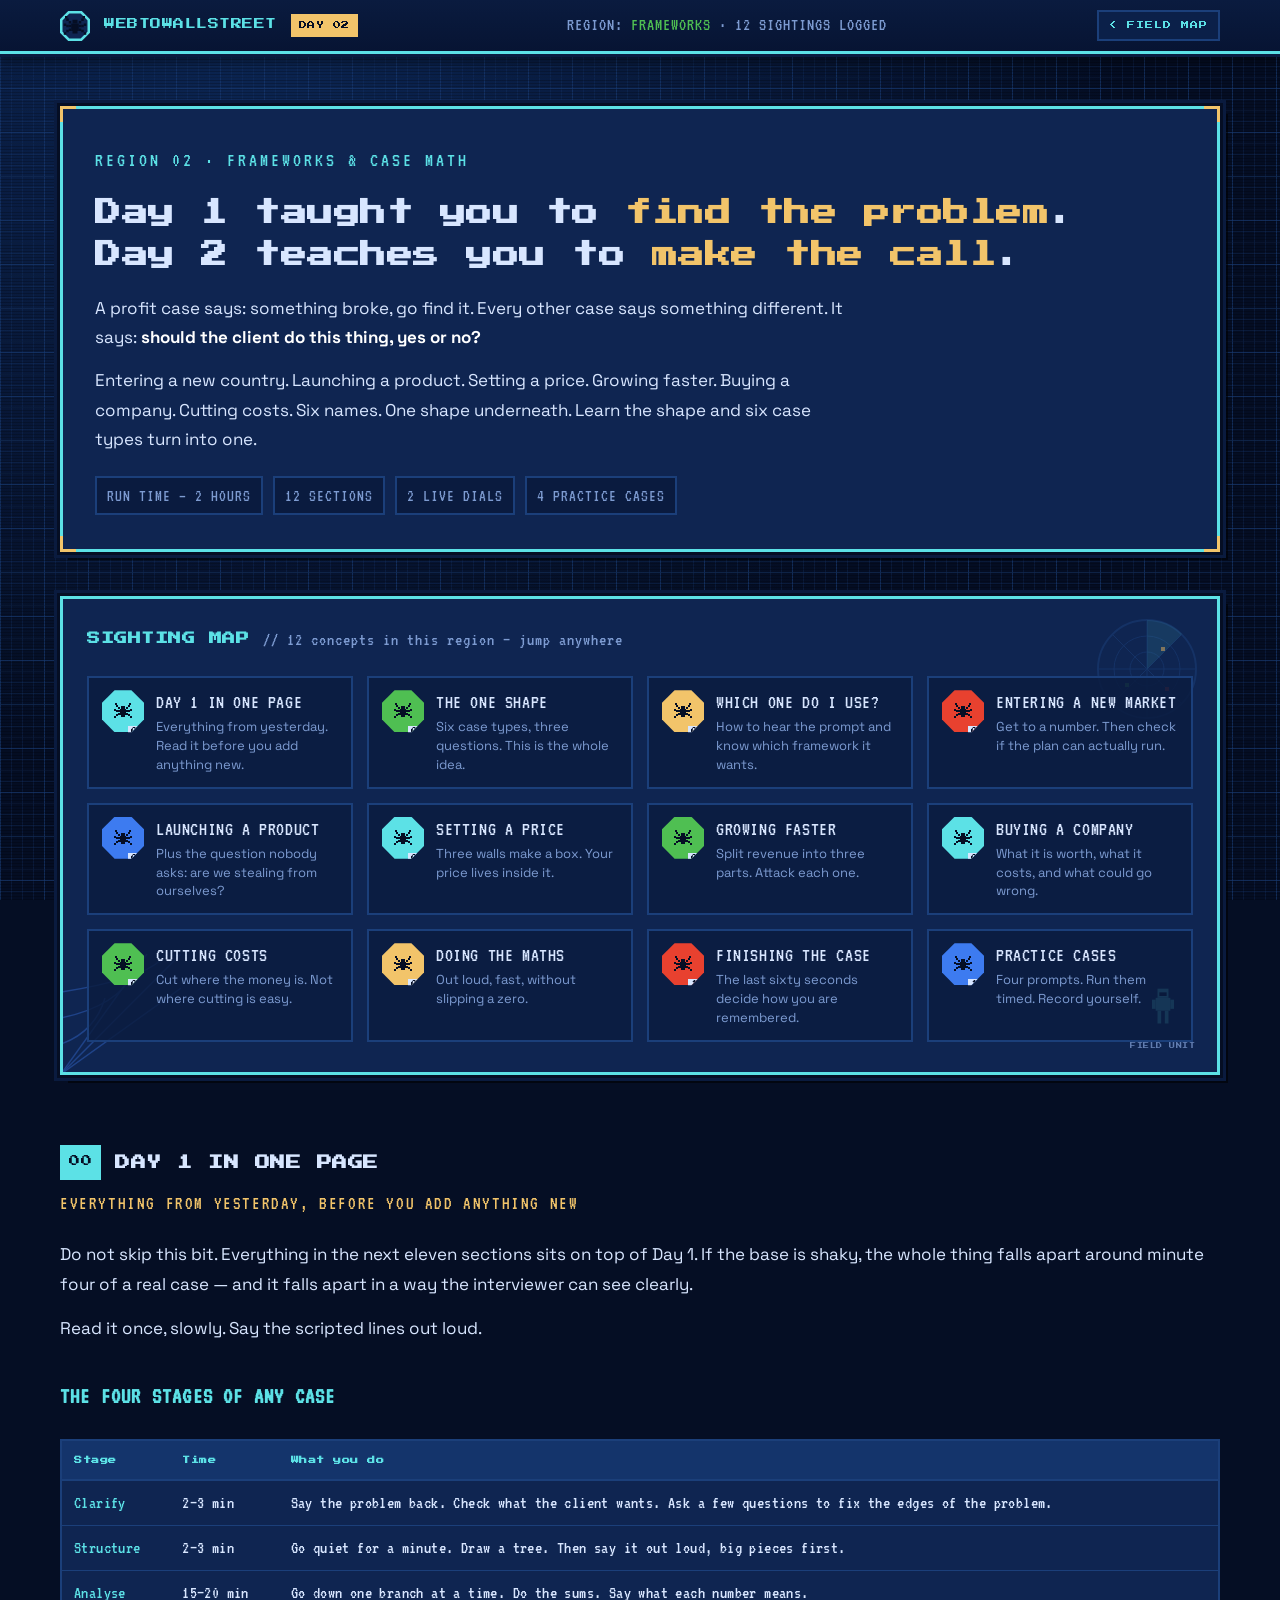
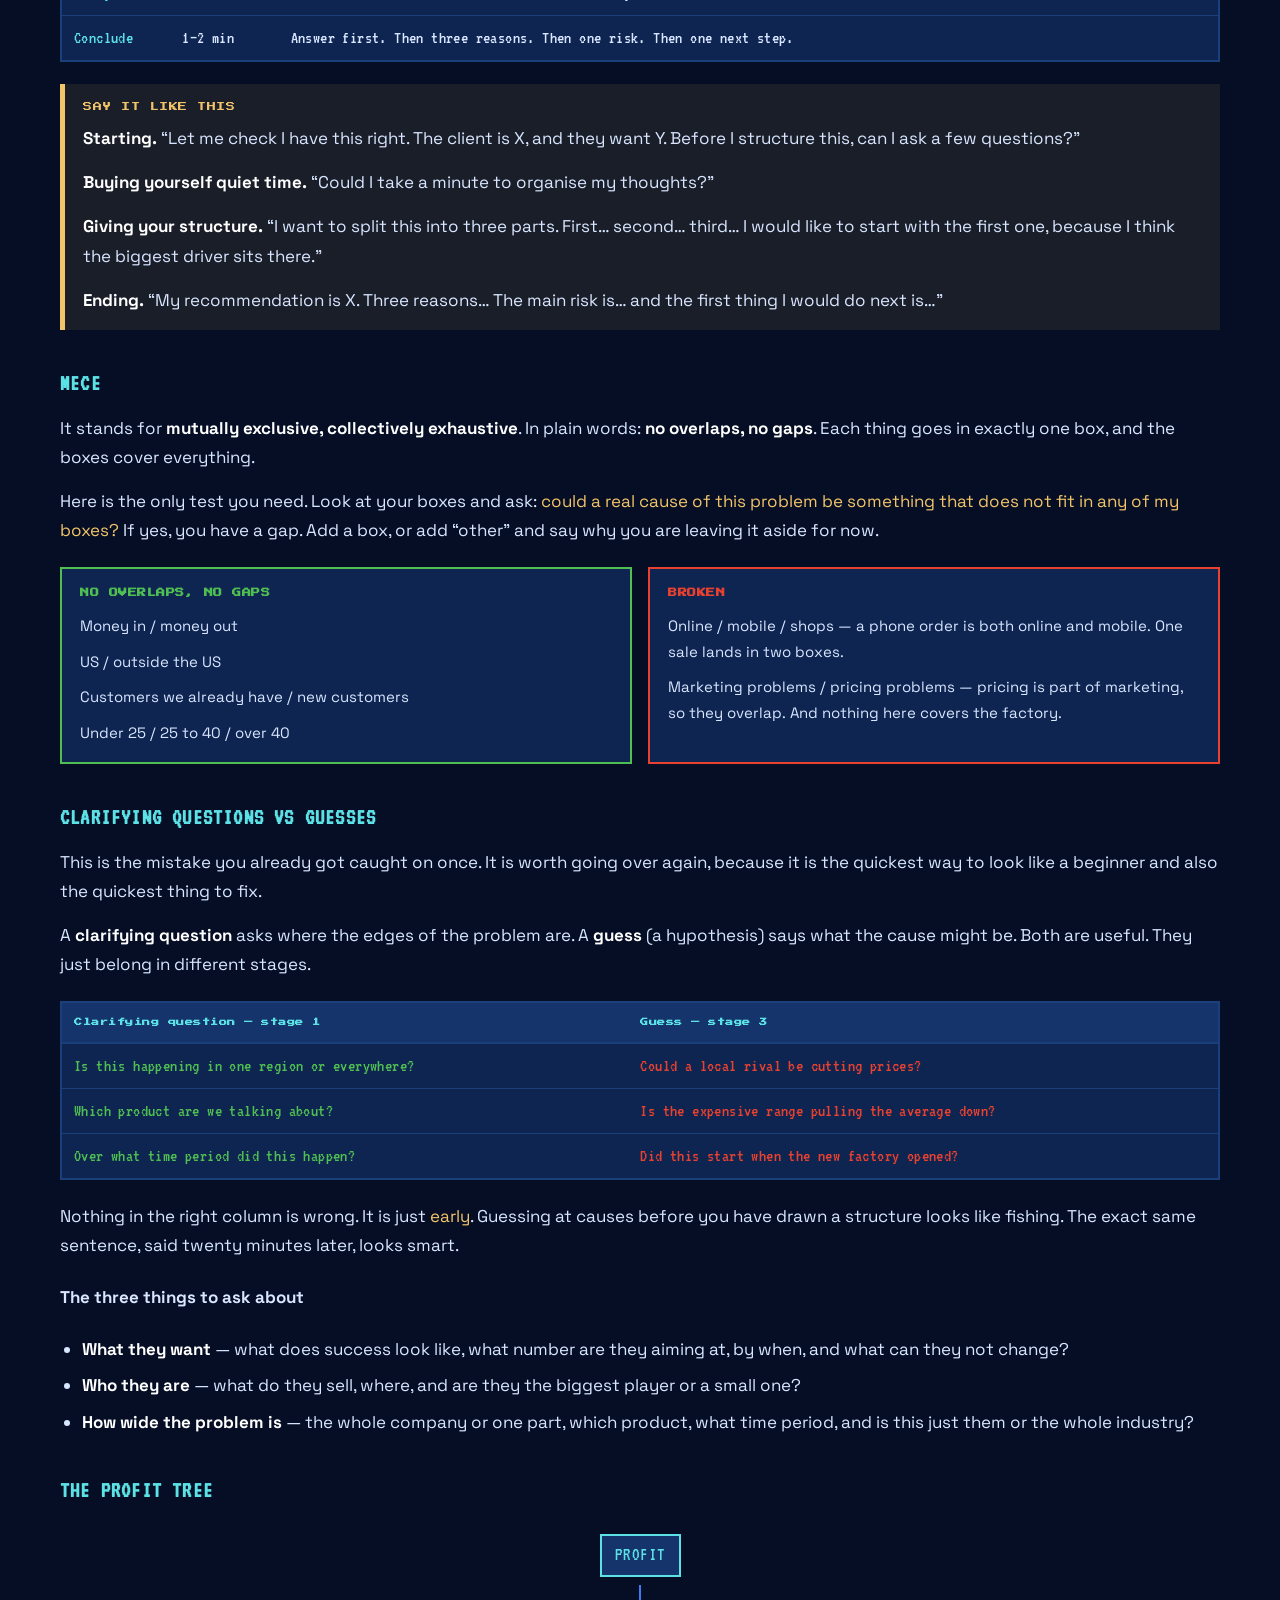
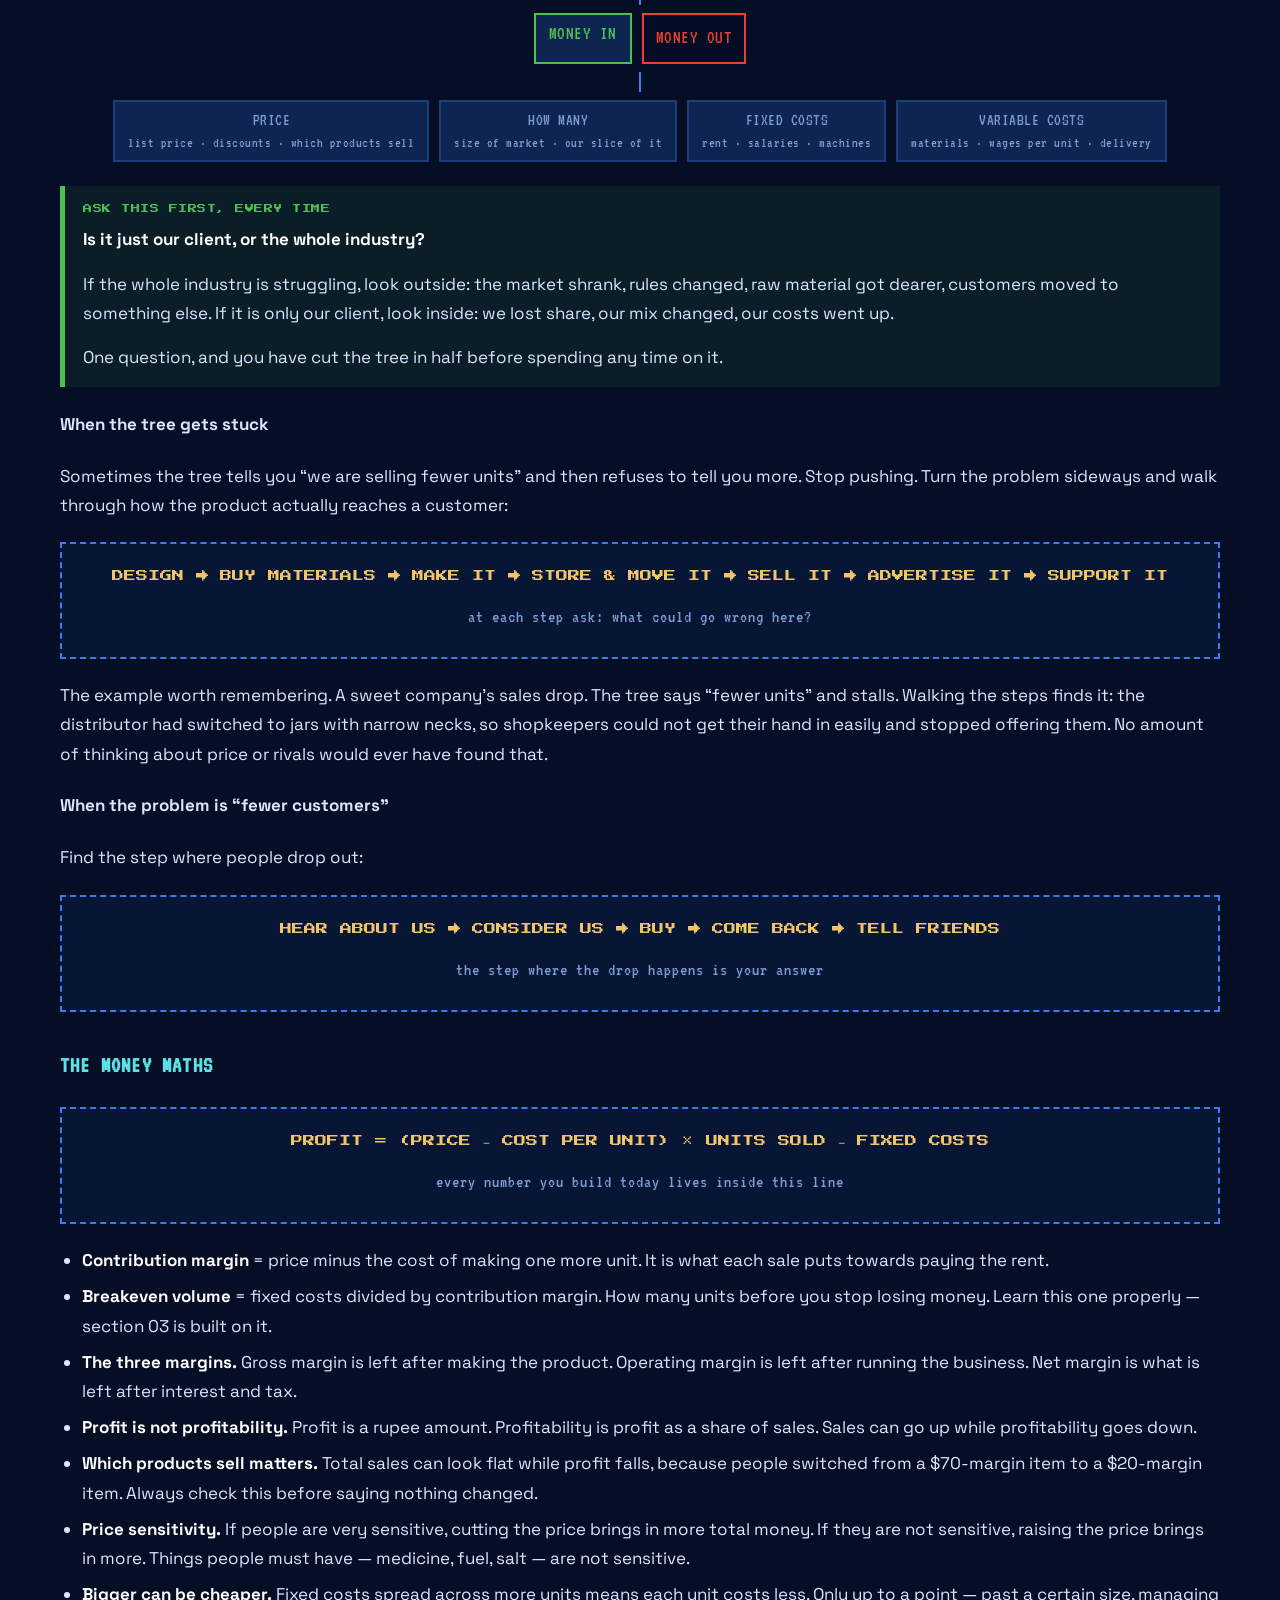
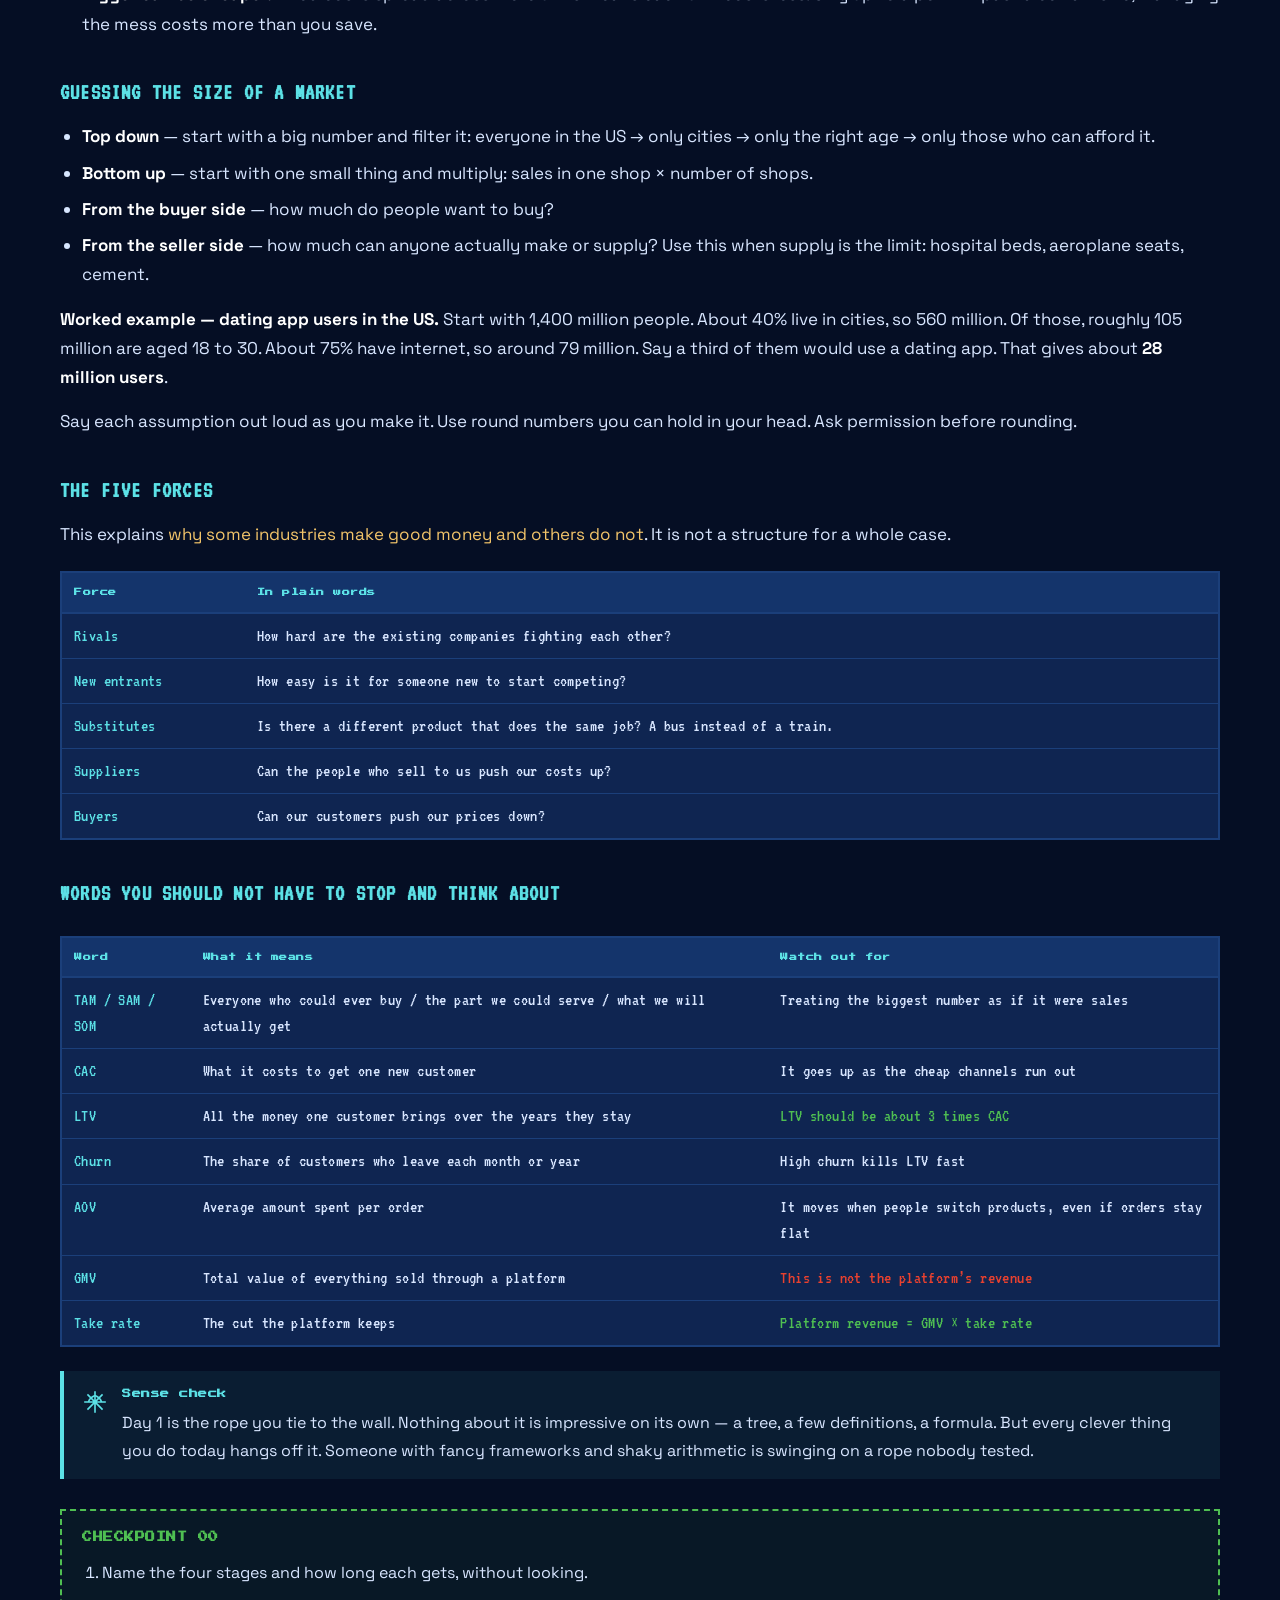
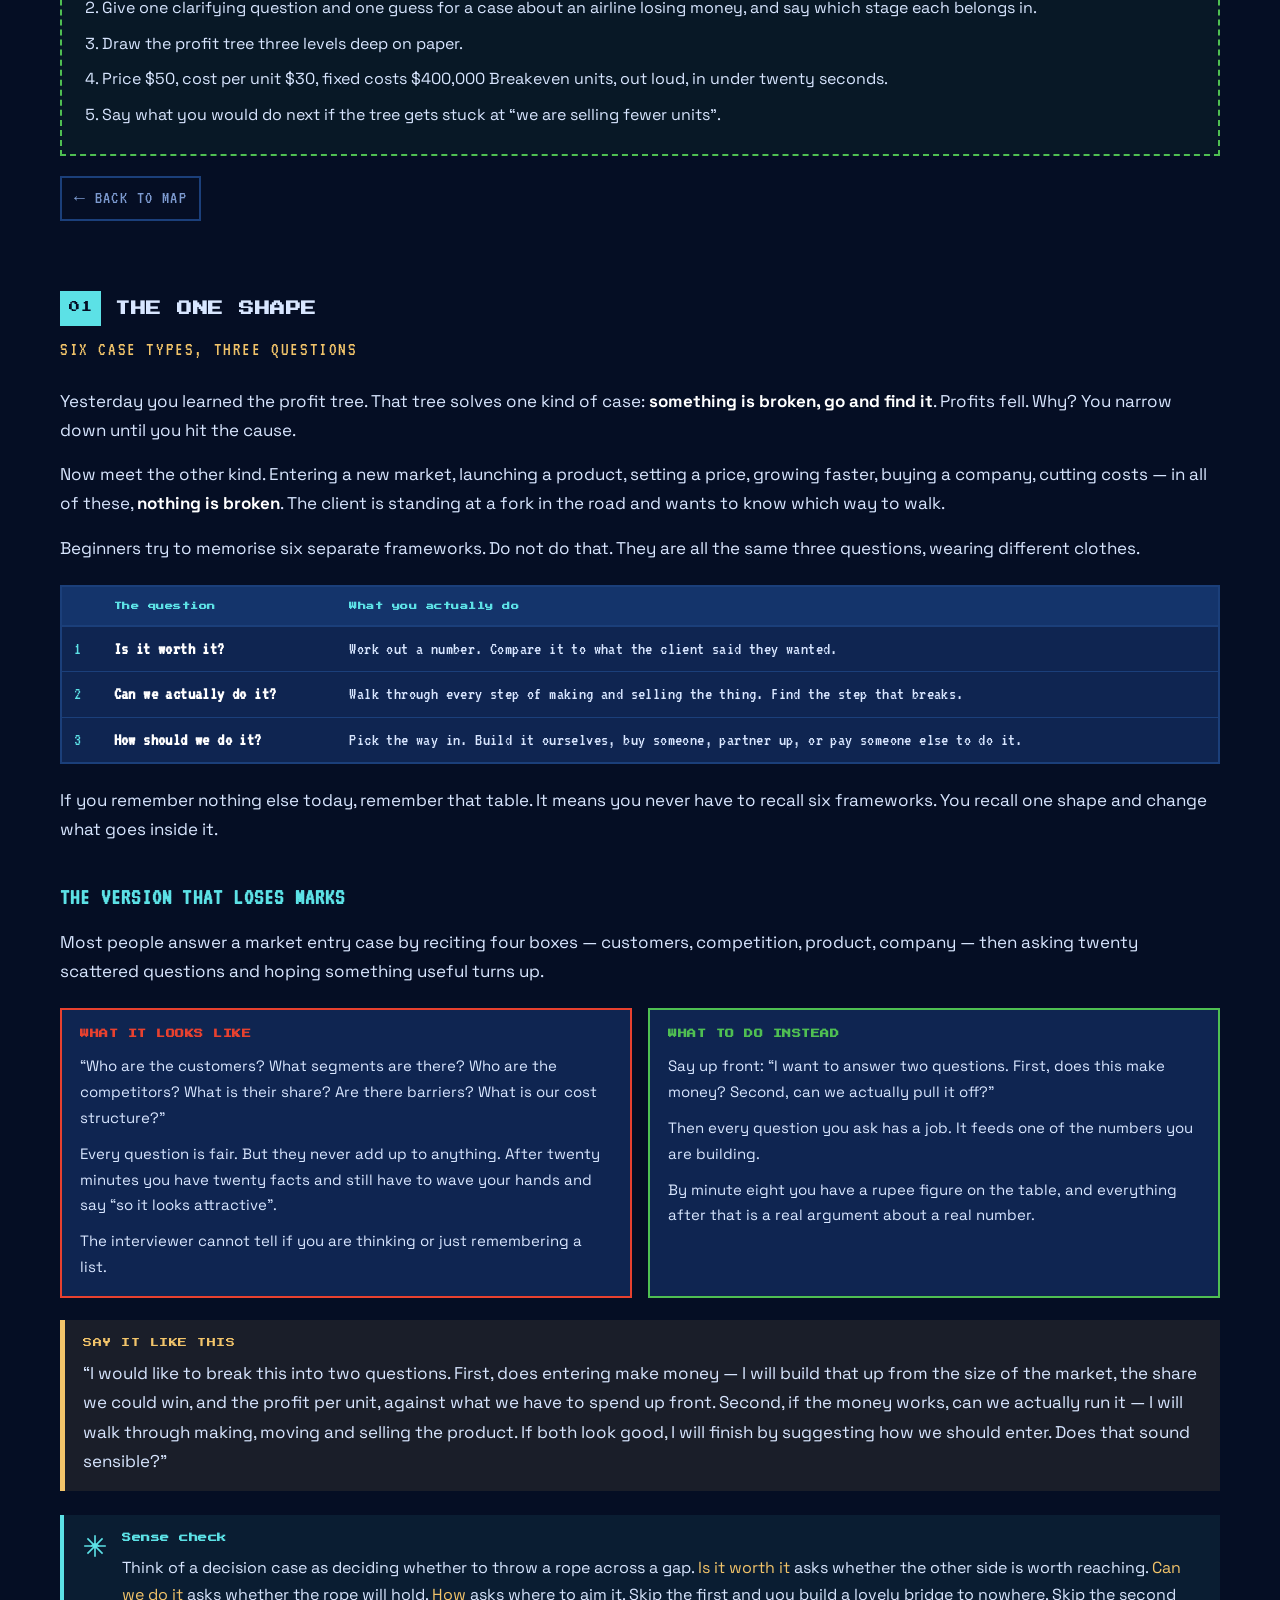
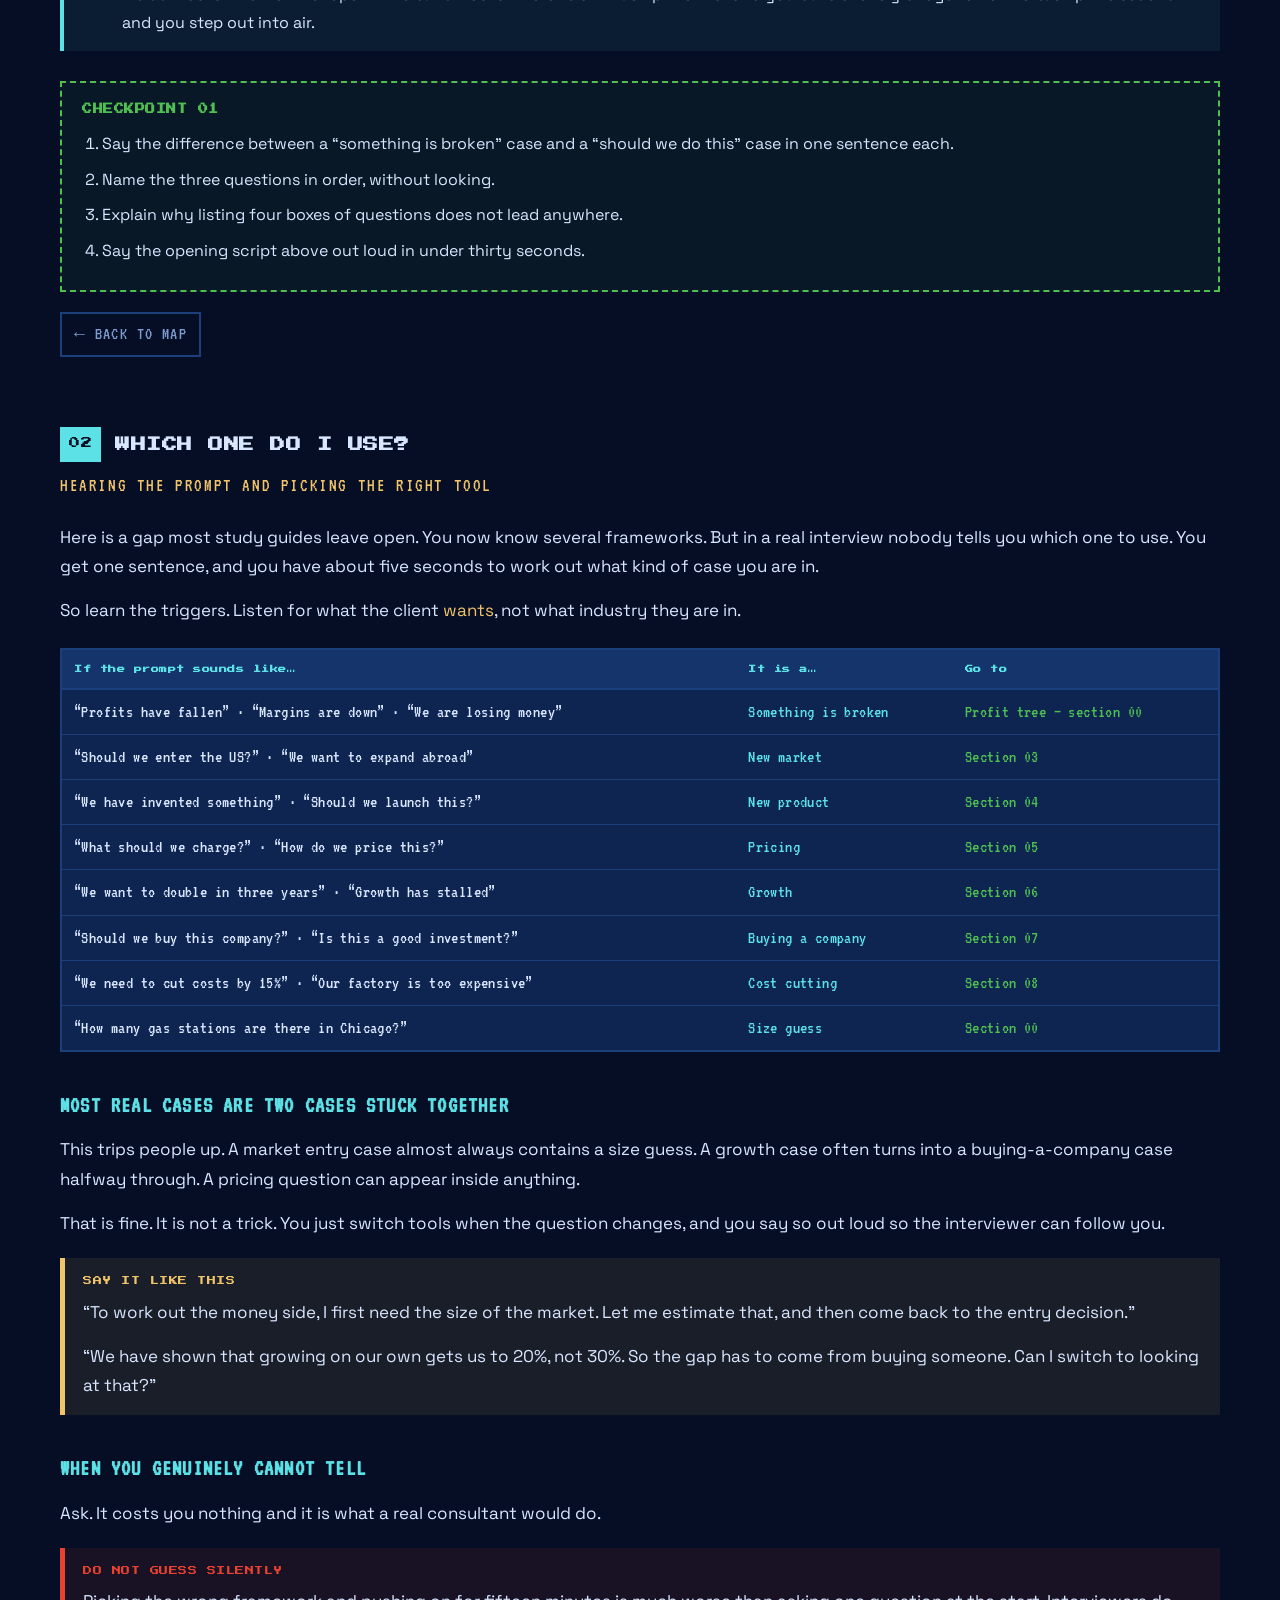
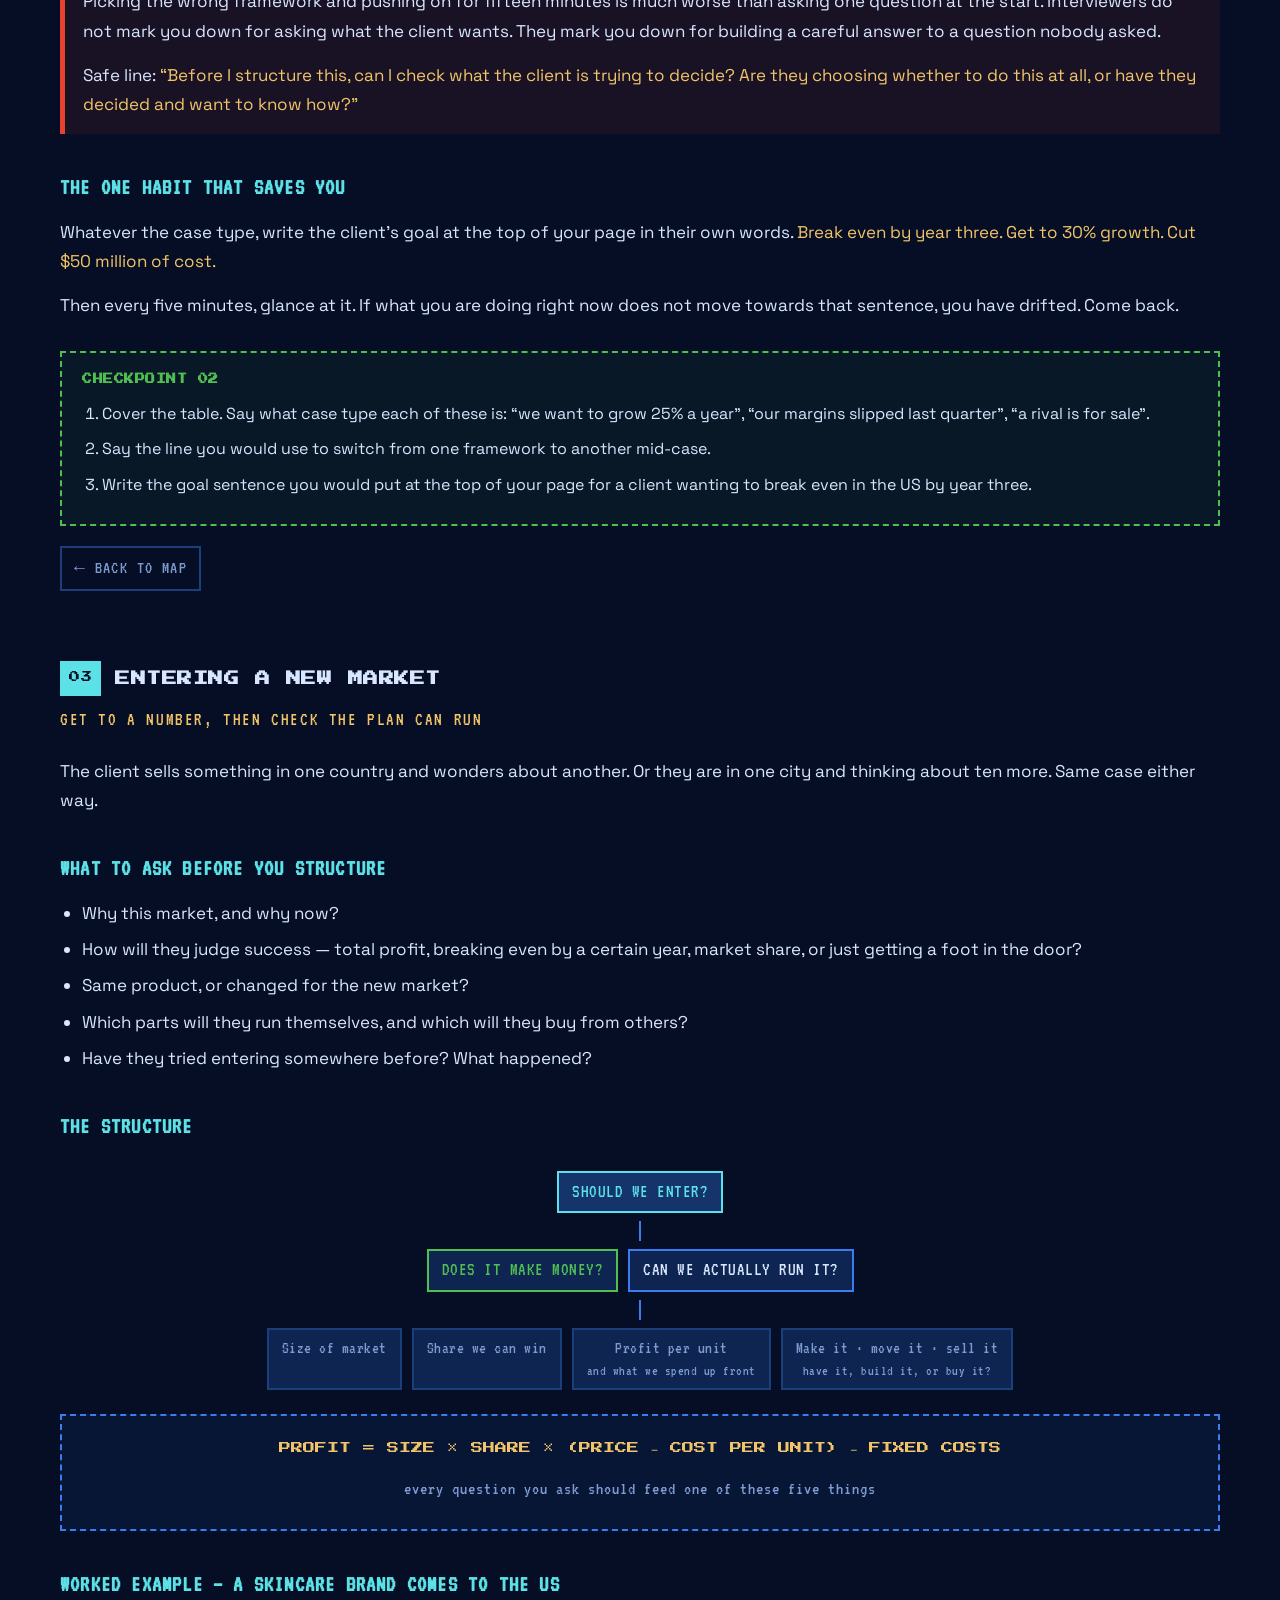
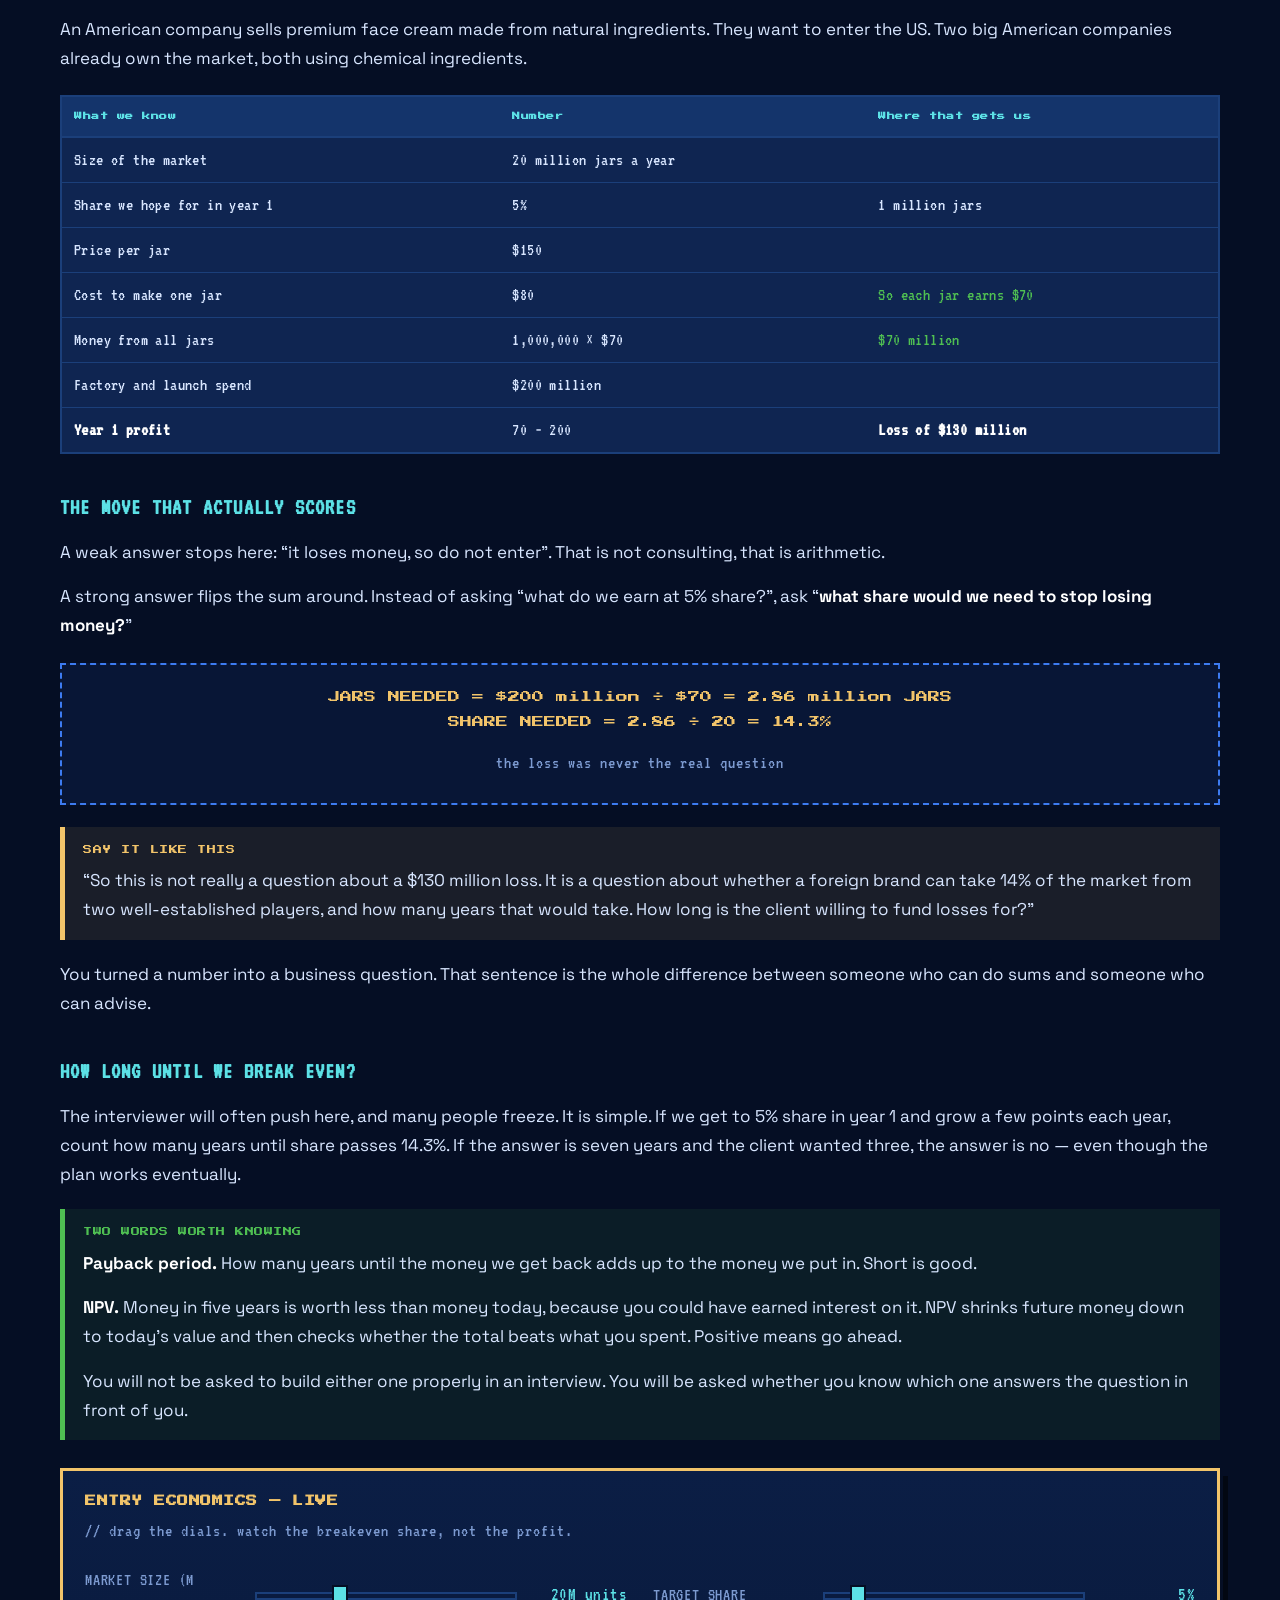
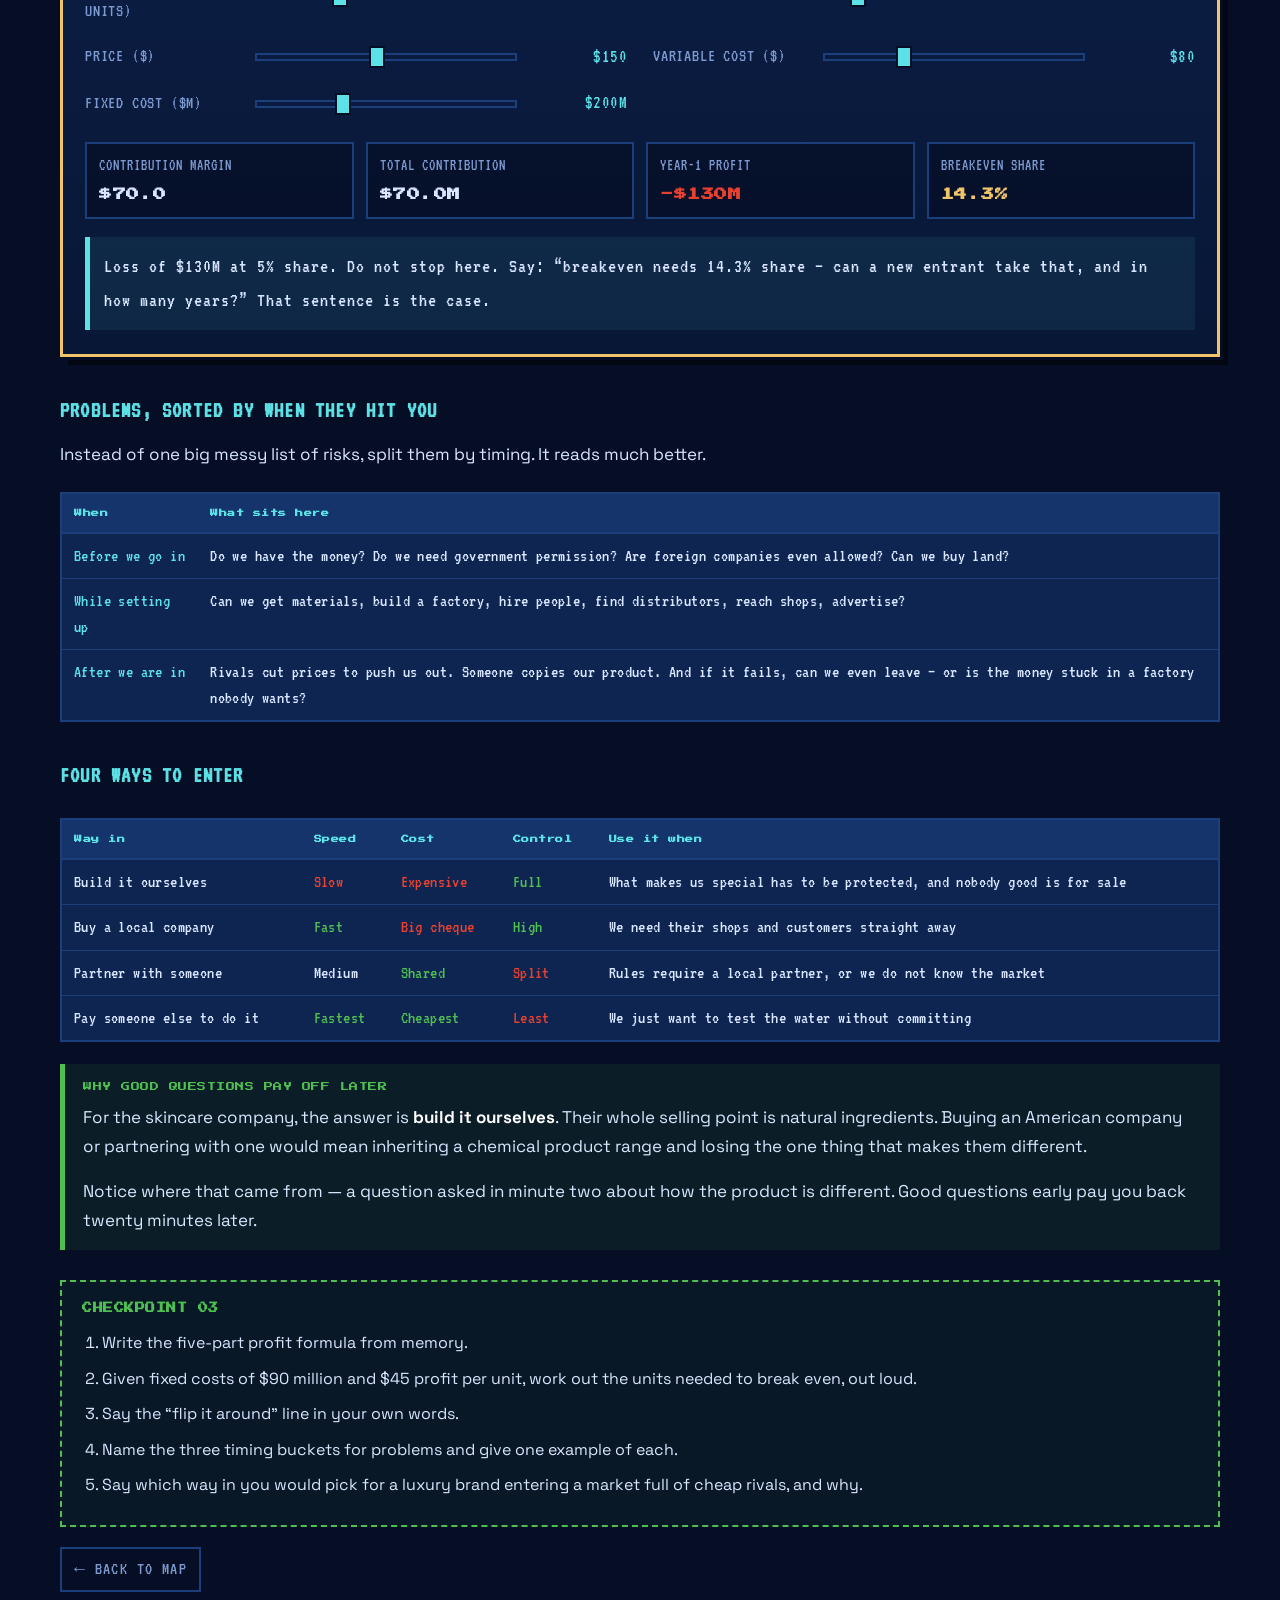
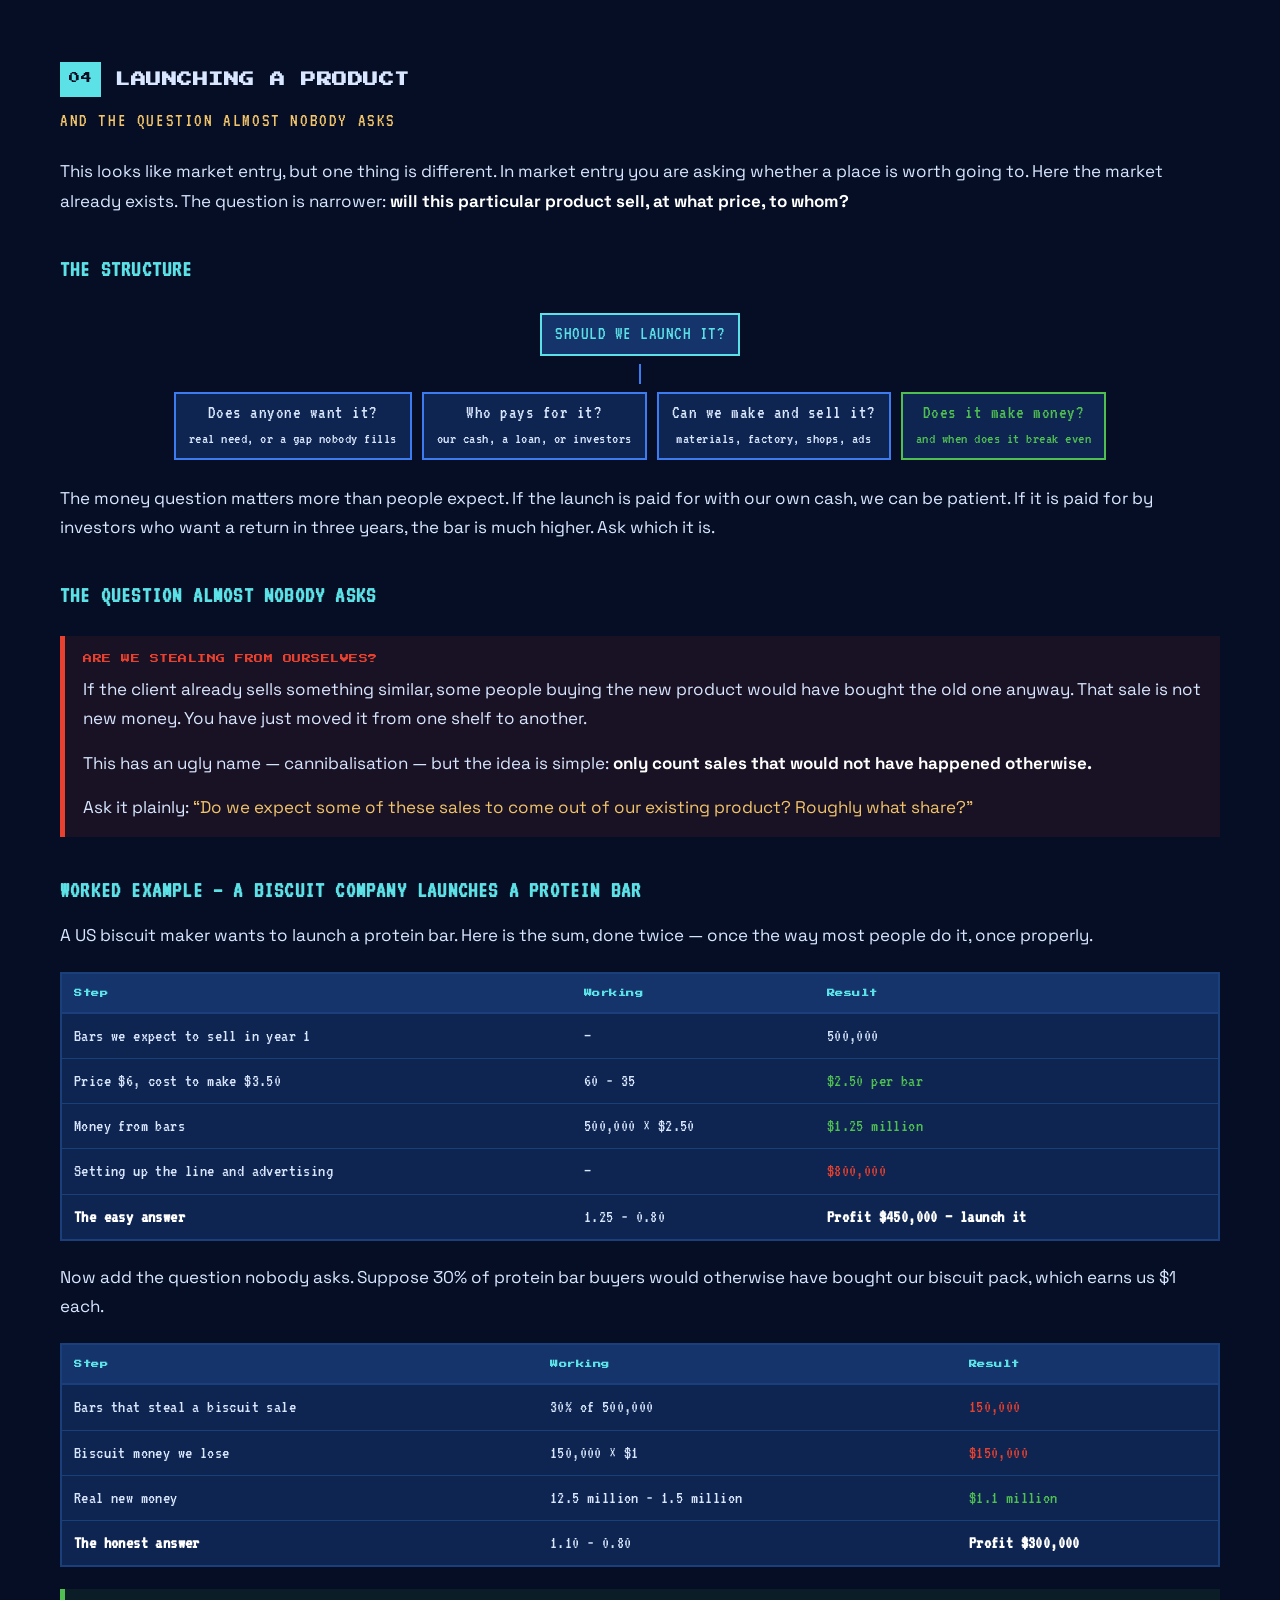
<file: Day_2.html>
<!DOCTYPE html>
<html lang="en">
<head>
<meta charset="utf-8">
<meta name="viewport" content="width=device-width, initial-scale=1">
<meta name="theme-color" content="#050E24">
<title>Day 2 — Frameworks &amp; Case Math | WebToWallStreet</title>
<link rel="preconnect" href="https://fonts.googleapis.com">
<link rel="preconnect" href="https://fonts.gstatic.com" crossorigin>
<link href="https://fonts.googleapis.com/css2?family=Press+Start+2P&family=VT323&family=Space+Grotesk:wght@400;500;700&display=swap" rel="stylesheet">
<style>
:root{
  --void:#050E24;
  --deep:#0A1B3F;
  --panel:#0F2551;
  --panel2:#14346B;
  --grid:#1B3F7A;
  --cyan:#5CE1E6;
  --blue:#3D7BF0;
  --red:#E8412F;
  --green:#4FBF52;
  --amber:#F2C46A;
  --ink:#D8E6FF;
  --dim:#7D9BD1;
  --display:'Press Start 2P',monospace;
  --hud:'VT323',monospace;
  --body:'Space Grotesk',system-ui,sans-serif;
}
*{box-sizing:border-box}
html{scroll-behavior:smooth;-webkit-text-size-adjust:100%}
body{
  margin:0;
  background:var(--void);
  color:var(--ink);
  font-family:var(--body);
  font-size:17px;
  line-height:1.72;
  -webkit-font-smoothing:antialiased;
}

/* ---------- grid map atmosphere ---------- */
.map-bg{
  position:fixed;inset:0;z-index:0;pointer-events:none;
  background:
    linear-gradient(rgba(27,63,122,.55) 1px,transparent 1px) 0 0/44px 44px,
    linear-gradient(90deg,rgba(27,63,122,.55) 1px,transparent 1px) 0 0/44px 44px,
    linear-gradient(rgba(27,63,122,.28) 1px,transparent 1px) 0 0/11px 11px,
    linear-gradient(90deg,rgba(27,63,122,.28) 1px,transparent 1px) 0 0/11px 11px,
    radial-gradient(ellipse at 20% 0%,#0E2A5C 0%,#050E24 60%);
  opacity:.9;
}
.map-bg::after{
  content:"";position:absolute;inset:0;
  background:repeating-linear-gradient(0deg,rgba(0,0,0,.22) 0 1px,transparent 1px 3px);
  mix-blend-mode:multiply;
}

/* ---------- pixel frames ---------- */
.px{
  border:3px solid var(--cyan);
  background:var(--panel);
  box-shadow:
    0 0 0 3px var(--void),
    0 0 0 6px var(--deep),
    8px 8px 0 0 rgba(0,0,0,.55);
}
.px-flat{
  border:2px solid var(--grid);
  background:var(--panel);
  box-shadow:5px 5px 0 0 rgba(0,0,0,.45);
}

/* ---------- top bar ---------- */
.topbar{
  position:sticky;top:0;z-index:40;
  background:linear-gradient(180deg,#0A1B3F 0%,#071433 100%);
  border-bottom:3px solid var(--cyan);
  box-shadow:0 3px 0 0 var(--deep),0 6px 14px rgba(0,0,0,.5);
}
.topbar-in{
  max-width:1200px;margin:0 auto;padding:10px 20px;
  display:flex;align-items:center;gap:14px;flex-wrap:wrap;
}
.emblem{flex:0 0 auto;width:30px;height:30px;display:block}
.tb-name{
  font-family:var(--display);font-size:11px;color:var(--cyan);
  letter-spacing:.5px;line-height:1.5;
}
.tb-badge{
  font-family:var(--display);font-size:8px;color:var(--void);
  background:var(--amber);padding:5px 8px;letter-spacing:.5px;
}
.tb-tick{
  margin-left:auto;font-family:var(--hud);font-size:18px;color:var(--dim);
  letter-spacing:1px;white-space:nowrap;
}
.tb-tick b{color:var(--green);font-weight:400}

/* ---------- layout ---------- */
.wrap{position:relative;z-index:1;max-width:1200px;margin:0 auto;padding:0 20px}
.mod{margin:70px 0;scroll-margin-top:84px}
section[id]{scroll-margin-top:84px}

/* ---------- hero ---------- */
.hero{padding:52px 0 10px}
.plate{position:relative;padding:34px 32px}
.plate .brk{position:absolute;width:16px;height:16px;border:3px solid var(--amber)}
.plate .b1{top:-3px;left:-3px;border-right:0;border-bottom:0}
.plate .b2{top:-3px;right:-3px;border-left:0;border-bottom:0}
.plate .b3{bottom:-3px;left:-3px;border-right:0;border-top:0}
.plate .b4{bottom:-3px;right:-3px;border-left:0;border-top:0}
.eyebrow{
  font-family:var(--hud);font-size:20px;color:var(--cyan);
  letter-spacing:3px;text-transform:uppercase;margin:0 0 14px;
}
h1{
  font-family:var(--display);font-size:26px;line-height:1.62;
  color:var(--ink);margin:0 0 18px;letter-spacing:.5px;
}
h1 span{color:var(--amber)}
.lede{max-width:760px;margin:0;color:var(--ink)}
.lede + .lede{margin-top:14px}
.meta{
  display:flex;flex-wrap:wrap;gap:10px;margin-top:22px;
}
.chip{
  font-family:var(--hud);font-size:17px;letter-spacing:1px;
  border:2px solid var(--grid);background:var(--deep);
  padding:3px 10px;color:var(--dim);text-transform:uppercase;
}
.chip b{color:var(--cyan);font-weight:400}

/* ---------- sighting map ---------- */
.tracker{position:relative;padding:26px 24px 30px;margin-top:34px;overflow:hidden}
.tr-head{
  display:flex;align-items:baseline;gap:14px;flex-wrap:wrap;
  margin:0 0 6px;
}
.tr-head h2{
  font-family:var(--display);font-size:13px;color:var(--cyan);
  margin:0;letter-spacing:.5px;
}
.tr-head .sub{font-family:var(--hud);font-size:18px;color:var(--dim);letter-spacing:1px}
.markers{
  display:grid;grid-template-columns:repeat(auto-fill,minmax(250px,1fr));
  gap:14px;margin-top:20px;position:relative;z-index:2;
}
.marker{
  display:flex;gap:12px;align-items:flex-start;
  text-decoration:none;color:inherit;
  border:2px solid var(--grid);background:rgba(10,27,63,.82);
  padding:12px 13px;transition:transform .12s steps(2),border-color .12s,background .12s;
}
.marker:hover{transform:translate(-2px,-2px);border-color:var(--cyan);background:var(--panel2)}
.marker:focus-visible{outline:3px solid var(--amber);outline-offset:2px}
.pin{
  position:relative;flex:0 0 auto;width:42px;height:42px;
  display:grid;place-items:center;
  background:var(--blue);
  -webkit-clip-path:polygon(30% 0,70% 0,100% 30%,100% 70%,70% 100%,30% 100%,0 70%,0 30%);
  clip-path:polygon(30% 0,70% 0,100% 30%,100% 70%,70% 100%,30% 100%,0 70%,0 30%);
}
.markers .marker:nth-child(7n+1) .pin{background:var(--cyan)}
.markers .marker:nth-child(7n+2) .pin{background:var(--green)}
.markers .marker:nth-child(7n+3) .pin{background:var(--amber)}
.markers .marker:nth-child(7n+4) .pin{background:var(--red)}
.markers .marker:nth-child(7n+5) .pin{background:var(--blue)}
.markers .marker:nth-child(7n+6) .pin{background:var(--cyan)}
.markers .marker:nth-child(7n+7) .pin{background:var(--green)}
.pin svg{width:24px;height:24px;display:block}
.tag{
  position:absolute;right:-4px;bottom:-5px;
  font-family:var(--display);font-size:7px;color:var(--void);
  background:var(--ink);padding:2px 3px;line-height:1;
}
.m-t{font-family:var(--hud);font-size:20px;color:var(--ink);letter-spacing:.6px;line-height:1.25;display:block}
.m-s{font-family:var(--body);font-size:13px;color:var(--dim);line-height:1.45;margin-top:3px;display:block}

/* radar + furniture */
.radar{
  position:absolute;right:18px;top:18px;width:104px;height:104px;
  opacity:.5;z-index:1;pointer-events:none;
}
.sweep{transform-origin:52px 52px;animation:spin 4.4s steps(16) infinite}
@keyframes spin{to{transform:rotate(360deg)}}
.blip{animation:pulse 2.4s ease-in-out infinite}
.blip:nth-of-type(2){animation-delay:.7s}
.blip:nth-of-type(3){animation-delay:1.4s}
@keyframes pulse{0%,100%{opacity:.25}50%{opacity:1}}
.webcorner{position:absolute;left:-2px;bottom:-2px;width:120px;height:120px;opacity:.35;pointer-events:none}
.agent{position:absolute;right:22px;bottom:14px;text-align:center;opacity:.75;pointer-events:none}
.agent svg{width:44px;height:44px;display:block;margin:0 auto}
.agent span{font-family:var(--display);font-size:6px;color:var(--dim);letter-spacing:.5px}

/* ---------- module heads ---------- */
.mod-head{display:flex;align-items:center;gap:14px;margin-bottom:8px;flex-wrap:wrap}
.num{
  font-family:var(--display);font-size:11px;color:var(--void);
  background:var(--cyan);padding:8px 9px;letter-spacing:.5px;
}
.mod-head h2{
  font-family:var(--display);font-size:15px;color:var(--ink);
  margin:0;letter-spacing:.5px;line-height:1.55;text-transform:uppercase;
}
.tagline{
  font-family:var(--hud);font-size:19px;color:var(--amber);
  letter-spacing:1.6px;text-transform:uppercase;margin:0 0 20px;
}
h3{
  font-family:var(--hud);font-size:23px;color:var(--cyan);
  letter-spacing:1.2px;text-transform:uppercase;
  margin:34px 0 10px;
}
p{margin:0 0 15px}
strong{color:#fff;font-weight:700}
em{color:var(--amber);font-style:normal}
ul,ol{margin:0 0 15px;padding-left:22px}
li{margin-bottom:7px}
code{
  font-family:var(--hud);font-size:18px;color:var(--cyan);
  background:var(--deep);padding:1px 6px;border:1px solid var(--grid);
}

/* ---------- formula ---------- */
.formula{
  font-family:var(--display);font-size:12px;line-height:2.1;
  color:var(--amber);text-align:center;
  border:2px dashed var(--blue);background:rgba(10,27,63,.7);
  padding:20px 16px;margin:22px 0;
  overflow-x:auto;
}
.formula small{
  display:block;font-family:var(--hud);font-size:18px;
  color:var(--dim);letter-spacing:1px;margin-top:10px;
}

/* ---------- callouts ---------- */
.callout{
  border-left:5px solid var(--red);background:rgba(232,65,47,.09);
  padding:15px 18px;margin:20px 0;
}
.callout.good{border-left-color:var(--green);background:rgba(79,191,82,.09)}
.callout.say{border-left-color:var(--amber);background:rgba(242,196,106,.09)}
.lab{
  display:block;font-family:var(--display);font-size:9px;
  color:var(--red);letter-spacing:.5px;margin-bottom:9px;
}
.callout.good .lab{color:var(--green)}
.callout.say .lab{color:var(--amber)}
.callout p:last-child{margin-bottom:0}

/* ---------- split cards ---------- */
.split{display:grid;grid-template-columns:1fr 1fr;gap:16px;margin:22px 0}
.card{border:2px solid var(--grid);background:var(--panel);padding:16px 18px}
.card.red{border-color:var(--red)}
.card.green{border-color:var(--green)}
.card h4{
  font-family:var(--display);font-size:9px;margin:0 0 12px;letter-spacing:.5px;
  color:var(--cyan);line-height:1.7;
}
.card.red h4{color:var(--red)}
.card.green h4{color:var(--green)}
.card p{font-size:15px;margin-bottom:10px}
.card p:last-child{margin-bottom:0}
.card ul{font-size:15px;margin-bottom:0}

/* ---------- issue tree ---------- */
.tree{margin:24px 0;font-family:var(--hud);font-size:19px;letter-spacing:.5px}
.trow{display:flex;gap:10px;justify-content:center;flex-wrap:wrap;margin-bottom:8px}
.tnode{
  border:2px solid var(--grid);background:var(--panel);
  padding:7px 13px;color:var(--ink);text-align:center;line-height:1.3;
}
.tnode.t0{border-color:var(--cyan);background:var(--panel2);color:var(--cyan)}
.tnode.t1{border-color:var(--blue)}
.tnode.t2{border-color:var(--grid);color:var(--dim);font-size:17px}
.tnode.gr{border-color:var(--green);color:var(--green)}
.tnode.rd{border-color:var(--red);color:var(--red)}
.tbranch{
  height:20px;border-left:2px solid var(--blue);
  width:0;margin:0 auto 8px;
}

/* ---------- ascii tree block ---------- */
.ascii{
  font-family:var(--hud);font-size:19px;line-height:1.5;
  color:var(--ink);background:rgba(10,27,63,.78);
  border:2px solid var(--grid);border-left:5px solid var(--blue);
  padding:16px 18px;margin:22px 0;
  white-space:pre;overflow-x:auto;letter-spacing:.4px;
}
.ascii .k{color:var(--cyan)}
.ascii .g{color:var(--green)}
.ascii .r{color:var(--red)}
.ascii .a{color:var(--amber)}
.ascii .d{color:var(--dim)}

/* ---------- sense check ---------- */
.sense{
  display:flex;gap:14px;align-items:flex-start;
  border-left:4px solid var(--cyan);background:rgba(92,225,230,.07);
  padding:15px 18px;margin:24px 0;
}
.sense svg{flex:0 0 auto;width:26px;height:26px;margin-top:3px}
.sense b{
  display:block;font-family:var(--display);font-size:9px;
  color:var(--cyan);margin-bottom:8px;letter-spacing:.5px;
}
.sense p{margin:0;font-size:16px}

/* ---------- checkpoint ---------- */
.checkpoint{
  border:2px dashed var(--green);background:rgba(79,191,82,.06);
  padding:18px 20px;margin:30px 0 12px;
}
.checkpoint b{
  display:block;font-family:var(--display);font-size:10px;
  color:var(--green);margin-bottom:12px;letter-spacing:.5px;
}
.checkpoint ol{margin:0;padding-left:20px;font-size:16px}
.checkpoint li{margin-bottom:8px;color:var(--ink)}

/* ---------- tables ---------- */
.tscroll{
  overflow-x:auto;margin:22px 0;
  border:2px solid var(--grid);
  scrollbar-color:var(--blue) var(--deep);
}
.tscroll::-webkit-scrollbar{height:10px}
.tscroll::-webkit-scrollbar-track{background:var(--deep)}
.tscroll::-webkit-scrollbar-thumb{background:var(--blue)}
table{border-collapse:collapse;width:100%;min-width:520px;background:var(--panel)}
th{
  font-family:var(--display);font-size:8px;letter-spacing:.5px;
  background:var(--panel2);color:var(--cyan);
  padding:12px 12px;text-align:left;line-height:1.8;
  border-bottom:2px solid var(--grid);
}
td{
  font-family:var(--hud);font-size:18px;letter-spacing:.4px;
  padding:9px 12px;border-bottom:1px solid var(--grid);
  color:var(--ink);vertical-align:top;line-height:1.45;
}
tr:last-child td{border-bottom:0}
td.g{color:var(--green)}
td.r{color:var(--red)}
td.a{color:var(--amber)}
td.c{color:var(--cyan)}

/* ---------- console ---------- */
.console{
  border:3px solid var(--amber);background:linear-gradient(180deg,#0B1E45 0%,#081736 100%);
  box-shadow:0 0 0 3px var(--void),8px 8px 0 0 rgba(0,0,0,.5);
  padding:22px 22px 24px;margin:28px 0;
}
.console h4{
  font-family:var(--display);font-size:11px;color:var(--amber);
  margin:0 0 4px;letter-spacing:.5px;line-height:1.7;
}
.console .hint{font-family:var(--hud);font-size:18px;color:var(--dim);letter-spacing:1px;margin:0 0 18px}
.ctrls{display:grid;grid-template-columns:1fr 1fr;gap:14px 26px}
.ctrl{display:flex;align-items:center;gap:12px}
.ctrl label{
  font-family:var(--hud);font-size:18px;color:var(--dim);
  letter-spacing:.8px;flex:0 0 156px;text-transform:uppercase;
}
.ctrl input[type=range]{
  flex:1;-webkit-appearance:none;appearance:none;
  height:8px;background:var(--deep);border:2px solid var(--grid);outline:none;
}
.ctrl input[type=range]::-webkit-slider-thumb{
  -webkit-appearance:none;appearance:none;
  width:16px;height:22px;background:var(--cyan);border:2px solid var(--void);cursor:pointer;
}
.ctrl input[type=range]::-moz-range-thumb{
  width:16px;height:22px;background:var(--cyan);border:2px solid var(--void);cursor:pointer;border-radius:0;
}
.ctrl input[type=range]:focus-visible{outline:3px solid var(--amber);outline-offset:2px}
.ctrl .val{
  font-family:var(--hud);font-size:19px;color:var(--cyan);
  flex:0 0 96px;text-align:right;letter-spacing:.5px;
}
.readout{
  display:grid;grid-template-columns:repeat(4,1fr);gap:12px;margin-top:22px;
}
.rd{border:2px solid var(--grid);background:rgba(5,14,36,.7);padding:11px 12px}
.rd span{
  display:block;font-family:var(--hud);font-size:16px;color:var(--dim);
  letter-spacing:1px;text-transform:uppercase;line-height:1.3;
}
.rd b{
  display:block;font-family:var(--display);font-size:13px;color:var(--ink);
  margin-top:8px;letter-spacing:.5px;
}
.rd b.g{color:var(--green)}
.rd b.r{color:var(--red)}
.rd b.a{color:var(--amber)}
.verdict{
  font-family:var(--hud);font-size:20px;letter-spacing:1px;
  margin-top:18px;padding:12px 14px;border-left:5px solid var(--cyan);
  background:rgba(92,225,230,.08);color:var(--ink);
}
.verdict.g{border-left-color:var(--green);background:rgba(79,191,82,.09)}
.verdict.r{border-left-color:var(--red);background:rgba(232,65,47,.09)}

/* ---------- divider + back link ---------- */
.strandline{display:block;width:100%;height:26px;margin:56px 0;opacity:.55}
.back{
  display:inline-block;font-family:var(--hud);font-size:18px;letter-spacing:1.4px;
  color:var(--dim);text-decoration:none;border:2px solid var(--grid);
  padding:5px 12px;text-transform:uppercase;margin-top:8px;
}
.back:hover{color:var(--cyan);border-color:var(--cyan)}
.back:focus-visible{outline:3px solid var(--amber);outline-offset:2px}

/* ---------- footer ---------- */
footer{
  border-top:3px solid var(--grid);margin-top:20px;padding:30px 0 60px;
  font-family:var(--hud);font-size:18px;color:var(--dim);letter-spacing:1px;
}
footer b{color:var(--cyan);font-weight:400}

/* ---------- responsive: 900 ---------- */
@media (max-width:900px){
  .wrap{padding:0 16px}
  .topbar-in{padding:9px 16px}
  h1{font-size:21px;line-height:1.66}
  .plate{padding:28px 22px}
  .split{grid-template-columns:1fr}
  .readout{grid-template-columns:repeat(2,1fr)}
  .ctrls{grid-template-columns:1fr}
  .radar{width:86px;height:86px;right:14px;top:14px}
  .agent{display:none}
  .mod{margin:58px 0}
}

/* ---------- responsive: 640 ---------- */
@media (max-width:640px){
  body{font-size:16px;line-height:1.68}
  .wrap{padding:0 12px}
  .mod{margin:46px 0;scroll-margin-top:64px}
  section[id]{scroll-margin-top:64px}
  h1{font-size:16px;line-height:1.75}
  .eyebrow{font-size:18px;letter-spacing:2px}
  .mod-head h2{font-size:12px}
  .num{font-size:10px;padding:7px 8px}
  .tagline{font-size:17px;letter-spacing:1.2px}
  h3{font-size:21px;margin-top:28px}
  .tr-head h2{font-size:11px}
  .markers{grid-template-columns:1fr}
  .marker{padding:14px 13px}
  .marker:hover{transform:none;border-color:var(--grid);background:rgba(10,27,63,.82)}
  .marker:active{border-color:var(--cyan);background:var(--panel2)}
  .formula{font-family:var(--hud);font-size:22px;line-height:1.7;letter-spacing:.5px;white-space:normal}
  .formula small{font-size:17px}
  .px{box-shadow:0 0 0 2px var(--void),0 0 0 4px var(--deep),5px 5px 0 0 rgba(0,0,0,.55)}
  .console{box-shadow:0 0 0 2px var(--void),5px 5px 0 0 rgba(0,0,0,.5);padding:18px 16px 20px}
  .ctrl{flex-wrap:wrap;gap:6px 10px}
  .ctrl label{flex:1 1 100%;font-size:17px}
  .ctrl input[type=range]{flex:1 1 auto;height:12px;padding:11px 0;background-clip:content-box}
  .ctrl .val{flex:0 0 84px}
  .rd b{font-size:11px}
  .checkpoint ol{font-size:15px}
  .radar{width:70px;height:70px}
  .webcorner{width:88px;height:88px}
  .tb-tick{display:none}
  .ascii{font-size:17px}
}

/* ---------- responsive: 380 ---------- */
@media (max-width:380px){
  .readout{grid-template-columns:1fr}
  h1{font-size:14px}
  .tb-name{font-size:9px}
  .tb-badge{font-size:7px}
  .plate{padding:22px 16px}
  .tracker{padding:20px 14px 24px}
  .formula{font-size:20px;padding:16px 12px}
}

/* ---------- reduced motion ---------- */
@media (prefers-reduced-motion:reduce){
  html{scroll-behavior:auto}
  *,*::before,*::after{
    animation-duration:.001ms !important;
    animation-iteration-count:1 !important;
    transition-duration:.001ms !important;
  }
}
</style>
</head>
<body>

<div class="map-bg" aria-hidden="true"></div>

<!-- sprite definitions: original pixel geometry, drawn as rect grids -->
<svg width="0" height="0" style="position:absolute" aria-hidden="true">
  <symbol id="spr" viewBox="0 0 24 24">
    <g fill="#050E24">
      <rect x="10" y="7" width="4" height="3"/>
      <rect x="9" y="10" width="6" height="6"/>
      <rect x="10" y="16" width="4" height="2"/>
      <rect x="7" y="8" width="2" height="2"/><rect x="5" y="6" width="2" height="2"/><rect x="4" y="4" width="2" height="2"/>
      <rect x="15" y="8" width="2" height="2"/><rect x="17" y="6" width="2" height="2"/><rect x="18" y="4" width="2" height="2"/>
      <rect x="7" y="11" width="2" height="2"/><rect x="5" y="11" width="2" height="2"/><rect x="3" y="10" width="2" height="2"/>
      <rect x="15" y="11" width="2" height="2"/><rect x="17" y="11" width="2" height="2"/><rect x="19" y="10" width="2" height="2"/>
      <rect x="7" y="14" width="2" height="2"/><rect x="5" y="15" width="2" height="2"/><rect x="3" y="17" width="2" height="2"/>
      <rect x="15" y="14" width="2" height="2"/><rect x="17" y="15" width="2" height="2"/><rect x="19" y="17" width="2" height="2"/>
    </g>
  </symbol>
</svg>

<div class="topbar">
  <div class="topbar-in">
    <svg class="emblem" viewBox="0 0 24 24" aria-hidden="true">
      <polygon points="7,1 17,1 23,7 23,17 17,23 7,23 1,17 1,7" fill="#0F2551" stroke="#5CE1E6" stroke-width="2"/>
      <use href="#spr" x="0" y="0" width="24" height="24" fill="#5CE1E6"/>
    </svg>
    <div>
      <div class="tb-name">WEBTOWALLSTREET</div>
    </div>
    <span class="tb-badge">DAY 02</span>
    <div class="tb-tick">REGION: <b>FRAMEWORKS</b> &middot; 12 SIGHTINGS LOGGED</div>
  </div>
</div>

<div class="wrap">

  <!-- ================= HERO ================= -->
  <div class="hero">
    <div class="px plate">
      <span class="brk b1"></span><span class="brk b2"></span><span class="brk b3"></span><span class="brk b4"></span>
      <p class="eyebrow">Region 02 &middot; Frameworks &amp; Case Math</p>
      <h1>Day 1 taught you to <span>find the problem</span>.<br>Day 2 teaches you to <span>make the call</span>.</h1>
      <p class="lede">A profit case says: something broke, go find it. Every other case says something different. It says: <strong>should the client do this thing, yes or no?</strong></p>
      <p class="lede">Entering a new country. Launching a product. Setting a price. Growing faster. Buying a company. Cutting costs. Six names. One shape underneath. Learn the shape and six case types turn into one.</p>
      <div class="meta">
        <span class="chip">Run time &mdash; 2 hours</span>
        <span class="chip">12 sections</span>
        <span class="chip">2 live dials</span>
        <span class="chip">4 practice cases</span>
      </div>
    </div>
  </div>

  <!-- ================= SIGHTING MAP ================= -->
  <div class="px tracker" id="map">
    <svg class="radar" viewBox="0 0 104 104" aria-hidden="true">
      <circle cx="52" cy="52" r="49" fill="none" stroke="#1B3F7A" stroke-width="2"/>
      <circle cx="52" cy="52" r="33" fill="none" stroke="#1B3F7A" stroke-width="1"/>
      <circle cx="52" cy="52" r="17" fill="none" stroke="#1B3F7A" stroke-width="1"/>
      <path d="M52 3 L52 101 M3 52 L101 52 M17 17 L87 87 M87 17 L17 87" stroke="#1B3F7A" stroke-width="1"/>
      <g class="sweep"><path d="M52 52 L52 3 A49 49 0 0 1 87 17 Z" fill="#5CE1E6" opacity=".22"/></g>
      <rect class="blip" x="66" y="30" width="4" height="4" fill="#F2C46A"/>
      <rect class="blip" x="30" y="66" width="4" height="4" fill="#4FBF52"/>
      <rect class="blip" x="70" y="70" width="4" height="4" fill="#E8412F"/>
    </svg>

    <svg class="webcorner" viewBox="0 0 120 120" aria-hidden="true">
      <g fill="none" stroke="#3D7BF0" stroke-width="1.5">
        <path d="M0 120 L120 0"/><path d="M0 120 L86 0"/><path d="M0 120 L120 34"/>
        <path d="M0 90 Q34 78 44 44"/><path d="M0 64 Q56 52 72 20"/><path d="M0 38 Q78 26 100 6"/>
      </g>
    </svg>

    <div class="tr-head">
      <h2>SIGHTING MAP</h2>
      <span class="sub">// 12 concepts in this region &mdash; jump anywhere</span>
    </div>

    <nav class="markers" aria-label="Day 2 concept index">
      <a class="marker" href="#m00"><span class="pin"><svg viewBox="0 0 24 24" aria-hidden="true"><use href="#spr"/></svg><span class="tag">00</span></span><span><span class="m-t">DAY 1 IN ONE PAGE</span><span class="m-s">Everything from yesterday. Read it before you add anything new.</span></span></a>
      <a class="marker" href="#m01"><span class="pin"><svg viewBox="0 0 24 24" aria-hidden="true"><use href="#spr"/></svg><span class="tag">01</span></span><span><span class="m-t">THE ONE SHAPE</span><span class="m-s">Six case types, three questions. This is the whole idea.</span></span></a>
      <a class="marker" href="#m02"><span class="pin"><svg viewBox="0 0 24 24" aria-hidden="true"><use href="#spr"/></svg><span class="tag">02</span></span><span><span class="m-t">WHICH ONE DO I USE?</span><span class="m-s">How to hear the prompt and know which framework it wants.</span></span></a>
      <a class="marker" href="#m03"><span class="pin"><svg viewBox="0 0 24 24" aria-hidden="true"><use href="#spr"/></svg><span class="tag">03</span></span><span><span class="m-t">ENTERING A NEW MARKET</span><span class="m-s">Get to a number. Then check if the plan can actually run.</span></span></a>
      <a class="marker" href="#m04"><span class="pin"><svg viewBox="0 0 24 24" aria-hidden="true"><use href="#spr"/></svg><span class="tag">04</span></span><span><span class="m-t">LAUNCHING A PRODUCT</span><span class="m-s">Plus the question nobody asks: are we stealing from ourselves?</span></span></a>
      <a class="marker" href="#m05"><span class="pin"><svg viewBox="0 0 24 24" aria-hidden="true"><use href="#spr"/></svg><span class="tag">05</span></span><span><span class="m-t">SETTING A PRICE</span><span class="m-s">Three walls make a box. Your price lives inside it.</span></span></a>
      <a class="marker" href="#m06"><span class="pin"><svg viewBox="0 0 24 24" aria-hidden="true"><use href="#spr"/></svg><span class="tag">06</span></span><span><span class="m-t">GROWING FASTER</span><span class="m-s">Split revenue into three parts. Attack each one.</span></span></a>
      <a class="marker" href="#m07"><span class="pin"><svg viewBox="0 0 24 24" aria-hidden="true"><use href="#spr"/></svg><span class="tag">07</span></span><span><span class="m-t">BUYING A COMPANY</span><span class="m-s">What it is worth, what it costs, and what could go wrong.</span></span></a>
      <a class="marker" href="#m08"><span class="pin"><svg viewBox="0 0 24 24" aria-hidden="true"><use href="#spr"/></svg><span class="tag">08</span></span><span><span class="m-t">CUTTING COSTS</span><span class="m-s">Cut where the money is. Not where cutting is easy.</span></span></a>
      <a class="marker" href="#m09"><span class="pin"><svg viewBox="0 0 24 24" aria-hidden="true"><use href="#spr"/></svg><span class="tag">09</span></span><span><span class="m-t">DOING THE MATHS</span><span class="m-s">Out loud, fast, without slipping a zero.</span></span></a>
      <a class="marker" href="#m10"><span class="pin"><svg viewBox="0 0 24 24" aria-hidden="true"><use href="#spr"/></svg><span class="tag">10</span></span><span><span class="m-t">FINISHING THE CASE</span><span class="m-s">The last sixty seconds decide how you are remembered.</span></span></a>
      <a class="marker" href="#m11"><span class="pin"><svg viewBox="0 0 24 24" aria-hidden="true"><use href="#spr"/></svg><span class="tag">11</span></span><span><span class="m-t">PRACTICE CASES</span><span class="m-s">Four prompts. Run them timed. Record yourself.</span></span></a>
    </nav>

    <div class="agent" aria-hidden="true">
      <svg viewBox="0 0 24 24">
        <g fill="#5CE1E6">
          <rect x="9" y="2" width="6" height="5"/><rect x="8" y="7" width="8" height="7"/>
          <rect x="6" y="8" width="2" height="5"/><rect x="16" y="8" width="2" height="5"/>
          <rect x="9" y="14" width="2" height="7"/><rect x="13" y="14" width="2" height="7"/>
        </g>
        <rect x="10" y="4" width="4" height="2" fill="#050E24"/>
      </svg>
      <span>FIELD UNIT</span>
    </div>
  </div>

  <!-- ================= 00 DAY 1 IN ONE PAGE ================= -->
  <section class="mod" id="m00">
    <div class="mod-head"><span class="num">00</span><h2>Day 1 in one page</h2></div>
    <p class="tagline">Everything from yesterday, before you add anything new</p>

    <p>Do not skip this bit. Everything in the next eleven sections sits on top of Day 1. If the base is shaky, the whole thing falls apart around minute four of a real case &mdash; and it falls apart in a way the interviewer can see clearly.</p>

    <p>Read it once, slowly. Say the scripted lines out loud.</p>

    <h3>The four stages of any case</h3>

    <div class="tscroll">
      <table>
        <thead><tr><th>Stage</th><th>Time</th><th>What you do</th></tr></thead>
        <tbody>
          <tr><td class="c">Clarify</td><td>2&ndash;3 min</td><td>Say the problem back. Check what the client wants. Ask a few questions to fix the edges of the problem.</td></tr>
          <tr><td class="c">Structure</td><td>2&ndash;3 min</td><td>Go quiet for a minute. Draw a tree. Then say it out loud, big pieces first.</td></tr>
          <tr><td class="c">Analyse</td><td>15&ndash;20 min</td><td>Go down one branch at a time. Do the sums. Say what each number means.</td></tr>
          <tr><td class="c">Conclude</td><td>1&ndash;2 min</td><td>Answer first. Then three reasons. Then one risk. Then one next step.</td></tr>
        </tbody>
      </table>
    </div>

    <div class="callout say">
      <span class="lab">SAY IT LIKE THIS</span>
      <p><strong>Starting.</strong> &ldquo;Let me check I have this right. The client is X, and they want Y. Before I structure this, can I ask a few questions?&rdquo;</p>
      <p><strong>Buying yourself quiet time.</strong> &ldquo;Could I take a minute to organise my thoughts?&rdquo;</p>
      <p><strong>Giving your structure.</strong> &ldquo;I want to split this into three parts. First&hellip; second&hellip; third&hellip; I would like to start with the first one, because I think the biggest driver sits there.&rdquo;</p>
      <p><strong>Ending.</strong> &ldquo;My recommendation is X. Three reasons&hellip; The main risk is&hellip; and the first thing I would do next is&hellip;&rdquo;</p>
    </div>

    <h3>MECE</h3>

    <p>It stands for <strong>mutually exclusive, collectively exhaustive</strong>. In plain words: <strong>no overlaps, no gaps</strong>. Each thing goes in exactly one box, and the boxes cover everything.</p>

    <p>Here is the only test you need. Look at your boxes and ask: <em>could a real cause of this problem be something that does not fit in any of my boxes?</em> If yes, you have a gap. Add a box, or add &ldquo;other&rdquo; and say why you are leaving it aside for now.</p>

    <div class="split">
      <div class="card green">
        <h4>NO OVERLAPS, NO GAPS</h4>
        <p>Money in / money out</p>
        <p>US / outside the US</p>
        <p>Customers we already have / new customers</p>
        <p>Under 25 / 25 to 40 / over 40</p>
      </div>
      <div class="card red">
        <h4>BROKEN</h4>
        <p>Online / mobile / shops &mdash; a phone order is both online and mobile. One sale lands in two boxes.</p>
        <p>Marketing problems / pricing problems &mdash; pricing is part of marketing, so they overlap. And nothing here covers the factory.</p>
      </div>
    </div>

    <h3>Clarifying questions vs guesses</h3>

    <p>This is the mistake you already got caught on once. It is worth going over again, because it is the quickest way to look like a beginner and also the quickest thing to fix.</p>

    <p>A <strong>clarifying question</strong> asks where the edges of the problem are. A <strong>guess</strong> (a hypothesis) says what the cause might be. Both are useful. They just belong in different stages.</p>

    <div class="tscroll">
      <table>
        <thead><tr><th>Clarifying question &mdash; stage 1</th><th>Guess &mdash; stage 3</th></tr></thead>
        <tbody>
          <tr><td class="g">Is this happening in one region or everywhere?</td><td class="r">Could a local rival be cutting prices?</td></tr>
          <tr><td class="g">Which product are we talking about?</td><td class="r">Is the expensive range pulling the average down?</td></tr>
          <tr><td class="g">Over what time period did this happen?</td><td class="r">Did this start when the new factory opened?</td></tr>
        </tbody>
      </table>
    </div>

    <p>Nothing in the right column is wrong. It is just <em>early</em>. Guessing at causes before you have drawn a structure looks like fishing. The exact same sentence, said twenty minutes later, looks smart.</p>

    <h4>The three things to ask about</h4>
    <ul>
      <li><strong>What they want</strong> &mdash; what does success look like, what number are they aiming at, by when, and what can they not change?</li>
      <li><strong>Who they are</strong> &mdash; what do they sell, where, and are they the biggest player or a small one?</li>
      <li><strong>How wide the problem is</strong> &mdash; the whole company or one part, which product, what time period, and is this just them or the whole industry?</li>
    </ul>

    <h3>The profit tree</h3>

    <div class="tree">
      <div class="trow"><div class="tnode t0">PROFIT</div></div>
      <div class="tbranch"></div>
      <div class="trow">
        <div class="tnode gr">MONEY IN</div>
        <div class="tnode rd">MONEY OUT</div>
      </div>
      <div class="tbranch"></div>
      <div class="trow">
        <div class="tnode t2">PRICE<br><small>list price &middot; discounts &middot; which products sell</small></div>
        <div class="tnode t2">HOW MANY<br><small>size of market &middot; our slice of it</small></div>
        <div class="tnode t2">FIXED COSTS<br><small>rent &middot; salaries &middot; machines</small></div>
        <div class="tnode t2">VARIABLE COSTS<br><small>materials &middot; wages per unit &middot; delivery</small></div>
      </div>
    </div>

    <div class="callout good">
      <span class="lab">ASK THIS FIRST, EVERY TIME</span>
      <p><strong>Is it just our client, or the whole industry?</strong></p>
      <p>If the whole industry is struggling, look outside: the market shrank, rules changed, raw material got dearer, customers moved to something else. If it is only our client, look inside: we lost share, our mix changed, our costs went up.</p>
      <p>One question, and you have cut the tree in half before spending any time on it.</p>
    </div>

    <h4>When the tree gets stuck</h4>

    <p>Sometimes the tree tells you &ldquo;we are selling fewer units&rdquo; and then refuses to tell you more. Stop pushing. Turn the problem sideways and walk through how the product actually reaches a customer:</p>

    <div class="formula">
      DESIGN &rarr; BUY MATERIALS &rarr; MAKE IT &rarr; STORE &amp; MOVE IT &rarr; SELL IT &rarr; ADVERTISE IT &rarr; SUPPORT IT
      <small>at each step ask: what could go wrong here?</small>
    </div>

    <p>The example worth remembering. A sweet company&rsquo;s sales drop. The tree says &ldquo;fewer units&rdquo; and stalls. Walking the steps finds it: the distributor had switched to jars with narrow necks, so shopkeepers could not get their hand in easily and stopped offering them. No amount of thinking about price or rivals would ever have found that.</p>

    <h4>When the problem is &ldquo;fewer customers&rdquo;</h4>

    <p>Find the step where people drop out:</p>

    <div class="formula">
      HEAR ABOUT US &rarr; CONSIDER US &rarr; BUY &rarr; COME BACK &rarr; TELL FRIENDS
      <small>the step where the drop happens is your answer</small>
    </div>

    <h3>The money maths</h3>

    <div class="formula">
      PROFIT = (PRICE &minus; COST PER UNIT) &times; UNITS SOLD &minus; FIXED COSTS
      <small>every number you build today lives inside this line</small>
    </div>

    <ul>
      <li><strong>Contribution margin</strong> = price minus the cost of making one more unit. It is what each sale puts towards paying the rent.</li>
      <li><strong>Breakeven volume</strong> = fixed costs divided by contribution margin. How many units before you stop losing money. Learn this one properly &mdash; section 03 is built on it.</li>
      <li><strong>The three margins.</strong> Gross margin is left after making the product. Operating margin is left after running the business. Net margin is what is left after interest and tax.</li>
      <li><strong>Profit is not profitability.</strong> Profit is a rupee amount. Profitability is profit as a share of sales. Sales can go up while profitability goes down.</li>
      <li><strong>Which products sell matters.</strong> Total sales can look flat while profit falls, because people switched from a $70-margin item to a $20-margin item. Always check this before saying nothing changed.</li>
      <li><strong>Price sensitivity.</strong> If people are very sensitive, cutting the price brings in more total money. If they are not sensitive, raising the price brings in more. Things people must have &mdash; medicine, fuel, salt &mdash; are not sensitive.</li>
      <li><strong>Bigger can be cheaper.</strong> Fixed costs spread across more units means each unit costs less. Only up to a point &mdash; past a certain size, managing the mess costs more than you save.</li>
    </ul>

    <h3>Guessing the size of a market</h3>

    <ul>
      <li><strong>Top down</strong> &mdash; start with a big number and filter it: everyone in the US &rarr; only cities &rarr; only the right age &rarr; only those who can afford it.</li>
      <li><strong>Bottom up</strong> &mdash; start with one small thing and multiply: sales in one shop &times; number of shops.</li>
      <li><strong>From the buyer side</strong> &mdash; how much do people want to buy?</li>
      <li><strong>From the seller side</strong> &mdash; how much can anyone actually make or supply? Use this when supply is the limit: hospital beds, aeroplane seats, cement.</li>
    </ul>

    <p><strong>Worked example &mdash; dating app users in the US.</strong> Start with 1,400 million people. About 40% live in cities, so 560 million. Of those, roughly 105 million are aged 18 to 30. About 75% have internet, so around 79 million. Say a third of them would use a dating app. That gives about <strong>28 million users</strong>.</p>

    <p>Say each assumption out loud as you make it. Use round numbers you can hold in your head. Ask permission before rounding.</p>

    <h3>The five forces</h3>

    <p>This explains <em>why some industries make good money and others do not</em>. It is not a structure for a whole case.</p>

    <div class="tscroll">
      <table>
        <thead><tr><th>Force</th><th>In plain words</th></tr></thead>
        <tbody>
          <tr><td class="c">Rivals</td><td>How hard are the existing companies fighting each other?</td></tr>
          <tr><td class="c">New entrants</td><td>How easy is it for someone new to start competing?</td></tr>
          <tr><td class="c">Substitutes</td><td>Is there a different product that does the same job? A bus instead of a train.</td></tr>
          <tr><td class="c">Suppliers</td><td>Can the people who sell to us push our costs up?</td></tr>
          <tr><td class="c">Buyers</td><td>Can our customers push our prices down?</td></tr>
        </tbody>
      </table>
    </div>

    <h3>Words you should not have to stop and think about</h3>

    <div class="tscroll">
      <table>
        <thead><tr><th>Word</th><th>What it means</th><th>Watch out for</th></tr></thead>
        <tbody>
          <tr><td class="c">TAM / SAM / SOM</td><td>Everyone who could ever buy / the part we could serve / what we will actually get</td><td>Treating the biggest number as if it were sales</td></tr>
          <tr><td class="c">CAC</td><td>What it costs to get one new customer</td><td>It goes up as the cheap channels run out</td></tr>
          <tr><td class="c">LTV</td><td>All the money one customer brings over the years they stay</td><td class="g">LTV should be about 3 times CAC</td></tr>
          <tr><td class="c">Churn</td><td>The share of customers who leave each month or year</td><td>High churn kills LTV fast</td></tr>
          <tr><td class="c">AOV</td><td>Average amount spent per order</td><td>It moves when people switch products, even if orders stay flat</td></tr>
          <tr><td class="c">GMV</td><td>Total value of everything sold through a platform</td><td class="r">This is not the platform&rsquo;s revenue</td></tr>
          <tr><td class="c">Take rate</td><td>The cut the platform keeps</td><td class="g">Platform revenue = GMV &times; take rate</td></tr>
        </tbody>
      </table>
    </div>

    <div class="sense">
      <svg viewBox="0 0 24 24" aria-hidden="true">
        <g fill="none" stroke="#5CE1E6" stroke-width="1.5">
          <path d="M12 2 L12 22 M2 12 L22 12 M5 5 L19 19 M19 5 L5 19"/>
          <path d="M12 6 Q17 8 18 12"/><path d="M12 6 Q7 8 6 12"/>
        </g>
      </svg>
      <div>
        <b>Sense check</b>
        <p>Day 1 is the rope you tie to the wall. Nothing about it is impressive on its own &mdash; a tree, a few definitions, a formula. But every clever thing you do today hangs off it. Someone with fancy frameworks and shaky arithmetic is swinging on a rope nobody tested.</p>
      </div>
    </div>

    <div class="checkpoint">
      <b>CHECKPOINT 00</b>
      <ol>
        <li>Name the four stages and how long each gets, without looking.</li>
        <li>Give one clarifying question and one guess for a case about an airline losing money, and say which stage each belongs in.</li>
        <li>Draw the profit tree three levels deep on paper.</li>
        <li>Price $50, cost per unit $30, fixed costs $400,000 Breakeven units, out loud, in under twenty seconds.</li>
        <li>Say what you would do next if the tree gets stuck at &ldquo;we are selling fewer units&rdquo;.</li>
      </ol>
    </div>

    <a class="back" href="#map">&larr; Back to map</a>
  </section>

  <!-- ================= 01 THE ONE SHAPE ================= -->
  <section class="mod" id="m01">
    <div class="mod-head"><span class="num">01</span><h2>The one shape</h2></div>
    <p class="tagline">Six case types, three questions</p>

    <p>Yesterday you learned the profit tree. That tree solves one kind of case: <strong>something is broken, go and find it</strong>. Profits fell. Why? You narrow down until you hit the cause.</p>

    <p>Now meet the other kind. Entering a new market, launching a product, setting a price, growing faster, buying a company, cutting costs &mdash; in all of these, <strong>nothing is broken</strong>. The client is standing at a fork in the road and wants to know which way to walk.</p>

    <p>Beginners try to memorise six separate frameworks. Do not do that. They are all the same three questions, wearing different clothes.</p>

    <div class="tscroll">
      <table>
        <thead><tr><th></th><th>The question</th><th>What you actually do</th></tr></thead>
        <tbody>
          <tr><td class="c">1</td><td><strong>Is it worth it?</strong></td><td>Work out a number. Compare it to what the client said they wanted.</td></tr>
          <tr><td class="c">2</td><td><strong>Can we actually do it?</strong></td><td>Walk through every step of making and selling the thing. Find the step that breaks.</td></tr>
          <tr><td class="c">3</td><td><strong>How should we do it?</strong></td><td>Pick the way in. Build it ourselves, buy someone, partner up, or pay someone else to do it.</td></tr>
        </tbody>
      </table>
    </div>

    <p>If you remember nothing else today, remember that table. It means you never have to recall six frameworks. You recall one shape and change what goes inside it.</p>

    <h3>The version that loses marks</h3>

    <p>Most people answer a market entry case by reciting four boxes &mdash; customers, competition, product, company &mdash; then asking twenty scattered questions and hoping something useful turns up.</p>

    <div class="split">
      <div class="card red">
        <h4>WHAT IT LOOKS LIKE</h4>
        <p>&ldquo;Who are the customers? What segments are there? Who are the competitors? What is their share? Are there barriers? What is our cost structure?&rdquo;</p>
        <p>Every question is fair. But they never add up to anything. After twenty minutes you have twenty facts and still have to wave your hands and say &ldquo;so it looks attractive&rdquo;.</p>
        <p>The interviewer cannot tell if you are thinking or just remembering a list.</p>
      </div>
      <div class="card green">
        <h4>WHAT TO DO INSTEAD</h4>
        <p>Say up front: &ldquo;I want to answer two questions. First, does this make money? Second, can we actually pull it off?&rdquo;</p>
        <p>Then every question you ask has a job. It feeds one of the numbers you are building.</p>
        <p>By minute eight you have a rupee figure on the table, and everything after that is a real argument about a real number.</p>
      </div>
    </div>

    <div class="callout say">
      <span class="lab">SAY IT LIKE THIS</span>
      <p>&ldquo;I would like to break this into two questions. First, does entering make money &mdash; I will build that up from the size of the market, the share we could win, and the profit per unit, against what we have to spend up front. Second, if the money works, can we actually run it &mdash; I will walk through making, moving and selling the product. If both look good, I will finish by suggesting how we should enter. Does that sound sensible?&rdquo;</p>
    </div>

    <div class="sense">
      <svg viewBox="0 0 24 24" aria-hidden="true">
        <g fill="none" stroke="#5CE1E6" stroke-width="1.5">
          <path d="M12 2 L12 22 M2 12 L22 12 M5 5 L19 19 M19 5 L5 19"/>
          <path d="M12 10 Q15 11 15.5 12.5"/><path d="M12 10 Q9 11 8.5 12.5"/>
        </g>
      </svg>
      <div>
        <b>Sense check</b>
        <p>Think of a decision case as deciding whether to throw a rope across a gap. <em>Is it worth it</em> asks whether the other side is worth reaching. <em>Can we do it</em> asks whether the rope will hold. <em>How</em> asks where to aim it. Skip the first and you build a lovely bridge to nowhere. Skip the second and you step out into air.</p>
      </div>
    </div>

    <div class="checkpoint">
      <b>CHECKPOINT 01</b>
      <ol>
        <li>Say the difference between a &ldquo;something is broken&rdquo; case and a &ldquo;should we do this&rdquo; case in one sentence each.</li>
        <li>Name the three questions in order, without looking.</li>
        <li>Explain why listing four boxes of questions does not lead anywhere.</li>
        <li>Say the opening script above out loud in under thirty seconds.</li>
      </ol>
    </div>

    <a class="back" href="#map">&larr; Back to map</a>
  </section>

  <!-- ================= 02 WHICH ONE DO I USE? ================= -->
  <section class="mod" id="m02">
    <div class="mod-head"><span class="num">02</span><h2>Which one do I use?</h2></div>
    <p class="tagline">Hearing the prompt and picking the right tool</p>

    <p>Here is a gap most study guides leave open. You now know several frameworks. But in a real interview nobody tells you which one to use. You get one sentence, and you have about five seconds to work out what kind of case you are in.</p>

    <p>So learn the triggers. Listen for what the client <em>wants</em>, not what industry they are in.</p>

    <div class="tscroll">
      <table>
        <thead><tr><th>If the prompt sounds like&hellip;</th><th>It is a&hellip;</th><th>Go to</th></tr></thead>
        <tbody>
          <tr><td>&ldquo;Profits have fallen&rdquo; &middot; &ldquo;Margins are down&rdquo; &middot; &ldquo;We are losing money&rdquo;</td><td class="c">Something is broken</td><td class="g">Profit tree &mdash; section 00</td></tr>
          <tr><td>&ldquo;Should we enter the US?&rdquo; &middot; &ldquo;We want to expand abroad&rdquo;</td><td class="c">New market</td><td class="g">Section 03</td></tr>
          <tr><td>&ldquo;We have invented something&rdquo; &middot; &ldquo;Should we launch this?&rdquo;</td><td class="c">New product</td><td class="g">Section 04</td></tr>
          <tr><td>&ldquo;What should we charge?&rdquo; &middot; &ldquo;How do we price this?&rdquo;</td><td class="c">Pricing</td><td class="g">Section 05</td></tr>
          <tr><td>&ldquo;We want to double in three years&rdquo; &middot; &ldquo;Growth has stalled&rdquo;</td><td class="c">Growth</td><td class="g">Section 06</td></tr>
          <tr><td>&ldquo;Should we buy this company?&rdquo; &middot; &ldquo;Is this a good investment?&rdquo;</td><td class="c">Buying a company</td><td class="g">Section 07</td></tr>
          <tr><td>&ldquo;We need to cut costs by 15%&rdquo; &middot; &ldquo;Our factory is too expensive&rdquo;</td><td class="c">Cost cutting</td><td class="g">Section 08</td></tr>
          <tr><td>&ldquo;How many gas stations are there in Chicago?&rdquo;</td><td class="c">Size guess</td><td class="g">Section 00</td></tr>
        </tbody>
      </table>
    </div>

    <h3>Most real cases are two cases stuck together</h3>

    <p>This trips people up. A market entry case almost always contains a size guess. A growth case often turns into a buying-a-company case halfway through. A pricing question can appear inside anything.</p>

    <p>That is fine. It is not a trick. You just switch tools when the question changes, and you say so out loud so the interviewer can follow you.</p>

    <div class="callout say">
      <span class="lab">SAY IT LIKE THIS</span>
      <p>&ldquo;To work out the money side, I first need the size of the market. Let me estimate that, and then come back to the entry decision.&rdquo;</p>
      <p>&ldquo;We have shown that growing on our own gets us to 20%, not 30%. So the gap has to come from buying someone. Can I switch to looking at that?&rdquo;</p>
    </div>

    <h3>When you genuinely cannot tell</h3>

    <p>Ask. It costs you nothing and it is what a real consultant would do.</p>

    <div class="callout">
      <span class="lab">DO NOT GUESS SILENTLY</span>
      <p>Picking the wrong framework and pushing on for fifteen minutes is much worse than asking one question at the start. Interviewers do not mark you down for asking what the client wants. They mark you down for building a careful answer to a question nobody asked.</p>
      <p>Safe line: <em>&ldquo;Before I structure this, can I check what the client is trying to decide? Are they choosing whether to do this at all, or have they decided and want to know how?&rdquo;</em></p>
    </div>

    <h3>The one habit that saves you</h3>

    <p>Whatever the case type, write the client&rsquo;s goal at the top of your page in their own words. <em>Break even by year three. Get to 30% growth. Cut $50 million of cost.</em></p>

    <p>Then every five minutes, glance at it. If what you are doing right now does not move towards that sentence, you have drifted. Come back.</p>

    <div class="checkpoint">
      <b>CHECKPOINT 02</b>
      <ol>
        <li>Cover the table. Say what case type each of these is: &ldquo;we want to grow 25% a year&rdquo;, &ldquo;our margins slipped last quarter&rdquo;, &ldquo;a rival is for sale&rdquo;.</li>
        <li>Say the line you would use to switch from one framework to another mid-case.</li>
        <li>Write the goal sentence you would put at the top of your page for a client wanting to break even in the US by year three.</li>
      </ol>
    </div>

    <a class="back" href="#map">&larr; Back to map</a>
  </section>

  <!-- ================= 03 ENTERING A NEW MARKET ================= -->
  <section class="mod" id="m03">
    <div class="mod-head"><span class="num">03</span><h2>Entering a new market</h2></div>
    <p class="tagline">Get to a number, then check the plan can run</p>

    <p>The client sells something in one country and wonders about another. Or they are in one city and thinking about ten more. Same case either way.</p>

    <h3>What to ask before you structure</h3>

    <ul>
      <li>Why this market, and why now?</li>
      <li>How will they judge success &mdash; total profit, breaking even by a certain year, market share, or just getting a foot in the door?</li>
      <li>Same product, or changed for the new market?</li>
      <li>Which parts will they run themselves, and which will they buy from others?</li>
      <li>Have they tried entering somewhere before? What happened?</li>
    </ul>

    <h3>The structure</h3>

    <div class="tree">
      <div class="trow"><div class="tnode t0">SHOULD WE ENTER?</div></div>
      <div class="tbranch"></div>
      <div class="trow">
        <div class="tnode gr">DOES IT MAKE MONEY?</div>
        <div class="tnode t1">CAN WE ACTUALLY RUN IT?</div>
      </div>
      <div class="tbranch"></div>
      <div class="trow">
        <div class="tnode t2">Size of market</div>
        <div class="tnode t2">Share we can win</div>
        <div class="tnode t2">Profit per unit<br><small>and what we spend up front</small></div>
        <div class="tnode t2">Make it &middot; move it &middot; sell it<br><small>have it, build it, or buy it?</small></div>
      </div>
    </div>

    <div class="formula">
      PROFIT = SIZE &times; SHARE &times; (PRICE &minus; COST PER UNIT) &minus; FIXED COSTS
      <small>every question you ask should feed one of these five things</small>
    </div>

    <h3>Worked example &mdash; a skincare brand comes to the US</h3>

    <p>An American company sells premium face cream made from natural ingredients. They want to enter the US. Two big American companies already own the market, both using chemical ingredients.</p>

    <div class="tscroll">
      <table>
        <thead><tr><th>What we know</th><th>Number</th><th>Where that gets us</th></tr></thead>
        <tbody>
          <tr><td>Size of the market</td><td>20 million jars a year</td><td></td></tr>
          <tr><td>Share we hope for in year 1</td><td>5%</td><td>1 million jars</td></tr>
          <tr><td>Price per jar</td><td>$150</td><td></td></tr>
          <tr><td>Cost to make one jar</td><td>$80</td><td class="g">So each jar earns $70</td></tr>
          <tr><td>Money from all jars</td><td>1,000,000 &times; $70</td><td class="g">$70 million</td></tr>
          <tr><td>Factory and launch spend</td><td>$200 million</td><td class="r"></td></tr>
          <tr><td><strong>Year 1 profit</strong></td><td>70 &minus; 200</td><td class="r"><strong>Loss of $130 million</strong></td></tr>
        </tbody>
      </table>
    </div>

    <h3>The move that actually scores</h3>

    <p>A weak answer stops here: &ldquo;it loses money, so do not enter&rdquo;. That is not consulting, that is arithmetic.</p>

    <p>A strong answer flips the sum around. Instead of asking &ldquo;what do we earn at 5% share?&rdquo;, ask &ldquo;<strong>what share would we need to stop losing money?</strong>&rdquo;</p>

    <div class="formula">
      JARS NEEDED = $200 million &divide; $70 = 2.86 million JARS<br>
      SHARE NEEDED = 2.86 &divide; 20 = 14.3%
      <small>the loss was never the real question</small>
    </div>

    <div class="callout say">
      <span class="lab">SAY IT LIKE THIS</span>
      <p>&ldquo;So this is not really a question about a $130 million loss. It is a question about whether a foreign brand can take 14% of the market from two well-established players, and how many years that would take. How long is the client willing to fund losses for?&rdquo;</p>
    </div>

    <p>You turned a number into a business question. That sentence is the whole difference between someone who can do sums and someone who can advise.</p>

    <h3>How long until we break even?</h3>

    <p>The interviewer will often push here, and many people freeze. It is simple. If we get to 5% share in year 1 and grow a few points each year, count how many years until share passes 14.3%. If the answer is seven years and the client wanted three, the answer is no &mdash; even though the plan works eventually.</p>

    <div class="callout good">
      <span class="lab">TWO WORDS WORTH KNOWING</span>
      <p><strong>Payback period.</strong> How many years until the money we get back adds up to the money we put in. Short is good.</p>
      <p><strong>NPV.</strong> Money in five years is worth less than money today, because you could have earned interest on it. NPV shrinks future money down to today&rsquo;s value and then checks whether the total beats what you spent. Positive means go ahead.</p>
      <p>You will not be asked to build either one properly in an interview. You will be asked whether you know which one answers the question in front of you.</p>
    </div>

<div class="console">
      <h4>ENTRY ECONOMICS &mdash; LIVE</h4>
      <p class="hint">// drag the dials. watch the breakeven share, not the profit.</p>

      <div class="ctrls">
        <div class="ctrl">
          <label for="mSize">Market size (M units)</label>
          <input type="range" id="mSize" min="2" max="60" step="1" value="20">
          <span class="val" id="vmSize">20M units</span>
        </div>
        <div class="ctrl">
          <label for="mShare">Target share</label>
          <input type="range" id="mShare" min="1" max="40" step="1" value="5">
          <span class="val" id="vmShare">5%</span>
        </div>
        <div class="ctrl">
          <label for="mPrice">Price ($)</label>
          <input type="range" id="mPrice" min="20" max="300" step="5" value="150">
          <span class="val" id="vmPrice">$150</span>
        </div>
        <div class="ctrl">
          <label for="mVC">Variable cost ($)</label>
          <input type="range" id="mVC" min="10" max="250" step="5" value="80">
          <span class="val" id="vmVC">$80</span>
        </div>
        <div class="ctrl">
          <label for="mFC">Fixed cost ($M)</label>
          <input type="range" id="mFC" min="10" max="600" step="10" value="200">
          <span class="val" id="vmFC">$200M</span>
        </div>
      </div>

      <div class="readout">
        <div class="rd"><span>Contribution margin</span><b id="oCM">&mdash;</b></div>
        <div class="rd"><span>Total contribution</span><b id="oContrib">&mdash;</b></div>
        <div class="rd"><span>Year-1 profit</span><b id="oProfit">&mdash;</b></div>
        <div class="rd"><span>Breakeven share</span><b id="oBEshare">&mdash;</b></div>
      </div>

      <div class="verdict" id="vA">&mdash;</div>
    </div>

    <h3>Problems, sorted by when they hit you</h3>

    <p>Instead of one big messy list of risks, split them by timing. It reads much better.</p>

    <div class="tscroll">
      <table>
        <thead><tr><th>When</th><th>What sits here</th></tr></thead>
        <tbody>
          <tr><td class="c">Before we go in</td><td>Do we have the money? Do we need government permission? Are foreign companies even allowed? Can we buy land?</td></tr>
          <tr><td class="c">While setting up</td><td>Can we get materials, build a factory, hire people, find distributors, reach shops, advertise?</td></tr>
          <tr><td class="c">After we are in</td><td>Rivals cut prices to push us out. Someone copies our product. And if it fails, can we even leave &mdash; or is the money stuck in a factory nobody wants?</td></tr>
        </tbody>
      </table>
    </div>

    <h3>Four ways to enter</h3>

    <div class="tscroll">
      <table>
        <thead><tr><th>Way in</th><th>Speed</th><th>Cost</th><th>Control</th><th>Use it when</th></tr></thead>
        <tbody>
          <tr><td>Build it ourselves</td><td class="r">Slow</td><td class="r">Expensive</td><td class="g">Full</td><td>What makes us special has to be protected, and nobody good is for sale</td></tr>
          <tr><td>Buy a local company</td><td class="g">Fast</td><td class="r">Big cheque</td><td class="g">High</td><td>We need their shops and customers straight away</td></tr>
          <tr><td>Partner with someone</td><td>Medium</td><td class="g">Shared</td><td class="r">Split</td><td>Rules require a local partner, or we do not know the market</td></tr>
          <tr><td>Pay someone else to do it</td><td class="g">Fastest</td><td class="g">Cheapest</td><td class="r">Least</td><td>We just want to test the water without committing</td></tr>
        </tbody>
      </table>
    </div>

    <div class="callout good">
      <span class="lab">WHY GOOD QUESTIONS PAY OFF LATER</span>
      <p>For the skincare company, the answer is <strong>build it ourselves</strong>. Their whole selling point is natural ingredients. Buying an American company or partnering with one would mean inheriting a chemical product range and losing the one thing that makes them different.</p>
      <p>Notice where that came from &mdash; a question asked in minute two about how the product is different. Good questions early pay you back twenty minutes later.</p>
    </div>

    <div class="checkpoint">
      <b>CHECKPOINT 03</b>
      <ol>
        <li>Write the five-part profit formula from memory.</li>
        <li>Given fixed costs of $90 million and $45 profit per unit, work out the units needed to break even, out loud.</li>
        <li>Say the &ldquo;flip it around&rdquo; line in your own words.</li>
        <li>Name the three timing buckets for problems and give one example of each.</li>
        <li>Say which way in you would pick for a luxury brand entering a market full of cheap rivals, and why.</li>
      </ol>
    </div>

    <a class="back" href="#map">&larr; Back to map</a>
  </section>

  <!-- ================= 04 LAUNCHING A PRODUCT ================= -->
  <section class="mod" id="m04">
    <div class="mod-head"><span class="num">04</span><h2>Launching a product</h2></div>
    <p class="tagline">And the question almost nobody asks</p>

    <p>This looks like market entry, but one thing is different. In market entry you are asking whether a place is worth going to. Here the market already exists. The question is narrower: <strong>will this particular product sell, at what price, to whom?</strong></p>

    <h3>The structure</h3>

    <div class="tree">
      <div class="trow"><div class="tnode t0">SHOULD WE LAUNCH IT?</div></div>
      <div class="tbranch"></div>
      <div class="trow">
        <div class="tnode t1">Does anyone want it?<br><small>real need, or a gap nobody fills</small></div>
        <div class="tnode t1">Who pays for it?<br><small>our cash, a loan, or investors</small></div>
        <div class="tnode t1">Can we make and sell it?<br><small>materials, factory, shops, ads</small></div>
        <div class="tnode gr">Does it make money?<br><small>and when does it break even</small></div>
      </div>
    </div>

    <p>The money question matters more than people expect. If the launch is paid for with our own cash, we can be patient. If it is paid for by investors who want a return in three years, the bar is much higher. Ask which it is.</p>

    <h3>The question almost nobody asks</h3>

    <div class="callout">
      <span class="lab">ARE WE STEALING FROM OURSELVES?</span>
      <p>If the client already sells something similar, some people buying the new product would have bought the old one anyway. That sale is not new money. You have just moved it from one shelf to another.</p>
      <p>This has an ugly name &mdash; cannibalisation &mdash; but the idea is simple: <strong>only count sales that would not have happened otherwise.</strong></p>
      <p>Ask it plainly: <em>&ldquo;Do we expect some of these sales to come out of our existing product? Roughly what share?&rdquo;</em></p>
    </div>

    <h3>Worked example &mdash; a biscuit company launches a protein bar</h3>

    <p>A US biscuit maker wants to launch a protein bar. Here is the sum, done twice &mdash; once the way most people do it, once properly.</p>

    <div class="tscroll">
      <table>
        <thead><tr><th>Step</th><th>Working</th><th>Result</th></tr></thead>
        <tbody>
          <tr><td>Bars we expect to sell in year 1</td><td>&mdash;</td><td>500,000</td></tr>
          <tr><td>Price $6, cost to make $3.50</td><td>60 &minus; 35</td><td class="g">$2.50 per bar</td></tr>
          <tr><td>Money from bars</td><td>500,000 &times; $2.50</td><td class="g">$1.25 million</td></tr>
          <tr><td>Setting up the line and advertising</td><td>&mdash;</td><td class="r">$800,000</td></tr>
          <tr><td><strong>The easy answer</strong></td><td>1.25 &minus; 0.80</td><td class="g"><strong>Profit $450,000 &mdash; launch it</strong></td></tr>
        </tbody>
      </table>
    </div>

    <p>Now add the question nobody asks. Suppose 30% of protein bar buyers would otherwise have bought our biscuit pack, which earns us $1 each.</p>

    <div class="tscroll">
      <table>
        <thead><tr><th>Step</th><th>Working</th><th>Result</th></tr></thead>
        <tbody>
          <tr><td>Bars that steal a biscuit sale</td><td>30% of 500,000</td><td class="r">150,000</td></tr>
          <tr><td>Biscuit money we lose</td><td>150,000 &times; $1</td><td class="r">$150,000</td></tr>
          <tr><td>Real new money</td><td>12.5 million &minus; 1.5 million</td><td class="g">$1.1 million</td></tr>
          <tr><td><strong>The honest answer</strong></td><td>1.10 &minus; 0.80</td><td class="g"><strong>Profit $300,000</strong></td></tr>
        </tbody>
      </table>
    </div>

    <div class="callout good">
      <span class="lab">WHY THIS IS WORTH DOING</span>
      <p>Here the launch still works, just less well. But push the numbers a little &mdash; make it 60% stealing, or make the biscuit margin $2 instead of $1 &mdash; and the whole launch turns into a loss.</p>
      <p>That is the point. A product can look profitable and still make the company poorer. Very few candidates check this. Checking it makes you look like you have actually run a business.</p>
    </div>

    <h3>One more thing to raise</h3>

    <p>Ask what rivals will do. If we launch a protein bar and it works, how long before the two big players launch theirs? If the answer is four months, our year-2 numbers are far too optimistic. Saying this out loud costs ten seconds and shows you are thinking past the spreadsheet.</p>

    <div class="checkpoint">
      <b>CHECKPOINT 04</b>
      <ol>
        <li>Say the four branches of the launch structure.</li>
        <li>Explain in one sentence why stealing sales from your own product matters.</li>
        <li>Redo the biscuit example with 60% of bar buyers switching from biscuits. Does it still work?</li>
        <li>Say the difference between payback period and NPV in plain words.</li>
      </ol>
    </div>

    <a class="back" href="#map">&larr; Back to map</a>
  </section>

  <!-- ================= 05 SETTING A PRICE ================= -->
  <section class="mod" id="m05">
    <div class="mod-head"><span class="num">05</span><h2>Setting a price</h2></div>
    <p class="tagline">Three walls make a box</p>

    <p>The most common mistake here is treating the three pricing methods like a menu and picking one. They are not a menu. Each one tells you a <strong>different edge</strong>, and your price lives in the space between them.</p>

    <div class="tscroll">
      <table>
        <thead><tr><th>Method</th><th>What it tells you</th><th>How to work it out</th></tr></thead>
        <tbody>
          <tr><td>Based on our costs</td><td class="r"><strong>The lowest we can go</strong></td><td>What one unit costs us to make, plus a share of the setup money we want back</td></tr>
          <tr><td>Based on rivals</td><td class="a"><strong>Where everyone else sits</strong></td><td>What the closest alternative costs, adjusted up or down for how we differ</td></tr>
          <tr><td>Based on value</td><td class="g"><strong>The highest we can go</strong></td><td>How much money or hassle we save the customer &mdash; that is the most they would ever pay</td></tr>
        </tbody>
      </table>
    </div>

    <div class="tree">
      <div class="trow"><div class="tnode t0">YOUR PRICE LIVES IN HERE</div></div>
      <div class="tbranch"></div>
      <div class="trow">
        <div class="tnode rd">FLOOR &mdash; our cost</div>
        <div class="tnode t1">&larr; pick somewhere inside &rarr;</div>
        <div class="tnode gr">CEILING &mdash; their value</div>
      </div>
    </div>

    <h3>There is a fourth method, for rare cases</h3>

    <p>Sometimes all three break at once. Cost is tiny compared to what the thing is worth (software, medicine). There are no rivals, because nobody has made this before. And the value to the customer is huge but impossible to put a number on &mdash; how do you price a life-saving drug?</p>

    <p>Then price is set purely by testing what people will actually pay. Try different prices in different places and watch what happens to sales. That is all &ldquo;price sensitivity&rdquo; pricing really means.</p>

    <h3>Which one leads depends on the product</h3>

    <ul>
      <li><strong>Much like something that already exists</strong> &rarr; rivals lead, value adjusts it up or down</li>
      <li><strong>A better version of our own product</strong> &rarr; price the <em>difference</em>: old price plus what the improvement is worth</li>
      <li><strong>Genuinely new, nothing to compare it to</strong> &rarr; value leads, because there is no rival price to look at</li>
    </ul>

    <h3>Worked example &mdash; cow feed in Uttar Pradesh</h3>

    <p>A Swedish company has made a new cow feed. One bag feeds one cow for 30 days, and the cow gives 4 extra litres of milk every 10 days.</p>

    <div class="tscroll">
      <table>
        <thead><tr><th>Edge</th><th>Working</th><th>Answer</th></tr></thead>
        <tbody>
          <tr><td class="r">Lowest &mdash; our cost</td><td>Ingredients, making it, packing it, and getting it out to villages, which is expensive</td><td class="r"><strong>$100</strong></td></tr>
          <tr><td class="a">Rivals</td><td>The feed farmers buy today</td><td class="a"><strong>$95</strong></td></tr>
          <tr><td class="g">Highest &mdash; their value</td><td>4 litres every 10 days means 12 extra litres in a 30-day bag. At $5 a litre that is $60 extra income. So a farmer would pay up to $95 + $60</td><td class="g"><strong>$155</strong></td></tr>
        </tbody>
      </table>
    </div>

    <div class="formula">
      OUR PRICE SITS BETWEEN $100 AND $155
      <small>launch around $110 to $120 &middot; try different prices in different districts &middot; look again in six months</small>
    </div>

    <h3>Two things to say out loud, not just calculate</h3>

    <div class="split">
      <div class="card red">
        <h4>OUR FLOOR IS ABOVE THEIR PRICE</h4>
        <p>It costs us $100 to make. The rival sells at $95. So we can <em>never</em> be the cheap option.</p>
        <p>That changes everything. We cannot win on price, so the entire sales approach has to be about proving the extra milk is real. If we cannot prove it, we have no business here.</p>
      </div>
      <div class="card green">
        <h4>FLAG THE SHAKY ASSUMPTION FIRST</h4>
        <p>The $60 of value assumes lab results happen on real American farms, with American cows, in American heat. They might not.</p>
        <p>Say so before the interviewer does, and suggest the fix: run a small trial on 50 farms first and check the milk actually goes up.</p>
      </div>
    </div>

    <h3>What if you are given no numbers at all?</h3>

    <p>This happens often, and people panic. You do not need numbers to answer well. Say what you <em>would</em> work out and where you would get it:</p>

    <div class="callout say">
      <span class="lab">SAY IT LIKE THIS</span>
      <p>&ldquo;I do not have figures, so let me lay out the method. I would find the floor from our cost per unit. I would find the ceiling from the money we save the customer &mdash; here that is extra milk, which I could work out from litres and the milk price. And I would check where rivals sit today. Then I would recommend a price inside that range, closer to the bottom if we want share quickly, closer to the top if we want margin. Do you have any of those figures?&rdquo;</p>
    </div>

    <div class="sense">
      <svg viewBox="0 0 24 24" aria-hidden="true">
        <g fill="none" stroke="#5CE1E6" stroke-width="1.5">
          <path d="M12 2 L12 22 M2 12 L22 12 M5 5 L19 19 M19 5 L5 19"/>
          <path d="M12 6 Q17 8 18 12"/><path d="M12 6 Q7 8 6 12"/>
        </g>
      </svg>
      <div>
        <b>Sense check</b>
        <p>Cost and value are two nails in the wall, and your price hangs between them. Below the cost nail, you fall. Above the value nail, nobody reaches for you. The rival price is where everyone else has already hung theirs. Someone who names only one of the three has hammered in one nail and is hoping.</p>
      </div>
    </div>

    <div class="checkpoint">
      <b>CHECKPOINT 05</b>
      <ol>
        <li>Say which method gives the floor, which gives the ceiling, and which gives the middle.</li>
        <li>Work out the ceiling for a machine that saves a factory $20,000 a year, where the current machine costs $50,000</li>
        <li>Explain what it means when your cost floor is higher than the rival&rsquo;s price.</li>
        <li>Say the &ldquo;no numbers&rdquo; script out loud without reading it.</li>
      </ol>
    </div>

    <a class="back" href="#map">&larr; Back to map</a>
  </section>

  <!-- ================= 06 GROWING FASTER ================= -->
  <section class="mod" id="m06">
    <div class="mod-head"><span class="num">06</span><h2>Growing faster</h2></div>
    <p class="tagline">Split revenue into three parts and attack each</p>

    <p>The client says they want to grow 30% a year. Before you draw anything, ask one question: <strong>how fast is the market growing?</strong></p>

    <p>If the market grows 8% and they want 30%, they are not riding a wave. They are taking customers off someone specific. That completely changes the case &mdash; now you need to know who, and why those customers would switch.</p>

    <div class="callout say">
      <span class="lab">SAY IT LIKE THIS</span>
      <p>&ldquo;Before I list ways to grow, can I check the target against the market? If the industry grows at 8% and we want 30%, most of that has to come from taking share off rivals rather than the market getting bigger. That changes where I would look.&rdquo;</p>
    </div>

    <h3>The structure</h3>

    <div class="tree">
      <div class="trow"><div class="tnode t0">GROW</div></div>
      <div class="tbranch"></div>
      <div class="trow">
        <div class="tnode gr">ON OUR OWN</div>
        <div class="tnode t1">BY BUYING OR PARTNERING</div>
      </div>
      <div class="tbranch"></div>
      <div class="trow">
        <div class="tnode t2">Same product<br>same customers<br><small>sell harder, sell better</small></div>
        <div class="tnode t2">Same product<br>new customers<br><small>new cities, new age groups</small></div>
        <div class="tnode t2">New product<br>same customers<br><small>sell more to people we know</small></div>
        <div class="tnode t2">New product<br>new customers<br><small>hardest, riskiest</small></div>
        <div class="tnode t2">Buy a rival<br>or team up<br><small>see section 07</small></div>
      </div>
    </div>

    <h3>Split revenue into three parts</h3>

    <p>This is the single most useful thing in this section. Learn it properly.</p>

    <div class="formula">
      REVENUE = HOW MANY CUSTOMERS &times; HOW OFTEN THEY BUY &times; HOW MUCH PER PURCHASE
      <small>three parts, three sets of levers, four seconds to say</small>
    </div>

    <div class="tscroll">
      <table>
        <thead><tr><th>Part</th><th>Ways to push it up</th></tr></thead>
        <tbody>
          <tr><td class="g">More customers</td><td>New cities, new age groups, referrals, a cheaper entry option, better advertising</td></tr>
          <tr><td class="g">They buy more often</td><td>Loyalty points, subscriptions, reminders, making it a habit, refill packs</td></tr>
          <tr><td class="g">They spend more each time</td><td>Bundles, bigger sizes, add-ons at checkout, nudging people to the premium version, raising prices</td></tr>
        </tbody>
      </table>
    </div>

    <h3>Worked example &mdash; a food delivery app wants to double</h3>

    <p>Where it is today:</p>

    <div class="ascii"><span class="d">customers</span>     1 million
<span class="d">orders each</span>    4 per month
<span class="d">order value</span>    $30
<span class="d">our cut</span>        20%

<span class="k">revenue</span> = 1,000,000 <span class="a">&times;</span> 4 <span class="a">&times;</span> 30 <span class="a">&times;</span> 0.20 = <span class="g">$24 million a month</span></div>

    <p>To double, they need $48 million Most people jump straight to &ldquo;double the customers&rdquo;. Look what happens if you nudge all three instead:</p>

    <div class="tscroll">
      <table>
        <thead><tr><th>Approach</th><th>What has to happen</th><th>Realistic?</th></tr></thead>
        <tbody>
          <tr><td>Customers only</td><td>1 million &rarr; 2 million</td><td class="r">Very hard. Doubling a user base is a multi-year fight.</td></tr>
          <tr><td>Orders only</td><td>4 &rarr; 8 per month</td><td class="r">Very hard. That is a habit change.</td></tr>
          <tr><td>Order value only</td><td>$30 &rarr; $60</td><td class="r">Very hard. People notice.</td></tr>
          <tr><td><strong>All three a bit</strong></td><td>+25% customers, +25% orders, +28% order value</td><td class="g">1.25 &times; 1.25 &times; 1.28 = <strong>2.0</strong>. Much easier.</td></tr>
        </tbody>
      </table>
    </div>

    <div class="callout good">
      <span class="lab">THE INSIGHT TO SAY OUT LOUD</span>
      <p>&ldquo;Doubling any single part is very hard. But small gains multiply. A quarter more customers, a quarter more orders and a quarter more spend gets us there, and each of those is a normal year&rsquo;s work rather than a miracle.&rdquo;</p>
      <p>This is why splitting revenue into parts is worth doing. It turns one impossible goal into three possible ones.</p>
    </div>

    <h3>Then check it is worth having</h3>

    <p>One last step people forget. Growth costs money. If you get 25% more customers by spending heavily on discounts and adverts, check that those customers are worth more than they cost &mdash; that is the LTV against CAC comparison from Day 1. Growth that loses money on every new customer is not growth. It is a slow leak.</p>

    <div class="checkpoint">
      <b>CHECKPOINT 06</b>
      <ol>
        <li>Say the three-part revenue split from memory.</li>
        <li>Give two levers under each of the three parts.</li>
        <li>A shop has 2,000 customers buying twice a year at $50. Work out revenue, then find three ways to reach $30,000</li>
        <li>Explain why small gains in three places beat one big gain in one place.</li>
      </ol>
    </div>

    <a class="back" href="#map">&larr; Back to map</a>
  </section>

  <!-- ================= 07 BUYING A COMPANY ================= -->
  <section class="mod" id="m07">
    <div class="mod-head"><span class="num">07</span><h2>Buying a company</h2></div>
    <p class="tagline">What it is worth, what it costs, what could go wrong</p>

    <p>The client wants to buy another company. Your job is to say whether it is worth the asking price. Three parts: <strong>what we get</strong>, <strong>what we pay</strong>, and <strong>what could go wrong</strong>.</p>

    <div class="tree">
      <div class="trow"><div class="tnode t0">SHOULD WE BUY IT?</div></div>
      <div class="tbranch"></div>
      <div class="trow">
        <div class="tnode t1">THE MONEY SIDE</div>
        <div class="tnode t1">THE PEOPLE SIDE</div>
      </div>
      <div class="tbranch"></div>
      <div class="trow">
        <div class="tnode gr">What we get<br><small>the company on its own,<br>plus the extra from joining up</small></div>
        <div class="tnode rd">What we pay<br><small>asking price,<br>plus the cost of merging them in</small></div>
        <div class="tnode t2">Do we fit?<br><small>ways of working, structure, plans</small></div>
        <div class="tnode t2">What could bite<br><small>staff leaving, customers leaving,<br>regulators, the economy</small></div>
      </div>
    </div>

    <h3>&ldquo;Synergies&rdquo; just means the extra you get from joining up</h3>

    <p>It is a scary word for a simple idea. Two companies together can sometimes do things neither could alone. Three kinds:</p>

    <ul>
      <li><strong>Selling more</strong> &mdash; we sell our stuff to their customers, and theirs to ours. Or together we are big enough to charge a bit more.</li>
      <li><strong>Spending less</strong> &mdash; we do not need two head offices, two finance teams, two warehouses. Buying in bigger amounts gets cheaper prices.</li>
      <li><strong>Money tricks</strong> &mdash; a bigger company can usually borrow more cheaply, and sometimes pays less tax.</li>
    </ul>

    <h3>A quick way to value a company</h3>

    <p>You will never build a proper valuation model in a 30-minute interview. Use this shortcut, say your assumptions out loud, and ask if they are alright.</p>

    <div class="formula">
      VALUE = YEARLY CASH &divide; (RETURN WE WANT &minus; GROWTH RATE)
      <small>say both percentages out loud and check them with the interviewer</small>
    </div>

    <p>Why it works, roughly: if a company throws off $15 million a year forever, and we want a 20% return, and the cash grows 15% a year, then the gap between those two rates &mdash; 5% &mdash; is what really matters. Small gap, big value.</p>

    <h3>Worked example &mdash; an online shop buys a small AI company</h3>

    <p>Asking price $250 million The buyer is a beauty products website with $5 billion of sales. The target sells AI software that reads customer calls and finds useful patterns.</p>

    <div class="tscroll">
      <table>
        <thead><tr><th>Step</th><th>Working</th><th>Result</th></tr></thead>
        <tbody>
          <tr><td>Our profit before tax</td><td>$5 billion &times; 10%</td><td>$500 million</td></tr>
          <tr><td>After tax</td><td>&times; (1 &minus; 20%)</td><td>$400 million</td></tr>
          <tr><td>The AI tool lifts sales 5%</td><td>&times; 5%</td><td>$20 million extra</td></tr>
          <tr><td class="r">Minus what the target stops earning</td><td>It stops selling to outsiders and only works for us</td><td class="r">&minus;$5 million</td></tr>
          <tr><td><strong>Real extra cash per year</strong></td><td></td><td class="g"><strong>$15 million</strong></td></tr>
          <tr><td>Value</td><td>15 &divide; (20% &minus; 15%)</td><td class="g"><strong>$300 million</strong></td></tr>
          <tr><td><strong>Decision</strong></td><td>Worth $300 million, costs $250 million</td><td class="g"><strong>Buy it</strong></td></tr>
        </tbody>
      </table>
    </div>

    <div class="callout good">
      <span class="lab">THE LINE THAT SETS YOU APART</span>
      <p>That <strong>minus $5 million</strong> is the whole point. When you buy a company and point it at your own problems, it stops earning money from its old customers. Almost nobody subtracts that. Doing it shows you are thinking about a real business, not just running a formula.</p>
    </div>

    <h3>Now attack your own answer</h3>

    <p>Once you have a positive number, do not stop. Ask how much of the value comes from the company as it stands, and how much depends on the joining-up working perfectly.</p>

    <div class="split">
      <div class="card red">
        <h4>A SHAKY DEAL</h4>
        <p>On its own the company is worth $900 million The joining-up adds another $500 million Total $1.4 billion, against an asking price of $1.3 billion</p>
        <p>So the entire $100 million of safety margin depends on every bit of that $500 million actually happening. If only 80% of it lands, we have overpaid.</p>
      </div>
      <div class="card green">
        <h4>WHAT TO RECOMMEND</h4>
        <p>Buy it &mdash; but only with a written plan for the joining-up, with named people responsible and dates attached.</p>
        <p>Or ask for a lower price, or a deal where part of the payment depends on the savings actually appearing.</p>
        <p>That is an adviser&rsquo;s answer, not a calculator&rsquo;s.</p>
      </div>
    </div>

<div class="console">
      <h4>SYNERGY STRESS TEST &mdash; LIVE</h4>
      <p class="hint">// set the deal up so it clears, then drag realisation down and watch it break.</p>

      <div class="ctrls">
        <div class="ctrl">
          <label for="sCF">Standalone CF ($M)</label>
          <input type="range" id="sCF" min="5" max="200" step="5" value="90">
          <span class="val" id="vsCF">$90M</span>
        </div>
        <div class="ctrl">
          <label for="sSyn">Synergy CF ($M)</label>
          <input type="range" id="sSyn" min="0" max="120" step="5" value="50">
          <span class="val" id="vsSyn">$50M</span>
        </div>
        <div class="ctrl">
          <label for="sReal">Synergies realised</label>
          <input type="range" id="sReal" min="0" max="100" step="5" value="100">
          <span class="val" id="vsReal">100%</span>
        </div>
        <div class="ctrl">
          <label for="sHurdle">Hurdle rate</label>
          <input type="range" id="sHurdle" min="6" max="30" step="1" value="15">
          <span class="val" id="vsHurdle">15%</span>
        </div>
        <div class="ctrl">
          <label for="sGrowth">Growth rate</label>
          <input type="range" id="sGrowth" min="0" max="20" step="1" value="5">
          <span class="val" id="vsGrowth">5%</span>
        </div>
        <div class="ctrl">
          <label for="sAsk">Asking price ($M)</label>
          <input type="range" id="sAsk" min="100" max="2500" step="50" value="1300">
          <span class="val" id="vsAsk">$1,300M</span>
        </div>
      </div>

      <div class="readout">
        <div class="rd"><span>Standalone value</span><b id="oStand">&mdash;</b></div>
        <div class="rd"><span>Synergy value</span><b id="oSynV">&mdash;</b></div>
        <div class="rd"><span>Total value</span><b id="oTotal">&mdash;</b></div>
        <div class="rd"><span>Headroom vs ask</span><b id="oHead">&mdash;</b></div>
      </div>

      <div class="verdict" id="vB">&mdash;</div>
    </div>

    <h3>Checking a company before you buy it</h3>

    <p>This is the same job from the other side of the table. Someone is thinking of investing and wants you to look under the bonnet.</p>

    <div class="tscroll">
      <table>
        <thead><tr><th>What you look at</th><th>What you are trying to find out</th></tr></thead>
        <tbody>
          <tr><td class="c">The market</td><td>Is it big, is it growing, and what is driving that?</td></tr>
          <tr><td class="c">The company</td><td>Past sales and margins, orders already booked, what they are good at, whether rivals can copy them</td></tr>
          <tr><td class="c">The fit</td><td>Does this give the buyer something they genuinely do not have?</td></tr>
          <tr><td class="c">The price</td><td>What similar companies sold for, how long to earn the money back</td></tr>
          <tr><td class="r">The risks</td><td>Inside: merging systems and cultures. Outside: raw material prices, rule changes</td></tr>
        </tbody>
      </table>
    </div>

    <div class="sense">
      <svg viewBox="0 0 24 24" aria-hidden="true">
        <g fill="none" stroke="#5CE1E6" stroke-width="1.5">
          <path d="M12 2 L12 22 M2 12 L22 12 M5 5 L19 19 M19 5 L5 19"/>
          <path d="M12 10 Q15 11 15.5 12.5"/><path d="M12 10 Q9 11 8.5 12.5"/>
        </g>
      </svg>
      <div>
        <b>Sense check</b>
        <p>What the company is worth today is a rope you have already pulled on. The extra from joining up is a rope you threw a minute ago and have not tested. A deal that only just works because of the second rope is a jump planned entirely on the untested one. You can still take it &mdash; but say out loud that you are, and test the anchor first.</p>
      </div>
    </div>

    <div class="checkpoint">
      <b>CHECKPOINT 07</b>
      <ol>
        <li>Name the three kinds of extra value from joining two companies up.</li>
        <li>Write the quick valuation formula and say what each part means.</li>
        <li>Explain why you subtract the money the bought company stops earning.</li>
        <li>Say what you would recommend when all the safety margin comes from joining-up savings.</li>
      </ol>
    </div>

    <a class="back" href="#map">&larr; Back to map</a>
  </section>

  <!-- ================= 08 CUTTING COSTS ================= -->
  <section class="mod" id="m08">
    <div class="mod-head"><span class="num">08</span><h2>Cutting costs</h2></div>
    <p class="tagline">Cut where the money is, not where it is easy</p>

    <p>Here is a case type that gets missed in most prep, and it comes up a lot: <strong>the client wants to spend less</strong>. Sometimes it arrives on its own. More often it turns up in the middle of a profit case, once you have worked out that costs are the problem.</p>

    <p>The whole thing rests on one rule.</p>

    <div class="callout good">
      <span class="lab">THE RULE</span>
      <p><strong>Cut where the money is, not where cutting is easy.</strong></p>
      <p>Saving 20% on something that is 5% of your costs saves you 1%. Saving 5% on something that is 40% of your costs saves you 2%. People always attack the small easy pile first. Do not.</p>
    </div>

    <h3>Step 1 &mdash; lay the costs out and size them</h3>

    <p>Before suggesting anything, ask for the breakdown. If you are not given one, ask for it. You cannot cut sensibly without knowing where the money goes.</p>

    <p>Take a restaurant with $10 of cost for every $10 of sales:</p>

    <div class="ascii"><span class="d">ingredients</span>   $3.50   <span class="g">&#9608;&#9608;&#9608;&#9608;&#9608;&#9608;&#9608;</span>
<span class="d">staff</span>         $3   <span class="g">&#9608;&#9608;&#9608;&#9608;&#9608;&#9608;</span>
<span class="d">rent</span>          $2   <span class="a">&#9608;&#9608;&#9608;&#9608;</span>
<span class="d">electricity</span>   $0.80    <span class="r">&#9608;&#9608;</span>
<span class="d">everything else</span> $0.70  <span class="r">&#9608;</span></div>

    <p>The client wants to cut costs by 10%, so $1. Ingredients and staff together are $6.50 of the $10. That is where the $1 has to come from. Even wiping out the electricity bill completely only gets you $0.80, and you would be sitting in the dark.</p>

    <h3>Step 2 &mdash; three ways to cut anything</h3>

    <p>For every cost bucket, there are only three questions. This is your MECE split.</p>

    <div class="tscroll">
      <table>
        <thead><tr><th>Lever</th><th>The question</th><th>Restaurant example</th></tr></thead>
        <tbody>
          <tr><td class="c">Pay less for it</td><td>Can we get the same thing cheaper?</td><td>Buy vegetables in bulk, change supplier, sign a longer contract for a better rate</td></tr>
          <tr><td class="c">Use less of it</td><td>Can we get the same result with less?</td><td>Cut food waste, smaller portions of expensive items, better shift planning so nobody stands idle</td></tr>
          <tr><td class="c">Stop doing it</td><td>Do we need this at all?</td><td>Drop the six dishes nobody orders, close on the quietest afternoon, stop the printed menus</td></tr>
        </tbody>
      </table>
    </div>

    <p>Say all three for the two biggest buckets and you have already given a better answer than most people.</p>

    <h3>Step 3 &mdash; ask what breaks</h3>

    <p>This is the step that separates a good answer from a dangerous one. Every cut has a cost of its own.</p>

    <div class="split">
      <div class="card red">
        <h4>CUTS THAT COME BACK TO BITE</h4>
        <p>Cheaper ingredients &rarr; food tastes worse &rarr; customers stop coming. You saved $0.50 and lost $3 of sales.</p>
        <p>Fewer staff &rarr; slower service &rarr; bad reviews.</p>
        <p>No maintenance &rarr; the fridge dies in summer &rarr; you lose a whole week.</p>
      </div>
      <div class="card green">
        <h4>SAFE CUTS</h4>
        <p>Less waste. Nobody notices, and the food is the same.</p>
        <p>Better shift planning. Same service, fewer idle hours paid for.</p>
        <p>Dropping dishes nobody orders. Frees up the kitchen and cuts stock.</p>
      </div>
    </div>

    <div class="callout say">
      <span class="lab">SAY IT LIKE THIS</span>
      <p>&ldquo;Before I recommend these cuts, I want to check what each one might damage. Cutting ingredient quality saves money but risks the customer experience, which shows up in sales later. I would rank cuts by how much they save against how much they risk, and start with the ones that save real money and risk nothing.&rdquo;</p>
    </div>

    <h3>Two more things worth knowing</h3>

    <ul>
      <li><strong>One-off versus every year.</strong> Selling an unused van gives you cash once. Renegotiating the rent saves you money every single year. The second is worth far more, even if the number looks smaller. Always say which kind you are proposing.</li>
      <li><strong>Fixed costs are harder to cut than variable ones.</strong> If sales halve, ingredient spending halves by itself. The rent does not. That is why a business with big fixed costs suffers badly in a bad year &mdash; and why cutting fixed costs, though painful, is often the only thing that really helps.</li>
    </ul>

    <h3>The full structure, in order</h3>

    <div class="formula">
      LIST THE COSTS &rarr; SIZE EACH ONE &rarr; ATTACK THE BIGGEST TWO<br>
      &rarr; PAY LESS &middot; USE LESS &middot; STOP DOING IT &rarr; CHECK WHAT BREAKS
      <small>and say whether each saving is one-off or every year</small>
    </div>

    <div class="checkpoint">
      <b>CHECKPOINT 08</b>
      <ol>
        <li>Say the one rule of cost cutting in your own words.</li>
        <li>Name the three levers for cutting any single cost.</li>
        <li>A factory spends 50% on materials, 25% on labour, 15% on power, 10% on other. Where do you look first, and why?</li>
        <li>Give one example of a cut that saves money now and costs more later.</li>
        <li>Explain the difference between a one-off saving and a yearly one.</li>
      </ol>
    </div>

    <a class="back" href="#map">&larr; Back to map</a>
  </section>

  <!-- ================= 09 DOING THE MATHS ================= -->
  <section class="mod" id="m09">
    <div class="mod-head"><span class="num">09</span><h2>Doing the maths</h2></div>
    <p class="tagline">Out loud, fast, without slipping a zero</p>

    <p>You will lose more marks to slow, mumbled arithmetic than to a weak structure. The good news is that this is the most fixable thing in the whole case. It is just habits.</p>

    <h3>Habit 1 &mdash; say your unit before you start</h3>

    <p>&ldquo;I will work in millions throughout.&rdquo; Then stay in millions. Most mistakes in cases are not arithmetic mistakes. They are someone quietly slipping between thousands, millions and billions and ending up a thousand times out.</p>

    <div class="tscroll">
      <table>
        <thead><tr><th>Unit</th><th>Number</th><th>Powers of ten</th></tr></thead>
        <tbody>
          <tr><td class="c">Thousand</td><td>1,000</td><td>10&#179;</td></tr>
          <tr><td class="c">Million</td><td>1,000,000</td><td>10&#8310;</td></tr>
          <tr><td class="c">Billion</td><td>1,000,000,000</td><td>10&#8313;</td></tr>
          <tr><td class="c">Trillion</td><td>1,000,000,000,000</td><td>10&#185;&#178;</td></tr>
          <tr><td class="c">US population</td><td>~340 million</td><td>3.4 &times; 10&#8312;</td></tr>
        </tbody>
      </table>
    </div>

    <h3>Habit 2 &mdash; round hard, and say you are doing it</h3>

    <p>Asking permission to round is not a weakness. It is a signal that you know what matters.</p>

    <div class="callout say">
      <span class="lab">SAY IT LIKE THIS</span>
      <p>&ldquo;Can I round 31% to 30% to keep this clean?&rdquo;</p>
      <p>&ldquo;I will treat the population as 340 million.&rdquo;</p>
      <p>&ldquo;I am rounding up here, so my answer will be slightly high &mdash; I will keep that in mind at the end.&rdquo;</p>
    </div>

    <h3>Habit 3 &mdash; break percentages into pieces</h3>

    <p>Never try to do 35% of 4,200 in one go. Find 10%, find 1%, then add up.</p>

    <div class="ascii"><span class="d">10% of 4,200</span> = 420
<span class="d">so 30%</span>       = 420 + 420 + 420 = 1,260
<span class="d">and 5%</span>       = half of 420      = 210
<span class="k">35%</span>          = 1,260 + 210     = <span class="g">1,470</span></div>

    <p>Useful fractions to know by sight, because interviewers love them:</p>

    <div class="tscroll">
      <table>
        <thead><tr><th>Fraction</th><th>Percent</th><th>Fraction</th><th>Percent</th></tr></thead>
        <tbody>
          <tr><td>1/2</td><td class="a">50%</td><td>1/6</td><td class="a">16.7%</td></tr>
          <tr><td>1/3</td><td class="a">33.3%</td><td>1/7</td><td class="a">14.3%</td></tr>
          <tr><td>1/4</td><td class="a">25%</td><td>1/8</td><td class="a">12.5%</td></tr>
          <tr><td>1/5</td><td class="a">20%</td><td>1/9</td><td class="a">11.1%</td></tr>
        </tbody>
      </table>
    </div>

    <h3>Habit 4 &mdash; the rule of 72</h3>

    <p>Something growing at a certain percent doubles in 72 divided by that percent, in years.</p>

    <div class="formula">
      YEARS TO DOUBLE = 72 &divide; GROWTH RATE
      <small>9% growth doubles in 8 years &middot; 12% doubles in 6 &middot; 6% doubles in 12</small>
    </div>

    <p>Use it whenever anyone asks about five or ten years ahead. It takes two seconds and sounds like you have done this before.</p>

    <h3>Habit 5 &mdash; keep the zeros out of the way</h3>

    <p>48,000 &times; 52 looks horrible. It is not. Do 48 &times; 52 = 2,496, then put the three zeros back: 2,496,000. Take the zeros out at the start, put them back at the end.</p>

    <h3>Habit 6 &mdash; every number gets a &ldquo;so what&rdquo;</h3>

    <p>A number with no meaning attached scores nothing. The moment you finish a calculation, say what it tells you.</p>

    <div class="split">
      <div class="card red">
        <h4>WHAT NOT TO DO</h4>
        <p>&ldquo;So that gives us $70 million&rdquo;</p>
        <p>[silence]</p>
        <p>The interviewer now has to ask &ldquo;and?&rdquo;, which means you did not finish the thought.</p>
      </div>
      <div class="card green">
        <h4>WHAT TO DO</h4>
        <p>&ldquo;So that gives us $70 million Against $200 million of setup costs, we are $130 million short in year one. So the question becomes how long the client can fund that gap.&rdquo;</p>
        <p>Number, meaning, next question. Every time.</p>
      </div>
    </div>

    <h3>The sums that come up again and again</h3>

    <div class="tscroll">
      <table>
        <thead><tr><th>What</th><th>How</th></tr></thead>
        <tbody>
          <tr><td>Breakeven units</td><td class="a">fixed costs &divide; profit per unit</td></tr>
          <tr><td>Breakeven share</td><td class="a">breakeven units &divide; market size</td></tr>
          <tr><td>Entry profit</td><td class="a">size &times; share &times; profit per unit &minus; fixed costs</td></tr>
          <tr><td>Company value</td><td class="a">yearly cash &divide; (return wanted &minus; growth)</td></tr>
          <tr><td>Customer lifetime value</td><td class="a">money per year &times; margin &divide; churn rate</td></tr>
          <tr><td>Platform revenue</td><td class="a">total sales through it &times; the cut we keep</td></tr>
          <tr><td>Years to double</td><td class="a">72 &divide; growth rate</td></tr>
        </tbody>
      </table>
    </div>

    <h3>Drill set &mdash; sixty seconds each, out loud, no calculator</h3>

    <ol>
      <li>Price $240, cost $165, fixed costs $9 million How many units to break even?</li>
      <li>Market 40 million units, we take 3%, we make $12 a unit, fixed costs $100 million Profit?</li>
      <li>Sales $800 million growing 9% a year. Roughly what year do they pass $1.6 billion?</li>
      <li>A company has $500 million of sales. Materials are 60% of that. A 2% saving on materials is worth how much?</li>
      <li>Yearly cash $40 million, return wanted 18%, growth 10%. What is the company worth?</li>
      <li>A customer pays $80 a month and stays 20 months. It cost $600 to sign them up. Is that a good deal?</li>
    </ol>

    <p><strong>Answers.</strong> (1) 12,000 units. (2) 1.2 million units &times; $12 = $144 million, minus $100 million = $44 million (3) 72 &divide; 9 = 8 years. (4) Materials are $300 million, 2% is $6 million (5) 40 &divide; 0.08 = $500 million (6) They bring $1,600, cost $600 &mdash; that is 2.7 times, which is thin. Healthy is 3 times or better.</p>

    <div class="checkpoint">
      <b>CHECKPOINT 09</b>
      <ol>
        <li>Do all six drills again, cold and timed, saying the &ldquo;so what&rdquo; after each.</li>
        <li>Convert without pausing: 450 million into billions, 2.3 billion into millions, 700,000 into millions.</li>
        <li>Say 1/6, 1/7 and 1/8 as percentages without thinking.</li>
        <li>Say the rounding-permission line so it sounds natural, not rehearsed.</li>
      </ol>
    </div>

    <a class="back" href="#map">&larr; Back to map</a>
  </section>

  <!-- ================= 10 FINISHING THE CASE ================= -->
  <section class="mod" id="m10">
    <div class="mod-head"><span class="num">10</span><h2>Finishing the case</h2></div>
    <p class="tagline">The last sixty seconds decide how you are remembered</p>

    <p>Here is a gap worth closing before the interview, not during it. Most people spend all their prep on the middle of a case and none on the end. But the last sixty seconds are what the interviewer actually remembers when they write you up afterwards.</p>

    <p>There is a fixed shape. Learn it and use it every single time.</p>

    <div class="formula">
      ANSWER &rarr; THREE REASONS &rarr; ONE RISK &rarr; ONE NEXT STEP
      <small>sixty seconds &middot; answer first, always</small>
    </div>

    <h3>Answer first. Not last.</h3>

    <p>This feels wrong the first time. In school you show your working and then reveal the answer. In consulting you do the opposite &mdash; you say the answer, then explain it.</p>

    <p>The reason is practical. The person you are advising is busy. If they only hear your first sentence, that sentence should be the useful one.</p>

    <div class="split">
      <div class="card red">
        <h4>BUILDING UP TO IT</h4>
        <p>&ldquo;So we looked at market size, and it was 20 million units, and then we looked at share, and we thought 5% was reasonable, and the margin was $70, which gave us $70 million, and the fixed costs were $200 million, so&hellip; so I think probably they should not enter? Unless they can wait?&rdquo;</p>
        <p>The interviewer stopped listening at &ldquo;so we looked at&rdquo;. And the ending sounds unsure.</p>
      </div>
      <div class="card green">
        <h4>ANSWER FIRST</h4>
        <p>&ldquo;The client should enter, but only if they can accept losses for four years.&rdquo;</p>
        <p>Now everything after that has somewhere to attach itself. The interviewer knows where you landed and can follow how you got there.</p>
      </div>
    </div>

    <h3>A full worked ending</h3>

    <p>Here is the skincare case, closed properly. Read it out loud and time yourself. It should take about sixty seconds.</p>

    <div class="callout say">
      <span class="lab">SAY IT LIKE THIS</span>
      <p><strong>The answer.</strong> &ldquo;My recommendation is that the client should enter the US, but only if they are prepared to lose money for the first three to four years.&rdquo;</p>
      <p><strong>Reason one.</strong> &ldquo;The economics work eventually. Each jar earns us $70, and we need 14% of the market to cover our $200 million of setup costs. That is a big share, but it is reachable in a growing market.&rdquo;</p>
      <p><strong>Reason two.</strong> &ldquo;We have something genuinely different. Both existing players use chemical ingredients and we use natural ones, so we are not fighting them head-on on the same thing.&rdquo;</p>
      <p><strong>Reason three.</strong> &ldquo;There is nothing blocking us operationally. We can set up manufacturing, and there are no major regulatory barriers.&rdquo;</p>
      <p><strong>The risk.</strong> &ldquo;The main risk is that 14% share takes longer than four years. If the existing players cut prices when we arrive, it could take much longer, and the client needs to know that going in.&rdquo;</p>
      <p><strong>The next step.</strong> &ldquo;The first thing I would do is a small test launch in two or three cities, to check whether American customers actually pay a premium for natural ingredients before we commit $200 million to a factory.&rdquo;</p>
    </div>

    <h3>Why one risk, and not five</h3>

    <p>Naming one risk shows judgement. Naming five shows you cannot tell which one matters. Pick the one that would most change the answer if it turned out badly, and say only that one.</p>

    <h3>Why the next step matters so much</h3>

    <p>This is the part almost everyone drops, and it is the cheapest mark in the whole case. A recommendation with no next step is just an opinion. A recommendation with a next step is advice.</p>

    <p>Good next steps are small, cheap and answer the biggest unknown. A pilot in two cities. A survey of 200 farmers. A call with three suppliers. Never &ldquo;do more analysis&rdquo; &mdash; say what analysis, and what decision it would settle.</p>

    <h3>What if you did not finish?</h3>

    <p>This happens to everyone, and how you handle it matters more than the fact of it. Do not pretend. Do not trail off. Say where you got to and what you would have done next.</p>

    <div class="callout say">
      <span class="lab">SAY IT LIKE THIS</span>
      <p>&ldquo;Based on what we have covered, my view leans towards entering, driven mainly by the margin per unit. I have not yet checked whether we can actually build a distribution network, and that would be the thing that could change my answer. If it holds up, I would recommend going ahead.&rdquo;</p>
      <p>That is a confident, honest ending. It is far better than a mumbled one, and interviewers respect it.</p>
    </div>

    <div class="sense">
      <svg viewBox="0 0 24 24" aria-hidden="true">
        <g fill="none" stroke="#5CE1E6" stroke-width="1.5">
          <path d="M12 2 L12 22 M2 12 L22 12 M5 5 L19 19 M19 5 L5 19"/>
          <path d="M12 6 Q17 8 18 12"/><path d="M12 6 Q7 8 6 12"/>
        </g>
      </svg>
      <div>
        <b>Sense check</b>
        <p>You can climb beautifully for twenty minutes and still be judged on how you land. The ending is the only part of the case the interviewer will repeat to somebody else. Practise it more than you think you need to &mdash; it is sixty seconds you can rehearse word for word, and almost nobody does.</p>
      </div>
    </div>

    <div class="checkpoint">
      <b>CHECKPOINT 10</b>
      <ol>
        <li>Say the four parts of the ending in order.</li>
        <li>Explain why you give the answer first rather than last.</li>
        <li>Close the cow feed pricing case out loud in sixty seconds, using the shape.</li>
        <li>Say the &ldquo;I did not finish&rdquo; line so it sounds calm rather than apologetic.</li>
      </ol>
    </div>

    <a class="back" href="#map">&larr; Back to map</a>
  </section>

  <!-- ================= 11 PRACTICE CASES ================= -->
  <section class="mod" id="m11">
    <div class="mod-head"><span class="num">11</span><h2>Practice cases</h2></div>
    <p class="tagline">Four prompts. Run them timed.</p>

    <p>Reading does not make you better at cases. Running them does. Here are four prompts covering the types in this region. Run each one timed, out loud, recorded on your phone.</p>

    <div class="callout good">
      <span class="lab">HOW TO RUN THESE PROPERLY</span>
      <p>Set a timer for 20 minutes. Speak everything out loud, even the thinking. Record it. Then listen back and note two things: <strong>where you went silent for more than ten seconds</strong>, and <strong>where you said a number without saying what it meant</strong>.</p>
      <p>Those two notes are worth more than another hour of reading.</p>
    </div>

    <h3>Case 1 &mdash; a European airline looks at the US</h3>

    <p><em>Your client is a European low-cost airline. Growth at home has stopped. They want to look at the US. They have no profit target in mind but want steady long-term growth. Should they enter, and if so how?</em></p>

    <p><strong>Watch for:</strong> did you ask, during clarifying, whether they mean domestic US routes or international ones, and whether they want to stay low-cost? Both change the whole case. Did you remember that US aviation is a brutal industry &mdash; expensive fuel, price-sensitive customers, fierce rivals? The five forces should fire here without being asked for.</p>

    <h3>Case 2 &mdash; a coaching centre wants to double</h3>

    <p><em>Your client runs 12 coaching centres in Gujarat teaching school students. They want to double revenue in three years. How should they do it?</em></p>

    <p><strong>Watch for:</strong> did you split revenue into students, courses per student and fee per course? Did you check what the market is growing at before accepting the target? Did you consider online as a way to reach new students without building new centres &mdash; and then check whether online fees are lower, which would break the maths?</p>

    <h3>Case 3 &mdash; a hospital needs to cut costs</h3>

    <p><em>Your client is a 200-bed private hospital. Costs have risen faster than revenue for two years. The board wants a 12% cost reduction. Where would you look?</em></p>

    <p><strong>Watch for:</strong> did you ask for the cost breakdown before suggesting anything? Did you go after the two biggest buckets rather than the easy ones? Most importantly &mdash; did you check what each cut might damage? In a hospital, some cuts are not just bad business, they are dangerous. Saying that out loud matters.</p>

    <h3>Case 4 &mdash; a snack company is for sale</h3>

    <p><em>Your client is a large packaged foods company. A regional snack brand with $400 million of sales is for sale at $1.2 billion Should they buy it?</em></p>

    <p><strong>Watch for:</strong> did you split value into the company on its own plus the extra from joining up? Did you name all three kinds of extra value? Did you then attack your own number and ask how much of it depends on the joining-up going perfectly? And did you cover the people side, not just the money?</p>

    <h3>Still outstanding</h3>

    <div class="callout">
      <span class="lab">FROM DAY 1</span>
      <p>The university bookstore profitability case. Timed at 20 minutes, all four stages, recorded, with a note of the timestamp where you stalled.</p>
      <p>It has now been carried for two days. It is the only thing in this whole plan that cannot be replaced by reading, and it is the thing that will tell you most about where you actually are.</p>
    </div>

    <div class="checkpoint">
      <b>CHECKPOINT 11</b>
      <ol>
        <li>Run case 1 timed and recorded. Note the timestamp of your longest silence.</li>
        <li>Listen back and count how many numbers you said without saying what they meant.</li>
        <li>Pick the case you did worst on and run it again the next day.</li>
        <li>Do the bookstore case. It has waited long enough.</li>
      </ol>
    </div>

    <a class="back" href="#map">&larr; Back to map</a>
  </section>


  <svg class="strandline" viewBox="0 0 1200 26" preserveAspectRatio="none" aria-hidden="true">
    <path d="M0 13 L1200 13" stroke="#1B3F7A" stroke-width="2"/>
    <path d="M0 13 Q150 1 300 13 T600 13 T900 13 T1200 13" stroke="#3D7BF0" stroke-width="1.5" fill="none"/>
    <path d="M0 13 Q150 25 300 13 T600 13 T900 13 T1200 13" stroke="#3D7BF0" stroke-width="1.5" fill="none"/>
  </svg>

  <footer>
    <p><b>DAY 02 COMPLETE.</b> Next region: reading charts and tables, size guesses at speed, factory and process cases, and the odd ones that fit no framework.</p>
    <p>Before Day 3 &mdash; run at least two of the four practice cases above, timed and recorded. Reading this page again is not a substitute. It never is.</p>
  </footer>

  <div id="w2wsDone" data-day="d2"></div>

</div>

<script>
(function(){
  "use strict";

  function fmt(n){
    if(!isFinite(n)) return "--";
    var neg = n < 0;
    n = Math.abs(n);
    var s;
    if(n >= 100) s = Math.round(n).toString();
    else if(n >= 10) s = n.toFixed(1);
    else s = n.toFixed(2);
    return (neg ? "-" : "") + s;
  }

  function inr(n){
    // n is in $ millions
    if(!isFinite(n)) return "--";
    var neg = n < 0, a = Math.abs(n);
    if(a >= 1000) return (neg ? "-" : "") + "$" + (a / 1000).toFixed(2) + "B";
    return (neg ? "-" : "") + "$" + a.toFixed(a >= 100 ? 0 : 1) + "M";
  }

  // ---------- CONSOLE A: market entry ----------
  var A = ["mSize","mShare","mPrice","mVC","mFC"];
  function runA(){
    var size  = +document.getElementById("mSize").value;   // million units
    var share = +document.getElementById("mShare").value;  // percent
    var price = +document.getElementById("mPrice").value;  // dollars
    var vc    = +document.getElementById("mVC").value;     // dollars
    var fc    = +document.getElementById("mFC").value;     // $ millions

    document.getElementById("vmSize").textContent  = size + "M units";
    document.getElementById("vmShare").textContent = share + "%";
    document.getElementById("vmPrice").textContent = "$" + price;
    document.getElementById("vmVC").textContent    = "$" + vc;
    document.getElementById("vmFC").textContent    = "$" + fc + "M";

    var cm      = price - vc;                       // dollars per unit
    var units   = size * (share/100);               // million units
    var contrib = units * cm;                       // $ millions
    var profit  = contrib - fc;

    var beUnits = cm > 0 ? fc / cm : Infinity;      // million units
    var beShare = cm > 0 && size > 0 ? (beUnits / size) * 100 : Infinity;

    document.getElementById("oCM").textContent      = "$" + fmt(cm);
    document.getElementById("oContrib").textContent = inr(contrib);
    document.getElementById("oProfit").textContent  = inr(profit);
    document.getElementById("oProfit").className    = profit >= 0 ? "g" : "r";
    document.getElementById("oBEshare").textContent = isFinite(beShare) ? fmt(beShare) + "%" : "never";
    document.getElementById("oBEshare").className   = !isFinite(beShare) ? "r" : (beShare <= share ? "g" : "a");

    var v = document.getElementById("vA");
    if(cm <= 0){
      v.className = "verdict r";
      v.textContent = "Contribution margin is zero or negative. Every unit sold loses money. No volume fixes this — the answer is a pricing or cost problem, not an entry problem.";
    } else if(profit >= 0){
      v.className = "verdict g";
      v.textContent = "Profitable in year one at " + share + "% share. Say it, then immediately stress it: what happens if share lands at half that?";
    } else {
      v.className = "verdict";
      v.textContent = "Loss of " + inr(Math.abs(profit)) + " at " + share + "% share. Do not stop here. Say: \u201cbreakeven needs " + fmt(beShare) + "% share \u2014 can a new entrant take that, and in how many years?\u201d That sentence is the case.";
    }
  }
  A.forEach(function(id){
    var el = document.getElementById(id);
    if(el){ el.addEventListener("input", runA); }
  });
  if(document.getElementById("mSize")) runA();

  // ---------- CONSOLE B: M&A synergy stress test ----------
  var B = ["sCF","sSyn","sReal","sHurdle","sGrowth","sAsk"];
  function runB(){
    var cf     = +document.getElementById("sCF").value;      // $ millions
    var syn    = +document.getElementById("sSyn").value;     // $ millions
    var real   = +document.getElementById("sReal").value;    // percent realised
    var hurdle = +document.getElementById("sHurdle").value;  // percent
    var growth = +document.getElementById("sGrowth").value;  // percent
    var ask    = +document.getElementById("sAsk").value;     // $ millions

    document.getElementById("vsCF").textContent     = "$" + cf + "M";
    document.getElementById("vsSyn").textContent    = "$" + syn + "M";
    document.getElementById("vsReal").textContent   = real + "%";
    document.getElementById("vsHurdle").textContent = hurdle + "%";
    document.getElementById("vsGrowth").textContent = growth + "%";
    document.getElementById("vsAsk").textContent    = "$" + ask.toLocaleString("en-US") + "M";

    var spread = (hurdle - growth) / 100;
    var stand  = spread > 0 ? cf / spread : Infinity;
    var synCF  = syn * (real/100);
    var synVal = spread > 0 ? synCF / spread : Infinity;
    var total  = stand + synVal;
    var head   = total - ask;
    var synPct = total > 0 && isFinite(total) ? (synVal / total) * 100 : 0;
    // the real fragility test: does the deal survive an 80% synergy delivery?
    var head80 = spread > 0 ? (stand + (synCF * 0.8) / spread) - ask : -1;

    document.getElementById("oStand").textContent = isFinite(stand) ? inr(stand) : "infinite";
    document.getElementById("oSynV").textContent  = isFinite(synVal) ? inr(synVal) : "infinite";
    document.getElementById("oTotal").textContent = isFinite(total) ? inr(total) : "infinite";
    document.getElementById("oHead").textContent  = isFinite(head) ? inr(head) : "--";
    document.getElementById("oHead").className    = head >= 0 ? "g" : "r";

    var v = document.getElementById("vB");
    if(spread <= 0){
      v.className = "verdict r";
      v.textContent = "Growth is at or above the hurdle rate, so the perpetuity formula breaks — it implies infinite value. Flag it out loud: this shortcut only holds when growth sits below the discount rate.";
    } else if(head < 0){
      v.className = "verdict r";
      v.textContent = "Value comes to " + inr(total) + " against an ask of " + inr(ask) + ". Walk away, or negotiate the price down by at least " + inr(Math.abs(head)) + ".";
    } else if(head80 <= 0){
      v.className = "verdict";
      v.textContent = "Clears by " + inr(head) + " — but " + fmt(synPct) + "% of the value is synergies, and at 80% delivery the whole cushion is gone. This is a fragile deal. Recommend proceeding conditional on a synergy plan with milestones, and say that before the interviewer asks.";
    } else {
      v.className = "verdict g";
      v.textContent = "Positive by " + inr(head) + ", and only " + fmt(synPct) + "% of value depends on synergies. The target stands up on its own. Proceed, then move to soft fit.";
    }
  }
  B.forEach(function(id){
    var el = document.getElementById(id);
    if(el){ el.addEventListener("input", runB); }
  });
  if(document.getElementById("sCF")) runB();
})();
</script>

<script src="assets/js/curriculum.js"></script>
<script src="assets/js/progress.js"></script>
<script src="assets/js/dayhook.js"></script>

</body>
</html>
</file>
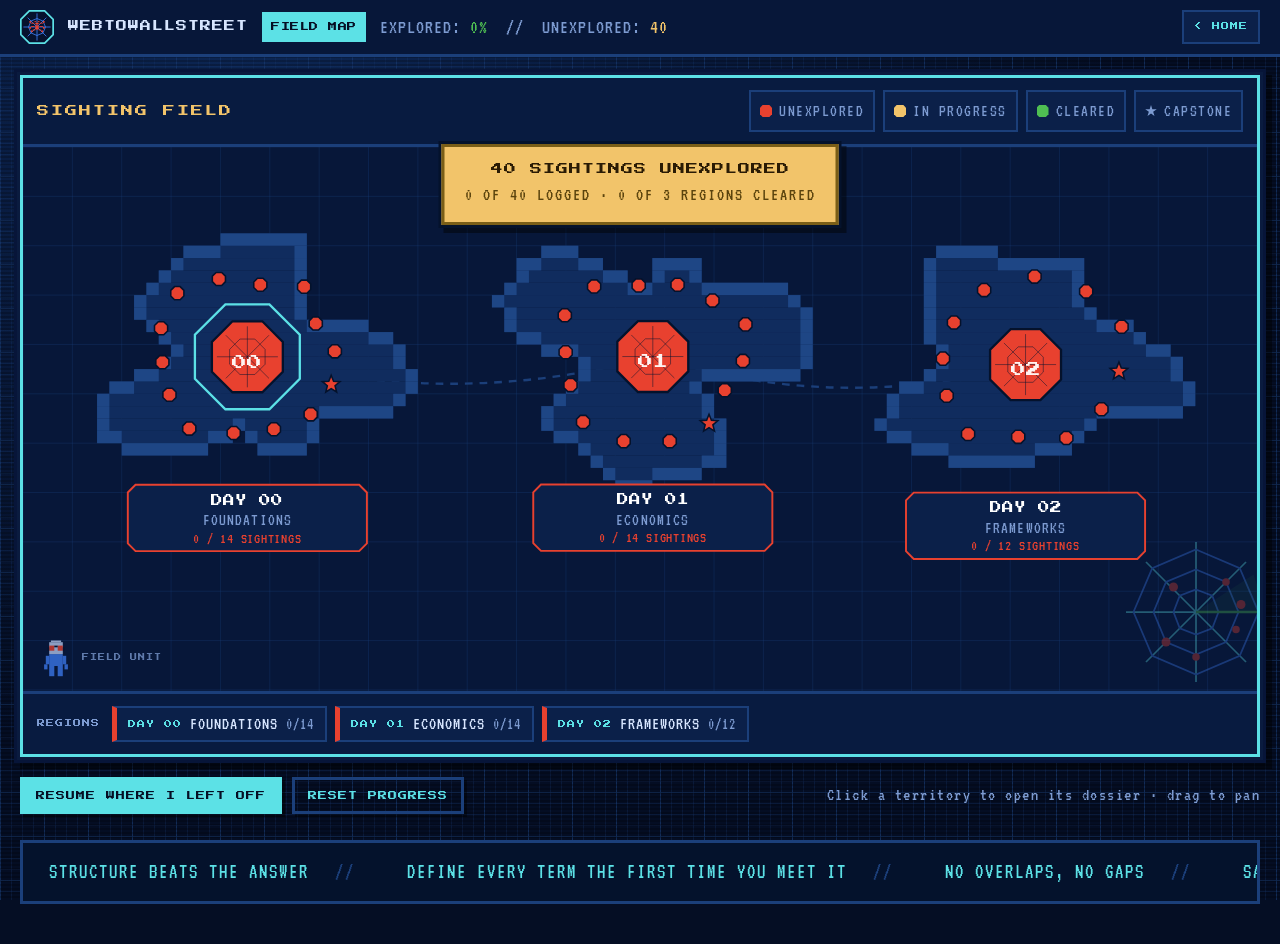
<file: map.html>
<!DOCTYPE html>
<html lang="en">
<head>
<meta charset="utf-8">
<meta name="viewport" content="width=device-width, initial-scale=1, viewport-fit=cover">
<meta name="theme-color" content="#071739">
<title>Field Map — WebToWallStreet</title>
<meta name="description" content="The WebToWallStreet field map. Every day of the consulting curriculum as a territory to explore.">
<link rel="preconnect" href="https://fonts.googleapis.com">
<link rel="preconnect" href="https://fonts.gstatic.com" crossorigin>
<link href="https://fonts.googleapis.com/css2?family=Press+Start+2P&family=VT323&family=Space+Grotesk:wght@400;500;700&display=swap" rel="stylesheet">
<link rel="stylesheet" href="assets/css/w2ws.css">
</head>
<body>

<div class="map-bg" aria-hidden="true"></div>

<div class="topbar">
  <div class="topbar-in">
    <svg class="emblem" viewBox="0 0 40 40" aria-hidden="true">
      <polygon class="e-plate" points="11,1 29,1 39,11 39,29 29,39 11,39 1,29 1,11"/>
      <polygon class="e-edge" points="11,1 29,1 39,11 39,29 29,39 11,39 1,29 1,11"/>
      <g class="e-web">
        <line x1="20" y1="20" x2="20" y2="4"/><line x1="20" y1="20" x2="31" y2="9"/>
        <line x1="20" y1="20" x2="36" y2="20"/><line x1="20" y1="20" x2="31" y2="31"/>
        <line x1="20" y1="20" x2="20" y2="36"/><line x1="20" y1="20" x2="9" y2="31"/>
        <line x1="20" y1="20" x2="4" y2="20"/><line x1="20" y1="20" x2="9" y2="9"/>
        <polygon points="20,10 27,13 30,20 27,27 20,30 13,27 10,20 13,13"/>
      </g>
      <g class="e-bug">
        <rect x="18" y="18" width="4" height="5"/><rect x="18" y="15" width="4" height="2"/>
        <rect x="17" y="13" width="2" height="1"/><rect x="21" y="13" width="2" height="1"/>
        <rect x="13" y="15" width="4" height="1"/><rect x="11" y="13" width="2" height="2"/>
        <rect x="23" y="15" width="4" height="1"/><rect x="27" y="13" width="2" height="2"/>
        <rect x="13" y="19" width="4" height="1"/><rect x="11" y="20" width="2" height="2"/>
        <rect x="23" y="19" width="4" height="1"/><rect x="27" y="20" width="2" height="2"/>
        <rect x="15" y="23" width="3" height="1"/><rect x="13" y="24" width="2" height="2"/>
        <rect x="22" y="23" width="3" height="1"/><rect x="25" y="24" width="2" height="2"/>
      </g>
    </svg>
    <span class="tb-name">WEBTOWALLSTREET</span>
    <span class="tb-badge">FIELD MAP</span>
    <span class="tb-tick" id="tick">EXPLORED: <b>0%</b></span>
    <span class="tb-spacer"></span>
    <a class="tb-link" href="index.html">&lt; HOME</a>
  </div>
</div>

<div class="mapwrap">

  <main class="stage px">

    <div class="stage-top">
      <span class="stage-title">SIGHTING FIELD</span>
      <div class="legend">
        <span class="lg new"><i></i>Unexplored</span>
        <span class="lg part"><i></i>In progress</span>
        <span class="lg done"><i></i>Cleared</span>
        <span class="lg star"><i></i>Capstone</span>
      </div>
    </div>

    <div class="counter" id="counter">&mdash;</div>

    <!-- the map itself, rendered by assets/js/map.js -->
    <div class="field" id="field" tabindex="0" aria-label="Field map. Drag to pan."></div>

    <div class="field-orn orn-radar" aria-hidden="true">
      <svg class="radar" viewBox="0 0 120 120">
        <g class="strand">
          <line x1="60" y1="60" x2="60" y2="4"/><line x1="60" y1="60" x2="100" y2="20"/>
          <line x1="60" y1="60" x2="116" y2="60"/><line x1="60" y1="60" x2="100" y2="100"/>
          <line x1="60" y1="60" x2="60" y2="116"/><line x1="60" y1="60" x2="20" y2="100"/>
          <line x1="60" y1="60" x2="4" y2="60"/><line x1="60" y1="60" x2="20" y2="20"/>
        </g>
        <g class="ring">
          <polygon points="60,42 73,47 78,60 73,73 60,78 47,73 42,60 47,47"/>
          <polygon points="60,26 84,36 94,60 84,84 60,94 36,84 26,60 36,36"/>
          <polygon points="60,10 95,25 110,60 95,95 60,110 25,95 10,60 25,25"/>
        </g>
        <g class="sweep"><polygon points="60,60 116,60 106,30"/><line x1="60" y1="60" x2="116" y2="60"/></g>
        <g id="radarBlips"></g>
      </svg>
    </div>

    <div class="field-orn orn-agent agent" aria-hidden="true">
      <svg viewBox="0 0 20 24">
        <g class="a-body">
          <rect x="6" y="10" width="8" height="7"/><rect x="4" y="11" width="2" height="5"/>
          <rect x="14" y="11" width="2" height="5"/><rect x="6" y="17" width="3" height="6"/>
          <rect x="11" y="17" width="3" height="6"/><rect x="3" y="16" width="2" height="3"/>
          <rect x="15" y="16" width="2" height="3"/>
        </g>
        <g class="a-head"><rect x="6" y="3" width="8" height="7"/><rect x="7" y="2" width="6" height="1"/></g>
        <g class="a-visor"><rect x="6" y="5" width="3" height="3"/><rect x="11" y="5" width="3" height="3"/></g>
        <g class="a-strap"><rect x="9" y="5" width="2" height="1"/><rect x="5" y="6" width="1" height="2"/><rect x="14" y="6" width="1" height="2"/></g>
      </svg>
      <span class="a-tag">FIELD UNIT</span>
    </div>

    <nav class="regionbar" id="regionbar" aria-label="Regions"></nav>

  </main>

  <div class="maptools">
    <button class="btn sm" type="button" id="resumeBtn">RESUME WHERE I LEFT OFF</button>
    <button class="btn sm ghost" type="button" id="resetBtn">RESET PROGRESS</button>
    <span class="note" id="persistNote">Click a territory to open its dossier &middot; drag to pan</span>
  </div>

  <div class="ticker" aria-hidden="true">
    <div class="ticker-in" id="tickerIn"></div>
  </div>

</div>

<!-- ============ dossier panel ============ -->
<div class="scrim" id="scrim"></div>

<aside class="dossier" id="dossier" role="dialog" aria-modal="true"
       aria-labelledby="dosTitle" aria-hidden="true">
  <div class="dos-head">
    <p class="dos-eyebrow" id="dosEyebrow">REGION</p>
    <h2 class="dos-title" id="dosTitle">&mdash;</h2>
    <button class="dos-close" type="button" id="dosClose" aria-label="Close dossier">&#10005;</button>
  </div>
  <div class="dos-body" id="dosBody"></div>
  <div class="dos-foot" id="dosFoot"></div>
</aside>

<div class="toast" id="toast" role="status" aria-live="polite"></div>

<script src="assets/js/curriculum.js"></script>
<script src="assets/js/progress.js"></script>
<script src="assets/js/map.js"></script>
</body>
</html>
</file>
<file: assets/css/w2ws.css>
/* ============================================================
   WebToWallStreet — shared shell
   Tokens and components per DESIGN.md. Zero border-radius, ever.
   ============================================================ */

:root{
  --void:#050E24;
  --deep:#0A1B3F;
  --panel:#0F2551;
  --panel2:#14346B;
  --grid:#1B3F7A;
  --cyan:#5CE1E6;
  --blue:#3D7BF0;
  --red:#E8412F;
  --green:#4FBF52;
  --amber:#F2C46A;
  --ink:#D8E6FF;
  --dim:#7D9BD1;
  --display:'Press Start 2P',monospace;
  --hud:'VT323',monospace;
  --body:'Space Grotesk',system-ui,sans-serif;

  /* land / sea, map only */
  --sea:#071739;
  --land:#102C5E;
  --shore:#1E4685;
}

*{box-sizing:border-box;-webkit-tap-highlight-color:rgba(92,225,230,.25)}
html{-webkit-text-size-adjust:100%;overflow-x:hidden}
body{
  margin:0;overflow-x:hidden;
  background:var(--void);
  color:var(--ink);
  font-family:var(--body);
  font-size:17px;
  line-height:1.72;
  -webkit-font-smoothing:antialiased;
}
img,svg{max-width:100%}

/* ---- grid map atmosphere ---- */
.map-bg{
  position:fixed;inset:0;z-index:0;pointer-events:none;
  background:
    linear-gradient(rgba(27,63,122,.55) 1px,transparent 1px) 0 0/44px 44px,
    linear-gradient(90deg,rgba(27,63,122,.55) 1px,transparent 1px) 0 0/44px 44px,
    linear-gradient(rgba(27,63,122,.28) 1px,transparent 1px) 0 0/11px 11px,
    linear-gradient(90deg,rgba(27,63,122,.28) 1px,transparent 1px) 0 0/11px 11px,
    radial-gradient(ellipse at 20% 0%,#0E2A5C 0%,#050E24 60%);
  opacity:.9;
}
.map-bg::after{
  content:"";position:absolute;inset:0;
  background:repeating-linear-gradient(180deg,rgba(0,0,0,.22) 0 2px,transparent 2px 4px);
  mix-blend-mode:multiply;
}
.wrap{position:relative;z-index:1;max-width:1200px;margin:0 auto;padding:0 20px 90px}

/* ---- pixel frames ---- */
.px{
  background:var(--panel);
  border:3px solid var(--cyan);
  box-shadow:
    0 0 0 3px var(--deep),
    0 0 0 6px #071539,
    6px 6px 0 6px rgba(0,0,0,.45);
}
.px-flat{
  background:var(--panel);
  border:3px solid var(--grid);
  box-shadow:4px 4px 0 0 rgba(0,0,0,.4);
}

/* ---- top bar ---- */
.topbar{
  position:sticky;top:0;z-index:60;
  background:#071739;
  border-bottom:3px solid var(--grid);
  padding:10px 20px;
}
.topbar-in{
  max-width:1440px;margin:0 auto;
  display:flex;align-items:center;gap:14px;flex-wrap:wrap;
}
.tb-name{font-family:var(--display);font-size:11px;color:var(--ink);letter-spacing:1px}
.tb-badge{
  font-family:var(--display);font-size:9px;color:var(--void);
  background:var(--cyan);padding:7px 9px;letter-spacing:.5px;
}
.tb-tick{font-family:var(--hud);font-size:20px;color:var(--dim);letter-spacing:1px}
.tb-tick b{color:var(--green);font-weight:400}
.tb-tick i{color:var(--amber);font-style:normal}
.tb-spacer{flex:1 1 auto}
.tb-link{
  font-family:var(--display);font-size:8px;letter-spacing:1px;text-decoration:none;
  color:var(--cyan);background:#0B2049;border:2px solid var(--grid);
  padding:8px 10px;transition:background .12s,border-color .12s,color .12s;
}
.tb-link:hover,.tb-link:focus-visible{background:#153B7C;border-color:var(--cyan);color:#fff;outline:none}

/* ---- emblem ---- */
.emblem{width:34px;height:34px;flex:none;display:block}
.emblem .e-plate{fill:#06122E}
.emblem .e-edge{fill:none;stroke:var(--cyan);stroke-width:2}
.emblem .e-web line,.emblem .e-web polygon{stroke:var(--blue);fill:none;stroke-width:1}
.emblem .e-bug rect{fill:var(--red)}
.emblem-lg{width:92px;height:92px;margin:0 auto 18px}
.emblem-lg .e-edge{stroke:var(--amber);stroke-width:2.2}
.emblem-lg .e-web line,.emblem-lg .e-web polygon{stroke:var(--cyan);opacity:.75}

/* ---- corner brackets ---- */
.corner{position:absolute;width:34px;height:34px;opacity:.85;pointer-events:none}
.corner svg{display:block;width:100%;height:100%}
.corner path{stroke:var(--cyan);fill:none;stroke-width:1.6}
.corner.tl{top:-3px;left:-3px}
.corner.tr{top:-3px;right:-3px;transform:scaleX(-1)}
.corner.bl{bottom:-3px;left:-3px;transform:scaleY(-1)}
.corner.br{bottom:-3px;right:-3px;transform:scale(-1)}

/* ---- web furniture ---- */
.webcorner{position:absolute;width:78px;height:78px;pointer-events:none;opacity:.5}
.webcorner path{stroke:var(--grid);fill:none;stroke-width:1.3}
.wc-tl{top:0;left:0}
.wc-br{bottom:0;right:0;transform:scale(-1)}

.radar{width:190px;height:190px;opacity:.34;pointer-events:none}
.radar .strand{stroke:var(--cyan);fill:none;stroke-width:1.4}
.radar .ring{stroke:var(--blue);fill:none;stroke-width:1.4}
.radar .blip{fill:var(--red);animation:pulse 2.2s steps(2,end) infinite}
.radar .blip:nth-of-type(2){animation-delay:1.1s}
.radar .blip.done{fill:var(--green)}
.radar .sweep{transform-origin:60px 60px;animation:sweep 5.5s steps(16,end) infinite}
.radar .sweep line{stroke:var(--green);stroke-width:2}
.radar .sweep polygon{fill:var(--green);opacity:.16}
@keyframes sweep{from{transform:rotate(0deg)}to{transform:rotate(360deg)}}
@keyframes pulse{0%,49%{opacity:1}50%,100%{opacity:.25}}

.agent{display:flex;align-items:center;gap:9px;opacity:.75;pointer-events:none}
.agent svg{width:34px;height:41px;display:block}
.agent .a-body rect{fill:var(--blue)}
.agent .a-head rect{fill:#B9CCF0}
.agent .a-visor rect{fill:var(--red)}
.agent .a-strap rect{fill:#06122E}
.agent .a-tag{font-family:var(--display);font-size:7px;color:var(--dim);letter-spacing:1px}

.strandline{display:block;width:100%;height:26px;margin:48px 0 0;opacity:.5}
.strandline path{stroke:var(--grid);fill:none;stroke-width:2}
.strandline circle{fill:var(--blue)}

/* ---- buttons ---- */
.btn{
  display:inline-block;font-family:var(--display);font-size:12px;letter-spacing:1px;
  text-decoration:none;text-align:center;cursor:pointer;
  color:var(--void);background:var(--cyan);
  border:3px solid var(--cyan);padding:16px 22px;
  box-shadow:0 0 0 3px var(--deep),6px 6px 0 3px rgba(0,0,0,.5);
  transition:transform .12s steps(2),background .12s,box-shadow .12s;
}
.btn:hover,.btn:focus-visible{
  background:#8CF3F7;border-color:#8CF3F7;transform:translate(-3px,-3px);
  box-shadow:0 0 0 3px var(--deep),9px 9px 0 3px rgba(0,0,0,.5);outline:none;
}
.btn:active{transform:translate(0,0);box-shadow:0 0 0 3px var(--deep),3px 3px 0 3px rgba(0,0,0,.5)}
.btn.ghost{
  color:var(--cyan);background:transparent;border-color:var(--grid);
  box-shadow:4px 4px 0 0 rgba(0,0,0,.4);
}
.btn.ghost:hover,.btn.ghost:focus-visible{background:#153B7C;border-color:var(--cyan);color:#fff}
.btn.sm{font-size:9px;padding:11px 13px;box-shadow:3px 3px 0 0 rgba(0,0,0,.4)}
.btn.sm:hover,.btn.sm:focus-visible{transform:translate(-2px,-2px);box-shadow:5px 5px 0 0 rgba(0,0,0,.4)}

/* ---- ticker ---- */
.ticker{
  position:relative;overflow:hidden;
  background:#04122C;border:3px solid var(--grid);
  padding:11px 0;margin-top:26px;
}
.ticker-in{display:flex;width:max-content;animation:crawl 42s linear infinite}
.ticker-in span{
  font-family:var(--hud);font-size:21px;letter-spacing:2px;text-transform:uppercase;
  color:var(--cyan);padding:0 26px;white-space:nowrap;
}
.ticker-in span::after{content:"//";color:var(--grid);margin-left:26px}
@keyframes crawl{from{transform:translateX(0)}to{transform:translateX(-50%)}}

/* ============================================================
   LANDING
   ============================================================ */
.land{
  position:relative;z-index:1;
  min-height:calc(100vh - 60px);
  display:flex;flex-direction:column;justify-content:center;
  max-width:1000px;margin:0 auto;padding:56px 20px 40px;
}
.land .plate{position:relative;padding:38px 34px 34px;text-align:center}
.land .eyebrow{
  font-family:var(--hud);font-size:21px;letter-spacing:3px;text-transform:uppercase;
  color:var(--dim);margin:0 0 14px;
}
.land h1{
  font-family:var(--display);
  font-size:clamp(19px,4.6vw,42px);
  line-height:1.45;margin:0;color:#fff;
  text-shadow:0 3px 0 var(--blue),0 6px 0 rgba(0,0,0,.5);
  letter-spacing:1px;
}
.land h1 em{color:var(--amber);font-style:normal}
.land .sub{
  font-family:var(--hud);font-size:25px;color:var(--cyan);
  letter-spacing:2px;margin:20px 0 0;text-transform:uppercase;
}
.land .lede{max-width:640px;margin:24px auto 0;color:var(--dim);font-size:17px}
.land .lede b{color:var(--ink);font-weight:500}
.land .cta{margin:34px 0 0;display:flex;gap:14px;justify-content:center;flex-wrap:wrap}
.land .stats{
  margin:34px auto 0;display:flex;gap:10px;justify-content:center;flex-wrap:wrap;
}
.stat{
  background:#0B2049;border:2px solid var(--grid);padding:11px 15px;min-width:118px;
}
.stat b{
  display:block;font-family:var(--display);font-size:17px;color:var(--amber);
  line-height:1.5;
}
.stat span{
  display:block;font-family:var(--hud);font-size:17px;letter-spacing:1.5px;
  text-transform:uppercase;color:var(--dim);
}
.land .foot{
  margin:38px 0 0;text-align:center;
  font-family:var(--hud);font-size:18px;letter-spacing:1.5px;color:var(--dim);
}
.land-orn{
  display:flex;align-items:flex-end;justify-content:space-between;margin-top:8px;
}

/* ============================================================
   FIELD MAP
   ============================================================ */
.mapwrap{position:relative;z-index:1;max-width:1440px;margin:0 auto;padding:18px 20px 40px}

.stage{position:relative;padding:0;overflow:hidden}
.stage-top{
  display:flex;align-items:center;gap:12px;flex-wrap:wrap;
  padding:12px 14px;border-bottom:3px solid var(--grid);background:#081B40;
}
.stage-title{
  font-family:var(--display);font-size:12px;letter-spacing:2px;color:var(--amber);
}
.legend{display:flex;gap:8px;flex-wrap:wrap;margin-left:auto}
.lg{
  display:flex;align-items:center;gap:7px;
  font-family:var(--hud);font-size:17px;letter-spacing:1.5px;text-transform:uppercase;
  color:var(--dim);background:#0B2049;border:2px solid var(--grid);padding:4px 9px;
}
.lg i{
  width:12px;height:12px;flex:none;display:block;
  clip-path:polygon(22% 0,78% 0,100% 22%,100% 78%,78% 100%,22% 100%,0 78%,0 22%);
}
.lg.new i{background:var(--red)}
.lg.part i{background:var(--amber)}
.lg.done i{background:var(--green)}
.lg.star i{
  background:var(--dim);
  clip-path:polygon(50% 0,61% 35%,98% 35%,68% 57%,79% 91%,50% 70%,21% 91%,32% 57%,2% 35%,39% 35%);
}

/* the scrollable field */
.field{
  position:relative;background:var(--sea);
  overflow:auto;
  -webkit-overflow-scrolling:touch;
  cursor:grab;
}
.field.dragging{cursor:grabbing}
.field svg.mapsvg{display:block;width:100%;min-width:880px;height:auto}

/* counter plaque, over the field */
.counter{
  position:absolute;top:66px;left:50%;transform:translateX(-50%);
  z-index:5;pointer-events:none;
  background:var(--amber);color:#2A1B04;
  border:3px solid #7A5E17;
  box-shadow:0 0 0 3px #04122C,5px 5px 0 3px rgba(0,0,0,.45);
  padding:12px 20px;text-align:center;
  font-family:var(--display);font-size:12px;line-height:1.7;letter-spacing:1px;
  max-width:min(92%,420px);
}
.counter small{
  display:block;font-family:var(--hud);font-size:18px;letter-spacing:2px;
  text-transform:uppercase;color:#5A430D;
}

/* field furniture */
/* both sit clear of the region strip along the bottom of the stage */
.field-orn{position:absolute;pointer-events:none;z-index:4}
.orn-radar{right:-14px;bottom:58px}
.orn-radar .radar{width:150px;height:150px}
.orn-agent{left:16px;bottom:76px}

/* region index strip */
.regionbar{
  display:flex;gap:8px;flex-wrap:wrap;align-items:center;
  padding:12px 14px;border-top:3px solid var(--grid);background:#081B40;
}
.regionbar .rb-lab{
  font-family:var(--display);font-size:8px;letter-spacing:1px;color:var(--dim);
  margin-right:4px;
}
.rchip{
  display:flex;align-items:center;gap:8px;cursor:pointer;
  background:#0B2049;border:2px solid var(--grid);padding:7px 11px;
  font-family:var(--hud);font-size:18px;letter-spacing:1px;color:var(--ink);
  transition:background .12s,border-color .12s,transform .12s steps(2);
}
.rchip b{font-family:var(--display);font-size:8px;color:var(--cyan);font-weight:400}
.rchip u{
  text-decoration:none;font-family:var(--hud);font-size:16px;color:var(--dim);
  letter-spacing:1px;
}
.rchip:hover,.rchip:focus-visible{background:#153B7C;border-color:var(--cyan);outline:none;transform:translate(-2px,-2px)}
.rchip.s-part{border-left:5px solid var(--amber)}
.rchip.s-done{border-left:5px solid var(--green)}
.rchip.s-new{border-left:5px solid var(--red)}

/* map controls under the stage */
.maptools{
  display:flex;gap:10px;align-items:center;flex-wrap:wrap;margin-top:20px;
}
.maptools .note{
  font-family:var(--hud);font-size:18px;letter-spacing:1.5px;color:var(--dim);
  margin-left:auto;
}

/* ---- SVG map internals ---- */
.mapsvg .sea-grid line{stroke:rgba(27,63,122,.42);stroke-width:1}
.mapsvg .isl-land{fill:var(--land)}
.mapsvg .isl-shore{fill:var(--shore)}
.mapsvg .route{
  stroke:var(--grid);stroke-width:3;fill:none;
  stroke-dasharray:10 9;
}
.mapsvg .route-node{fill:var(--grid)}

.mapsvg .terr{cursor:pointer}
.mapsvg .terr:focus{outline:none}
.mapsvg .terr .halo{fill:none;stroke:var(--cyan);stroke-width:2;opacity:0}
.mapsvg .terr:hover .halo,.mapsvg .terr:focus-visible .halo{opacity:.9}
.mapsvg .terr:focus-visible .halo{stroke:#fff;stroke-width:3;opacity:1}

/* Colour is progress, never variety (DESIGN.md §2).
   red = outstanding · amber = in progress · green = cleared.
   Cyan is reserved for chrome — frames, routes, labels — so it never
   competes with a state colour. */
.mapsvg .pin-body{fill:var(--red);stroke:#04122C;stroke-width:3}
.mapsvg .pin-num{
  font-family:var(--display);font-size:19px;fill:#FFF3F1;
  text-anchor:middle;dominant-baseline:central;
}
.mapsvg .s-part .pin-body{fill:var(--amber)}
.mapsvg .s-part .pin-num{fill:#2A1B04}
.mapsvg .s-done .pin-body{fill:var(--green)}
.mapsvg .s-done .pin-num{fill:#06210A}

.mapsvg .pin-web line,.mapsvg .pin-web polygon{stroke:#06122E;fill:none;stroke-width:1.2;opacity:.55}

.mapsvg .plate-bg{fill:#0B2049;stroke:var(--red);stroke-width:2.5}
.mapsvg .s-done .plate-bg{stroke:var(--green)}
.mapsvg .s-part .plate-bg{stroke:var(--amber)}
.mapsvg .terr:hover .plate-bg,.mapsvg .terr:focus-visible .plate-bg{fill:#153B7C;stroke:var(--cyan)}
.mapsvg .plate-day{
  font-family:var(--display);font-size:15px;fill:#fff;text-anchor:middle;
}
.mapsvg .plate-sub{
  font-family:var(--hud);font-size:22px;fill:var(--dim);text-anchor:middle;letter-spacing:1.5px;
}
.mapsvg .plate-cnt{
  font-family:var(--hud);font-size:20px;fill:var(--red);text-anchor:middle;letter-spacing:1px;
}
.mapsvg .s-done .plate-cnt{fill:var(--green)}
.mapsvg .s-part .plate-cnt{fill:var(--amber)}

/* Concept markers. Shape carries KIND, colour carries STATE:
   an octagon is an ordinary sighting, a star is the region's capstone.
   The dark stroke is what makes them read against the land, the way
   the reference's markers do. */
.mapsvg .blip-c{fill:var(--red);stroke:#04122C;stroke-width:2}
.mapsvg .blip-c.on{fill:var(--green)}
.mapsvg .blip-star{fill:var(--red);stroke:#04122C;stroke-width:2}
.mapsvg .blip-star.on{fill:var(--green)}
.mapsvg .blip-ring{fill:none;stroke:var(--grid);stroke-width:1.5;opacity:.5}

.mapsvg .flag polygon{fill:var(--green)}
.mapsvg .flag rect{fill:#04122C}

/* pulsing ring on the region you are furthest into */
.mapsvg .here{
  fill:none;stroke:var(--cyan);stroke-width:3;
  animation:hereglow 1.8s steps(2,end) infinite;
}
@keyframes hereglow{0%,49%{opacity:.85}50%,100%{opacity:.2}}

/* ============================================================
   DOSSIER PANEL
   ============================================================ */
.scrim{
  position:fixed;inset:0;z-index:80;background:rgba(3,9,24,.72);
  opacity:0;visibility:hidden;transition:opacity .18s;
}
.scrim.open{opacity:1;visibility:visible}

.dossier{
  position:fixed;top:0;right:0;bottom:0;z-index:90;
  width:min(460px,100%);
  background:var(--panel);border-left:3px solid var(--cyan);
  display:flex;flex-direction:column;
  transform:translateX(100%);
  transition:transform .22s steps(4,end);
  visibility:hidden;
}
.dossier.open{transform:translateX(0);visibility:visible}

.dos-head{
  padding:16px 18px;background:#081B40;border-bottom:3px solid var(--grid);
  position:relative;flex:none;
}
.dos-eyebrow{
  font-family:var(--hud);font-size:19px;letter-spacing:2.5px;text-transform:uppercase;
  color:var(--dim);margin:0 0 6px;
}
.dos-title{
  font-family:var(--display);font-size:14px;line-height:1.6;color:#fff;margin:0;
  letter-spacing:.5px;padding-right:44px;
}
.dos-close{
  position:absolute;top:14px;right:14px;
  width:34px;height:34px;flex:none;cursor:pointer;
  background:#0B2049;border:2px solid var(--grid);color:var(--cyan);
  font-family:var(--display);font-size:11px;line-height:1;
  display:grid;place-items:center;
}
.dos-close:hover,.dos-close:focus-visible{background:var(--red);border-color:var(--red);color:#fff;outline:none}

.dos-body{flex:1 1 auto;overflow-y:auto;padding:18px}
.dos-lede{margin:0 0 18px;color:var(--dim);font-size:16px}

.bar{
  height:20px;background:#04122C;border:2px solid var(--grid);
  position:relative;overflow:hidden;margin:0 0 8px;
}
.bar i{
  display:block;height:100%;width:0;background:var(--green);
  transition:width .2s steps(6,end);
}
.bar.part i{background:var(--amber)}
.bar-lab{
  font-family:var(--hud);font-size:19px;letter-spacing:1.5px;text-transform:uppercase;
  color:var(--dim);margin:0 0 18px;
}
.bar-lab b{color:var(--ink);font-weight:400}

.dos-actions{display:flex;gap:9px;flex-wrap:wrap;margin:0 0 20px}

.dos-h{
  font-family:var(--display);font-size:9px;letter-spacing:1.5px;color:var(--amber);
  margin:0 0 10px;
}
.slist{list-style:none;margin:0;padding:0;display:flex;flex-direction:column;gap:6px}
.srow{
  display:flex;align-items:flex-start;gap:10px;
  background:#0B2049;border:2px solid var(--grid);padding:9px 10px;
}
.srow.on{border-color:var(--green);background:#0C2A3C}
.stog{
  flex:none;width:26px;height:26px;margin-top:1px;cursor:pointer;
  background:#04122C;border:2px solid var(--grid);color:var(--green);
  font-family:var(--display);font-size:10px;line-height:1;
  display:grid;place-items:center;
}
.stog:hover,.stog:focus-visible{border-color:var(--cyan);outline:none}
.srow.on .stog{background:var(--green);border-color:var(--green);color:#04122C}
.s-txt{flex:1 1 auto;min-width:0}
.s-no{
  font-family:var(--display);font-size:7px;color:var(--dim);letter-spacing:1px;
  display:block;margin-bottom:2px;
}
.s-t{font-family:var(--body);font-weight:700;font-size:14.5px;line-height:1.35;display:block}
.s-s{font-family:var(--hud);font-size:17px;color:var(--dim);line-height:1.25;display:block}
.s-go{
  flex:none;align-self:center;text-decoration:none;
  font-family:var(--display);font-size:9px;color:var(--cyan);
  background:#04122C;border:2px solid var(--grid);padding:7px 8px;line-height:1;
}
.s-go:hover,.s-go:focus-visible{background:var(--cyan);color:#04122C;border-color:var(--cyan);outline:none}

.dos-foot{
  flex:none;padding:14px 18px;background:#081B40;border-top:3px solid var(--grid);
  display:flex;gap:9px;flex-wrap:wrap;
}

/* ---- toast ---- */
.toast{
  position:fixed;left:50%;bottom:26px;transform:translate(-50%,20px);
  z-index:120;pointer-events:none;
  background:var(--green);color:#04122C;border:3px solid #2A7A2C;
  box-shadow:4px 4px 0 3px rgba(0,0,0,.5);
  padding:12px 18px;font-family:var(--display);font-size:10px;letter-spacing:1px;
  opacity:0;transition:opacity .18s,transform .18s;
}
.toast.show{opacity:1;transform:translate(-50%,0)}

/* ============================================================
   RESPONSIVE
   ============================================================ */
@media(max-width:1100px){
  .counter{top:56px;font-size:11px;padding:10px 16px}
}
@media(max-width:900px){
  .field-orn.orn-agent{display:none}
  .radar{width:150px;height:150px}
  .land{min-height:auto;padding-top:40px}
  .land-orn{display:none}
}
@media(max-width:760px){
  .legend{margin-left:0;width:100%}
  .stage-top{gap:9px}
}
@media(max-width:700px){
  .field-orn.orn-radar{display:none}
}
@media(max-width:640px){
  body{font-size:16px;line-height:1.68}
  .wrap,.mapwrap{padding-left:12px;padding-right:12px}
  .topbar{padding:9px 12px}
  .tb-tick{font-size:18px}
  .land .plate{padding:26px 18px 24px}
  .land .sub{font-size:21px}
  .btn{font-size:10px;padding:15px 16px;width:100%}
  .land .cta{flex-direction:column}
  .counter{
    position:static;transform:none;max-width:none;margin:0;
    border-left:0;border-right:0;box-shadow:none;font-size:10px;
  }
  .field svg.mapsvg{min-width:760px}
  .webcorner{width:52px;height:52px;opacity:.35}
  .dossier{width:100%;border-left:0;border-top:3px solid var(--cyan)}
  .dos-title{font-size:12px}

  /* 44px touch floor — DESIGN.md §7. Anything tappable clears a fingertip. */
  .stog{width:44px;height:44px;font-size:12px}
  .dos-close{width:44px;height:44px}
  .s-go{min-height:44px;display:flex;align-items:center;padding:0 12px}
  .btn.sm{min-height:44px;padding:13px 14px}
  .tb-link{min-height:44px;display:inline-flex;align-items:center}
  .rchip{min-height:44px}
  .srow{padding:10px}

  /* hover transforms are meaningless on touch and leave states stuck */
  .btn:hover,.btn:focus-visible,
  .btn.sm:hover,.btn.sm:focus-visible,
  .rchip:hover,.rchip:focus-visible{transform:none}
  .btn:active{transform:translate(2px,2px)}
}
@media(max-width:380px){
  .stat{min-width:0;flex:1 1 44%}
  .stage-title{font-size:10px}
  .land h1{line-height:1.55}
}

/* ---- accessibility ---- */
:focus-visible{outline:3px solid var(--cyan);outline-offset:2px}
.sr{
  position:absolute;width:1px;height:1px;padding:0;margin:-1px;
  overflow:hidden;clip:rect(0 0 0 0);white-space:nowrap;border:0;
}
@media (prefers-reduced-motion: reduce){
  *,*::before,*::after{
    animation-duration:.001ms !important;
    animation-iteration-count:1 !important;
    transition-duration:.001ms !important;
    scroll-behavior:auto !important;
  }
  .ticker-in{animation:none}
}
</file>
